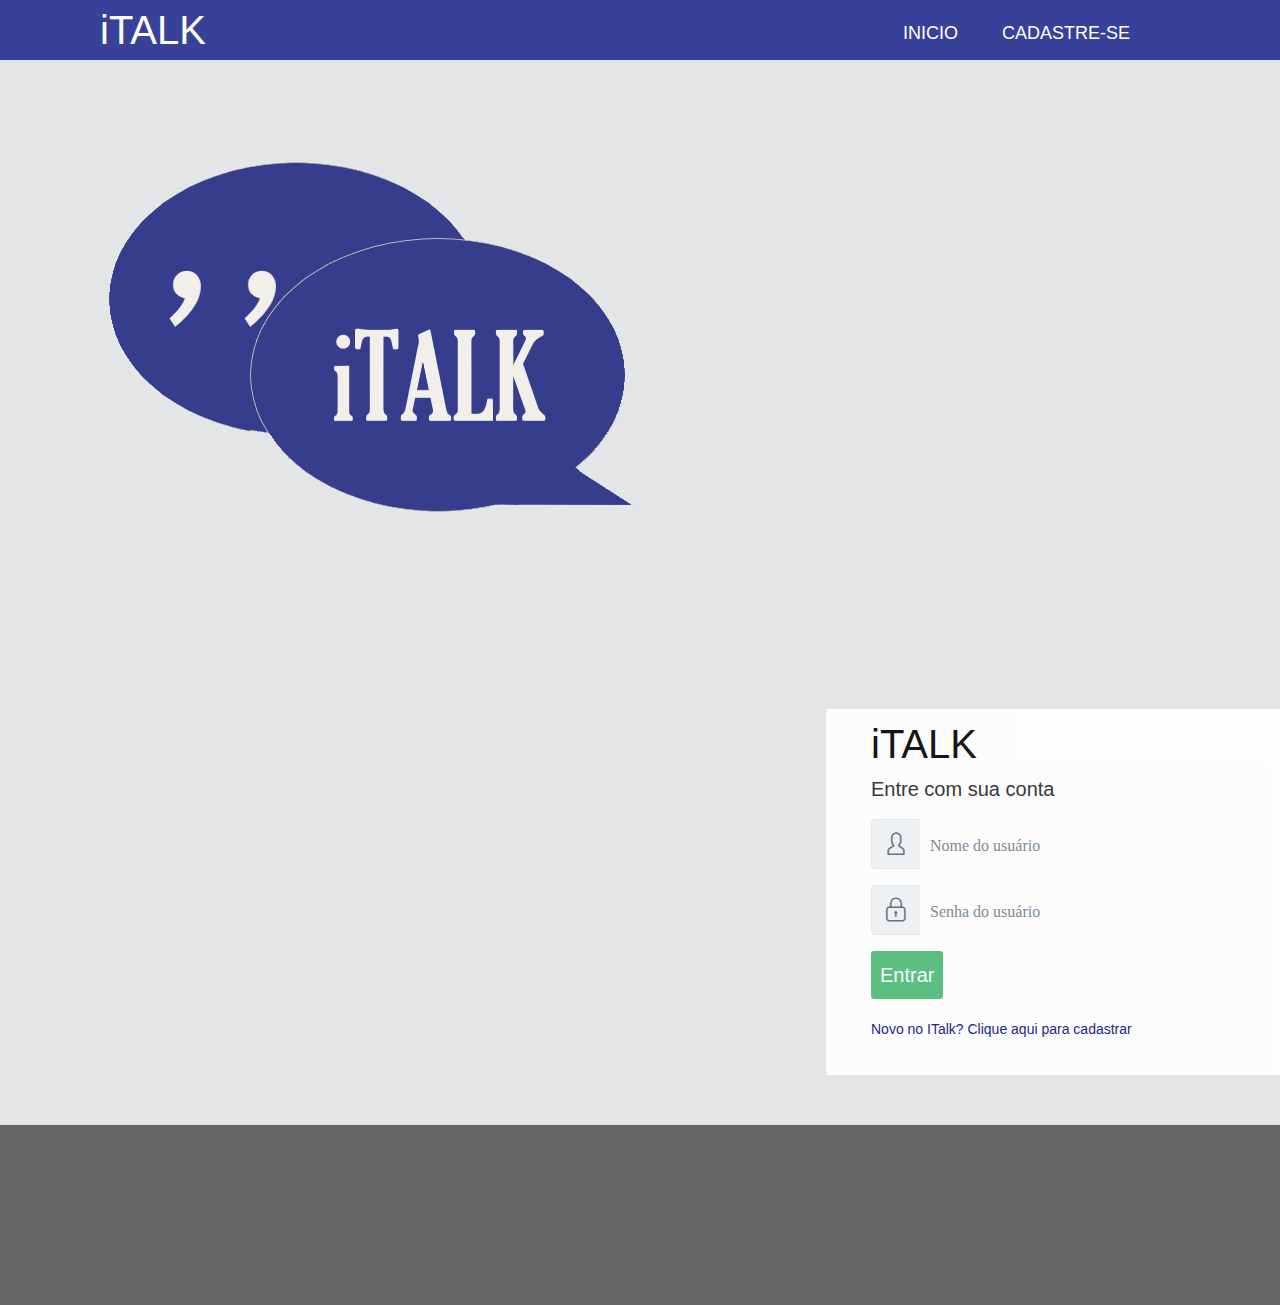
<file: index.html>
<!DOCTYPE html>
<html>
<head>
    <meta content-type="application/json">
    <meta charset="utf-8">
    <title>Italk - Home</title>
    <link rel="stylesheet" href="assets/css/estilo.css" type="text/css">
    <link rel="stylesheet" href="assets/coreui-free-bootstrap-admin-template-master/css/style.min.css">
    <link rel="stylesheet"
        href="assets/coreui-free-bootstrap-admin-template-master/vendors/simple-line-icons/css/simple-line-icons.css">
    <link rel="stylesheet"
        href="assets/coreui-free-bootstrap-admin-template-master/vendors/font-awesome/css/font-awesome.min.css">
    <link rel="stylesheet"
        href="assets/coreui-free-bootstrap-admin-template-master/vendors/@coreui/icons/css/coreui-icons.min.css">
    <link href="https://fonts.googleapis.com/css?family=Open+Sans+Condensed:300&display=swap" rel="stylesheet">
    <link href="https://fonts.googleapis.com/css?family=Livvic&display=swap" rel="stylesheet">
</head>
<body>
    <!-- barra de navegação -->
    <header id="cabecalho">
        <a  href="index.html"> <span id="logo">iTALK</span></a>
        <nav id="barra-navegacao">
            <a class="link" href="index.html">INICIO</a>
            <a class="link" href="cadastro.html">CADASTRE-SE</a>
        </nav>
    </header>
    <main>
        <div id="conteudo-boas-vindas">
            <img src="img/logo.png">
        </div>
        <div id="tela-login">
            <div id="head-login">
                <p id="logo-login">iTALK</p>
                <span id="subtitulo-login">Entre com sua conta</span>
            </div>
            <div>
                <div class="input-group mb-3">
                    <div class="input-group-prepend">
                        <span class="input-group-text">
                            <i class="icons font-2xl cui-user"></i>
                        </span>
                    </div>
                    <input id="nome" class="form-control" type="text" placeholder="Nome do usuário">
                </div>
                <div>
                    <div class="input-group mb-3">
                        <div class="input-group-prepend">
                            <span class="input-group-text">
                                <i class="icon-lock icons font-2xl"></i>
                            </span>
                        </div>
                        <input id="senha" class="form-control" type="password" placeholder="Senha do usuário" required>
                    </div>
                </div>
            </div>
            <div id="footer-login">
                <div class="div-footer">
                    <button class="btn-success" id="btn-entrar">Entrar</button>
                </div>
                <div class="div-footer">
                    <span id="link-cadastro"><a href="cadastro.html">Novo no ITalk? Clique aqui para cadastrar</a></span>
                </div>
            </div>
        </div>
        
    </main>
    <footer>
        <div id="res">


        </div>
    </footer>
    <script src="assets/js/jquery.min.js" type="text/javascript"></script>
    <script src="assets/js/conexao_api.js" type="text/javascript"></script>
    <script src="assets/js/login.js" type="text/javascript"></script>
</body>


</html>
</file>
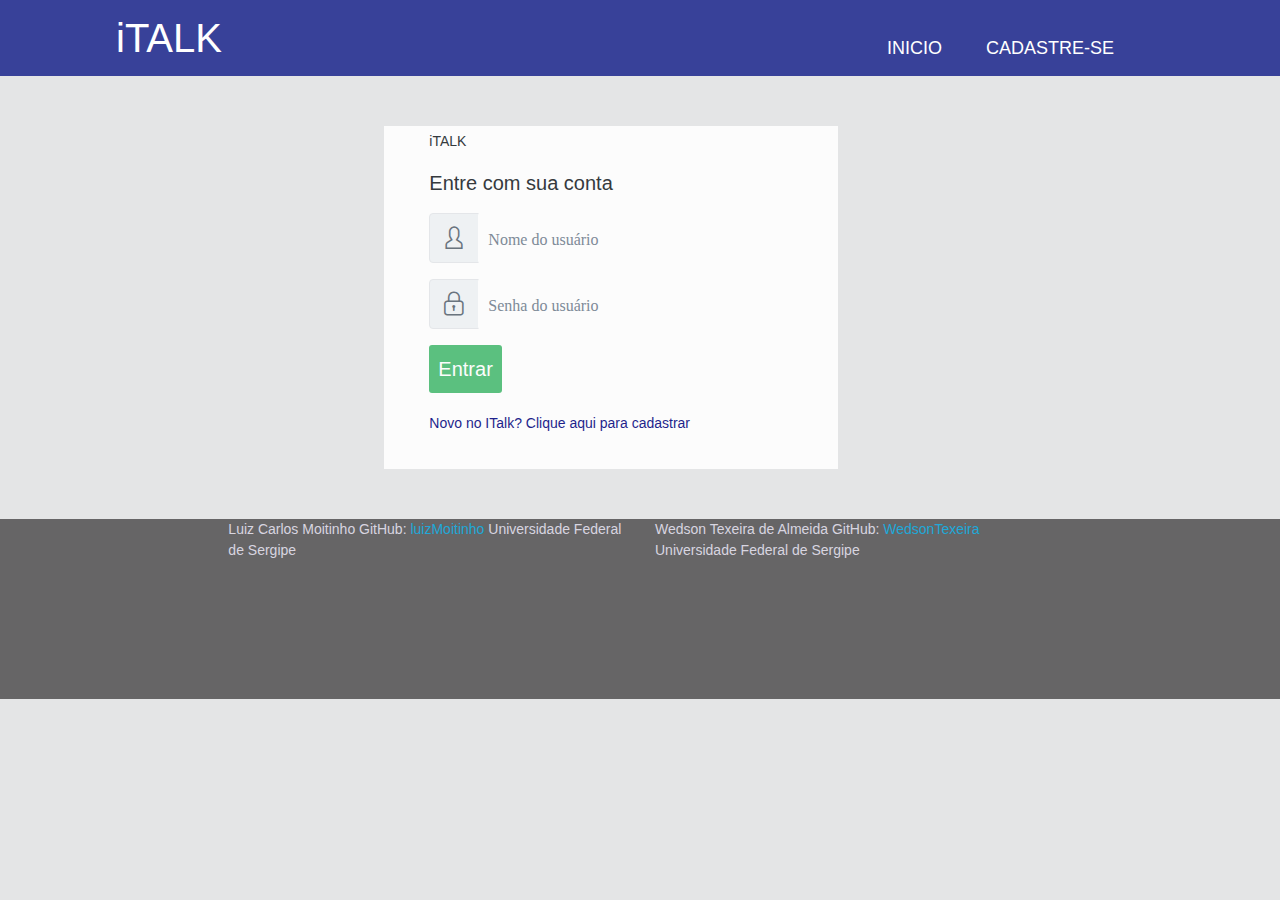
<file: views/index.html>
<!DOCTYPE html>
<html>

<head>
    <meta content-type="application/json">
    <meta charset="utf-8">
    <title>Italk - Home</title>
    <link rel="stylesheet" href="../assets/css/estilo.css" type="text/css">
    <link rel="stylesheet" href="../assets/coreui-free-bootstrap-admin-template-master/css/style.min.css">
    <link rel="stylesheet"
        href="../assets/coreui-free-bootstrap-admin-template-master/vendors/simple-line-icons/css/simple-line-icons.css">
    <link rel="stylesheet"
        href="../assets/coreui-free-bootstrap-admin-template-master/vendors/font-awesome/css/font-awesome.min.css">
    <link rel="stylesheet"
        href="../assets/coreui-free-bootstrap-admin-template-master/vendors/@coreui/icons/css/coreui-icons.min.css">
    <link href="https://fonts.googleapis.com/css?family=Open+Sans+Condensed:300&display=swap" rel="stylesheet">
    <link href="https://fonts.googleapis.com/css?family=Livvic&display=swap" rel="stylesheet">
</head>

<body id="corpo">
    <!-- barra de navegação -->
    <header class="navbar" id="cabecalho">
        <a href="index.html"> <span id="logo">iTALK</span></a>
        <nav id="barra-navegacao">
            <a class="link" href="index.html">INICIO</a>
            <a class="link" href="cadastro.html">CADASTRE-SE</a>
        </nav>
    </header>
    <main class="container-fluid">
        <div class="row">
            <div class="col-sm-8 ">
                <div id="tela-login" class="">
                    <div id="head-login">
                        <p id="titulo-tela-login">iTALK</p>
                        <span id="subtitulo-login">Entre com sua conta</span>
                    </div>
                    <form>
                        <div>
                            <div class="input-group mb-3">
                                <div class="input-group-prepend">
                                    <span class="input-group-text">
                                        <i class="icons font-2xl cui-user"></i>
                                    </span>
                                </div>
                                <input id="nome" class="form-control" type="text" placeholder="Nome do usuário" req>
                            </div>
                            <div>
                                <div class="input-group mb-3">
                                    <div class="input-group-prepend">
                                        <span class="input-group-text">
                                            <i class="icon-lock icons font-2xl"></i>
                                        </span>
                                    </div>
                                    <input id="senha" class="form-control" type="password"
                                        placeholder="Senha do usuário" required>
                                </div>
                            </div>
                        </div>
                    </form>
                    <div id="footer-login">
                        <div class="div-footer">
                            <button class="btn-success" id="btn-entrar">Entrar</button>
                        </div>
                        <div class="div-footer">
                            <span id="link-cadastro">
                                <a href="cadastro.html">Novo no ITalk? Clique aqui para
                                    cadastrar</a></span>
                        </div>
                    </div>
                </div>
            </div>
        </div>
    </main>

    <footer class="container-fluid">
        <div class="row centro" >
            <div class="apresentacao-footer col-md-4">
                <span>Luiz Carlos Moitinho</span>
                <span>GitHub: <a href="https://github.com/luizmoitinho" target="_blank" >luizMoitinho</a></span>
                <span class="ufs">Universidade Federal de Sergipe</span>
            </div>
            <div class="apresentacao-footer col-md-4">
                    <span>Wedson Texeira de Almeida</span>
                    <span>GitHub: <a href="https://github.com/WedsonTeixeira" target="_blank">WedsonTexeira</a></span>
                    <span class="ufs">Universidade Federal de Sergipe</span>
                </div>
    </footer>
    <script src="../assets/js/jquery.min.js" type="text/javascript"></script>
    <script src="../assets/js/Library.js" type="text/javascript"></script>
    <script src="../assets/js/baseChat.js" type="text/javascript"></script>
    <script src="../assets/js/login.js" type="text/javascript"></script>
</body>

</html>
</file>
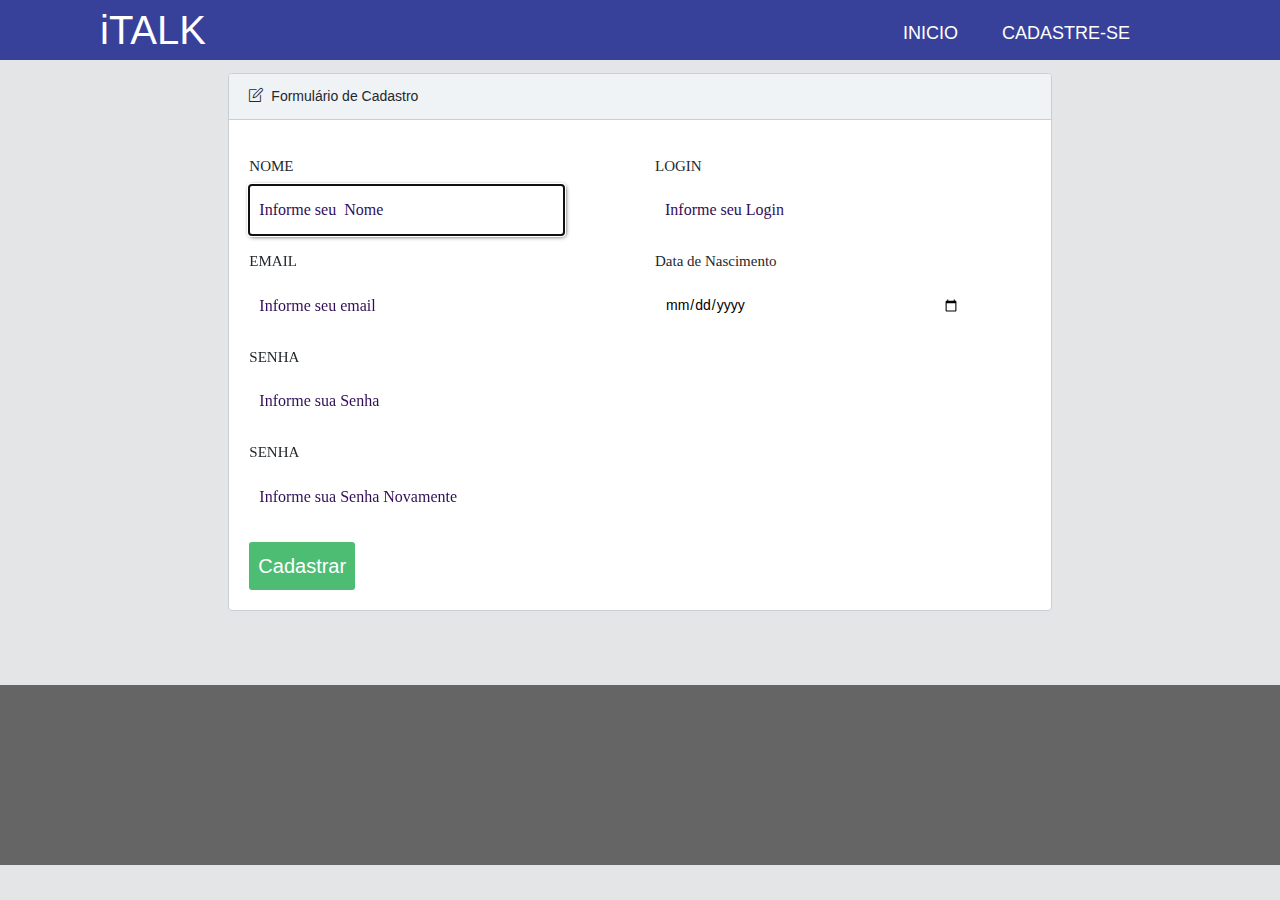
<file: cadastro.html>
<html lang="pt-br">

<head>
    <meta charset="utf-8">
    <title>Italk - Cadastro</title>
    <link rel="stylesheet" href="assets/css/estilo.css" type="text/css">
    <link rel="stylesheet" href="assets/coreui-free-bootstrap-admin-template-master/css/style.min.css">


    <link rel="stylesheet"
        href="assets/coreui-free-bootstrap-admin-template-master/vendors/simple-line-icons/css/simple-line-icons.css">
    <link rel="stylesheet"
        href="assets/coreui-free-bootstrap-admin-template-master/vendors/font-awesome/css/font-awesome.min.css">
    <link rel="stylesheet"
        href="assets/coreui-free-bootstrap-admin-template-master/vendors/@coreui/icons/css/coreui-icons.min.css">



    <link href="https://fonts.googleapis.com/css?family=Open+Sans+Condensed:300&display=swap" rel="stylesheet">
    <link href="https://fonts.googleapis.com/css?family=Livvic&display=swap" rel="stylesheet">
</head>

<body>
    <!-- barra de navegação -->
    <header id="cabecalho">
            <a  href="index.html"> <span id="logo">iTALK</span></a>
        <nav id="barra-navegacao">
            <a class="link" href="index.html">INICIO</a></li>
            <a class="link" href="cadastro.html">CADASTRE-SE</a>
        </nav>
    </header>
    <main class="col-md-12">
        <div class="row tela-cadastro centro">
            <div class="col-md-8">
                <div class="card" id="ui-view">
                    <div>
                        <div class="card-header">
                            <i class="icon-note"></i>Formulário de Cadastro
                        </div>
                    </div>
                    <div class="card-body">
                        <form class="center">
                            <div class="row">
                                <div class="col-md-6">
                                    <div>
                                        <label fo="nome">NOME</label>
                                        <input type="text" id="nome" placeholder="Informe seu  Nome" autofocus required>
                                    </div>
                                    <div>
                                        <label for="email">EMAIL</label>
                                        <input type="email" id="email" placeholder="Informe seu email" required>
                                    </div>
                                    <div>
                                        <label for="senha">SENHA</label>
                                        <input type="password" id="senha" placeholder="Informe sua Senha" required>
                                    </div>
                                    <div>
                                        <label for="consenha">SENHA</label>
                                        <input type="password" id="consenha" placeholder="Informe sua Senha Novamente" required>
                                    </div>

                                </div>
                                <div class="col-md-6">
                                    <div>
                                        <label fo="nome">LOGIN</label>
                                        <input type="text" id="login" placeholder="Informe seu Login" required>
                                    </div>
                                    <div>
                                        <label for="email">Data de Nascimento</label>
                                        <input type="date" id="data-nasc" required>
                                    </div>
                                </div>
                            </div>
                            <button id="btn-cadastrar" class="btn-success">Cadastrar</button>
                        </form>
                    </div>
                </div>
            </div>
        </div>
    </main>

    <footer>

    </footer>
    <script src="assets/js/jquery.min.js></script>
</body>

</html>
</file>
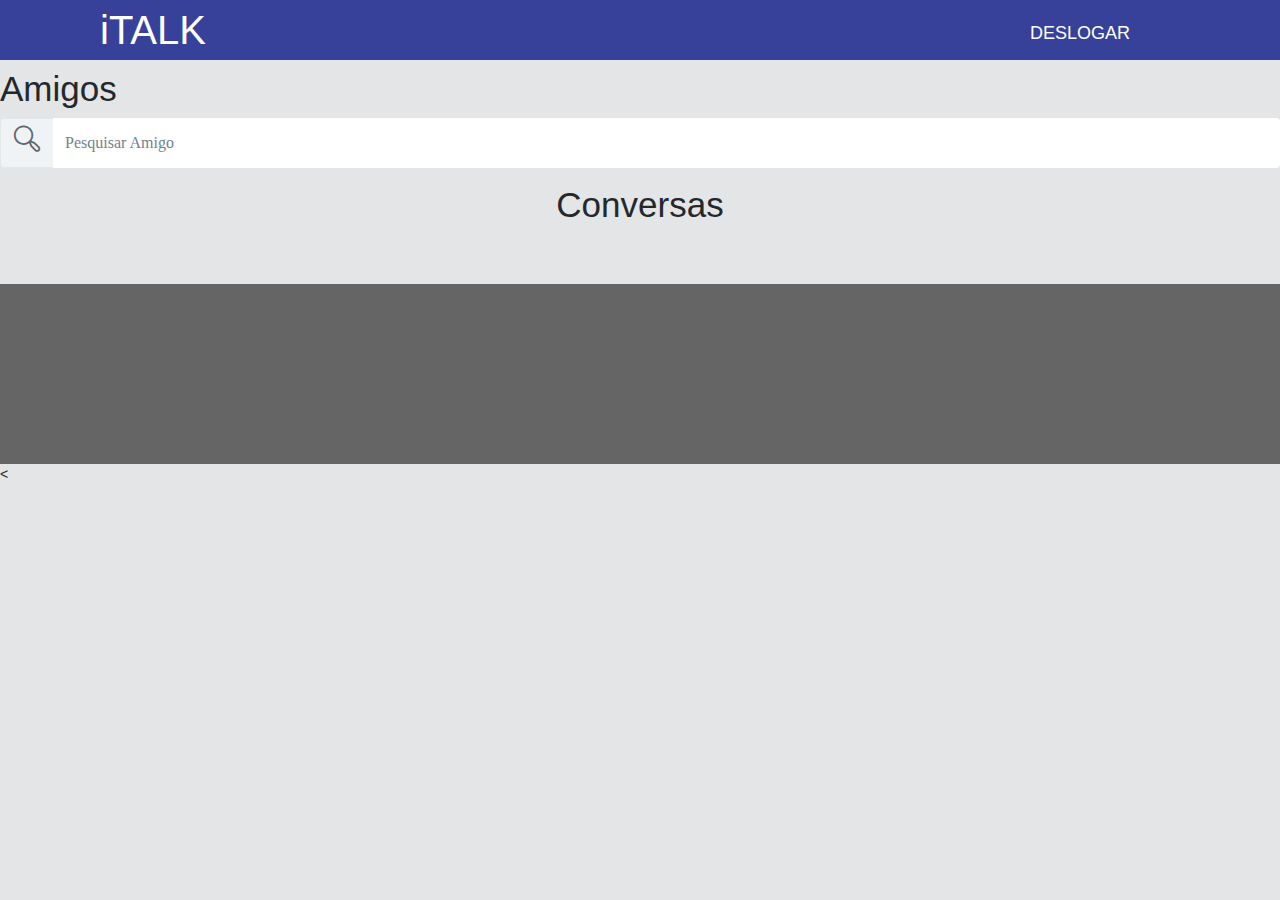
<file: home.html>
<html lang="pt-br">

<head>
    <meta charset="utf-8">
    <title>Italk - Cadastro</title>
    <script src="assets/js/home.js"></script>
    <link rel="stylesheet" href="assets/css/estilo.css" type="text/css">
    <link rel="stylesheet" href="assets/coreui-free-bootstrap-admin-template-master/css/style.min.css">
    <link rel="stylesheet"
        href="assets/coreui-free-bootstrap-admin-template-master/vendors/simple-line-icons/css/simple-line-icons.css">
    <link rel="stylesheet"
        href="assets/coreui-free-bootstrap-admin-template-master/vendors/font-awesome/css/font-awesome.min.css">
    <link rel="stylesheet"
        href="assets/coreui-free-bootstrap-admin-template-master/vendors/@coreui/icons/css/coreui-icons.min.css">
    <link href="https://fonts.googleapis.com/css?family=Open+Sans+Condensed:300&display=swap" rel="stylesheet">
    <link href="https://fonts.googleapis.com/css?family=Livvic&display=swap" rel="stylesheet">
</head>

<body>
    <!-- barra de navegação -->
    <header id="cabecalho">
        <a href="index.html"> <span id="logo">iTALK</span></a>
        <nav id="barra-navegacao">
            <a class="link" onclick="Deslogar();" href="index.html">DESLOGAR</a></li>
        </nav>
    </header>
    <div id="FundoTelaLogin">
        <h1></h1>
        <div id="LadoEsquerdo">
            <h1 id="CorA">Amigos</h1>
            <div id="BotaoPes">
                <div class="input-group mb-3">

                    <div class="input-group-prepend">
                        <span class="input-group-text">
                            <i class="cui-magnifying-glass h2"></i>
                        </span>
                    </div>
                    <input id="nome" class="form-control" type="text" placeholder="Pesquisar Amigo"">
                </div>
            </div>

        </div>
        <div id="LadoDireito">
            <h1 style="text-align: center">Conversas</h1>

        </div>
    </div>

    <footer>

    </footer>
    <
    <script src="assets/js/jquery.min.js"></script>
</body>

</html>
</file>
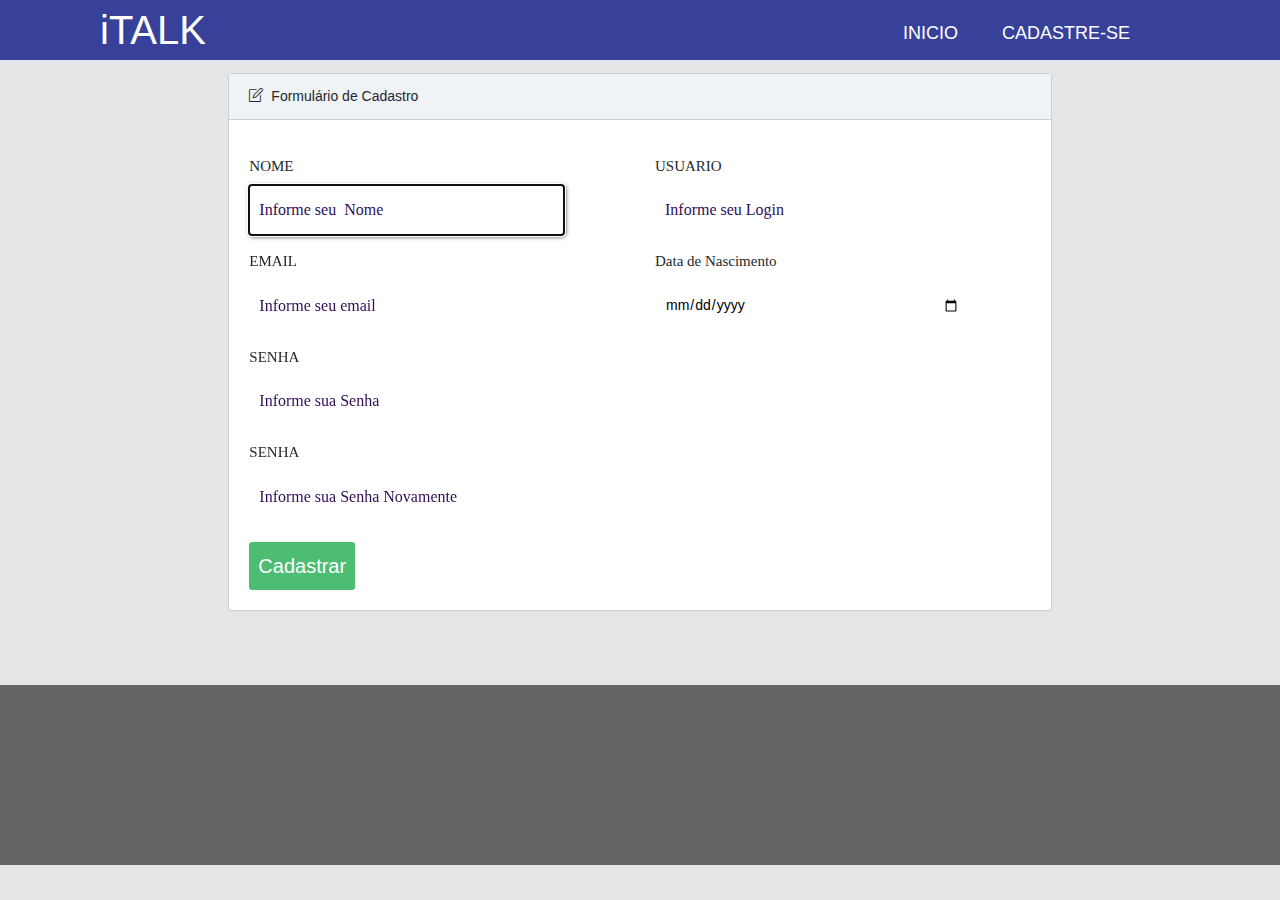
<file: views/cadastro.html>
<html lang="pt-br">

<head>
    <meta charset="utf-8">
    <title>Italk - Cadastro</title>
    <link rel="stylesheet" href="../assets/css/estilo.css" type="text/css">
    <link rel="stylesheet" href="../assets/coreui-free-bootstrap-admin-template-master/css/style.min.css">
    <link rel="stylesheet"
        href="../assets/coreui-free-bootstrap-admin-template-master/vendors/simple-line-icons/css/simple-line-icons.css">
    <link rel="../stylesheet"
        href="../assets/coreui-free-bootstrap-admin-template-master/vendors/font-awesome/css/font-awesome.min.css">
    <link rel="stylesheet"
        href="../assets/coreui-free-bootstrap-admin-template-master/vendors/@coreui/icons/css/coreui-icons.min.css">
    <link href="https://fonts.googleapis.com/css?family=Open+Sans+Condensed:300&display=swap" rel="stylesheet">
    <link href="https://fonts.googleapis.com/css?family=Livvic&display=swap" rel="stylesheet">
</head>

<body>
    <!-- barra de navegação -->
    <header id="cabecalho">
        <a href="index.html"> <span id="logo">iTALK</span></a>
        <nav id="barra-navegacao">
            <a class="link" href="index.html">INICIO</a></li>
            <a class="link" href="cadastro.html">CADASTRE-SE</a>
        </nav>
    </header>
    <main class="col-md-12">
        <div class="row centro">  
            <div class="" id= "avisos">

            </div>  
        </div>
        <div class="row tela-cadastro centro">
            <div class="col-md-8">
                <div class="card" id="ui-view">
                    <div>
                        <div class="card-header">
                            <i class="icon-note"></i>Formulário de Cadastro
                        </div>
                    </div>
                    <div class="card-body">
                        <form class="center" name="CadastroUsuario">
                            <div class="row">
                                <div class="col-md-6">
                                    <div>
                                        <label for="nome">NOME</label>
                                        <input type="text" id="nome" placeholder="Informe seu  Nome" autofocus>
                                    </div>
                                    <div>
                                        <label for="email">EMAIL</label>
                                        <input type="email" id="email" placeholder="Informe seu email">
                                    </div>
                                    <div>
                                        <label for="senha">SENHA</label>
                                        <input type="password" id="senha" placeholder="Informe sua Senha">
                                    </div>
                                    <div>
                                        <label for="confirmasenha">SENHA</label>
                                        <input type="password" id="confirmasenha"
                                            placeholder="Informe sua Senha Novamente">
                                    </div>

                                </div>
                                <div class="col-md-6">
                                    <div>
                                        <label for="usuario">USUARIO</label>
                                        <input type="text" id="usuario" placeholder="Informe seu Login">
                                    </div>
                                    <div>
                                        <label for="data-nasc">Data de Nascimento</label>
                                        <input type="date" id="data-nasc">
                                    </div>
                                </div>
                            </div>
                            <div id="btn-cadastrar" class="btn-success">Cadastrar</div>
                        </form>
                    </div>
                </div>
            </div>
        </div>

    </main>

    <footer>

    </footer>
    <script src="../assets/js/jquery.min.js"></script>
    <script src="../assets/js/Library.js"></script>
    <script src="../assets/js/cadastro.js"></script>
</body>

</html>
</file>
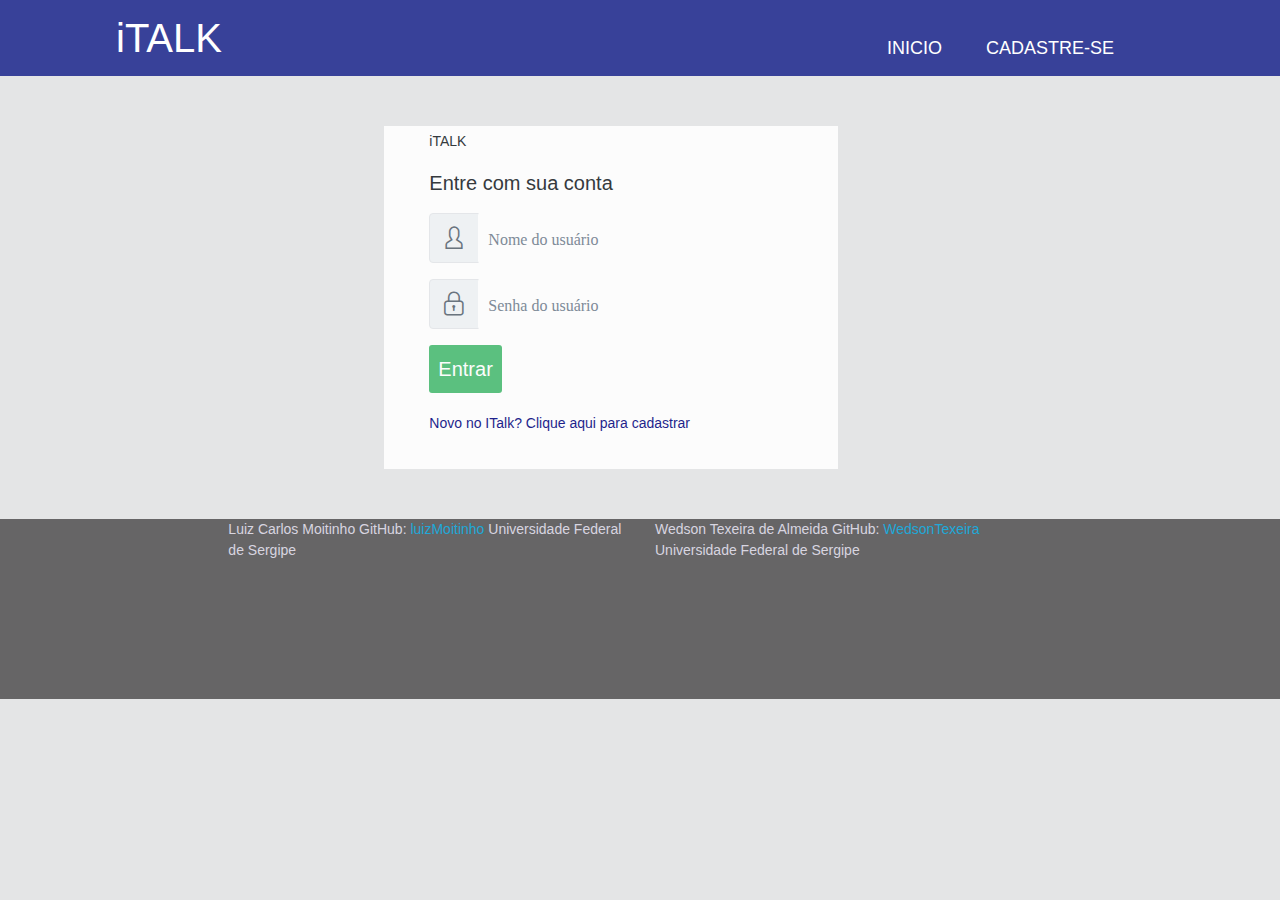
<file: views/home.html>
<html lang="pt-br">

<head>
    <script src="../assets/js/sessionUser.js"></script>
    <meta charset="utf-8">
    <title>Italk - Home</title>
    <link rel="stylesheet" href="../assets/css/estilo.css" type="text/css">
    <link rel="stylesheet" href="../assets/coreui-free-bootstrap-admin-template-master/css/style.min.css">
    <link rel="stylesheet"
        href="../assets/coreui-free-bootstrap-admin-template-master/vendors/simple-line-icons/css/simple-line-icons.css">
    <link rel="stylesheet"
        href="../assets/coreui-free-bootstrap-admin-template-master/vendors/font-awesome/css/font-awesome.min.css">
    <link rel="stylesheet"
        href="../assets/coreui-free-bootstrap-admin-template-master/vendors/@coreui/icons/css/coreui-icons.min.css">
    <link href="https://fonts.googleapis.com/css?family=Open+Sans+Condensed:300&display=swap" rel="stylesheet">
    <link href="https://fonts.googleapis.com/css?family=Livvic&display=swap" rel="stylesheet">

</head>

<body id="corpo">
    <!-- barra de navegação -->
    <header class="navbar" id="cabecalho">
        <a href="index.html" class="navbar-brand"> <span id="logo">iTALK</span></a>
        <nav id="barra-navegacao">
            <div id="btn-sair">
                <span id="nome-usuario"> </span>
                <i class=" icon-logout icons font-2xl"></i>
                <span>Sair</span>
            </div>
        </nav>
    </header>
    <main>
        <div class="container-fluid">
            <div class="row " id="painel-contatos">
                <div class="col-sm-4 list-group" id="lista-contatos">
                    <nav class="navbar  border-bottom ">
                        <span class="navbar-brand btn" id="painel-meus-contatos">Contatos</span>
                        <i class="icons font-2xl cui-user-follow btn" id="painel-adicionar"> </i>
                    </nav>
                    <ol class="nav flex-column" id="ListaAmigos"></ol>
                    <ol class="nav flex-column" id="ListaNovosContatos"></ol>
                </div>
                <div class="col-sm-8" id="conversa">
                    <nav class="navbar border-bottom ">
                        <span class="navbar-brand ">Conversa</span>
                    </nav>
                    <div id="conteudo-conversa">

                    </div>

                    <input class="form-control" placeholder="Digite uma mensagem" id="inputMensagem" type="text">
                    <button id="BotaoEnviar" onclick="EnviarMensagem();">Enviar Mensagem</button>

                </div>
            </div>
        </div>
    </main>
    <script src="../assets/js/jquery.min.js"></script>
    <script src="../assets/js/baseChat.js"></script>
    <script src="../assets/js/Library.js"></script>
    <script src="../assets/js/home.js"></script>
    <script src="../assets/js/requisicoes.js"></script>
    
</body>

</html>
</file>
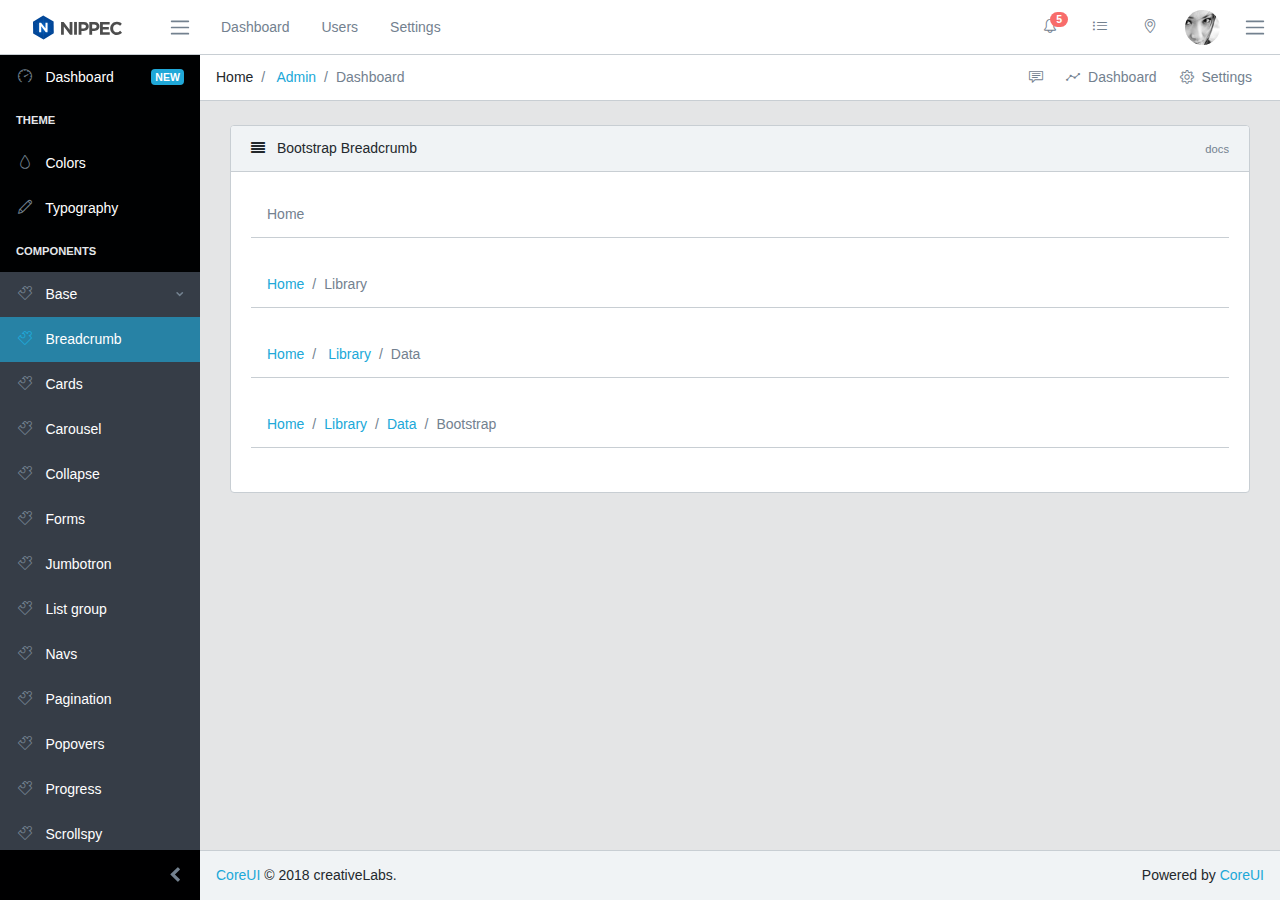
<file: assets/coreui-free-bootstrap-admin-template-master/base/breadcrumb.html>
<!DOCTYPE html>
<!--
* CoreUI - Free Bootstrap Admin Template
* @version v2.0.0
* @link https://coreui.io
* Copyright (c) 2018 creativeLabs Łukasz Holeczek
* Licensed under MIT (https://coreui.io/license)
-->

<html lang="en">
  <head>
    <base href="./../">
    <meta charset="utf-8">
    <meta http-equiv="X-UA-Compatible" content="IE=edge">
    <meta name="viewport" content="width=device-width, initial-scale=1.0, shrink-to-fit=no">
    <meta name="description" content="CoreUI - Open Source Bootstrap Admin Template">
    <meta name="author" content="Łukasz Holeczek">
    <meta name="keyword" content="Bootstrap,Admin,Template,Open,Source,jQuery,CSS,HTML,RWD,Dashboard">
    <title>CoreUI Free Bootstrap Admin Template</title>
    <!-- Icons-->
    <link href="vendors/@coreui/icons/css/coreui-icons.min.css" rel="stylesheet">
    <link href="vendors/flag-icon-css/css/flag-icon.min.css" rel="stylesheet">
    <link href="vendors/font-awesome/css/font-awesome.min.css" rel="stylesheet">
    <link href="vendors/simple-line-icons/css/simple-line-icons.css" rel="stylesheet">
    <!-- Main styles for this application-->
    <link href="css/style.css" rel="stylesheet">
    <link href="vendors/pace-progress/css/pace.min.css" rel="stylesheet">
  </head>
  <body class="app header-fixed sidebar-fixed aside-menu-fixed sidebar-lg-show">
    <header class="app-header navbar">
      <button class="navbar-toggler sidebar-toggler d-lg-none mr-auto" type="button" data-toggle="sidebar-show">
        <span class="navbar-toggler-icon"></span>
      </button>
      <a class="navbar-brand" href="#">
        <img class="navbar-brand-full" src="img/brand/logo.svg" width="89" height="25" alt="CoreUI Logo">
        <img class="navbar-brand-minimized" src="img/brand/sygnet.svg" width="30" height="30" alt="CoreUI Logo">
      </a>
      <button class="navbar-toggler sidebar-toggler d-md-down-none" type="button" data-toggle="sidebar-lg-show">
        <span class="navbar-toggler-icon"></span>
      </button>
      <ul class="nav navbar-nav d-md-down-none">
        <li class="nav-item px-3">
          <a class="nav-link" href="#">Dashboard</a>
        </li>
        <li class="nav-item px-3">
          <a class="nav-link" href="#">Users</a>
        </li>
        <li class="nav-item px-3">
          <a class="nav-link" href="#">Settings</a>
        </li>
      </ul>
      <ul class="nav navbar-nav ml-auto">
        <li class="nav-item d-md-down-none">
          <a class="nav-link" href="#">
            <i class="icon-bell"></i>
            <span class="badge badge-pill badge-danger">5</span>
          </a>
        </li>
        <li class="nav-item d-md-down-none">
          <a class="nav-link" href="#">
            <i class="icon-list"></i>
          </a>
        </li>
        <li class="nav-item d-md-down-none">
          <a class="nav-link" href="#">
            <i class="icon-location-pin"></i>
          </a>
        </li>
        <li class="nav-item dropdown">
          <a class="nav-link" data-toggle="dropdown" href="#" role="button" aria-haspopup="true" aria-expanded="false">
            <img class="img-avatar" src="img/avatars/6.jpg" alt="admin@bootstrapmaster.com">
          </a>
          <div class="dropdown-menu dropdown-menu-right">
            <div class="dropdown-header text-center">
              <strong>Account</strong>
            </div>
            <a class="dropdown-item" href="#">
              <i class="fa fa-bell-o"></i> Updates
              <span class="badge badge-info">42</span>
            </a>
            <a class="dropdown-item" href="#">
              <i class="fa fa-envelope-o"></i> Messages
              <span class="badge badge-success">42</span>
            </a>
            <a class="dropdown-item" href="#">
              <i class="fa fa-tasks"></i> Tasks
              <span class="badge badge-danger">42</span>
            </a>
            <a class="dropdown-item" href="#">
              <i class="fa fa-comments"></i> Comments
              <span class="badge badge-warning">42</span>
            </a>
            <div class="dropdown-header text-center">
              <strong>Settings</strong>
            </div>
            <a class="dropdown-item" href="#">
              <i class="fa fa-user"></i> Profile</a>
            <a class="dropdown-item" href="#">
              <i class="fa fa-wrench"></i> Settings</a>
            <a class="dropdown-item" href="#">
              <i class="fa fa-usd"></i> Payments
              <span class="badge badge-secondary">42</span>
            </a>
            <a class="dropdown-item" href="#">
              <i class="fa fa-file"></i> Projects
              <span class="badge badge-primary">42</span>
            </a>
            <div class="divider"></div>
            <a class="dropdown-item" href="#">
              <i class="fa fa-shield"></i> Lock Account</a>
            <a class="dropdown-item" href="#">
              <i class="fa fa-lock"></i> Logout</a>
          </div>
        </li>
      </ul>
      <button class="navbar-toggler aside-menu-toggler d-md-down-none" type="button" data-toggle="aside-menu-lg-show">
        <span class="navbar-toggler-icon"></span>
      </button>
      <button class="navbar-toggler aside-menu-toggler d-lg-none" type="button" data-toggle="aside-menu-show">
        <span class="navbar-toggler-icon"></span>
      </button>
    </header>
    <div class="app-body">
      <div class="sidebar">
        <nav class="sidebar-nav">
          <ul class="nav">
            <li class="nav-item">
              <a class="nav-link" href="index.html">
                <i class="nav-icon icon-speedometer"></i> Dashboard
                <span class="badge badge-primary">NEW</span>
              </a>
            </li>
            <li class="nav-title">Theme</li>
            <li class="nav-item">
              <a class="nav-link" href="colors.html">
                <i class="nav-icon icon-drop"></i> Colors</a>
            </li>
            <li class="nav-item">
              <a class="nav-link" href="typography.html">
                <i class="nav-icon icon-pencil"></i> Typography</a>
            </li>
            <li class="nav-title">Components</li>
            <li class="nav-item nav-dropdown">
              <a class="nav-link nav-dropdown-toggle" href="#">
                <i class="nav-icon icon-puzzle"></i> Base</a>
              <ul class="nav-dropdown-items">
                <li class="nav-item">
                  <a class="nav-link" href="base/breadcrumb.html">
                    <i class="nav-icon icon-puzzle"></i> Breadcrumb</a>
                </li>
                <li class="nav-item">
                  <a class="nav-link" href="base/cards.html">
                    <i class="nav-icon icon-puzzle"></i> Cards</a>
                </li>
                <li class="nav-item">
                  <a class="nav-link" href="base/carousel.html">
                    <i class="nav-icon icon-puzzle"></i> Carousel</a>
                </li>
                <li class="nav-item">
                  <a class="nav-link" href="base/collapse.html">
                    <i class="nav-icon icon-puzzle"></i> Collapse</a>
                </li>
                <li class="nav-item">
                  <a class="nav-link" href="base/forms.html">
                    <i class="nav-icon icon-puzzle"></i> Forms</a>
                </li>
                <li class="nav-item">
                  <a class="nav-link" href="base/jumbotron.html">
                    <i class="nav-icon icon-puzzle"></i> Jumbotron</a>
                </li>
                <li class="nav-item">
                  <a class="nav-link" href="base/list-group.html">
                    <i class="nav-icon icon-puzzle"></i> List group</a>
                </li>
                <li class="nav-item">
                  <a class="nav-link" href="base/navs.html">
                    <i class="nav-icon icon-puzzle"></i> Navs</a>
                </li>
                <li class="nav-item">
                  <a class="nav-link" href="base/pagination.html">
                    <i class="nav-icon icon-puzzle"></i> Pagination</a>
                </li>
                <li class="nav-item">
                  <a class="nav-link" href="base/popovers.html">
                    <i class="nav-icon icon-puzzle"></i> Popovers</a>
                </li>
                <li class="nav-item">
                  <a class="nav-link" href="base/progress.html">
                    <i class="nav-icon icon-puzzle"></i> Progress</a>
                </li>
                <li class="nav-item">
                  <a class="nav-link" href="base/scrollspy.html">
                    <i class="nav-icon icon-puzzle"></i> Scrollspy</a>
                </li>
                <li class="nav-item">
                  <a class="nav-link" href="base/switches.html">
                    <i class="nav-icon icon-puzzle"></i> Switches</a>
                </li>
                <li class="nav-item">
                  <a class="nav-link" href="base/tables.html">
                    <i class="nav-icon icon-puzzle"></i> Tables</a>
                </li>
                <li class="nav-item">
                  <a class="nav-link" href="base/tabs.html">
                    <i class="nav-icon icon-puzzle"></i> Tabs</a>
                </li>
                <li class="nav-item">
                  <a class="nav-link" href="base/tooltips.html">
                    <i class="nav-icon icon-puzzle"></i> Tooltips</a>
                </li>
              </ul>
            </li>
            <li class="nav-item nav-dropdown">
              <a class="nav-link nav-dropdown-toggle" href="#">
                <i class="nav-icon icon-cursor"></i> Buttons</a>
              <ul class="nav-dropdown-items">
                <li class="nav-item">
                  <a class="nav-link" href="buttons/buttons.html">
                    <i class="nav-icon icon-cursor"></i> Buttons</a>
                </li>
                <li class="nav-item">
                  <a class="nav-link" href="buttons/button-group.html">
                    <i class="nav-icon icon-cursor"></i> Buttons Group</a>
                </li>
                <li class="nav-item">
                  <a class="nav-link" href="buttons/dropdowns.html">
                    <i class="nav-icon icon-cursor"></i> Dropdowns</a>
                </li>
                <li class="nav-item">
                  <a class="nav-link" href="buttons/brand-buttons.html">
                    <i class="nav-icon icon-cursor"></i> Brand Buttons</a>
                </li>
              </ul>
            </li>
            <li class="nav-item">
              <a class="nav-link" href="charts.html">
                <i class="nav-icon icon-pie-chart"></i> Charts</a>
            </li>
            <li class="nav-item nav-dropdown">
              <a class="nav-link nav-dropdown-toggle" href="#">
                <i class="nav-icon icon-star"></i> Icons</a>
              <ul class="nav-dropdown-items">
                <li class="nav-item">
                  <a class="nav-link" href="icons/coreui-icons.html">
                    <i class="nav-icon icon-star"></i> CoreUI Icons
                    <span class="badge badge-success">NEW</span>
                  </a>
                  <a class="nav-link" href="icons/flags.html">
                    <i class="nav-icon icon-star"></i> Flags</a>
                </li>
                <li class="nav-item">
                  <a class="nav-link" href="icons/font-awesome.html">
                    <i class="nav-icon icon-star"></i> Font Awesome
                    <span class="badge badge-secondary">4.7</span>
                  </a>
                </li>
                <li class="nav-item">
                  <a class="nav-link" href="icons/simple-line-icons.html">
                    <i class="nav-icon icon-star"></i> Simple Line Icons</a>
                </li>
              </ul>
            </li>
            <li class="nav-item nav-dropdown">
              <a class="nav-link nav-dropdown-toggle" href="#">
                <i class="nav-icon icon-bell"></i> Notifications</a>
              <ul class="nav-dropdown-items">
                <li class="nav-item">
                  <a class="nav-link" href="notifications/alerts.html">
                    <i class="nav-icon icon-bell"></i> Alerts</a>
                </li>
                <li class="nav-item">
                  <a class="nav-link" href="notifications/badge.html">
                    <i class="nav-icon icon-bell"></i> Badge</a>
                </li>
                <li class="nav-item">
                  <a class="nav-link" href="notifications/modals.html">
                    <i class="nav-icon icon-bell"></i> Modals</a>
                </li>
              </ul>
            </li>
            <li class="nav-item">
              <a class="nav-link" href="widgets.html">
                <i class="nav-icon icon-calculator"></i> Widgets
                <span class="badge badge-primary">NEW</span>
              </a>
            </li>
            <li class="divider"></li>
            <li class="nav-title">Extras</li>
            <li class="nav-item nav-dropdown">
              <a class="nav-link nav-dropdown-toggle" href="#">
                <i class="nav-icon icon-star"></i> Pages</a>
              <ul class="nav-dropdown-items">
                <li class="nav-item">
                  <a class="nav-link" href="login.html" target="_top">
                    <i class="nav-icon icon-star"></i> Login</a>
                </li>
                <li class="nav-item">
                  <a class="nav-link" href="register.html" target="_top">
                    <i class="nav-icon icon-star"></i> Register</a>
                </li>
                <li class="nav-item">
                  <a class="nav-link" href="404.html" target="_top">
                    <i class="nav-icon icon-star"></i> Error 404</a>
                </li>
                <li class="nav-item">
                  <a class="nav-link" href="500.html" target="_top">
                    <i class="nav-icon icon-star"></i> Error 500</a>
                </li>
              </ul>
            </li>
            <li class="nav-item mt-auto">
              <a class="nav-link nav-link-success" href="https://coreui.io" target="_top">
                <i class="nav-icon icon-cloud-download"></i> Download CoreUI</a>
            </li>
            <li class="nav-item">
              <a class="nav-link nav-link-danger" href="https://coreui.io/pro/" target="_top">
                <i class="nav-icon icon-layers"></i> Try CoreUI
                <strong>PRO</strong>
              </a>
            </li>
          </ul>
        </nav>
        <button class="sidebar-minimizer brand-minimizer" type="button"></button>
      </div>
      <main class="main">
        <!-- Breadcrumb-->
        <ol class="breadcrumb">
          <li class="breadcrumb-item">Home</li>
          <li class="breadcrumb-item">
            <a href="#">Admin</a>
          </li>
          <li class="breadcrumb-item active">Dashboard</li>
          <!-- Breadcrumb Menu-->
          <li class="breadcrumb-menu d-md-down-none">
            <div class="btn-group" role="group" aria-label="Button group">
              <a class="btn" href="#">
                <i class="icon-speech"></i>
              </a>
              <a class="btn" href="./">
                <i class="icon-graph"></i>  Dashboard</a>
              <a class="btn" href="#">
                <i class="icon-settings"></i>  Settings</a>
            </div>
          </li>
        </ol>
        <div class="container-fluid">
          <div class="animated fadeIn">
            <div class="row">
              <div class="col-lg-12">
                <div class="card">
                  <div class="card-header">
                    <i class="fa fa-align-justify"></i> Bootstrap Breadcrumb
                    <div class="card-header-actions">
                      <a class="card-header-action" href="http://coreui.io/docs/components/bootstrap-breadcrumb/" target="_blank">
                        <small class="text-muted">docs</small>
                      </a>
                    </div>
                  </div>
                  <div class="card-body">
                    <nav aria-label="breadcrumb" role="navigation">
                      <ol class="breadcrumb">
                        <li class="breadcrumb-item active" aria-current="page">Home</li>
                      </ol>
                    </nav>
                    <nav aria-label="breadcrumb" role="navigation">
                      <ol class="breadcrumb">
                        <li class="breadcrumb-item">
                          <a href="#">Home</a>
                        </li>
                        <li class="breadcrumb-item active" aria-current="page">Library</li>
                      </ol>
                    </nav>
                    <nav aria-label="breadcrumb" role="navigation">
                      <ol class="breadcrumb">
                        <li class="breadcrumb-item">
                          <a href="#">Home</a>
                        </li>
                        <li class="breadcrumb-item">
                          <a href="#">Library</a>
                        </li>
                        <li class="breadcrumb-item active" aria-current="page">Data</li>
                      </ol>
                    </nav>
                    <nav class="breadcrumb">
                      <a class="breadcrumb-item" href="#">Home</a>
                      <a class="breadcrumb-item" href="#">Library</a>
                      <a class="breadcrumb-item" href="#">Data</a>
                      <span class="breadcrumb-item active">Bootstrap</span>
                    </nav>
                  </div>
                </div>
              </div>
            </div>
            <!-- /.row-->
          </div>
        </div>
      </main>
      <aside class="aside-menu">
        <ul class="nav nav-tabs" role="tablist">
          <li class="nav-item">
            <a class="nav-link active" data-toggle="tab" href="#timeline" role="tab">
              <i class="icon-list"></i>
            </a>
          </li>
          <li class="nav-item">
            <a class="nav-link" data-toggle="tab" href="#messages" role="tab">
              <i class="icon-speech"></i>
            </a>
          </li>
          <li class="nav-item">
            <a class="nav-link" data-toggle="tab" href="#settings" role="tab">
              <i class="icon-settings"></i>
            </a>
          </li>
        </ul>
        <!-- Tab panes-->
        <div class="tab-content">
          <div class="tab-pane active" id="timeline" role="tabpanel">
            <div class="list-group list-group-accent">
              <div class="list-group-item list-group-item-accent-secondary bg-light text-center font-weight-bold text-muted text-uppercase small">Today</div>
              <div class="list-group-item list-group-item-accent-warning list-group-item-divider">
                <div class="avatar float-right">
                  <img class="img-avatar" src="img/avatars/7.jpg" alt="admin@bootstrapmaster.com">
                </div>
                <div>Meeting with
                  <strong>Lucas</strong>
                </div>
                <small class="text-muted mr-3">
                  <i class="icon-calendar"></i>  1 - 3pm</small>
                <small class="text-muted">
                  <i class="icon-location-pin"></i>  Palo Alto, CA</small>
              </div>
              <div class="list-group-item list-group-item-accent-info">
                <div class="avatar float-right">
                  <img class="img-avatar" src="img/avatars/4.jpg" alt="admin@bootstrapmaster.com">
                </div>
                <div>Skype with
                  <strong>Megan</strong>
                </div>
                <small class="text-muted mr-3">
                  <i class="icon-calendar"></i>  4 - 5pm</small>
                <small class="text-muted">
                  <i class="icon-social-skype"></i>  On-line</small>
              </div>
              <div class="list-group-item list-group-item-accent-secondary bg-light text-center font-weight-bold text-muted text-uppercase small">Tomorrow</div>
              <div class="list-group-item list-group-item-accent-danger list-group-item-divider">
                <div>New UI Project -
                  <strong>deadline</strong>
                </div>
                <small class="text-muted mr-3">
                  <i class="icon-calendar"></i>  10 - 11pm</small>
                <small class="text-muted">
                  <i class="icon-home"></i>  creativeLabs HQ</small>
                <div class="avatars-stack mt-2">
                  <div class="avatar avatar-xs">
                    <img class="img-avatar" src="img/avatars/2.jpg" alt="admin@bootstrapmaster.com">
                  </div>
                  <div class="avatar avatar-xs">
                    <img class="img-avatar" src="img/avatars/3.jpg" alt="admin@bootstrapmaster.com">
                  </div>
                  <div class="avatar avatar-xs">
                    <img class="img-avatar" src="img/avatars/4.jpg" alt="admin@bootstrapmaster.com">
                  </div>
                  <div class="avatar avatar-xs">
                    <img class="img-avatar" src="img/avatars/5.jpg" alt="admin@bootstrapmaster.com">
                  </div>
                  <div class="avatar avatar-xs">
                    <img class="img-avatar" src="img/avatars/6.jpg" alt="admin@bootstrapmaster.com">
                  </div>
                </div>
              </div>
              <div class="list-group-item list-group-item-accent-success list-group-item-divider">
                <div>
                  <strong>#10 Startups.Garden</strong> Meetup</div>
                <small class="text-muted mr-3">
                  <i class="icon-calendar"></i>  1 - 3pm</small>
                <small class="text-muted">
                  <i class="icon-location-pin"></i>  Palo Alto, CA</small>
              </div>
              <div class="list-group-item list-group-item-accent-primary list-group-item-divider">
                <div>
                  <strong>Team meeting</strong>
                </div>
                <small class="text-muted mr-3">
                  <i class="icon-calendar"></i>  4 - 6pm</small>
                <small class="text-muted">
                  <i class="icon-home"></i>  creativeLabs HQ</small>
                <div class="avatars-stack mt-2">
                  <div class="avatar avatar-xs">
                    <img class="img-avatar" src="img/avatars/2.jpg" alt="admin@bootstrapmaster.com">
                  </div>
                  <div class="avatar avatar-xs">
                    <img class="img-avatar" src="img/avatars/3.jpg" alt="admin@bootstrapmaster.com">
                  </div>
                  <div class="avatar avatar-xs">
                    <img class="img-avatar" src="img/avatars/4.jpg" alt="admin@bootstrapmaster.com">
                  </div>
                  <div class="avatar avatar-xs">
                    <img class="img-avatar" src="img/avatars/5.jpg" alt="admin@bootstrapmaster.com">
                  </div>
                  <div class="avatar avatar-xs">
                    <img class="img-avatar" src="img/avatars/6.jpg" alt="admin@bootstrapmaster.com">
                  </div>
                  <div class="avatar avatar-xs">
                    <img class="img-avatar" src="img/avatars/7.jpg" alt="admin@bootstrapmaster.com">
                  </div>
                  <div class="avatar avatar-xs">
                    <img class="img-avatar" src="img/avatars/8.jpg" alt="admin@bootstrapmaster.com">
                  </div>
                </div>
              </div>
            </div>
          </div>
          <div class="tab-pane p-3" id="messages" role="tabpanel">
            <div class="message">
              <div class="py-3 pb-5 mr-3 float-left">
                <div class="avatar">
                  <img class="img-avatar" src="img/avatars/7.jpg" alt="admin@bootstrapmaster.com">
                  <span class="avatar-status badge-success"></span>
                </div>
              </div>
              <div>
                <small class="text-muted">Lukasz Holeczek</small>
                <small class="text-muted float-right mt-1">1:52 PM</small>
              </div>
              <div class="text-truncate font-weight-bold">Lorem ipsum dolor sit amet</div>
              <small class="text-muted">Lorem ipsum dolor sit amet, consectetur adipisicing elit, sed do eiusmod tempor incididunt...</small>
            </div>
            <hr>
            <div class="message">
              <div class="py-3 pb-5 mr-3 float-left">
                <div class="avatar">
                  <img class="img-avatar" src="img/avatars/7.jpg" alt="admin@bootstrapmaster.com">
                  <span class="avatar-status badge-success"></span>
                </div>
              </div>
              <div>
                <small class="text-muted">Lukasz Holeczek</small>
                <small class="text-muted float-right mt-1">1:52 PM</small>
              </div>
              <div class="text-truncate font-weight-bold">Lorem ipsum dolor sit amet</div>
              <small class="text-muted">Lorem ipsum dolor sit amet, consectetur adipisicing elit, sed do eiusmod tempor incididunt...</small>
            </div>
            <hr>
            <div class="message">
              <div class="py-3 pb-5 mr-3 float-left">
                <div class="avatar">
                  <img class="img-avatar" src="img/avatars/7.jpg" alt="admin@bootstrapmaster.com">
                  <span class="avatar-status badge-success"></span>
                </div>
              </div>
              <div>
                <small class="text-muted">Lukasz Holeczek</small>
                <small class="text-muted float-right mt-1">1:52 PM</small>
              </div>
              <div class="text-truncate font-weight-bold">Lorem ipsum dolor sit amet</div>
              <small class="text-muted">Lorem ipsum dolor sit amet, consectetur adipisicing elit, sed do eiusmod tempor incididunt...</small>
            </div>
            <hr>
            <div class="message">
              <div class="py-3 pb-5 mr-3 float-left">
                <div class="avatar">
                  <img class="img-avatar" src="img/avatars/7.jpg" alt="admin@bootstrapmaster.com">
                  <span class="avatar-status badge-success"></span>
                </div>
              </div>
              <div>
                <small class="text-muted">Lukasz Holeczek</small>
                <small class="text-muted float-right mt-1">1:52 PM</small>
              </div>
              <div class="text-truncate font-weight-bold">Lorem ipsum dolor sit amet</div>
              <small class="text-muted">Lorem ipsum dolor sit amet, consectetur adipisicing elit, sed do eiusmod tempor incididunt...</small>
            </div>
            <hr>
            <div class="message">
              <div class="py-3 pb-5 mr-3 float-left">
                <div class="avatar">
                  <img class="img-avatar" src="img/avatars/7.jpg" alt="admin@bootstrapmaster.com">
                  <span class="avatar-status badge-success"></span>
                </div>
              </div>
              <div>
                <small class="text-muted">Lukasz Holeczek</small>
                <small class="text-muted float-right mt-1">1:52 PM</small>
              </div>
              <div class="text-truncate font-weight-bold">Lorem ipsum dolor sit amet</div>
              <small class="text-muted">Lorem ipsum dolor sit amet, consectetur adipisicing elit, sed do eiusmod tempor incididunt...</small>
            </div>
          </div>
          <div class="tab-pane p-3" id="settings" role="tabpanel">
            <h6>Settings</h6>
            <div class="aside-options">
              <div class="clearfix mt-4">
                <small>
                  <b>Option 1</b>
                </small>
                <label class="switch switch-label switch-pill switch-success switch-sm float-right">
                  <input class="switch-input" type="checkbox" checked="">
                  <span class="switch-slider" data-checked="On" data-unchecked="Off"></span>
                </label>
              </div>
              <div>
                <small class="text-muted">Lorem ipsum dolor sit amet, consectetur adipisicing elit, sed do eiusmod tempor incididunt ut labore et dolore magna aliqua.</small>
              </div>
            </div>
            <div class="aside-options">
              <div class="clearfix mt-3">
                <small>
                  <b>Option 2</b>
                </small>
                <label class="switch switch-label switch-pill switch-success switch-sm float-right">
                  <input class="switch-input" type="checkbox">
                  <span class="switch-slider" data-checked="On" data-unchecked="Off"></span>
                </label>
              </div>
              <div>
                <small class="text-muted">Lorem ipsum dolor sit amet, consectetur adipisicing elit, sed do eiusmod tempor incididunt ut labore et dolore magna aliqua.</small>
              </div>
            </div>
            <div class="aside-options">
              <div class="clearfix mt-3">
                <small>
                  <b>Option 3</b>
                </small>
                <label class="switch switch-label switch-pill switch-success switch-sm float-right">
                  <input class="switch-input" type="checkbox">
                  <span class="switch-slider" data-checked="On" data-unchecked="Off"></span>
                </label>
              </div>
            </div>
            <div class="aside-options">
              <div class="clearfix mt-3">
                <small>
                  <b>Option 4</b>
                </small>
                <label class="switch switch-label switch-pill switch-success switch-sm float-right">
                  <input class="switch-input" type="checkbox" checked="">
                  <span class="switch-slider" data-checked="On" data-unchecked="Off"></span>
                </label>
              </div>
            </div>
            <hr>
            <h6>System Utilization</h6>
            <div class="text-uppercase mb-1 mt-4">
              <small>
                <b>CPU Usage</b>
              </small>
            </div>
            <div class="progress progress-xs">
              <div class="progress-bar bg-info" role="progressbar" style="width: 25%" aria-valuenow="25" aria-valuemin="0" aria-valuemax="100"></div>
            </div>
            <small class="text-muted">348 Processes. 1/4 Cores.</small>
            <div class="text-uppercase mb-1 mt-2">
              <small>
                <b>Memory Usage</b>
              </small>
            </div>
            <div class="progress progress-xs">
              <div class="progress-bar bg-warning" role="progressbar" style="width: 70%" aria-valuenow="70" aria-valuemin="0" aria-valuemax="100"></div>
            </div>
            <small class="text-muted">11444GB/16384MB</small>
            <div class="text-uppercase mb-1 mt-2">
              <small>
                <b>SSD 1 Usage</b>
              </small>
            </div>
            <div class="progress progress-xs">
              <div class="progress-bar bg-danger" role="progressbar" style="width: 95%" aria-valuenow="95" aria-valuemin="0" aria-valuemax="100"></div>
            </div>
            <small class="text-muted">243GB/256GB</small>
            <div class="text-uppercase mb-1 mt-2">
              <small>
                <b>SSD 2 Usage</b>
              </small>
            </div>
            <div class="progress progress-xs">
              <div class="progress-bar bg-success" role="progressbar" style="width: 10%" aria-valuenow="10" aria-valuemin="0" aria-valuemax="100"></div>
            </div>
            <small class="text-muted">25GB/256GB</small>
          </div>
        </div>
      </aside>
    </div>
    <footer class="app-footer">
      <div>
        <a href="https://coreui.io">CoreUI</a>
        <span>&copy; 2018 creativeLabs.</span>
      </div>
      <div class="ml-auto">
        <span>Powered by</span>
        <a href="https://coreui.io">CoreUI</a>
      </div>
    </footer>
    <!-- CoreUI and necessary plugins-->
    <script src="vendors/jquery/js/jquery.min.js"></script>
    <script src="vendors/popper.js/js/popper.min.js"></script>
    <script src="vendors/bootstrap/js/bootstrap.min.js"></script>
    <script src="vendors/pace-progress/js/pace.min.js"></script>
    <script src="vendors/perfect-scrollbar/js/perfect-scrollbar.min.js"></script>
    <script src="vendors/@coreui/coreui/js/coreui.min.js"></script>
  </body>
</html>
</file>
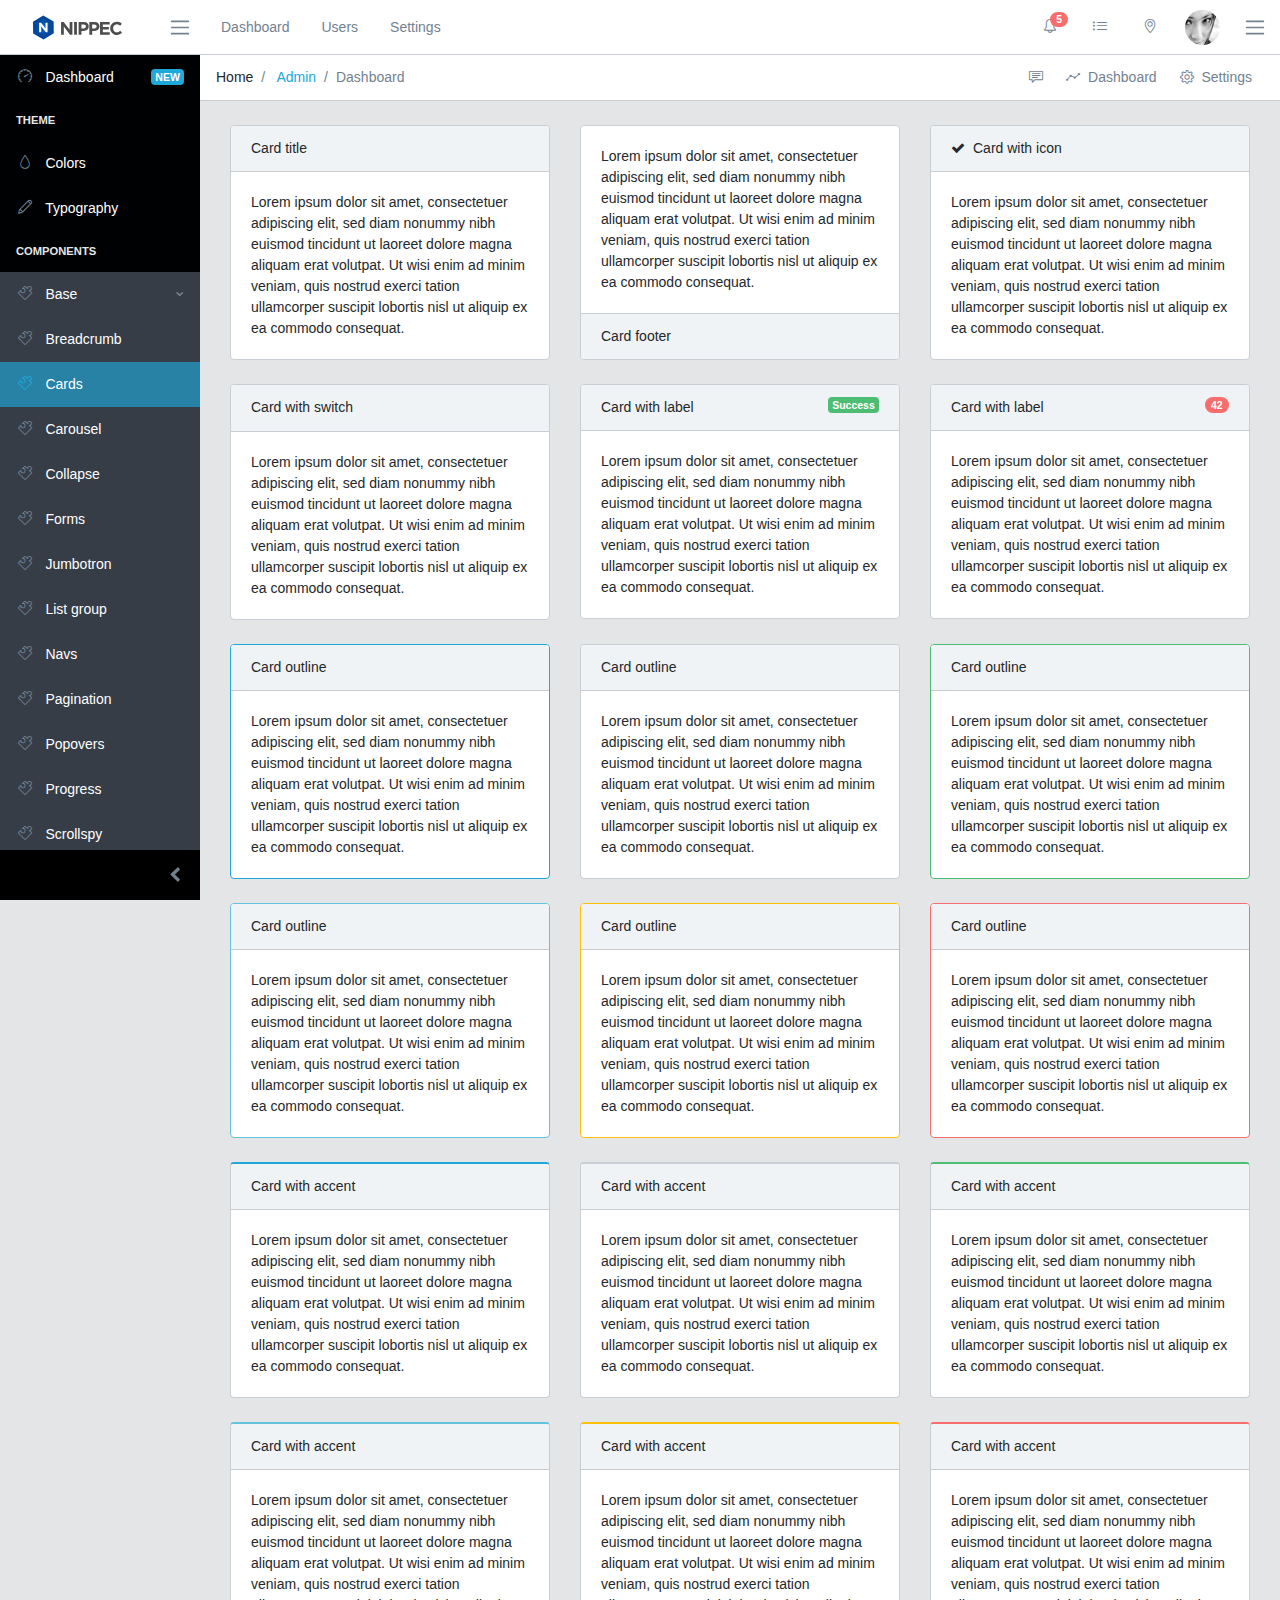
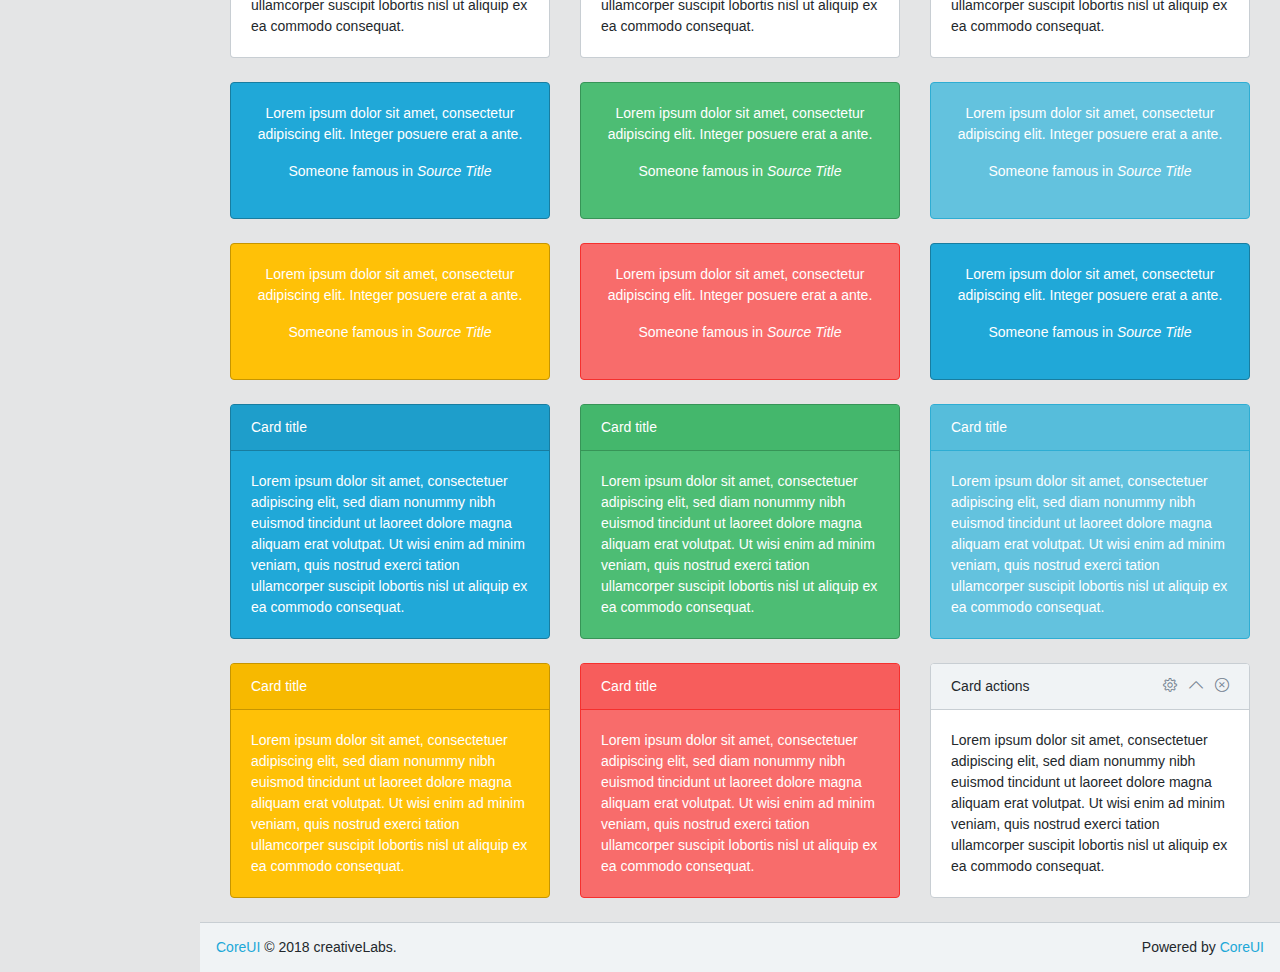
<file: assets/coreui-free-bootstrap-admin-template-master/base/cards.html>
<!DOCTYPE html>
<!--
* CoreUI - Free Bootstrap Admin Template
* @version v2.0.0
* @link https://coreui.io
* Copyright (c) 2018 creativeLabs Łukasz Holeczek
* Licensed under MIT (https://coreui.io/license)
-->

<html lang="en">
  <head>
    <base href="./../">
    <meta charset="utf-8">
    <meta http-equiv="X-UA-Compatible" content="IE=edge">
    <meta name="viewport" content="width=device-width, initial-scale=1.0, shrink-to-fit=no">
    <meta name="description" content="CoreUI - Open Source Bootstrap Admin Template">
    <meta name="author" content="Łukasz Holeczek">
    <meta name="keyword" content="Bootstrap,Admin,Template,Open,Source,jQuery,CSS,HTML,RWD,Dashboard">
    <title>CoreUI Free Bootstrap Admin Template</title>
    <!-- Icons-->
    <link href="vendors/@coreui/icons/css/coreui-icons.min.css" rel="stylesheet">
    <link href="vendors/flag-icon-css/css/flag-icon.min.css" rel="stylesheet">
    <link href="vendors/font-awesome/css/font-awesome.min.css" rel="stylesheet">
    <link href="vendors/simple-line-icons/css/simple-line-icons.css" rel="stylesheet">
    <!-- Main styles for this application-->
    <link href="css/style.css" rel="stylesheet">
    <link href="vendors/pace-progress/css/pace.min.css" rel="stylesheet">
  </head>
  <body class="app header-fixed sidebar-fixed aside-menu-fixed sidebar-lg-show">
    <header class="app-header navbar">
      <button class="navbar-toggler sidebar-toggler d-lg-none mr-auto" type="button" data-toggle="sidebar-show">
        <span class="navbar-toggler-icon"></span>
      </button>
      <a class="navbar-brand" href="#">
        <img class="navbar-brand-full" src="img/brand/logo.svg" width="89" height="25" alt="CoreUI Logo">
        <img class="navbar-brand-minimized" src="img/brand/sygnet.svg" width="30" height="30" alt="CoreUI Logo">
      </a>
      <button class="navbar-toggler sidebar-toggler d-md-down-none" type="button" data-toggle="sidebar-lg-show">
        <span class="navbar-toggler-icon"></span>
      </button>
      <ul class="nav navbar-nav d-md-down-none">
        <li class="nav-item px-3">
          <a class="nav-link" href="#">Dashboard</a>
        </li>
        <li class="nav-item px-3">
          <a class="nav-link" href="#">Users</a>
        </li>
        <li class="nav-item px-3">
          <a class="nav-link" href="#">Settings</a>
        </li>
      </ul>
      <ul class="nav navbar-nav ml-auto">
        <li class="nav-item d-md-down-none">
          <a class="nav-link" href="#">
            <i class="icon-bell"></i>
            <span class="badge badge-pill badge-danger">5</span>
          </a>
        </li>
        <li class="nav-item d-md-down-none">
          <a class="nav-link" href="#">
            <i class="icon-list"></i>
          </a>
        </li>
        <li class="nav-item d-md-down-none">
          <a class="nav-link" href="#">
            <i class="icon-location-pin"></i>
          </a>
        </li>
        <li class="nav-item dropdown">
          <a class="nav-link" data-toggle="dropdown" href="#" role="button" aria-haspopup="true" aria-expanded="false">
            <img class="img-avatar" src="img/avatars/6.jpg" alt="admin@bootstrapmaster.com">
          </a>
          <div class="dropdown-menu dropdown-menu-right">
            <div class="dropdown-header text-center">
              <strong>Account</strong>
            </div>
            <a class="dropdown-item" href="#">
              <i class="fa fa-bell-o"></i> Updates
              <span class="badge badge-info">42</span>
            </a>
            <a class="dropdown-item" href="#">
              <i class="fa fa-envelope-o"></i> Messages
              <span class="badge badge-success">42</span>
            </a>
            <a class="dropdown-item" href="#">
              <i class="fa fa-tasks"></i> Tasks
              <span class="badge badge-danger">42</span>
            </a>
            <a class="dropdown-item" href="#">
              <i class="fa fa-comments"></i> Comments
              <span class="badge badge-warning">42</span>
            </a>
            <div class="dropdown-header text-center">
              <strong>Settings</strong>
            </div>
            <a class="dropdown-item" href="#">
              <i class="fa fa-user"></i> Profile</a>
            <a class="dropdown-item" href="#">
              <i class="fa fa-wrench"></i> Settings</a>
            <a class="dropdown-item" href="#">
              <i class="fa fa-usd"></i> Payments
              <span class="badge badge-secondary">42</span>
            </a>
            <a class="dropdown-item" href="#">
              <i class="fa fa-file"></i> Projects
              <span class="badge badge-primary">42</span>
            </a>
            <div class="divider"></div>
            <a class="dropdown-item" href="#">
              <i class="fa fa-shield"></i> Lock Account</a>
            <a class="dropdown-item" href="#">
              <i class="fa fa-lock"></i> Logout</a>
          </div>
        </li>
      </ul>
      <button class="navbar-toggler aside-menu-toggler d-md-down-none" type="button" data-toggle="aside-menu-lg-show">
        <span class="navbar-toggler-icon"></span>
      </button>
      <button class="navbar-toggler aside-menu-toggler d-lg-none" type="button" data-toggle="aside-menu-show">
        <span class="navbar-toggler-icon"></span>
      </button>
    </header>
    <div class="app-body">
      <div class="sidebar">
        <nav class="sidebar-nav">
          <ul class="nav">
            <li class="nav-item">
              <a class="nav-link" href="index.html">
                <i class="nav-icon icon-speedometer"></i> Dashboard
                <span class="badge badge-primary">NEW</span>
              </a>
            </li>
            <li class="nav-title">Theme</li>
            <li class="nav-item">
              <a class="nav-link" href="colors.html">
                <i class="nav-icon icon-drop"></i> Colors</a>
            </li>
            <li class="nav-item">
              <a class="nav-link" href="typography.html">
                <i class="nav-icon icon-pencil"></i> Typography</a>
            </li>
            <li class="nav-title">Components</li>
            <li class="nav-item nav-dropdown">
              <a class="nav-link nav-dropdown-toggle" href="#">
                <i class="nav-icon icon-puzzle"></i> Base</a>
              <ul class="nav-dropdown-items">
                <li class="nav-item">
                  <a class="nav-link" href="base/breadcrumb.html">
                    <i class="nav-icon icon-puzzle"></i> Breadcrumb</a>
                </li>
                <li class="nav-item">
                  <a class="nav-link" href="base/cards.html">
                    <i class="nav-icon icon-puzzle"></i> Cards</a>
                </li>
                <li class="nav-item">
                  <a class="nav-link" href="base/carousel.html">
                    <i class="nav-icon icon-puzzle"></i> Carousel</a>
                </li>
                <li class="nav-item">
                  <a class="nav-link" href="base/collapse.html">
                    <i class="nav-icon icon-puzzle"></i> Collapse</a>
                </li>
                <li class="nav-item">
                  <a class="nav-link" href="base/forms.html">
                    <i class="nav-icon icon-puzzle"></i> Forms</a>
                </li>
                <li class="nav-item">
                  <a class="nav-link" href="base/jumbotron.html">
                    <i class="nav-icon icon-puzzle"></i> Jumbotron</a>
                </li>
                <li class="nav-item">
                  <a class="nav-link" href="base/list-group.html">
                    <i class="nav-icon icon-puzzle"></i> List group</a>
                </li>
                <li class="nav-item">
                  <a class="nav-link" href="base/navs.html">
                    <i class="nav-icon icon-puzzle"></i> Navs</a>
                </li>
                <li class="nav-item">
                  <a class="nav-link" href="base/pagination.html">
                    <i class="nav-icon icon-puzzle"></i> Pagination</a>
                </li>
                <li class="nav-item">
                  <a class="nav-link" href="base/popovers.html">
                    <i class="nav-icon icon-puzzle"></i> Popovers</a>
                </li>
                <li class="nav-item">
                  <a class="nav-link" href="base/progress.html">
                    <i class="nav-icon icon-puzzle"></i> Progress</a>
                </li>
                <li class="nav-item">
                  <a class="nav-link" href="base/scrollspy.html">
                    <i class="nav-icon icon-puzzle"></i> Scrollspy</a>
                </li>
                <li class="nav-item">
                  <a class="nav-link" href="base/switches.html">
                    <i class="nav-icon icon-puzzle"></i> Switches</a>
                </li>
                <li class="nav-item">
                  <a class="nav-link" href="base/tables.html">
                    <i class="nav-icon icon-puzzle"></i> Tables</a>
                </li>
                <li class="nav-item">
                  <a class="nav-link" href="base/tabs.html">
                    <i class="nav-icon icon-puzzle"></i> Tabs</a>
                </li>
                <li class="nav-item">
                  <a class="nav-link" href="base/tooltips.html">
                    <i class="nav-icon icon-puzzle"></i> Tooltips</a>
                </li>
              </ul>
            </li>
            <li class="nav-item nav-dropdown">
              <a class="nav-link nav-dropdown-toggle" href="#">
                <i class="nav-icon icon-cursor"></i> Buttons</a>
              <ul class="nav-dropdown-items">
                <li class="nav-item">
                  <a class="nav-link" href="buttons/buttons.html">
                    <i class="nav-icon icon-cursor"></i> Buttons</a>
                </li>
                <li class="nav-item">
                  <a class="nav-link" href="buttons/button-group.html">
                    <i class="nav-icon icon-cursor"></i> Buttons Group</a>
                </li>
                <li class="nav-item">
                  <a class="nav-link" href="buttons/dropdowns.html">
                    <i class="nav-icon icon-cursor"></i> Dropdowns</a>
                </li>
                <li class="nav-item">
                  <a class="nav-link" href="buttons/brand-buttons.html">
                    <i class="nav-icon icon-cursor"></i> Brand Buttons</a>
                </li>
              </ul>
            </li>
            <li class="nav-item">
              <a class="nav-link" href="charts.html">
                <i class="nav-icon icon-pie-chart"></i> Charts</a>
            </li>
            <li class="nav-item nav-dropdown">
              <a class="nav-link nav-dropdown-toggle" href="#">
                <i class="nav-icon icon-star"></i> Icons</a>
              <ul class="nav-dropdown-items">
                <li class="nav-item">
                  <a class="nav-link" href="icons/coreui-icons.html">
                    <i class="nav-icon icon-star"></i> CoreUI Icons
                    <span class="badge badge-success">NEW</span>
                  </a>
                  <a class="nav-link" href="icons/flags.html">
                    <i class="nav-icon icon-star"></i> Flags</a>
                </li>
                <li class="nav-item">
                  <a class="nav-link" href="icons/font-awesome.html">
                    <i class="nav-icon icon-star"></i> Font Awesome
                    <span class="badge badge-secondary">4.7</span>
                  </a>
                </li>
                <li class="nav-item">
                  <a class="nav-link" href="icons/simple-line-icons.html">
                    <i class="nav-icon icon-star"></i> Simple Line Icons</a>
                </li>
              </ul>
            </li>
            <li class="nav-item nav-dropdown">
              <a class="nav-link nav-dropdown-toggle" href="#">
                <i class="nav-icon icon-bell"></i> Notifications</a>
              <ul class="nav-dropdown-items">
                <li class="nav-item">
                  <a class="nav-link" href="notifications/alerts.html">
                    <i class="nav-icon icon-bell"></i> Alerts</a>
                </li>
                <li class="nav-item">
                  <a class="nav-link" href="notifications/badge.html">
                    <i class="nav-icon icon-bell"></i> Badge</a>
                </li>
                <li class="nav-item">
                  <a class="nav-link" href="notifications/modals.html">
                    <i class="nav-icon icon-bell"></i> Modals</a>
                </li>
              </ul>
            </li>
            <li class="nav-item">
              <a class="nav-link" href="widgets.html">
                <i class="nav-icon icon-calculator"></i> Widgets
                <span class="badge badge-primary">NEW</span>
              </a>
            </li>
            <li class="divider"></li>
            <li class="nav-title">Extras</li>
            <li class="nav-item nav-dropdown">
              <a class="nav-link nav-dropdown-toggle" href="#">
                <i class="nav-icon icon-star"></i> Pages</a>
              <ul class="nav-dropdown-items">
                <li class="nav-item">
                  <a class="nav-link" href="login.html" target="_top">
                    <i class="nav-icon icon-star"></i> Login</a>
                </li>
                <li class="nav-item">
                  <a class="nav-link" href="register.html" target="_top">
                    <i class="nav-icon icon-star"></i> Register</a>
                </li>
                <li class="nav-item">
                  <a class="nav-link" href="404.html" target="_top">
                    <i class="nav-icon icon-star"></i> Error 404</a>
                </li>
                <li class="nav-item">
                  <a class="nav-link" href="500.html" target="_top">
                    <i class="nav-icon icon-star"></i> Error 500</a>
                </li>
              </ul>
            </li>
            <li class="nav-item mt-auto">
              <a class="nav-link nav-link-success" href="https://coreui.io" target="_top">
                <i class="nav-icon icon-cloud-download"></i> Download CoreUI</a>
            </li>
            <li class="nav-item">
              <a class="nav-link nav-link-danger" href="https://coreui.io/pro/" target="_top">
                <i class="nav-icon icon-layers"></i> Try CoreUI
                <strong>PRO</strong>
              </a>
            </li>
          </ul>
        </nav>
        <button class="sidebar-minimizer brand-minimizer" type="button"></button>
      </div>
      <main class="main">
        <!-- Breadcrumb-->
        <ol class="breadcrumb">
          <li class="breadcrumb-item">Home</li>
          <li class="breadcrumb-item">
            <a href="#">Admin</a>
          </li>
          <li class="breadcrumb-item active">Dashboard</li>
          <!-- Breadcrumb Menu-->
          <li class="breadcrumb-menu d-md-down-none">
            <div class="btn-group" role="group" aria-label="Button group">
              <a class="btn" href="#">
                <i class="icon-speech"></i>
              </a>
              <a class="btn" href="./">
                <i class="icon-graph"></i>  Dashboard</a>
              <a class="btn" href="#">
                <i class="icon-settings"></i>  Settings</a>
            </div>
          </li>
        </ol>
        <div class="container-fluid">
          <div class="animated fadeIn">
            <div class="row">
              <div class="col-sm-6 col-md-4">
                <div class="card">
                  <div class="card-header">Card title</div>
                  <div class="card-body">Lorem ipsum dolor sit amet, consectetuer adipiscing elit, sed diam nonummy nibh euismod tincidunt ut laoreet dolore magna aliquam erat volutpat. Ut wisi enim ad minim veniam, quis nostrud exerci tation ullamcorper suscipit lobortis nisl
                    ut aliquip ex ea commodo consequat.</div>
                </div>
              </div>
              <!-- /.col-->
              <div class="col-sm-6 col-md-4">
                <div class="card">
                  <div class="card-body">Lorem ipsum dolor sit amet, consectetuer adipiscing elit, sed diam nonummy nibh euismod tincidunt ut laoreet dolore magna aliquam erat volutpat. Ut wisi enim ad minim veniam, quis nostrud exerci tation ullamcorper suscipit lobortis nisl
                    ut aliquip ex ea commodo consequat.</div>
                  <div class="card-footer">Card footer</div>
                </div>
              </div>
              <!-- /.col-->
              <div class="col-sm-6 col-md-4">
                <div class="card">
                  <div class="card-header">
                    <i class="fa fa-check"></i>Card with icon</div>
                  <div class="card-body">Lorem ipsum dolor sit amet, consectetuer adipiscing elit, sed diam nonummy nibh euismod tincidunt ut laoreet dolore magna aliquam erat volutpat. Ut wisi enim ad minim veniam, quis nostrud exerci tation ullamcorper suscipit lobortis nisl
                    ut aliquip ex ea commodo consequat.</div>
                </div>
              </div>
              <!-- /.col-->
              <div class="col-sm-6 col-md-4">
                <div class="card">
                  <div class="card-header">Card with switch
                    <label class="switch switch-sm switch-text switch-info float-right mb-0">
                      <input class="switch-input" type="checkbox">
                      <span class="switch-label" data-on="On" data-off="Off"></span>
                      <span class="switch-handle"></span>
                    </label>
                  </div>
                  <div class="card-body">Lorem ipsum dolor sit amet, consectetuer adipiscing elit, sed diam nonummy nibh euismod tincidunt ut laoreet dolore magna aliquam erat volutpat. Ut wisi enim ad minim veniam, quis nostrud exerci tation ullamcorper suscipit lobortis nisl
                    ut aliquip ex ea commodo consequat.</div>
                </div>
              </div>
              <!-- /.col-->
              <div class="col-sm-6 col-md-4">
                <div class="card">
                  <div class="card-header">Card with label
                    <span class="badge badge-success float-right">Success</span>
                  </div>
                  <div class="card-body">Lorem ipsum dolor sit amet, consectetuer adipiscing elit, sed diam nonummy nibh euismod tincidunt ut laoreet dolore magna aliquam erat volutpat. Ut wisi enim ad minim veniam, quis nostrud exerci tation ullamcorper suscipit lobortis nisl
                    ut aliquip ex ea commodo consequat.</div>
                </div>
              </div>
              <!-- /.col-->
              <div class="col-sm-6 col-md-4">
                <div class="card">
                  <div class="card-header">Card with label
                    <span class="badge badge-pill badge-danger float-right">42</span>
                  </div>
                  <div class="card-body">Lorem ipsum dolor sit amet, consectetuer adipiscing elit, sed diam nonummy nibh euismod tincidunt ut laoreet dolore magna aliquam erat volutpat. Ut wisi enim ad minim veniam, quis nostrud exerci tation ullamcorper suscipit lobortis nisl
                    ut aliquip ex ea commodo consequat.</div>
                </div>
              </div>
              <!-- /.col-->
            </div>
            <!-- /.row-->
            <div class="row">
              <div class="col-sm-6 col-md-4">
                <div class="card border-primary">
                  <div class="card-header">Card outline</div>
                  <div class="card-body">Lorem ipsum dolor sit amet, consectetuer adipiscing elit, sed diam nonummy nibh euismod tincidunt ut laoreet dolore magna aliquam erat volutpat. Ut wisi enim ad minim veniam, quis nostrud exerci tation ullamcorper suscipit lobortis nisl
                    ut aliquip ex ea commodo consequat.</div>
                </div>
              </div>
              <!-- /.col-->
              <div class="col-sm-6 col-md-4">
                <div class="card border-secondary">
                  <div class="card-header">Card outline</div>
                  <div class="card-body">Lorem ipsum dolor sit amet, consectetuer adipiscing elit, sed diam nonummy nibh euismod tincidunt ut laoreet dolore magna aliquam erat volutpat. Ut wisi enim ad minim veniam, quis nostrud exerci tation ullamcorper suscipit lobortis nisl
                    ut aliquip ex ea commodo consequat.</div>
                </div>
              </div>
              <!-- /.col-->
              <div class="col-sm-6 col-md-4">
                <div class="card border-success">
                  <div class="card-header">Card outline</div>
                  <div class="card-body">Lorem ipsum dolor sit amet, consectetuer adipiscing elit, sed diam nonummy nibh euismod tincidunt ut laoreet dolore magna aliquam erat volutpat. Ut wisi enim ad minim veniam, quis nostrud exerci tation ullamcorper suscipit lobortis nisl
                    ut aliquip ex ea commodo consequat.</div>
                </div>
              </div>
              <!-- /.col-->
              <div class="col-sm-6 col-md-4">
                <div class="card border-info">
                  <div class="card-header">Card outline</div>
                  <div class="card-body">Lorem ipsum dolor sit amet, consectetuer adipiscing elit, sed diam nonummy nibh euismod tincidunt ut laoreet dolore magna aliquam erat volutpat. Ut wisi enim ad minim veniam, quis nostrud exerci tation ullamcorper suscipit lobortis nisl
                    ut aliquip ex ea commodo consequat.</div>
                </div>
              </div>
              <!-- /.col-->
              <div class="col-sm-6 col-md-4">
                <div class="card border-warning">
                  <div class="card-header">Card outline</div>
                  <div class="card-body">Lorem ipsum dolor sit amet, consectetuer adipiscing elit, sed diam nonummy nibh euismod tincidunt ut laoreet dolore magna aliquam erat volutpat. Ut wisi enim ad minim veniam, quis nostrud exerci tation ullamcorper suscipit lobortis nisl
                    ut aliquip ex ea commodo consequat.</div>
                </div>
              </div>
              <!-- /.col-->
              <div class="col-sm-6 col-md-4">
                <div class="card border-danger">
                  <div class="card-header">Card outline</div>
                  <div class="card-body">Lorem ipsum dolor sit amet, consectetuer adipiscing elit, sed diam nonummy nibh euismod tincidunt ut laoreet dolore magna aliquam erat volutpat. Ut wisi enim ad minim veniam, quis nostrud exerci tation ullamcorper suscipit lobortis nisl
                    ut aliquip ex ea commodo consequat.</div>
                </div>
              </div>
              <!-- /.col-->
            </div>
            <!-- /.row-->
            <div class="row">
              <div class="col-sm-6 col-md-4">
                <div class="card card-accent-primary">
                  <div class="card-header">Card with accent</div>
                  <div class="card-body">Lorem ipsum dolor sit amet, consectetuer adipiscing elit, sed diam nonummy nibh euismod tincidunt ut laoreet dolore magna aliquam erat volutpat. Ut wisi enim ad minim veniam, quis nostrud exerci tation ullamcorper suscipit lobortis nisl
                    ut aliquip ex ea commodo consequat.</div>
                </div>
              </div>
              <!-- /.col-->
              <div class="col-sm-6 col-md-4">
                <div class="card card-accent-secondary">
                  <div class="card-header">Card with accent</div>
                  <div class="card-body">Lorem ipsum dolor sit amet, consectetuer adipiscing elit, sed diam nonummy nibh euismod tincidunt ut laoreet dolore magna aliquam erat volutpat. Ut wisi enim ad minim veniam, quis nostrud exerci tation ullamcorper suscipit lobortis nisl
                    ut aliquip ex ea commodo consequat.</div>
                </div>
              </div>
              <!-- /.col-->
              <div class="col-sm-6 col-md-4">
                <div class="card card-accent-success">
                  <div class="card-header">Card with accent</div>
                  <div class="card-body">Lorem ipsum dolor sit amet, consectetuer adipiscing elit, sed diam nonummy nibh euismod tincidunt ut laoreet dolore magna aliquam erat volutpat. Ut wisi enim ad minim veniam, quis nostrud exerci tation ullamcorper suscipit lobortis nisl
                    ut aliquip ex ea commodo consequat.</div>
                </div>
              </div>
              <!-- /.col-->
              <div class="col-sm-6 col-md-4">
                <div class="card card-accent-info">
                  <div class="card-header">Card with accent</div>
                  <div class="card-body">Lorem ipsum dolor sit amet, consectetuer adipiscing elit, sed diam nonummy nibh euismod tincidunt ut laoreet dolore magna aliquam erat volutpat. Ut wisi enim ad minim veniam, quis nostrud exerci tation ullamcorper suscipit lobortis nisl
                    ut aliquip ex ea commodo consequat.</div>
                </div>
              </div>
              <!-- /.col-->
              <div class="col-sm-6 col-md-4">
                <div class="card card-accent-warning">
                  <div class="card-header">Card with accent</div>
                  <div class="card-body">Lorem ipsum dolor sit amet, consectetuer adipiscing elit, sed diam nonummy nibh euismod tincidunt ut laoreet dolore magna aliquam erat volutpat. Ut wisi enim ad minim veniam, quis nostrud exerci tation ullamcorper suscipit lobortis nisl
                    ut aliquip ex ea commodo consequat.</div>
                </div>
              </div>
              <!-- /.col-->
              <div class="col-sm-6 col-md-4">
                <div class="card card-accent-danger">
                  <div class="card-header">Card with accent</div>
                  <div class="card-body">Lorem ipsum dolor sit amet, consectetuer adipiscing elit, sed diam nonummy nibh euismod tincidunt ut laoreet dolore magna aliquam erat volutpat. Ut wisi enim ad minim veniam, quis nostrud exerci tation ullamcorper suscipit lobortis nisl
                    ut aliquip ex ea commodo consequat.</div>
                </div>
              </div>
              <!-- /.col-->
            </div>
            <!-- /.row-->
            <div class="row">
              <div class="col-sm-6 col-md-4">
                <div class="card text-white bg-primary text-center">
                  <div class="card-body">
                    <blockquote class="card-bodyquote">
                      <p>Lorem ipsum dolor sit amet, consectetur adipiscing elit. Integer posuere erat a ante.</p>
                      <footer>Someone famous in
                        <cite title="Source Title">Source Title</cite>
                      </footer>
                    </blockquote>
                  </div>
                </div>
              </div>
              <!-- /.col-->
              <div class="col-sm-6 col-md-4">
                <div class="card text-white bg-success text-center">
                  <div class="card-body">
                    <blockquote class="card-bodyquote">
                      <p>Lorem ipsum dolor sit amet, consectetur adipiscing elit. Integer posuere erat a ante.</p>
                      <footer>Someone famous in
                        <cite title="Source Title">Source Title</cite>
                      </footer>
                    </blockquote>
                  </div>
                </div>
              </div>
              <!-- /.col-->
              <div class="col-sm-6 col-md-4">
                <div class="card text-white bg-info text-center">
                  <div class="card-body">
                    <blockquote class="card-bodyquote">
                      <p>Lorem ipsum dolor sit amet, consectetur adipiscing elit. Integer posuere erat a ante.</p>
                      <footer>Someone famous in
                        <cite title="Source Title">Source Title</cite>
                      </footer>
                    </blockquote>
                  </div>
                </div>
              </div>
              <!-- /.col-->
              <div class="col-sm-6 col-md-4">
                <div class="card text-white bg-warning text-center">
                  <div class="card-body">
                    <blockquote class="card-bodyquote">
                      <p>Lorem ipsum dolor sit amet, consectetur adipiscing elit. Integer posuere erat a ante.</p>
                      <footer>Someone famous in
                        <cite title="Source Title">Source Title</cite>
                      </footer>
                    </blockquote>
                  </div>
                </div>
              </div>
              <!-- /.col-->
              <div class="col-sm-6 col-md-4">
                <div class="card text-white bg-danger text-center">
                  <div class="card-body">
                    <blockquote class="card-bodyquote">
                      <p>Lorem ipsum dolor sit amet, consectetur adipiscing elit. Integer posuere erat a ante.</p>
                      <footer>Someone famous in
                        <cite title="Source Title">Source Title</cite>
                      </footer>
                    </blockquote>
                  </div>
                </div>
              </div>
              <!-- /.col-->
              <div class="col-sm-6 col-md-4">
                <div class="card text-white bg-primary text-center">
                  <div class="card-body">
                    <blockquote class="card-bodyquote">
                      <p>Lorem ipsum dolor sit amet, consectetur adipiscing elit. Integer posuere erat a ante.</p>
                      <footer>Someone famous in
                        <cite title="Source Title">Source Title</cite>
                      </footer>
                    </blockquote>
                  </div>
                </div>
              </div>
              <!-- /.col-->
            </div>
            <!-- /.row-->
            <div class="row">
              <div class="col-sm-6 col-md-4">
                <div class="card text-white bg-primary">
                  <div class="card-header">Card title</div>
                  <div class="card-body">Lorem ipsum dolor sit amet, consectetuer adipiscing elit, sed diam nonummy nibh euismod tincidunt ut laoreet dolore magna aliquam erat volutpat. Ut wisi enim ad minim veniam, quis nostrud exerci tation ullamcorper suscipit lobortis nisl
                    ut aliquip ex ea commodo consequat.</div>
                </div>
              </div>
              <!-- /.col-->
              <div class="col-sm-6 col-md-4">
                <div class="card text-white bg-success">
                  <div class="card-header">Card title</div>
                  <div class="card-body">Lorem ipsum dolor sit amet, consectetuer adipiscing elit, sed diam nonummy nibh euismod tincidunt ut laoreet dolore magna aliquam erat volutpat. Ut wisi enim ad minim veniam, quis nostrud exerci tation ullamcorper suscipit lobortis nisl
                    ut aliquip ex ea commodo consequat.</div>
                </div>
              </div>
              <!-- /.col-->
              <div class="col-sm-6 col-md-4">
                <div class="card text-white bg-info">
                  <div class="card-header">Card title</div>
                  <div class="card-body">Lorem ipsum dolor sit amet, consectetuer adipiscing elit, sed diam nonummy nibh euismod tincidunt ut laoreet dolore magna aliquam erat volutpat. Ut wisi enim ad minim veniam, quis nostrud exerci tation ullamcorper suscipit lobortis nisl
                    ut aliquip ex ea commodo consequat.</div>
                </div>
              </div>
              <!-- /.col-->
              <div class="col-sm-6 col-md-4">
                <div class="card text-white bg-warning">
                  <div class="card-header">Card title</div>
                  <div class="card-body">Lorem ipsum dolor sit amet, consectetuer adipiscing elit, sed diam nonummy nibh euismod tincidunt ut laoreet dolore magna aliquam erat volutpat. Ut wisi enim ad minim veniam, quis nostrud exerci tation ullamcorper suscipit lobortis nisl
                    ut aliquip ex ea commodo consequat.</div>
                </div>
              </div>
              <!-- /.col-->
              <div class="col-sm-6 col-md-4">
                <div class="card text-white bg-danger">
                  <div class="card-header">Card title</div>
                  <div class="card-body">Lorem ipsum dolor sit amet, consectetuer adipiscing elit, sed diam nonummy nibh euismod tincidunt ut laoreet dolore magna aliquam erat volutpat. Ut wisi enim ad minim veniam, quis nostrud exerci tation ullamcorper suscipit lobortis nisl
                    ut aliquip ex ea commodo consequat.</div>
                </div>
              </div>
              <!-- /.col-->
              <div class="col-sm-6 col-md-4">
                <div class="card">
                  <div class="card-header">Card actions
                    <div class="card-header-actions">
                      <a class="card-header-action btn-setting" href="#">
                        <i class="icon-settings"></i>
                      </a>
                      <a class="card-header-action btn-minimize" href="#" data-toggle="collapse" data-target="#collapseExample" aria-expanded="true">
                        <i class="icon-arrow-up"></i>
                      </a>
                      <a class="card-header-action btn-close" href="#">
                        <i class="icon-close"></i>
                      </a>
                    </div>
                  </div>
                  <div class="card-body collapse show" id="collapseExample">Lorem ipsum dolor sit amet, consectetuer adipiscing elit, sed diam nonummy nibh euismod tincidunt ut laoreet dolore magna aliquam erat volutpat. Ut wisi enim ad minim veniam, quis nostrud exerci tation ullamcorper suscipit lobortis nisl
                    ut aliquip ex ea commodo consequat.</div>
                </div>
              </div>
              <!-- /.col-->
            </div>
            <!-- /.row-->
            <div class="modal fade" id="myModal" tabindex="-1" role="dialog" aria-labelledby="myModalLabel" aria-hidden="true">
              <div class="modal-dialog" role="document">
                <div class="modal-content">
                  <div class="modal-header">
                    <h4 class="modal-title">Modal title</h4>
                    <button class="close" type="button" data-dismiss="modal" aria-label="Close">
                      <span aria-hidden="true">×</span>
                    </button>
                  </div>
                  <div class="modal-body">
                    <p>One fine body…</p>
                  </div>
                  <div class="modal-footer">
                    <button class="btn btn-secondary" type="button" data-dismiss="modal">Close</button>
                    <button class="btn btn-primary" type="button">Save changes</button>
                  </div>
                </div>
                <!-- /.modal-content-->
              </div>
              <!-- /.modal-dialog-->
            </div>
          </div>
        </div>
      </main>
      <aside class="aside-menu">
        <ul class="nav nav-tabs" role="tablist">
          <li class="nav-item">
            <a class="nav-link active" data-toggle="tab" href="#timeline" role="tab">
              <i class="icon-list"></i>
            </a>
          </li>
          <li class="nav-item">
            <a class="nav-link" data-toggle="tab" href="#messages" role="tab">
              <i class="icon-speech"></i>
            </a>
          </li>
          <li class="nav-item">
            <a class="nav-link" data-toggle="tab" href="#settings" role="tab">
              <i class="icon-settings"></i>
            </a>
          </li>
        </ul>
        <!-- Tab panes-->
        <div class="tab-content">
          <div class="tab-pane active" id="timeline" role="tabpanel">
            <div class="list-group list-group-accent">
              <div class="list-group-item list-group-item-accent-secondary bg-light text-center font-weight-bold text-muted text-uppercase small">Today</div>
              <div class="list-group-item list-group-item-accent-warning list-group-item-divider">
                <div class="avatar float-right">
                  <img class="img-avatar" src="img/avatars/7.jpg" alt="admin@bootstrapmaster.com">
                </div>
                <div>Meeting with
                  <strong>Lucas</strong>
                </div>
                <small class="text-muted mr-3">
                  <i class="icon-calendar"></i>  1 - 3pm</small>
                <small class="text-muted">
                  <i class="icon-location-pin"></i>  Palo Alto, CA</small>
              </div>
              <div class="list-group-item list-group-item-accent-info">
                <div class="avatar float-right">
                  <img class="img-avatar" src="img/avatars/4.jpg" alt="admin@bootstrapmaster.com">
                </div>
                <div>Skype with
                  <strong>Megan</strong>
                </div>
                <small class="text-muted mr-3">
                  <i class="icon-calendar"></i>  4 - 5pm</small>
                <small class="text-muted">
                  <i class="icon-social-skype"></i>  On-line</small>
              </div>
              <div class="list-group-item list-group-item-accent-secondary bg-light text-center font-weight-bold text-muted text-uppercase small">Tomorrow</div>
              <div class="list-group-item list-group-item-accent-danger list-group-item-divider">
                <div>New UI Project -
                  <strong>deadline</strong>
                </div>
                <small class="text-muted mr-3">
                  <i class="icon-calendar"></i>  10 - 11pm</small>
                <small class="text-muted">
                  <i class="icon-home"></i>  creativeLabs HQ</small>
                <div class="avatars-stack mt-2">
                  <div class="avatar avatar-xs">
                    <img class="img-avatar" src="img/avatars/2.jpg" alt="admin@bootstrapmaster.com">
                  </div>
                  <div class="avatar avatar-xs">
                    <img class="img-avatar" src="img/avatars/3.jpg" alt="admin@bootstrapmaster.com">
                  </div>
                  <div class="avatar avatar-xs">
                    <img class="img-avatar" src="img/avatars/4.jpg" alt="admin@bootstrapmaster.com">
                  </div>
                  <div class="avatar avatar-xs">
                    <img class="img-avatar" src="img/avatars/5.jpg" alt="admin@bootstrapmaster.com">
                  </div>
                  <div class="avatar avatar-xs">
                    <img class="img-avatar" src="img/avatars/6.jpg" alt="admin@bootstrapmaster.com">
                  </div>
                </div>
              </div>
              <div class="list-group-item list-group-item-accent-success list-group-item-divider">
                <div>
                  <strong>#10 Startups.Garden</strong> Meetup</div>
                <small class="text-muted mr-3">
                  <i class="icon-calendar"></i>  1 - 3pm</small>
                <small class="text-muted">
                  <i class="icon-location-pin"></i>  Palo Alto, CA</small>
              </div>
              <div class="list-group-item list-group-item-accent-primary list-group-item-divider">
                <div>
                  <strong>Team meeting</strong>
                </div>
                <small class="text-muted mr-3">
                  <i class="icon-calendar"></i>  4 - 6pm</small>
                <small class="text-muted">
                  <i class="icon-home"></i>  creativeLabs HQ</small>
                <div class="avatars-stack mt-2">
                  <div class="avatar avatar-xs">
                    <img class="img-avatar" src="img/avatars/2.jpg" alt="admin@bootstrapmaster.com">
                  </div>
                  <div class="avatar avatar-xs">
                    <img class="img-avatar" src="img/avatars/3.jpg" alt="admin@bootstrapmaster.com">
                  </div>
                  <div class="avatar avatar-xs">
                    <img class="img-avatar" src="img/avatars/4.jpg" alt="admin@bootstrapmaster.com">
                  </div>
                  <div class="avatar avatar-xs">
                    <img class="img-avatar" src="img/avatars/5.jpg" alt="admin@bootstrapmaster.com">
                  </div>
                  <div class="avatar avatar-xs">
                    <img class="img-avatar" src="img/avatars/6.jpg" alt="admin@bootstrapmaster.com">
                  </div>
                  <div class="avatar avatar-xs">
                    <img class="img-avatar" src="img/avatars/7.jpg" alt="admin@bootstrapmaster.com">
                  </div>
                  <div class="avatar avatar-xs">
                    <img class="img-avatar" src="img/avatars/8.jpg" alt="admin@bootstrapmaster.com">
                  </div>
                </div>
              </div>
            </div>
          </div>
          <div class="tab-pane p-3" id="messages" role="tabpanel">
            <div class="message">
              <div class="py-3 pb-5 mr-3 float-left">
                <div class="avatar">
                  <img class="img-avatar" src="img/avatars/7.jpg" alt="admin@bootstrapmaster.com">
                  <span class="avatar-status badge-success"></span>
                </div>
              </div>
              <div>
                <small class="text-muted">Lukasz Holeczek</small>
                <small class="text-muted float-right mt-1">1:52 PM</small>
              </div>
              <div class="text-truncate font-weight-bold">Lorem ipsum dolor sit amet</div>
              <small class="text-muted">Lorem ipsum dolor sit amet, consectetur adipisicing elit, sed do eiusmod tempor incididunt...</small>
            </div>
            <hr>
            <div class="message">
              <div class="py-3 pb-5 mr-3 float-left">
                <div class="avatar">
                  <img class="img-avatar" src="img/avatars/7.jpg" alt="admin@bootstrapmaster.com">
                  <span class="avatar-status badge-success"></span>
                </div>
              </div>
              <div>
                <small class="text-muted">Lukasz Holeczek</small>
                <small class="text-muted float-right mt-1">1:52 PM</small>
              </div>
              <div class="text-truncate font-weight-bold">Lorem ipsum dolor sit amet</div>
              <small class="text-muted">Lorem ipsum dolor sit amet, consectetur adipisicing elit, sed do eiusmod tempor incididunt...</small>
            </div>
            <hr>
            <div class="message">
              <div class="py-3 pb-5 mr-3 float-left">
                <div class="avatar">
                  <img class="img-avatar" src="img/avatars/7.jpg" alt="admin@bootstrapmaster.com">
                  <span class="avatar-status badge-success"></span>
                </div>
              </div>
              <div>
                <small class="text-muted">Lukasz Holeczek</small>
                <small class="text-muted float-right mt-1">1:52 PM</small>
              </div>
              <div class="text-truncate font-weight-bold">Lorem ipsum dolor sit amet</div>
              <small class="text-muted">Lorem ipsum dolor sit amet, consectetur adipisicing elit, sed do eiusmod tempor incididunt...</small>
            </div>
            <hr>
            <div class="message">
              <div class="py-3 pb-5 mr-3 float-left">
                <div class="avatar">
                  <img class="img-avatar" src="img/avatars/7.jpg" alt="admin@bootstrapmaster.com">
                  <span class="avatar-status badge-success"></span>
                </div>
              </div>
              <div>
                <small class="text-muted">Lukasz Holeczek</small>
                <small class="text-muted float-right mt-1">1:52 PM</small>
              </div>
              <div class="text-truncate font-weight-bold">Lorem ipsum dolor sit amet</div>
              <small class="text-muted">Lorem ipsum dolor sit amet, consectetur adipisicing elit, sed do eiusmod tempor incididunt...</small>
            </div>
            <hr>
            <div class="message">
              <div class="py-3 pb-5 mr-3 float-left">
                <div class="avatar">
                  <img class="img-avatar" src="img/avatars/7.jpg" alt="admin@bootstrapmaster.com">
                  <span class="avatar-status badge-success"></span>
                </div>
              </div>
              <div>
                <small class="text-muted">Lukasz Holeczek</small>
                <small class="text-muted float-right mt-1">1:52 PM</small>
              </div>
              <div class="text-truncate font-weight-bold">Lorem ipsum dolor sit amet</div>
              <small class="text-muted">Lorem ipsum dolor sit amet, consectetur adipisicing elit, sed do eiusmod tempor incididunt...</small>
            </div>
          </div>
          <div class="tab-pane p-3" id="settings" role="tabpanel">
            <h6>Settings</h6>
            <div class="aside-options">
              <div class="clearfix mt-4">
                <small>
                  <b>Option 1</b>
                </small>
                <label class="switch switch-label switch-pill switch-success switch-sm float-right">
                  <input class="switch-input" type="checkbox" checked="">
                  <span class="switch-slider" data-checked="On" data-unchecked="Off"></span>
                </label>
              </div>
              <div>
                <small class="text-muted">Lorem ipsum dolor sit amet, consectetur adipisicing elit, sed do eiusmod tempor incididunt ut labore et dolore magna aliqua.</small>
              </div>
            </div>
            <div class="aside-options">
              <div class="clearfix mt-3">
                <small>
                  <b>Option 2</b>
                </small>
                <label class="switch switch-label switch-pill switch-success switch-sm float-right">
                  <input class="switch-input" type="checkbox">
                  <span class="switch-slider" data-checked="On" data-unchecked="Off"></span>
                </label>
              </div>
              <div>
                <small class="text-muted">Lorem ipsum dolor sit amet, consectetur adipisicing elit, sed do eiusmod tempor incididunt ut labore et dolore magna aliqua.</small>
              </div>
            </div>
            <div class="aside-options">
              <div class="clearfix mt-3">
                <small>
                  <b>Option 3</b>
                </small>
                <label class="switch switch-label switch-pill switch-success switch-sm float-right">
                  <input class="switch-input" type="checkbox">
                  <span class="switch-slider" data-checked="On" data-unchecked="Off"></span>
                </label>
              </div>
            </div>
            <div class="aside-options">
              <div class="clearfix mt-3">
                <small>
                  <b>Option 4</b>
                </small>
                <label class="switch switch-label switch-pill switch-success switch-sm float-right">
                  <input class="switch-input" type="checkbox" checked="">
                  <span class="switch-slider" data-checked="On" data-unchecked="Off"></span>
                </label>
              </div>
            </div>
            <hr>
            <h6>System Utilization</h6>
            <div class="text-uppercase mb-1 mt-4">
              <small>
                <b>CPU Usage</b>
              </small>
            </div>
            <div class="progress progress-xs">
              <div class="progress-bar bg-info" role="progressbar" style="width: 25%" aria-valuenow="25" aria-valuemin="0" aria-valuemax="100"></div>
            </div>
            <small class="text-muted">348 Processes. 1/4 Cores.</small>
            <div class="text-uppercase mb-1 mt-2">
              <small>
                <b>Memory Usage</b>
              </small>
            </div>
            <div class="progress progress-xs">
              <div class="progress-bar bg-warning" role="progressbar" style="width: 70%" aria-valuenow="70" aria-valuemin="0" aria-valuemax="100"></div>
            </div>
            <small class="text-muted">11444GB/16384MB</small>
            <div class="text-uppercase mb-1 mt-2">
              <small>
                <b>SSD 1 Usage</b>
              </small>
            </div>
            <div class="progress progress-xs">
              <div class="progress-bar bg-danger" role="progressbar" style="width: 95%" aria-valuenow="95" aria-valuemin="0" aria-valuemax="100"></div>
            </div>
            <small class="text-muted">243GB/256GB</small>
            <div class="text-uppercase mb-1 mt-2">
              <small>
                <b>SSD 2 Usage</b>
              </small>
            </div>
            <div class="progress progress-xs">
              <div class="progress-bar bg-success" role="progressbar" style="width: 10%" aria-valuenow="10" aria-valuemin="0" aria-valuemax="100"></div>
            </div>
            <small class="text-muted">25GB/256GB</small>
          </div>
        </div>
      </aside>
    </div>
    <footer class="app-footer">
      <div>
        <a href="https://coreui.io">CoreUI</a>
        <span>&copy; 2018 creativeLabs.</span>
      </div>
      <div class="ml-auto">
        <span>Powered by</span>
        <a href="https://coreui.io">CoreUI</a>
      </div>
    </footer>
    <!-- CoreUI and necessary plugins-->
    <script src="vendors/jquery/js/jquery.min.js"></script>
    <script src="vendors/popper.js/js/popper.min.js"></script>
    <script src="vendors/bootstrap/js/bootstrap.min.js"></script>
    <script src="vendors/pace-progress/js/pace.min.js"></script>
    <script src="vendors/perfect-scrollbar/js/perfect-scrollbar.min.js"></script>
    <script src="vendors/@coreui/coreui/js/coreui.min.js"></script>
  </body>
</html>
</file>
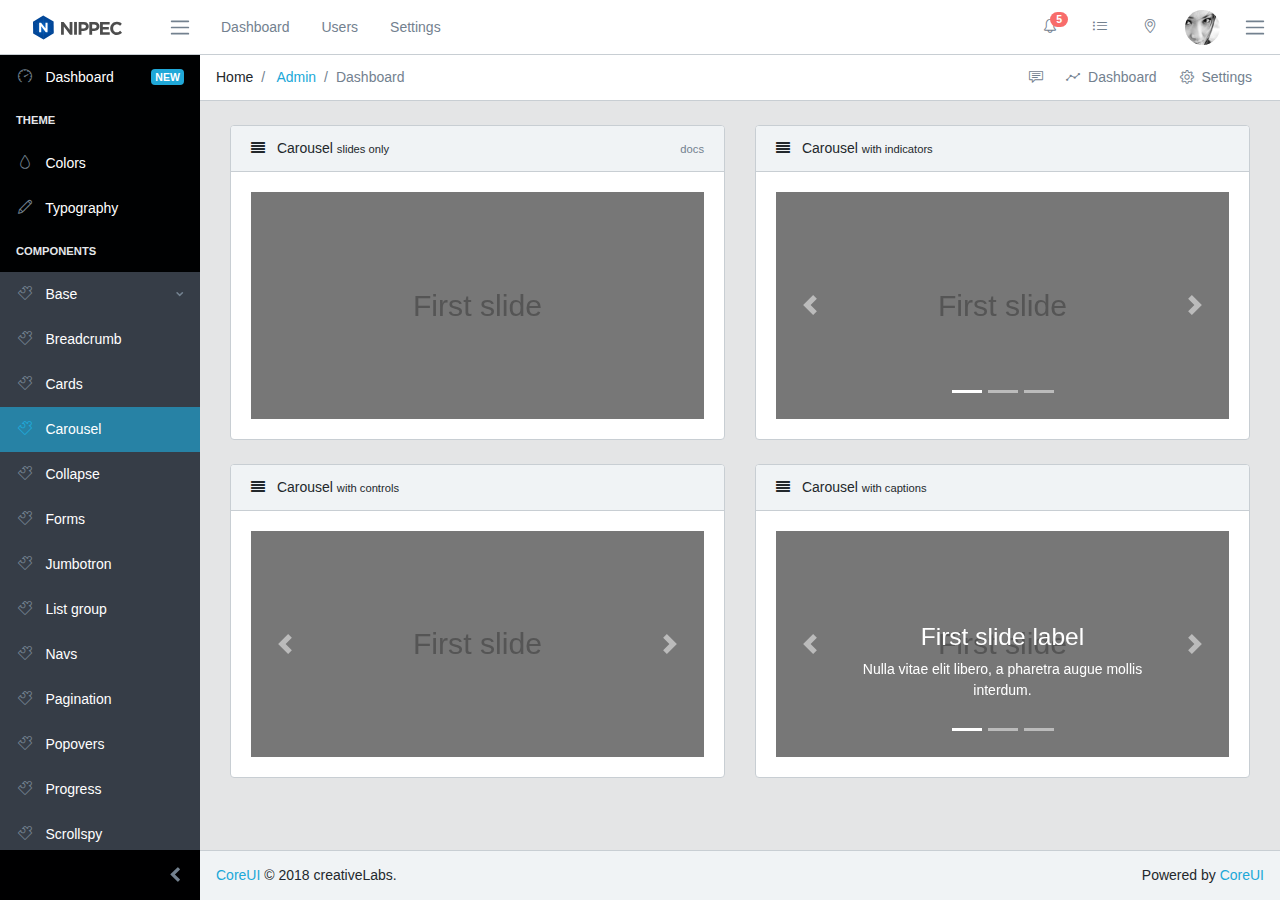
<file: assets/coreui-free-bootstrap-admin-template-master/base/carousel.html>
<!DOCTYPE html>
<!--
* CoreUI - Free Bootstrap Admin Template
* @version v2.0.0
* @link https://coreui.io
* Copyright (c) 2018 creativeLabs Łukasz Holeczek
* Licensed under MIT (https://coreui.io/license)
-->

<html lang="en">
  <head>
    <base href="./../">
    <meta charset="utf-8">
    <meta http-equiv="X-UA-Compatible" content="IE=edge">
    <meta name="viewport" content="width=device-width, initial-scale=1.0, shrink-to-fit=no">
    <meta name="description" content="CoreUI - Open Source Bootstrap Admin Template">
    <meta name="author" content="Łukasz Holeczek">
    <meta name="keyword" content="Bootstrap,Admin,Template,Open,Source,jQuery,CSS,HTML,RWD,Dashboard">
    <title>CoreUI Free Bootstrap Admin Template</title>
    <!-- Icons-->
    <link href="vendors/@coreui/icons/css/coreui-icons.min.css" rel="stylesheet">
    <link href="vendors/flag-icon-css/css/flag-icon.min.css" rel="stylesheet">
    <link href="vendors/font-awesome/css/font-awesome.min.css" rel="stylesheet">
    <link href="vendors/simple-line-icons/css/simple-line-icons.css" rel="stylesheet">
    <!-- Main styles for this application-->
    <link href="css/style.css" rel="stylesheet">
    <link href="vendors/pace-progress/css/pace.min.css" rel="stylesheet">
  </head>
  <body class="app header-fixed sidebar-fixed aside-menu-fixed sidebar-lg-show">
    <header class="app-header navbar">
      <button class="navbar-toggler sidebar-toggler d-lg-none mr-auto" type="button" data-toggle="sidebar-show">
        <span class="navbar-toggler-icon"></span>
      </button>
      <a class="navbar-brand" href="#">
        <img class="navbar-brand-full" src="img/brand/logo.svg" width="89" height="25" alt="CoreUI Logo">
        <img class="navbar-brand-minimized" src="img/brand/sygnet.svg" width="30" height="30" alt="CoreUI Logo">
      </a>
      <button class="navbar-toggler sidebar-toggler d-md-down-none" type="button" data-toggle="sidebar-lg-show">
        <span class="navbar-toggler-icon"></span>
      </button>
      <ul class="nav navbar-nav d-md-down-none">
        <li class="nav-item px-3">
          <a class="nav-link" href="#">Dashboard</a>
        </li>
        <li class="nav-item px-3">
          <a class="nav-link" href="#">Users</a>
        </li>
        <li class="nav-item px-3">
          <a class="nav-link" href="#">Settings</a>
        </li>
      </ul>
      <ul class="nav navbar-nav ml-auto">
        <li class="nav-item d-md-down-none">
          <a class="nav-link" href="#">
            <i class="icon-bell"></i>
            <span class="badge badge-pill badge-danger">5</span>
          </a>
        </li>
        <li class="nav-item d-md-down-none">
          <a class="nav-link" href="#">
            <i class="icon-list"></i>
          </a>
        </li>
        <li class="nav-item d-md-down-none">
          <a class="nav-link" href="#">
            <i class="icon-location-pin"></i>
          </a>
        </li>
        <li class="nav-item dropdown">
          <a class="nav-link" data-toggle="dropdown" href="#" role="button" aria-haspopup="true" aria-expanded="false">
            <img class="img-avatar" src="img/avatars/6.jpg" alt="admin@bootstrapmaster.com">
          </a>
          <div class="dropdown-menu dropdown-menu-right">
            <div class="dropdown-header text-center">
              <strong>Account</strong>
            </div>
            <a class="dropdown-item" href="#">
              <i class="fa fa-bell-o"></i> Updates
              <span class="badge badge-info">42</span>
            </a>
            <a class="dropdown-item" href="#">
              <i class="fa fa-envelope-o"></i> Messages
              <span class="badge badge-success">42</span>
            </a>
            <a class="dropdown-item" href="#">
              <i class="fa fa-tasks"></i> Tasks
              <span class="badge badge-danger">42</span>
            </a>
            <a class="dropdown-item" href="#">
              <i class="fa fa-comments"></i> Comments
              <span class="badge badge-warning">42</span>
            </a>
            <div class="dropdown-header text-center">
              <strong>Settings</strong>
            </div>
            <a class="dropdown-item" href="#">
              <i class="fa fa-user"></i> Profile</a>
            <a class="dropdown-item" href="#">
              <i class="fa fa-wrench"></i> Settings</a>
            <a class="dropdown-item" href="#">
              <i class="fa fa-usd"></i> Payments
              <span class="badge badge-secondary">42</span>
            </a>
            <a class="dropdown-item" href="#">
              <i class="fa fa-file"></i> Projects
              <span class="badge badge-primary">42</span>
            </a>
            <div class="divider"></div>
            <a class="dropdown-item" href="#">
              <i class="fa fa-shield"></i> Lock Account</a>
            <a class="dropdown-item" href="#">
              <i class="fa fa-lock"></i> Logout</a>
          </div>
        </li>
      </ul>
      <button class="navbar-toggler aside-menu-toggler d-md-down-none" type="button" data-toggle="aside-menu-lg-show">
        <span class="navbar-toggler-icon"></span>
      </button>
      <button class="navbar-toggler aside-menu-toggler d-lg-none" type="button" data-toggle="aside-menu-show">
        <span class="navbar-toggler-icon"></span>
      </button>
    </header>
    <div class="app-body">
      <div class="sidebar">
        <nav class="sidebar-nav">
          <ul class="nav">
            <li class="nav-item">
              <a class="nav-link" href="index.html">
                <i class="nav-icon icon-speedometer"></i> Dashboard
                <span class="badge badge-primary">NEW</span>
              </a>
            </li>
            <li class="nav-title">Theme</li>
            <li class="nav-item">
              <a class="nav-link" href="colors.html">
                <i class="nav-icon icon-drop"></i> Colors</a>
            </li>
            <li class="nav-item">
              <a class="nav-link" href="typography.html">
                <i class="nav-icon icon-pencil"></i> Typography</a>
            </li>
            <li class="nav-title">Components</li>
            <li class="nav-item nav-dropdown">
              <a class="nav-link nav-dropdown-toggle" href="#">
                <i class="nav-icon icon-puzzle"></i> Base</a>
              <ul class="nav-dropdown-items">
                <li class="nav-item">
                  <a class="nav-link" href="base/breadcrumb.html">
                    <i class="nav-icon icon-puzzle"></i> Breadcrumb</a>
                </li>
                <li class="nav-item">
                  <a class="nav-link" href="base/cards.html">
                    <i class="nav-icon icon-puzzle"></i> Cards</a>
                </li>
                <li class="nav-item">
                  <a class="nav-link" href="base/carousel.html">
                    <i class="nav-icon icon-puzzle"></i> Carousel</a>
                </li>
                <li class="nav-item">
                  <a class="nav-link" href="base/collapse.html">
                    <i class="nav-icon icon-puzzle"></i> Collapse</a>
                </li>
                <li class="nav-item">
                  <a class="nav-link" href="base/forms.html">
                    <i class="nav-icon icon-puzzle"></i> Forms</a>
                </li>
                <li class="nav-item">
                  <a class="nav-link" href="base/jumbotron.html">
                    <i class="nav-icon icon-puzzle"></i> Jumbotron</a>
                </li>
                <li class="nav-item">
                  <a class="nav-link" href="base/list-group.html">
                    <i class="nav-icon icon-puzzle"></i> List group</a>
                </li>
                <li class="nav-item">
                  <a class="nav-link" href="base/navs.html">
                    <i class="nav-icon icon-puzzle"></i> Navs</a>
                </li>
                <li class="nav-item">
                  <a class="nav-link" href="base/pagination.html">
                    <i class="nav-icon icon-puzzle"></i> Pagination</a>
                </li>
                <li class="nav-item">
                  <a class="nav-link" href="base/popovers.html">
                    <i class="nav-icon icon-puzzle"></i> Popovers</a>
                </li>
                <li class="nav-item">
                  <a class="nav-link" href="base/progress.html">
                    <i class="nav-icon icon-puzzle"></i> Progress</a>
                </li>
                <li class="nav-item">
                  <a class="nav-link" href="base/scrollspy.html">
                    <i class="nav-icon icon-puzzle"></i> Scrollspy</a>
                </li>
                <li class="nav-item">
                  <a class="nav-link" href="base/switches.html">
                    <i class="nav-icon icon-puzzle"></i> Switches</a>
                </li>
                <li class="nav-item">
                  <a class="nav-link" href="base/tables.html">
                    <i class="nav-icon icon-puzzle"></i> Tables</a>
                </li>
                <li class="nav-item">
                  <a class="nav-link" href="base/tabs.html">
                    <i class="nav-icon icon-puzzle"></i> Tabs</a>
                </li>
                <li class="nav-item">
                  <a class="nav-link" href="base/tooltips.html">
                    <i class="nav-icon icon-puzzle"></i> Tooltips</a>
                </li>
              </ul>
            </li>
            <li class="nav-item nav-dropdown">
              <a class="nav-link nav-dropdown-toggle" href="#">
                <i class="nav-icon icon-cursor"></i> Buttons</a>
              <ul class="nav-dropdown-items">
                <li class="nav-item">
                  <a class="nav-link" href="buttons/buttons.html">
                    <i class="nav-icon icon-cursor"></i> Buttons</a>
                </li>
                <li class="nav-item">
                  <a class="nav-link" href="buttons/button-group.html">
                    <i class="nav-icon icon-cursor"></i> Buttons Group</a>
                </li>
                <li class="nav-item">
                  <a class="nav-link" href="buttons/dropdowns.html">
                    <i class="nav-icon icon-cursor"></i> Dropdowns</a>
                </li>
                <li class="nav-item">
                  <a class="nav-link" href="buttons/brand-buttons.html">
                    <i class="nav-icon icon-cursor"></i> Brand Buttons</a>
                </li>
              </ul>
            </li>
            <li class="nav-item">
              <a class="nav-link" href="charts.html">
                <i class="nav-icon icon-pie-chart"></i> Charts</a>
            </li>
            <li class="nav-item nav-dropdown">
              <a class="nav-link nav-dropdown-toggle" href="#">
                <i class="nav-icon icon-star"></i> Icons</a>
              <ul class="nav-dropdown-items">
                <li class="nav-item">
                  <a class="nav-link" href="icons/coreui-icons.html">
                    <i class="nav-icon icon-star"></i> CoreUI Icons
                    <span class="badge badge-success">NEW</span>
                  </a>
                  <a class="nav-link" href="icons/flags.html">
                    <i class="nav-icon icon-star"></i> Flags</a>
                </li>
                <li class="nav-item">
                  <a class="nav-link" href="icons/font-awesome.html">
                    <i class="nav-icon icon-star"></i> Font Awesome
                    <span class="badge badge-secondary">4.7</span>
                  </a>
                </li>
                <li class="nav-item">
                  <a class="nav-link" href="icons/simple-line-icons.html">
                    <i class="nav-icon icon-star"></i> Simple Line Icons</a>
                </li>
              </ul>
            </li>
            <li class="nav-item nav-dropdown">
              <a class="nav-link nav-dropdown-toggle" href="#">
                <i class="nav-icon icon-bell"></i> Notifications</a>
              <ul class="nav-dropdown-items">
                <li class="nav-item">
                  <a class="nav-link" href="notifications/alerts.html">
                    <i class="nav-icon icon-bell"></i> Alerts</a>
                </li>
                <li class="nav-item">
                  <a class="nav-link" href="notifications/badge.html">
                    <i class="nav-icon icon-bell"></i> Badge</a>
                </li>
                <li class="nav-item">
                  <a class="nav-link" href="notifications/modals.html">
                    <i class="nav-icon icon-bell"></i> Modals</a>
                </li>
              </ul>
            </li>
            <li class="nav-item">
              <a class="nav-link" href="widgets.html">
                <i class="nav-icon icon-calculator"></i> Widgets
                <span class="badge badge-primary">NEW</span>
              </a>
            </li>
            <li class="divider"></li>
            <li class="nav-title">Extras</li>
            <li class="nav-item nav-dropdown">
              <a class="nav-link nav-dropdown-toggle" href="#">
                <i class="nav-icon icon-star"></i> Pages</a>
              <ul class="nav-dropdown-items">
                <li class="nav-item">
                  <a class="nav-link" href="login.html" target="_top">
                    <i class="nav-icon icon-star"></i> Login</a>
                </li>
                <li class="nav-item">
                  <a class="nav-link" href="register.html" target="_top">
                    <i class="nav-icon icon-star"></i> Register</a>
                </li>
                <li class="nav-item">
                  <a class="nav-link" href="404.html" target="_top">
                    <i class="nav-icon icon-star"></i> Error 404</a>
                </li>
                <li class="nav-item">
                  <a class="nav-link" href="500.html" target="_top">
                    <i class="nav-icon icon-star"></i> Error 500</a>
                </li>
              </ul>
            </li>
            <li class="nav-item mt-auto">
              <a class="nav-link nav-link-success" href="https://coreui.io" target="_top">
                <i class="nav-icon icon-cloud-download"></i> Download CoreUI</a>
            </li>
            <li class="nav-item">
              <a class="nav-link nav-link-danger" href="https://coreui.io/pro/" target="_top">
                <i class="nav-icon icon-layers"></i> Try CoreUI
                <strong>PRO</strong>
              </a>
            </li>
          </ul>
        </nav>
        <button class="sidebar-minimizer brand-minimizer" type="button"></button>
      </div>
      <main class="main">
        <!-- Breadcrumb-->
        <ol class="breadcrumb">
          <li class="breadcrumb-item">Home</li>
          <li class="breadcrumb-item">
            <a href="#">Admin</a>
          </li>
          <li class="breadcrumb-item active">Dashboard</li>
          <!-- Breadcrumb Menu-->
          <li class="breadcrumb-menu d-md-down-none">
            <div class="btn-group" role="group" aria-label="Button group">
              <a class="btn" href="#">
                <i class="icon-speech"></i>
              </a>
              <a class="btn" href="./">
                <i class="icon-graph"></i>  Dashboard</a>
              <a class="btn" href="#">
                <i class="icon-settings"></i>  Settings</a>
            </div>
          </li>
        </ol>
        <div class="container-fluid">
          <div class="animated fadeIn">
            <div class="row">
              <div class="col-sm-12 col-xl-6">
                <div class="card">
                  <div class="card-header">
                    <i class="fa fa-align-justify"></i> Carousel
                    <small>slides only</small>
                    <div class="card-header-actions">
                      <a class="card-header-action" href="http://coreui.io/docs/components/bootstrap-carousel/" target="_blank">
                        <small class="text-muted">docs</small>
                      </a>
                    </div>
                  </div>
                  <div class="card-body">
                    <div class="carousel slide" id="carouselExampleSlidesOnly" data-ride="carousel">
                      <div class="carousel-inner">
                        <div class="carousel-item active">
                          <img class="d-block w-100" data-src="holder.js/800x400?auto=yes&amp;bg=777&amp;fg=555&amp;text=First slide" alt="First slide [800x400]" src="data:image/svg+xml;charset=UTF-8,%3Csvg%20width%3D%22800%22%20height%3D%22400%22%20xmlns%3D%22http%3A%2F%2Fwww.w3.org%2F2000%2Fsvg%22%20viewBox%3D%220%200%20800%20400%22%20preserveAspectRatio%3D%22none%22%3E%3Cdefs%3E%3Cstyle%20type%3D%22text%2Fcss%22%3E%23holder_160549c9266%20text%20%7B%20fill%3A%23555%3Bfont-weight%3Anormal%3Bfont-family%3AHelvetica%2C%20monospace%3Bfont-size%3A40pt%20%7D%20%3C%2Fstyle%3E%3C%2Fdefs%3E%3Cg%20id%3D%22holder_160549c9266%22%3E%3Crect%20width%3D%22800%22%20height%3D%22400%22%20fill%3D%22%23777%22%3E%3C%2Frect%3E%3Cg%3E%3Ctext%20x%3D%22285.9296875%22%20y%3D%22217.75625%22%3EFirst%20slide%3C%2Ftext%3E%3C%2Fg%3E%3C%2Fg%3E%3C%2Fsvg%3E"
                            data-holder-rendered="true">
                        </div>
                        <div class="carousel-item">
                          <img class="d-block w-100" data-src="holder.js/800x400?auto=yes&amp;bg=666&amp;fg=444&amp;text=Second slide" alt="Second slide [800x400]" src="data:image/svg+xml;charset=UTF-8,%3Csvg%20width%3D%22800%22%20height%3D%22400%22%20xmlns%3D%22http%3A%2F%2Fwww.w3.org%2F2000%2Fsvg%22%20viewBox%3D%220%200%20800%20400%22%20preserveAspectRatio%3D%22none%22%3E%3Cdefs%3E%3Cstyle%20type%3D%22text%2Fcss%22%3E%23holder_160549c9269%20text%20%7B%20fill%3A%23444%3Bfont-weight%3Anormal%3Bfont-family%3AHelvetica%2C%20monospace%3Bfont-size%3A40pt%20%7D%20%3C%2Fstyle%3E%3C%2Fdefs%3E%3Cg%20id%3D%22holder_160549c9269%22%3E%3Crect%20width%3D%22800%22%20height%3D%22400%22%20fill%3D%22%23666%22%3E%3C%2Frect%3E%3Cg%3E%3Ctext%20x%3D%22247.3203125%22%20y%3D%22217.75625%22%3ESecond%20slide%3C%2Ftext%3E%3C%2Fg%3E%3C%2Fg%3E%3C%2Fsvg%3E"
                            data-holder-rendered="true">
                        </div>
                        <div class="carousel-item">
                          <img class="d-block w-100" data-src="holder.js/800x400?auto=yes&amp;bg=555&amp;fg=333&amp;text=Third slide" alt="Third slide [800x400]" src="data:image/svg+xml;charset=UTF-8,%3Csvg%20width%3D%22800%22%20height%3D%22400%22%20xmlns%3D%22http%3A%2F%2Fwww.w3.org%2F2000%2Fsvg%22%20viewBox%3D%220%200%20800%20400%22%20preserveAspectRatio%3D%22none%22%3E%3Cdefs%3E%3Cstyle%20type%3D%22text%2Fcss%22%3E%23holder_160549c926a%20text%20%7B%20fill%3A%23333%3Bfont-weight%3Anormal%3Bfont-family%3AHelvetica%2C%20monospace%3Bfont-size%3A40pt%20%7D%20%3C%2Fstyle%3E%3C%2Fdefs%3E%3Cg%20id%3D%22holder_160549c926a%22%3E%3Crect%20width%3D%22800%22%20height%3D%22400%22%20fill%3D%22%23555%22%3E%3C%2Frect%3E%3Cg%3E%3Ctext%20x%3D%22277.0078125%22%20y%3D%22217.75625%22%3EThird%20slide%3C%2Ftext%3E%3C%2Fg%3E%3C%2Fg%3E%3C%2Fsvg%3E"
                            data-holder-rendered="true">
                        </div>
                      </div>
                    </div>
                  </div>
                </div>
                <div class="card">
                  <div class="card-header">
                    <i class="fa fa-align-justify"></i> Carousel
                    <small>with controls</small>
                  </div>
                  <div class="card-body">
                    <div class="carousel slide" id="carouselExampleControls" data-ride="carousel">
                      <div class="carousel-inner">
                        <div class="carousel-item active">
                          <img class="d-block w-100" data-src="holder.js/800x400?auto=yes&amp;bg=777&amp;fg=555&amp;text=First slide" alt="First slide [800x400]" src="data:image/svg+xml;charset=UTF-8,%3Csvg%20width%3D%22800%22%20height%3D%22400%22%20xmlns%3D%22http%3A%2F%2Fwww.w3.org%2F2000%2Fsvg%22%20viewBox%3D%220%200%20800%20400%22%20preserveAspectRatio%3D%22none%22%3E%3Cdefs%3E%3Cstyle%20type%3D%22text%2Fcss%22%3E%23holder_160549c926c%20text%20%7B%20fill%3A%23555%3Bfont-weight%3Anormal%3Bfont-family%3AHelvetica%2C%20monospace%3Bfont-size%3A40pt%20%7D%20%3C%2Fstyle%3E%3C%2Fdefs%3E%3Cg%20id%3D%22holder_160549c926c%22%3E%3Crect%20width%3D%22800%22%20height%3D%22400%22%20fill%3D%22%23777%22%3E%3C%2Frect%3E%3Cg%3E%3Ctext%20x%3D%22285.9296875%22%20y%3D%22217.75625%22%3EFirst%20slide%3C%2Ftext%3E%3C%2Fg%3E%3C%2Fg%3E%3C%2Fsvg%3E"
                            data-holder-rendered="true">
                        </div>
                        <div class="carousel-item">
                          <img class="d-block w-100" data-src="holder.js/800x400?auto=yes&amp;bg=666&amp;fg=444&amp;text=Second slide" alt="Second slide [800x400]" src="data:image/svg+xml;charset=UTF-8,%3Csvg%20width%3D%22800%22%20height%3D%22400%22%20xmlns%3D%22http%3A%2F%2Fwww.w3.org%2F2000%2Fsvg%22%20viewBox%3D%220%200%20800%20400%22%20preserveAspectRatio%3D%22none%22%3E%3Cdefs%3E%3Cstyle%20type%3D%22text%2Fcss%22%3E%23holder_160549c926e%20text%20%7B%20fill%3A%23444%3Bfont-weight%3Anormal%3Bfont-family%3AHelvetica%2C%20monospace%3Bfont-size%3A40pt%20%7D%20%3C%2Fstyle%3E%3C%2Fdefs%3E%3Cg%20id%3D%22holder_160549c926e%22%3E%3Crect%20width%3D%22800%22%20height%3D%22400%22%20fill%3D%22%23666%22%3E%3C%2Frect%3E%3Cg%3E%3Ctext%20x%3D%22247.3203125%22%20y%3D%22217.75625%22%3ESecond%20slide%3C%2Ftext%3E%3C%2Fg%3E%3C%2Fg%3E%3C%2Fsvg%3E"
                            data-holder-rendered="true">
                        </div>
                        <div class="carousel-item">
                          <img class="d-block w-100" data-src="holder.js/800x400?auto=yes&amp;bg=555&amp;fg=333&amp;text=Third slide" alt="Third slide [800x400]" src="data:image/svg+xml;charset=UTF-8,%3Csvg%20width%3D%22800%22%20height%3D%22400%22%20xmlns%3D%22http%3A%2F%2Fwww.w3.org%2F2000%2Fsvg%22%20viewBox%3D%220%200%20800%20400%22%20preserveAspectRatio%3D%22none%22%3E%3Cdefs%3E%3Cstyle%20type%3D%22text%2Fcss%22%3E%23holder_160549c926f%20text%20%7B%20fill%3A%23333%3Bfont-weight%3Anormal%3Bfont-family%3AHelvetica%2C%20monospace%3Bfont-size%3A40pt%20%7D%20%3C%2Fstyle%3E%3C%2Fdefs%3E%3Cg%20id%3D%22holder_160549c926f%22%3E%3Crect%20width%3D%22800%22%20height%3D%22400%22%20fill%3D%22%23555%22%3E%3C%2Frect%3E%3Cg%3E%3Ctext%20x%3D%22277.0078125%22%20y%3D%22217.75625%22%3EThird%20slide%3C%2Ftext%3E%3C%2Fg%3E%3C%2Fg%3E%3C%2Fsvg%3E"
                            data-holder-rendered="true">
                        </div>
                      </div>
                      <a class="carousel-control-prev" href="#carouselExampleControls" role="button" data-slide="prev">
                        <span class="carousel-control-prev-icon" aria-hidden="true"></span>
                        <span class="sr-only">Previous</span>
                      </a>
                      <a class="carousel-control-next" href="#carouselExampleControls" role="button" data-slide="next">
                        <span class="carousel-control-next-icon" aria-hidden="true"></span>
                        <span class="sr-only">Next</span>
                      </a>
                    </div>
                  </div>
                </div>
              </div>
              <div class="col-sm-12 col-xl-6">
                <div class="card">
                  <div class="card-header">
                    <i class="fa fa-align-justify"></i> Carousel
                    <small>with indicators</small>
                  </div>
                  <div class="card-body">
                    <div class="carousel slide" id="carouselExampleIndicators" data-ride="carousel">
                      <ol class="carousel-indicators">
                        <li class="active" data-target="#carouselExampleIndicators" data-slide-to="0"></li>
                        <li data-target="#carouselExampleIndicators" data-slide-to="1"></li>
                        <li data-target="#carouselExampleIndicators" data-slide-to="2"></li>
                      </ol>
                      <div class="carousel-inner">
                        <div class="carousel-item active">
                          <img class="d-block w-100" data-src="holder.js/800x400?auto=yes&amp;bg=777&amp;fg=555&amp;text=First slide" alt="First slide [800x400]" src="data:image/svg+xml;charset=UTF-8,%3Csvg%20width%3D%22800%22%20height%3D%22400%22%20xmlns%3D%22http%3A%2F%2Fwww.w3.org%2F2000%2Fsvg%22%20viewBox%3D%220%200%20800%20400%22%20preserveAspectRatio%3D%22none%22%3E%3Cdefs%3E%3Cstyle%20type%3D%22text%2Fcss%22%3E%23holder_160549c9270%20text%20%7B%20fill%3A%23555%3Bfont-weight%3Anormal%3Bfont-family%3AHelvetica%2C%20monospace%3Bfont-size%3A40pt%20%7D%20%3C%2Fstyle%3E%3C%2Fdefs%3E%3Cg%20id%3D%22holder_160549c9270%22%3E%3Crect%20width%3D%22800%22%20height%3D%22400%22%20fill%3D%22%23777%22%3E%3C%2Frect%3E%3Cg%3E%3Ctext%20x%3D%22285.9296875%22%20y%3D%22217.75625%22%3EFirst%20slide%3C%2Ftext%3E%3C%2Fg%3E%3C%2Fg%3E%3C%2Fsvg%3E"
                            data-holder-rendered="true">
                        </div>
                        <div class="carousel-item">
                          <img class="d-block w-100" data-src="holder.js/800x400?auto=yes&amp;bg=666&amp;fg=444&amp;text=Second slide" alt="Second slide [800x400]" src="data:image/svg+xml;charset=UTF-8,%3Csvg%20width%3D%22800%22%20height%3D%22400%22%20xmlns%3D%22http%3A%2F%2Fwww.w3.org%2F2000%2Fsvg%22%20viewBox%3D%220%200%20800%20400%22%20preserveAspectRatio%3D%22none%22%3E%3Cdefs%3E%3Cstyle%20type%3D%22text%2Fcss%22%3E%23holder_160549c9272%20text%20%7B%20fill%3A%23444%3Bfont-weight%3Anormal%3Bfont-family%3AHelvetica%2C%20monospace%3Bfont-size%3A40pt%20%7D%20%3C%2Fstyle%3E%3C%2Fdefs%3E%3Cg%20id%3D%22holder_160549c9272%22%3E%3Crect%20width%3D%22800%22%20height%3D%22400%22%20fill%3D%22%23666%22%3E%3C%2Frect%3E%3Cg%3E%3Ctext%20x%3D%22247.3203125%22%20y%3D%22217.75625%22%3ESecond%20slide%3C%2Ftext%3E%3C%2Fg%3E%3C%2Fg%3E%3C%2Fsvg%3E"
                            data-holder-rendered="true">
                        </div>
                        <div class="carousel-item">
                          <img class="d-block w-100" data-src="holder.js/800x400?auto=yes&amp;bg=555&amp;fg=333&amp;text=Third slide" alt="Third slide [800x400]" src="data:image/svg+xml;charset=UTF-8,%3Csvg%20width%3D%22800%22%20height%3D%22400%22%20xmlns%3D%22http%3A%2F%2Fwww.w3.org%2F2000%2Fsvg%22%20viewBox%3D%220%200%20800%20400%22%20preserveAspectRatio%3D%22none%22%3E%3Cdefs%3E%3Cstyle%20type%3D%22text%2Fcss%22%3E%23holder_160549c9273%20text%20%7B%20fill%3A%23333%3Bfont-weight%3Anormal%3Bfont-family%3AHelvetica%2C%20monospace%3Bfont-size%3A40pt%20%7D%20%3C%2Fstyle%3E%3C%2Fdefs%3E%3Cg%20id%3D%22holder_160549c9273%22%3E%3Crect%20width%3D%22800%22%20height%3D%22400%22%20fill%3D%22%23555%22%3E%3C%2Frect%3E%3Cg%3E%3Ctext%20x%3D%22277.0078125%22%20y%3D%22217.75625%22%3EThird%20slide%3C%2Ftext%3E%3C%2Fg%3E%3C%2Fg%3E%3C%2Fsvg%3E"
                            data-holder-rendered="true">
                        </div>
                      </div>
                      <a class="carousel-control-prev" href="#carouselExampleIndicators" role="button" data-slide="prev">
                        <span class="carousel-control-prev-icon" aria-hidden="true"></span>
                        <span class="sr-only">Previous</span>
                      </a>
                      <a class="carousel-control-next" href="#carouselExampleIndicators" role="button" data-slide="next">
                        <span class="carousel-control-next-icon" aria-hidden="true"></span>
                        <span class="sr-only">Next</span>
                      </a>
                    </div>
                  </div>
                </div>
                <div class="card">
                  <div class="card-header">
                    <i class="fa fa-align-justify"></i> Carousel
                    <small>with captions</small>
                  </div>
                  <div class="card-body">
                    <div class="carousel slide" id="carouselExampleCaptions" data-ride="carousel">
                      <ol class="carousel-indicators">
                        <li class="active" data-target="#carouselExampleCaptions" data-slide-to="0"></li>
                        <li data-target="#carouselExampleCaptions" data-slide-to="1"></li>
                        <li data-target="#carouselExampleCaptions" data-slide-to="2"></li>
                      </ol>
                      <div class="carousel-inner">
                        <div class="carousel-item active">
                          <img class="d-block w-100" data-src="holder.js/800x400?auto=yes&amp;bg=777&amp;fg=555&amp;text=First slide" alt="First slide [800x400]" src="data:image/svg+xml;charset=UTF-8,%3Csvg%20width%3D%22800%22%20height%3D%22400%22%20xmlns%3D%22http%3A%2F%2Fwww.w3.org%2F2000%2Fsvg%22%20viewBox%3D%220%200%20800%20400%22%20preserveAspectRatio%3D%22none%22%3E%3Cdefs%3E%3Cstyle%20type%3D%22text%2Fcss%22%3E%23holder_160549c9274%20text%20%7B%20fill%3A%23555%3Bfont-weight%3Anormal%3Bfont-family%3AHelvetica%2C%20monospace%3Bfont-size%3A40pt%20%7D%20%3C%2Fstyle%3E%3C%2Fdefs%3E%3Cg%20id%3D%22holder_160549c9274%22%3E%3Crect%20width%3D%22800%22%20height%3D%22400%22%20fill%3D%22%23777%22%3E%3C%2Frect%3E%3Cg%3E%3Ctext%20x%3D%22285.9296875%22%20y%3D%22217.75625%22%3EFirst%20slide%3C%2Ftext%3E%3C%2Fg%3E%3C%2Fg%3E%3C%2Fsvg%3E"
                            data-holder-rendered="true">
                          <div class="carousel-caption d-none d-md-block">
                            <h3>First slide label</h3>
                            <p>Nulla vitae elit libero, a pharetra augue mollis interdum.</p>
                          </div>
                        </div>
                        <div class="carousel-item">
                          <img class="d-block w-100" data-src="holder.js/800x400?auto=yes&amp;bg=666&amp;fg=444&amp;text=Second slide" alt="Second slide [800x400]" src="data:image/svg+xml;charset=UTF-8,%3Csvg%20width%3D%22800%22%20height%3D%22400%22%20xmlns%3D%22http%3A%2F%2Fwww.w3.org%2F2000%2Fsvg%22%20viewBox%3D%220%200%20800%20400%22%20preserveAspectRatio%3D%22none%22%3E%3Cdefs%3E%3Cstyle%20type%3D%22text%2Fcss%22%3E%23holder_160549c9275%20text%20%7B%20fill%3A%23444%3Bfont-weight%3Anormal%3Bfont-family%3AHelvetica%2C%20monospace%3Bfont-size%3A40pt%20%7D%20%3C%2Fstyle%3E%3C%2Fdefs%3E%3Cg%20id%3D%22holder_160549c9275%22%3E%3Crect%20width%3D%22800%22%20height%3D%22400%22%20fill%3D%22%23666%22%3E%3C%2Frect%3E%3Cg%3E%3Ctext%20x%3D%22247.3203125%22%20y%3D%22217.75625%22%3ESecond%20slide%3C%2Ftext%3E%3C%2Fg%3E%3C%2Fg%3E%3C%2Fsvg%3E"
                            data-holder-rendered="true">
                          <div class="carousel-caption d-none d-md-block">
                            <h3>Second slide label</h3>
                            <p>Lorem ipsum dolor sit amet, consectetur adipiscing elit.</p>
                          </div>
                        </div>
                        <div class="carousel-item">
                          <img class="d-block w-100" data-src="holder.js/800x400?auto=yes&amp;bg=555&amp;fg=333&amp;text=Third slide" alt="Third slide [800x400]" src="data:image/svg+xml;charset=UTF-8,%3Csvg%20width%3D%22800%22%20height%3D%22400%22%20xmlns%3D%22http%3A%2F%2Fwww.w3.org%2F2000%2Fsvg%22%20viewBox%3D%220%200%20800%20400%22%20preserveAspectRatio%3D%22none%22%3E%3Cdefs%3E%3Cstyle%20type%3D%22text%2Fcss%22%3E%23holder_160549c9277%20text%20%7B%20fill%3A%23333%3Bfont-weight%3Anormal%3Bfont-family%3AHelvetica%2C%20monospace%3Bfont-size%3A40pt%20%7D%20%3C%2Fstyle%3E%3C%2Fdefs%3E%3Cg%20id%3D%22holder_160549c9277%22%3E%3Crect%20width%3D%22800%22%20height%3D%22400%22%20fill%3D%22%23555%22%3E%3C%2Frect%3E%3Cg%3E%3Ctext%20x%3D%22277.0078125%22%20y%3D%22217.75625%22%3EThird%20slide%3C%2Ftext%3E%3C%2Fg%3E%3C%2Fg%3E%3C%2Fsvg%3E"
                            data-holder-rendered="true">
                          <div class="carousel-caption d-none d-md-block">
                            <h3>Third slide label</h3>
                            <p>Praesent commodo cursus magna, vel scelerisque nisl consectetur.</p>
                          </div>
                        </div>
                      </div>
                      <a class="carousel-control-prev" href="#carouselExampleCaptions" role="button" data-slide="prev">
                        <span class="carousel-control-prev-icon" aria-hidden="true"></span>
                        <span class="sr-only">Previous</span>
                      </a>
                      <a class="carousel-control-next" href="#carouselExampleCaptions" role="button" data-slide="next">
                        <span class="carousel-control-next-icon" aria-hidden="true"></span>
                        <span class="sr-only">Next</span>
                      </a>
                    </div>
                  </div>
                </div>
              </div>
            </div>
          </div>
        </div>
      </main>
      <aside class="aside-menu">
        <ul class="nav nav-tabs" role="tablist">
          <li class="nav-item">
            <a class="nav-link active" data-toggle="tab" href="#timeline" role="tab">
              <i class="icon-list"></i>
            </a>
          </li>
          <li class="nav-item">
            <a class="nav-link" data-toggle="tab" href="#messages" role="tab">
              <i class="icon-speech"></i>
            </a>
          </li>
          <li class="nav-item">
            <a class="nav-link" data-toggle="tab" href="#settings" role="tab">
              <i class="icon-settings"></i>
            </a>
          </li>
        </ul>
        <!-- Tab panes-->
        <div class="tab-content">
          <div class="tab-pane active" id="timeline" role="tabpanel">
            <div class="list-group list-group-accent">
              <div class="list-group-item list-group-item-accent-secondary bg-light text-center font-weight-bold text-muted text-uppercase small">Today</div>
              <div class="list-group-item list-group-item-accent-warning list-group-item-divider">
                <div class="avatar float-right">
                  <img class="img-avatar" src="img/avatars/7.jpg" alt="admin@bootstrapmaster.com">
                </div>
                <div>Meeting with
                  <strong>Lucas</strong>
                </div>
                <small class="text-muted mr-3">
                  <i class="icon-calendar"></i>  1 - 3pm</small>
                <small class="text-muted">
                  <i class="icon-location-pin"></i>  Palo Alto, CA</small>
              </div>
              <div class="list-group-item list-group-item-accent-info">
                <div class="avatar float-right">
                  <img class="img-avatar" src="img/avatars/4.jpg" alt="admin@bootstrapmaster.com">
                </div>
                <div>Skype with
                  <strong>Megan</strong>
                </div>
                <small class="text-muted mr-3">
                  <i class="icon-calendar"></i>  4 - 5pm</small>
                <small class="text-muted">
                  <i class="icon-social-skype"></i>  On-line</small>
              </div>
              <div class="list-group-item list-group-item-accent-secondary bg-light text-center font-weight-bold text-muted text-uppercase small">Tomorrow</div>
              <div class="list-group-item list-group-item-accent-danger list-group-item-divider">
                <div>New UI Project -
                  <strong>deadline</strong>
                </div>
                <small class="text-muted mr-3">
                  <i class="icon-calendar"></i>  10 - 11pm</small>
                <small class="text-muted">
                  <i class="icon-home"></i>  creativeLabs HQ</small>
                <div class="avatars-stack mt-2">
                  <div class="avatar avatar-xs">
                    <img class="img-avatar" src="img/avatars/2.jpg" alt="admin@bootstrapmaster.com">
                  </div>
                  <div class="avatar avatar-xs">
                    <img class="img-avatar" src="img/avatars/3.jpg" alt="admin@bootstrapmaster.com">
                  </div>
                  <div class="avatar avatar-xs">
                    <img class="img-avatar" src="img/avatars/4.jpg" alt="admin@bootstrapmaster.com">
                  </div>
                  <div class="avatar avatar-xs">
                    <img class="img-avatar" src="img/avatars/5.jpg" alt="admin@bootstrapmaster.com">
                  </div>
                  <div class="avatar avatar-xs">
                    <img class="img-avatar" src="img/avatars/6.jpg" alt="admin@bootstrapmaster.com">
                  </div>
                </div>
              </div>
              <div class="list-group-item list-group-item-accent-success list-group-item-divider">
                <div>
                  <strong>#10 Startups.Garden</strong> Meetup</div>
                <small class="text-muted mr-3">
                  <i class="icon-calendar"></i>  1 - 3pm</small>
                <small class="text-muted">
                  <i class="icon-location-pin"></i>  Palo Alto, CA</small>
              </div>
              <div class="list-group-item list-group-item-accent-primary list-group-item-divider">
                <div>
                  <strong>Team meeting</strong>
                </div>
                <small class="text-muted mr-3">
                  <i class="icon-calendar"></i>  4 - 6pm</small>
                <small class="text-muted">
                  <i class="icon-home"></i>  creativeLabs HQ</small>
                <div class="avatars-stack mt-2">
                  <div class="avatar avatar-xs">
                    <img class="img-avatar" src="img/avatars/2.jpg" alt="admin@bootstrapmaster.com">
                  </div>
                  <div class="avatar avatar-xs">
                    <img class="img-avatar" src="img/avatars/3.jpg" alt="admin@bootstrapmaster.com">
                  </div>
                  <div class="avatar avatar-xs">
                    <img class="img-avatar" src="img/avatars/4.jpg" alt="admin@bootstrapmaster.com">
                  </div>
                  <div class="avatar avatar-xs">
                    <img class="img-avatar" src="img/avatars/5.jpg" alt="admin@bootstrapmaster.com">
                  </div>
                  <div class="avatar avatar-xs">
                    <img class="img-avatar" src="img/avatars/6.jpg" alt="admin@bootstrapmaster.com">
                  </div>
                  <div class="avatar avatar-xs">
                    <img class="img-avatar" src="img/avatars/7.jpg" alt="admin@bootstrapmaster.com">
                  </div>
                  <div class="avatar avatar-xs">
                    <img class="img-avatar" src="img/avatars/8.jpg" alt="admin@bootstrapmaster.com">
                  </div>
                </div>
              </div>
            </div>
          </div>
          <div class="tab-pane p-3" id="messages" role="tabpanel">
            <div class="message">
              <div class="py-3 pb-5 mr-3 float-left">
                <div class="avatar">
                  <img class="img-avatar" src="img/avatars/7.jpg" alt="admin@bootstrapmaster.com">
                  <span class="avatar-status badge-success"></span>
                </div>
              </div>
              <div>
                <small class="text-muted">Lukasz Holeczek</small>
                <small class="text-muted float-right mt-1">1:52 PM</small>
              </div>
              <div class="text-truncate font-weight-bold">Lorem ipsum dolor sit amet</div>
              <small class="text-muted">Lorem ipsum dolor sit amet, consectetur adipisicing elit, sed do eiusmod tempor incididunt...</small>
            </div>
            <hr>
            <div class="message">
              <div class="py-3 pb-5 mr-3 float-left">
                <div class="avatar">
                  <img class="img-avatar" src="img/avatars/7.jpg" alt="admin@bootstrapmaster.com">
                  <span class="avatar-status badge-success"></span>
                </div>
              </div>
              <div>
                <small class="text-muted">Lukasz Holeczek</small>
                <small class="text-muted float-right mt-1">1:52 PM</small>
              </div>
              <div class="text-truncate font-weight-bold">Lorem ipsum dolor sit amet</div>
              <small class="text-muted">Lorem ipsum dolor sit amet, consectetur adipisicing elit, sed do eiusmod tempor incididunt...</small>
            </div>
            <hr>
            <div class="message">
              <div class="py-3 pb-5 mr-3 float-left">
                <div class="avatar">
                  <img class="img-avatar" src="img/avatars/7.jpg" alt="admin@bootstrapmaster.com">
                  <span class="avatar-status badge-success"></span>
                </div>
              </div>
              <div>
                <small class="text-muted">Lukasz Holeczek</small>
                <small class="text-muted float-right mt-1">1:52 PM</small>
              </div>
              <div class="text-truncate font-weight-bold">Lorem ipsum dolor sit amet</div>
              <small class="text-muted">Lorem ipsum dolor sit amet, consectetur adipisicing elit, sed do eiusmod tempor incididunt...</small>
            </div>
            <hr>
            <div class="message">
              <div class="py-3 pb-5 mr-3 float-left">
                <div class="avatar">
                  <img class="img-avatar" src="img/avatars/7.jpg" alt="admin@bootstrapmaster.com">
                  <span class="avatar-status badge-success"></span>
                </div>
              </div>
              <div>
                <small class="text-muted">Lukasz Holeczek</small>
                <small class="text-muted float-right mt-1">1:52 PM</small>
              </div>
              <div class="text-truncate font-weight-bold">Lorem ipsum dolor sit amet</div>
              <small class="text-muted">Lorem ipsum dolor sit amet, consectetur adipisicing elit, sed do eiusmod tempor incididunt...</small>
            </div>
            <hr>
            <div class="message">
              <div class="py-3 pb-5 mr-3 float-left">
                <div class="avatar">
                  <img class="img-avatar" src="img/avatars/7.jpg" alt="admin@bootstrapmaster.com">
                  <span class="avatar-status badge-success"></span>
                </div>
              </div>
              <div>
                <small class="text-muted">Lukasz Holeczek</small>
                <small class="text-muted float-right mt-1">1:52 PM</small>
              </div>
              <div class="text-truncate font-weight-bold">Lorem ipsum dolor sit amet</div>
              <small class="text-muted">Lorem ipsum dolor sit amet, consectetur adipisicing elit, sed do eiusmod tempor incididunt...</small>
            </div>
          </div>
          <div class="tab-pane p-3" id="settings" role="tabpanel">
            <h6>Settings</h6>
            <div class="aside-options">
              <div class="clearfix mt-4">
                <small>
                  <b>Option 1</b>
                </small>
                <label class="switch switch-label switch-pill switch-success switch-sm float-right">
                  <input class="switch-input" type="checkbox" checked="">
                  <span class="switch-slider" data-checked="On" data-unchecked="Off"></span>
                </label>
              </div>
              <div>
                <small class="text-muted">Lorem ipsum dolor sit amet, consectetur adipisicing elit, sed do eiusmod tempor incididunt ut labore et dolore magna aliqua.</small>
              </div>
            </div>
            <div class="aside-options">
              <div class="clearfix mt-3">
                <small>
                  <b>Option 2</b>
                </small>
                <label class="switch switch-label switch-pill switch-success switch-sm float-right">
                  <input class="switch-input" type="checkbox">
                  <span class="switch-slider" data-checked="On" data-unchecked="Off"></span>
                </label>
              </div>
              <div>
                <small class="text-muted">Lorem ipsum dolor sit amet, consectetur adipisicing elit, sed do eiusmod tempor incididunt ut labore et dolore magna aliqua.</small>
              </div>
            </div>
            <div class="aside-options">
              <div class="clearfix mt-3">
                <small>
                  <b>Option 3</b>
                </small>
                <label class="switch switch-label switch-pill switch-success switch-sm float-right">
                  <input class="switch-input" type="checkbox">
                  <span class="switch-slider" data-checked="On" data-unchecked="Off"></span>
                </label>
              </div>
            </div>
            <div class="aside-options">
              <div class="clearfix mt-3">
                <small>
                  <b>Option 4</b>
                </small>
                <label class="switch switch-label switch-pill switch-success switch-sm float-right">
                  <input class="switch-input" type="checkbox" checked="">
                  <span class="switch-slider" data-checked="On" data-unchecked="Off"></span>
                </label>
              </div>
            </div>
            <hr>
            <h6>System Utilization</h6>
            <div class="text-uppercase mb-1 mt-4">
              <small>
                <b>CPU Usage</b>
              </small>
            </div>
            <div class="progress progress-xs">
              <div class="progress-bar bg-info" role="progressbar" style="width: 25%" aria-valuenow="25" aria-valuemin="0" aria-valuemax="100"></div>
            </div>
            <small class="text-muted">348 Processes. 1/4 Cores.</small>
            <div class="text-uppercase mb-1 mt-2">
              <small>
                <b>Memory Usage</b>
              </small>
            </div>
            <div class="progress progress-xs">
              <div class="progress-bar bg-warning" role="progressbar" style="width: 70%" aria-valuenow="70" aria-valuemin="0" aria-valuemax="100"></div>
            </div>
            <small class="text-muted">11444GB/16384MB</small>
            <div class="text-uppercase mb-1 mt-2">
              <small>
                <b>SSD 1 Usage</b>
              </small>
            </div>
            <div class="progress progress-xs">
              <div class="progress-bar bg-danger" role="progressbar" style="width: 95%" aria-valuenow="95" aria-valuemin="0" aria-valuemax="100"></div>
            </div>
            <small class="text-muted">243GB/256GB</small>
            <div class="text-uppercase mb-1 mt-2">
              <small>
                <b>SSD 2 Usage</b>
              </small>
            </div>
            <div class="progress progress-xs">
              <div class="progress-bar bg-success" role="progressbar" style="width: 10%" aria-valuenow="10" aria-valuemin="0" aria-valuemax="100"></div>
            </div>
            <small class="text-muted">25GB/256GB</small>
          </div>
        </div>
      </aside>
    </div>
    <footer class="app-footer">
      <div>
        <a href="https://coreui.io">CoreUI</a>
        <span>&copy; 2018 creativeLabs.</span>
      </div>
      <div class="ml-auto">
        <span>Powered by</span>
        <a href="https://coreui.io">CoreUI</a>
      </div>
    </footer>
    <!-- CoreUI and necessary plugins-->
    <script src="vendors/jquery/js/jquery.min.js"></script>
    <script src="vendors/popper.js/js/popper.min.js"></script>
    <script src="vendors/bootstrap/js/bootstrap.min.js"></script>
    <script src="vendors/pace-progress/js/pace.min.js"></script>
    <script src="vendors/perfect-scrollbar/js/perfect-scrollbar.min.js"></script>
    <script src="vendors/@coreui/coreui/js/coreui.min.js"></script>
  </body>
</html>
</file>
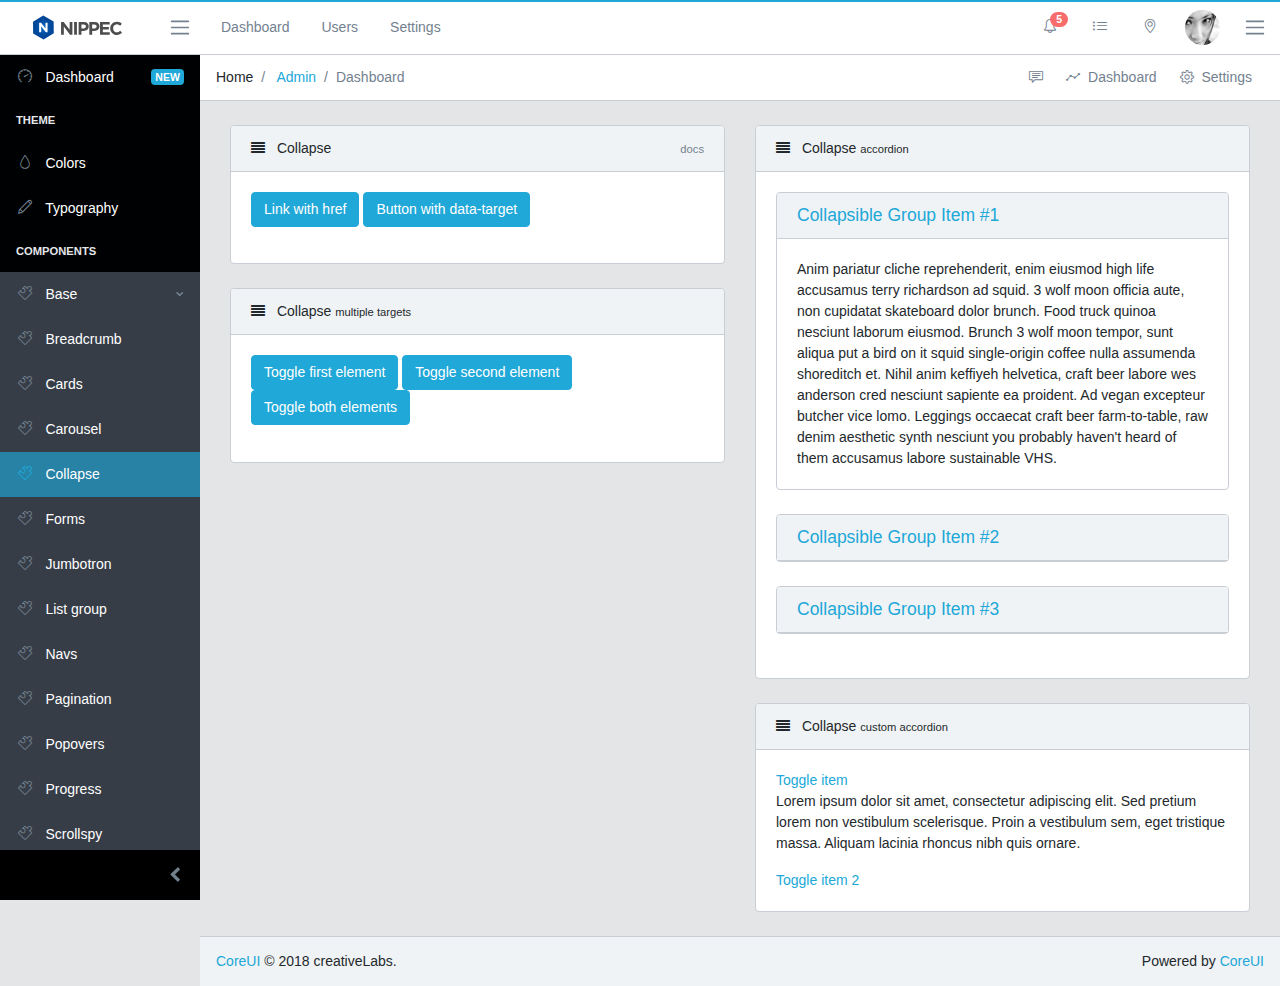
<file: assets/coreui-free-bootstrap-admin-template-master/base/collapse.html>
<!DOCTYPE html>
<!--
* CoreUI - Free Bootstrap Admin Template
* @version v2.0.0
* @link https://coreui.io
* Copyright (c) 2018 creativeLabs Łukasz Holeczek
* Licensed under MIT (https://coreui.io/license)
-->

<html lang="en">
  <head>
    <base href="./../">
    <meta charset="utf-8">
    <meta http-equiv="X-UA-Compatible" content="IE=edge">
    <meta name="viewport" content="width=device-width, initial-scale=1.0, shrink-to-fit=no">
    <meta name="description" content="CoreUI - Open Source Bootstrap Admin Template">
    <meta name="author" content="Łukasz Holeczek">
    <meta name="keyword" content="Bootstrap,Admin,Template,Open,Source,jQuery,CSS,HTML,RWD,Dashboard">
    <title>CoreUI Free Bootstrap Admin Template</title>
    <!-- Icons-->
    <link href="vendors/@coreui/icons/css/coreui-icons.min.css" rel="stylesheet">
    <link href="vendors/flag-icon-css/css/flag-icon.min.css" rel="stylesheet">
    <link href="vendors/font-awesome/css/font-awesome.min.css" rel="stylesheet">
    <link href="vendors/simple-line-icons/css/simple-line-icons.css" rel="stylesheet">
    <!-- Main styles for this application-->
    <link href="css/style.css" rel="stylesheet">
    <link href="vendors/pace-progress/css/pace.min.css" rel="stylesheet">
  </head>
  <body class="app header-fixed sidebar-fixed aside-menu-fixed sidebar-lg-show">
    <header class="app-header navbar">
      <button class="navbar-toggler sidebar-toggler d-lg-none mr-auto" type="button" data-toggle="sidebar-show">
        <span class="navbar-toggler-icon"></span>
      </button>
      <a class="navbar-brand" href="#">
        <img class="navbar-brand-full" src="img/brand/logo.svg" width="89" height="25" alt="CoreUI Logo">
        <img class="navbar-brand-minimized" src="img/brand/sygnet.svg" width="30" height="30" alt="CoreUI Logo">
      </a>
      <button class="navbar-toggler sidebar-toggler d-md-down-none" type="button" data-toggle="sidebar-lg-show">
        <span class="navbar-toggler-icon"></span>
      </button>
      <ul class="nav navbar-nav d-md-down-none">
        <li class="nav-item px-3">
          <a class="nav-link" href="#">Dashboard</a>
        </li>
        <li class="nav-item px-3">
          <a class="nav-link" href="#">Users</a>
        </li>
        <li class="nav-item px-3">
          <a class="nav-link" href="#">Settings</a>
        </li>
      </ul>
      <ul class="nav navbar-nav ml-auto">
        <li class="nav-item d-md-down-none">
          <a class="nav-link" href="#">
            <i class="icon-bell"></i>
            <span class="badge badge-pill badge-danger">5</span>
          </a>
        </li>
        <li class="nav-item d-md-down-none">
          <a class="nav-link" href="#">
            <i class="icon-list"></i>
          </a>
        </li>
        <li class="nav-item d-md-down-none">
          <a class="nav-link" href="#">
            <i class="icon-location-pin"></i>
          </a>
        </li>
        <li class="nav-item dropdown">
          <a class="nav-link" data-toggle="dropdown" href="#" role="button" aria-haspopup="true" aria-expanded="false">
            <img class="img-avatar" src="img/avatars/6.jpg" alt="admin@bootstrapmaster.com">
          </a>
          <div class="dropdown-menu dropdown-menu-right">
            <div class="dropdown-header text-center">
              <strong>Account</strong>
            </div>
            <a class="dropdown-item" href="#">
              <i class="fa fa-bell-o"></i> Updates
              <span class="badge badge-info">42</span>
            </a>
            <a class="dropdown-item" href="#">
              <i class="fa fa-envelope-o"></i> Messages
              <span class="badge badge-success">42</span>
            </a>
            <a class="dropdown-item" href="#">
              <i class="fa fa-tasks"></i> Tasks
              <span class="badge badge-danger">42</span>
            </a>
            <a class="dropdown-item" href="#">
              <i class="fa fa-comments"></i> Comments
              <span class="badge badge-warning">42</span>
            </a>
            <div class="dropdown-header text-center">
              <strong>Settings</strong>
            </div>
            <a class="dropdown-item" href="#">
              <i class="fa fa-user"></i> Profile</a>
            <a class="dropdown-item" href="#">
              <i class="fa fa-wrench"></i> Settings</a>
            <a class="dropdown-item" href="#">
              <i class="fa fa-usd"></i> Payments
              <span class="badge badge-secondary">42</span>
            </a>
            <a class="dropdown-item" href="#">
              <i class="fa fa-file"></i> Projects
              <span class="badge badge-primary">42</span>
            </a>
            <div class="divider"></div>
            <a class="dropdown-item" href="#">
              <i class="fa fa-shield"></i> Lock Account</a>
            <a class="dropdown-item" href="#">
              <i class="fa fa-lock"></i> Logout</a>
          </div>
        </li>
      </ul>
      <button class="navbar-toggler aside-menu-toggler d-md-down-none" type="button" data-toggle="aside-menu-lg-show">
        <span class="navbar-toggler-icon"></span>
      </button>
      <button class="navbar-toggler aside-menu-toggler d-lg-none" type="button" data-toggle="aside-menu-show">
        <span class="navbar-toggler-icon"></span>
      </button>
    </header>
    <div class="app-body">
      <div class="sidebar">
        <nav class="sidebar-nav">
          <ul class="nav">
            <li class="nav-item">
              <a class="nav-link" href="index.html">
                <i class="nav-icon icon-speedometer"></i> Dashboard
                <span class="badge badge-primary">NEW</span>
              </a>
            </li>
            <li class="nav-title">Theme</li>
            <li class="nav-item">
              <a class="nav-link" href="colors.html">
                <i class="nav-icon icon-drop"></i> Colors</a>
            </li>
            <li class="nav-item">
              <a class="nav-link" href="typography.html">
                <i class="nav-icon icon-pencil"></i> Typography</a>
            </li>
            <li class="nav-title">Components</li>
            <li class="nav-item nav-dropdown">
              <a class="nav-link nav-dropdown-toggle" href="#">
                <i class="nav-icon icon-puzzle"></i> Base</a>
              <ul class="nav-dropdown-items">
                <li class="nav-item">
                  <a class="nav-link" href="base/breadcrumb.html">
                    <i class="nav-icon icon-puzzle"></i> Breadcrumb</a>
                </li>
                <li class="nav-item">
                  <a class="nav-link" href="base/cards.html">
                    <i class="nav-icon icon-puzzle"></i> Cards</a>
                </li>
                <li class="nav-item">
                  <a class="nav-link" href="base/carousel.html">
                    <i class="nav-icon icon-puzzle"></i> Carousel</a>
                </li>
                <li class="nav-item">
                  <a class="nav-link" href="base/collapse.html">
                    <i class="nav-icon icon-puzzle"></i> Collapse</a>
                </li>
                <li class="nav-item">
                  <a class="nav-link" href="base/forms.html">
                    <i class="nav-icon icon-puzzle"></i> Forms</a>
                </li>
                <li class="nav-item">
                  <a class="nav-link" href="base/jumbotron.html">
                    <i class="nav-icon icon-puzzle"></i> Jumbotron</a>
                </li>
                <li class="nav-item">
                  <a class="nav-link" href="base/list-group.html">
                    <i class="nav-icon icon-puzzle"></i> List group</a>
                </li>
                <li class="nav-item">
                  <a class="nav-link" href="base/navs.html">
                    <i class="nav-icon icon-puzzle"></i> Navs</a>
                </li>
                <li class="nav-item">
                  <a class="nav-link" href="base/pagination.html">
                    <i class="nav-icon icon-puzzle"></i> Pagination</a>
                </li>
                <li class="nav-item">
                  <a class="nav-link" href="base/popovers.html">
                    <i class="nav-icon icon-puzzle"></i> Popovers</a>
                </li>
                <li class="nav-item">
                  <a class="nav-link" href="base/progress.html">
                    <i class="nav-icon icon-puzzle"></i> Progress</a>
                </li>
                <li class="nav-item">
                  <a class="nav-link" href="base/scrollspy.html">
                    <i class="nav-icon icon-puzzle"></i> Scrollspy</a>
                </li>
                <li class="nav-item">
                  <a class="nav-link" href="base/switches.html">
                    <i class="nav-icon icon-puzzle"></i> Switches</a>
                </li>
                <li class="nav-item">
                  <a class="nav-link" href="base/tables.html">
                    <i class="nav-icon icon-puzzle"></i> Tables</a>
                </li>
                <li class="nav-item">
                  <a class="nav-link" href="base/tabs.html">
                    <i class="nav-icon icon-puzzle"></i> Tabs</a>
                </li>
                <li class="nav-item">
                  <a class="nav-link" href="base/tooltips.html">
                    <i class="nav-icon icon-puzzle"></i> Tooltips</a>
                </li>
              </ul>
            </li>
            <li class="nav-item nav-dropdown">
              <a class="nav-link nav-dropdown-toggle" href="#">
                <i class="nav-icon icon-cursor"></i> Buttons</a>
              <ul class="nav-dropdown-items">
                <li class="nav-item">
                  <a class="nav-link" href="buttons/buttons.html">
                    <i class="nav-icon icon-cursor"></i> Buttons</a>
                </li>
                <li class="nav-item">
                  <a class="nav-link" href="buttons/button-group.html">
                    <i class="nav-icon icon-cursor"></i> Buttons Group</a>
                </li>
                <li class="nav-item">
                  <a class="nav-link" href="buttons/dropdowns.html">
                    <i class="nav-icon icon-cursor"></i> Dropdowns</a>
                </li>
                <li class="nav-item">
                  <a class="nav-link" href="buttons/brand-buttons.html">
                    <i class="nav-icon icon-cursor"></i> Brand Buttons</a>
                </li>
              </ul>
            </li>
            <li class="nav-item">
              <a class="nav-link" href="charts.html">
                <i class="nav-icon icon-pie-chart"></i> Charts</a>
            </li>
            <li class="nav-item nav-dropdown">
              <a class="nav-link nav-dropdown-toggle" href="#">
                <i class="nav-icon icon-star"></i> Icons</a>
              <ul class="nav-dropdown-items">
                <li class="nav-item">
                  <a class="nav-link" href="icons/coreui-icons.html">
                    <i class="nav-icon icon-star"></i> CoreUI Icons
                    <span class="badge badge-success">NEW</span>
                  </a>
                  <a class="nav-link" href="icons/flags.html">
                    <i class="nav-icon icon-star"></i> Flags</a>
                </li>
                <li class="nav-item">
                  <a class="nav-link" href="icons/font-awesome.html">
                    <i class="nav-icon icon-star"></i> Font Awesome
                    <span class="badge badge-secondary">4.7</span>
                  </a>
                </li>
                <li class="nav-item">
                  <a class="nav-link" href="icons/simple-line-icons.html">
                    <i class="nav-icon icon-star"></i> Simple Line Icons</a>
                </li>
              </ul>
            </li>
            <li class="nav-item nav-dropdown">
              <a class="nav-link nav-dropdown-toggle" href="#">
                <i class="nav-icon icon-bell"></i> Notifications</a>
              <ul class="nav-dropdown-items">
                <li class="nav-item">
                  <a class="nav-link" href="notifications/alerts.html">
                    <i class="nav-icon icon-bell"></i> Alerts</a>
                </li>
                <li class="nav-item">
                  <a class="nav-link" href="notifications/badge.html">
                    <i class="nav-icon icon-bell"></i> Badge</a>
                </li>
                <li class="nav-item">
                  <a class="nav-link" href="notifications/modals.html">
                    <i class="nav-icon icon-bell"></i> Modals</a>
                </li>
              </ul>
            </li>
            <li class="nav-item">
              <a class="nav-link" href="widgets.html">
                <i class="nav-icon icon-calculator"></i> Widgets
                <span class="badge badge-primary">NEW</span>
              </a>
            </li>
            <li class="divider"></li>
            <li class="nav-title">Extras</li>
            <li class="nav-item nav-dropdown">
              <a class="nav-link nav-dropdown-toggle" href="#">
                <i class="nav-icon icon-star"></i> Pages</a>
              <ul class="nav-dropdown-items">
                <li class="nav-item">
                  <a class="nav-link" href="login.html" target="_top">
                    <i class="nav-icon icon-star"></i> Login</a>
                </li>
                <li class="nav-item">
                  <a class="nav-link" href="register.html" target="_top">
                    <i class="nav-icon icon-star"></i> Register</a>
                </li>
                <li class="nav-item">
                  <a class="nav-link" href="404.html" target="_top">
                    <i class="nav-icon icon-star"></i> Error 404</a>
                </li>
                <li class="nav-item">
                  <a class="nav-link" href="500.html" target="_top">
                    <i class="nav-icon icon-star"></i> Error 500</a>
                </li>
              </ul>
            </li>
            <li class="nav-item mt-auto">
              <a class="nav-link nav-link-success" href="https://coreui.io" target="_top">
                <i class="nav-icon icon-cloud-download"></i> Download CoreUI</a>
            </li>
            <li class="nav-item">
              <a class="nav-link nav-link-danger" href="https://coreui.io/pro/" target="_top">
                <i class="nav-icon icon-layers"></i> Try CoreUI
                <strong>PRO</strong>
              </a>
            </li>
          </ul>
        </nav>
        <button class="sidebar-minimizer brand-minimizer" type="button"></button>
      </div>
      <main class="main">
        <!-- Breadcrumb-->
        <ol class="breadcrumb">
          <li class="breadcrumb-item">Home</li>
          <li class="breadcrumb-item">
            <a href="#">Admin</a>
          </li>
          <li class="breadcrumb-item active">Dashboard</li>
          <!-- Breadcrumb Menu-->
          <li class="breadcrumb-menu d-md-down-none">
            <div class="btn-group" role="group" aria-label="Button group">
              <a class="btn" href="#">
                <i class="icon-speech"></i>
              </a>
              <a class="btn" href="./">
                <i class="icon-graph"></i>  Dashboard</a>
              <a class="btn" href="#">
                <i class="icon-settings"></i>  Settings</a>
            </div>
          </li>
        </ol>
        <div class="container-fluid">
          <div class="animated fadeIn">
            <div class="row">
              <div class="col-sm-12 col-xl-6">
                <div class="card">
                  <div class="card-header">
                    <i class="fa fa-align-justify"></i> Collapse
                    <div class="card-header-actions">
                      <a class="card-header-action" href="http://coreui.io/docs/components/bootstrap-collapse/" target="_blank">
                        <small class="text-muted">docs</small>
                      </a>
                    </div>
                  </div>
                  <div class="card-body">
                    <p>
                      <a class="btn btn-primary" data-toggle="collapse" href="#collapseExample" aria-expanded="false" aria-controls="collapseExample">Link with href</a>
                      <button class="btn btn-primary" type="button" data-toggle="collapse" data-target="#collapseExample" aria-expanded="false" aria-controls="collapseExample">Button with data-target</button>
                    </p>
                    <div class="collapse" id="collapseExample">
                      <div class="card card-body">Anim pariatur cliche reprehenderit, enim eiusmod high life accusamus terry richardson ad squid. Nihil anim keffiyeh helvetica, craft beer labore wes anderson cred nesciunt sapiente ea proident.</div>
                    </div>
                  </div>
                </div>
                <div class="card">
                  <div class="card-header">
                    <i class="fa fa-align-justify"></i> Collapse
                    <small>multiple targets</small>
                  </div>
                  <div class="card-body">
                    <p>
                      <a class="btn btn-primary" data-toggle="collapse" href="#multiCollapseExample1" aria-expanded="false" aria-controls="multiCollapseExample1">Toggle first element</a>
                      <button class="btn btn-primary" type="button" data-toggle="collapse" data-target="#multiCollapseExample2" aria-expanded="false" aria-controls="multiCollapseExample1">Toggle second element</button>
                      <button class="btn btn-primary" type="button" data-toggle="collapse" data-target=".multi-collapse" aria-expanded="false" aria-controls="multiCollapseExample1 multiCollapseExample2">Toggle both elements</button>
                    </p>
                    <div class="row">
                      <div class="col-sm-12 col-md-6">
                        <div class="collapse multi-collapse" id="multiCollapseExample1">
                          <div class="card card-body">Anim pariatur cliche reprehenderit, enim eiusmod high life accusamus terry richardson ad squid. Nihil anim keffiyeh helvetica, craft beer labore wes anderson cred nesciunt sapiente ea proident.</div>
                        </div>
                      </div>
                      <div class="col-sm-12 col-md-6">
                        <div class="collapse multi-collapse" id="multiCollapseExample2">
                          <div class="card card-body">Anim pariatur cliche reprehenderit, enim eiusmod high life accusamus terry richardson ad squid. Nihil anim keffiyeh helvetica, craft beer labore wes anderson cred nesciunt sapiente ea proident.</div>
                        </div>
                      </div>
                    </div>
                  </div>
                </div>
              </div>
              <div class="col-sm-12 col-xl-6">
                <div class="card">
                  <div class="card-header">
                    <i class="fa fa-align-justify"></i> Collapse
                    <small>accordion</small>
                  </div>
                  <div class="card-body">
                    <div id="accordion" role="tablist">
                      <div class="card">
                        <div class="card-header" id="headingOne" role="tab">
                          <h5 class="mb-0">
                            <a data-toggle="collapse" href="#collapseOne" aria-expanded="true" aria-controls="collapseOne">Collapsible Group Item #1</a>
                          </h5>
                        </div>
                        <div class="collapse show" id="collapseOne" role="tabpanel" aria-labelledby="headingOne" data-parent="#accordion">
                          <div class="card-body">Anim pariatur cliche reprehenderit, enim eiusmod high life accusamus terry richardson ad squid. 3 wolf moon officia aute, non cupidatat skateboard dolor brunch. Food truck quinoa nesciunt laborum eiusmod. Brunch 3 wolf moon tempor,
                            sunt aliqua put a bird on it squid single-origin coffee nulla assumenda shoreditch et. Nihil anim keffiyeh helvetica, craft beer labore wes anderson cred nesciunt sapiente ea proident. Ad vegan excepteur butcher vice lomo.
                            Leggings occaecat craft beer farm-to-table, raw denim aesthetic synth nesciunt you probably haven't heard of them accusamus labore sustainable VHS.</div>
                        </div>
                      </div>
                      <div class="card">
                        <div class="card-header" id="headingTwo" role="tab">
                          <h5 class="mb-0">
                            <a class="collapsed" data-toggle="collapse" href="#collapseTwo" aria-expanded="false" aria-controls="collapseTwo">Collapsible Group Item #2</a>
                          </h5>
                        </div>
                        <div class="collapse" id="collapseTwo" role="tabpanel" aria-labelledby="headingTwo" data-parent="#accordion">
                          <div class="card-body">Anim pariatur cliche reprehenderit, enim eiusmod high life accusamus terry richardson ad squid. 3 wolf moon officia aute, non cupidatat skateboard dolor brunch. Food truck quinoa nesciunt laborum eiusmod. Brunch 3 wolf moon tempor,
                            sunt aliqua put a bird on it squid single-origin coffee nulla assumenda shoreditch et. Nihil anim keffiyeh helvetica, craft beer labore wes anderson cred nesciunt sapiente ea proident. Ad vegan excepteur butcher vice lomo.
                            Leggings occaecat craft beer farm-to-table, raw denim aesthetic synth nesciunt you probably haven't heard of them accusamus labore sustainable VHS.</div>
                        </div>
                      </div>
                      <div class="card">
                        <div class="card-header" id="headingThree" role="tab">
                          <h5 class="mb-0">
                            <a class="collapsed" data-toggle="collapse" href="#collapseThree" aria-expanded="false" aria-controls="collapseThree">Collapsible Group Item #3</a>
                          </h5>
                        </div>
                        <div class="collapse" id="collapseThree" role="tabpanel" aria-labelledby="headingThree" data-parent="#accordion">
                          <div class="card-body">Anim pariatur cliche reprehenderit, enim eiusmod high life accusamus terry richardson ad squid. 3 wolf moon officia aute, non cupidatat skateboard dolor brunch. Food truck quinoa nesciunt laborum eiusmod. Brunch 3 wolf moon tempor,
                            sunt aliqua put a bird on it squid single-origin coffee nulla assumenda shoreditch et. Nihil anim keffiyeh helvetica, craft beer labore wes anderson cred nesciunt sapiente ea proident. Ad vegan excepteur butcher vice lomo.
                            Leggings occaecat craft beer farm-to-table, raw denim aesthetic synth nesciunt you probably haven't heard of them accusamus labore sustainable VHS.</div>
                        </div>
                      </div>
                    </div>
                  </div>
                </div>
                <div class="card">
                  <div class="card-header">
                    <i class="fa fa-align-justify"></i> Collapse
                    <small>custom accordion</small>
                  </div>
                  <div class="card-body">
                    <div id="exampleAccordion" data-children=".item">
                      <div class="item">
                        <a data-toggle="collapse" data-parent="#exampleAccordion" href="#exampleAccordion1" aria-expanded="true" aria-controls="exampleAccordion1">Toggle item</a>
                        <div class="collapse show" id="exampleAccordion1" role="tabpanel">
                          <p class="mb-3">Lorem ipsum dolor sit amet, consectetur adipiscing elit. Sed pretium lorem non vestibulum scelerisque. Proin a vestibulum sem, eget tristique massa. Aliquam lacinia rhoncus nibh quis ornare.</p>
                        </div>
                      </div>
                      <div class="item">
                        <a data-toggle="collapse" data-parent="#exampleAccordion" href="#exampleAccordion2" aria-expanded="false" aria-controls="exampleAccordion2">Toggle item 2</a>
                        <div class="collapse" id="exampleAccordion2" role="tabpanel">
                          <p class="mb-3">Donec at ipsum dignissim, rutrum turpis scelerisque, tristique lectus. Pellentesque habitant morbi tristique senectus et netus et malesuada fames ac turpis egestas. Vivamus nec dui turpis. Orci varius natoque penatibus et magnis
                            dis parturient montes, nascetur ridiculus mus.</p>
                        </div>
                      </div>
                    </div>
                  </div>
                </div>
              </div>
            </div>
          </div>
        </div>
      </main>
      <aside class="aside-menu">
        <ul class="nav nav-tabs" role="tablist">
          <li class="nav-item">
            <a class="nav-link active" data-toggle="tab" href="#timeline" role="tab">
              <i class="icon-list"></i>
            </a>
          </li>
          <li class="nav-item">
            <a class="nav-link" data-toggle="tab" href="#messages" role="tab">
              <i class="icon-speech"></i>
            </a>
          </li>
          <li class="nav-item">
            <a class="nav-link" data-toggle="tab" href="#settings" role="tab">
              <i class="icon-settings"></i>
            </a>
          </li>
        </ul>
        <!-- Tab panes-->
        <div class="tab-content">
          <div class="tab-pane active" id="timeline" role="tabpanel">
            <div class="list-group list-group-accent">
              <div class="list-group-item list-group-item-accent-secondary bg-light text-center font-weight-bold text-muted text-uppercase small">Today</div>
              <div class="list-group-item list-group-item-accent-warning list-group-item-divider">
                <div class="avatar float-right">
                  <img class="img-avatar" src="img/avatars/7.jpg" alt="admin@bootstrapmaster.com">
                </div>
                <div>Meeting with
                  <strong>Lucas</strong>
                </div>
                <small class="text-muted mr-3">
                  <i class="icon-calendar"></i>  1 - 3pm</small>
                <small class="text-muted">
                  <i class="icon-location-pin"></i>  Palo Alto, CA</small>
              </div>
              <div class="list-group-item list-group-item-accent-info">
                <div class="avatar float-right">
                  <img class="img-avatar" src="img/avatars/4.jpg" alt="admin@bootstrapmaster.com">
                </div>
                <div>Skype with
                  <strong>Megan</strong>
                </div>
                <small class="text-muted mr-3">
                  <i class="icon-calendar"></i>  4 - 5pm</small>
                <small class="text-muted">
                  <i class="icon-social-skype"></i>  On-line</small>
              </div>
              <div class="list-group-item list-group-item-accent-secondary bg-light text-center font-weight-bold text-muted text-uppercase small">Tomorrow</div>
              <div class="list-group-item list-group-item-accent-danger list-group-item-divider">
                <div>New UI Project -
                  <strong>deadline</strong>
                </div>
                <small class="text-muted mr-3">
                  <i class="icon-calendar"></i>  10 - 11pm</small>
                <small class="text-muted">
                  <i class="icon-home"></i>  creativeLabs HQ</small>
                <div class="avatars-stack mt-2">
                  <div class="avatar avatar-xs">
                    <img class="img-avatar" src="img/avatars/2.jpg" alt="admin@bootstrapmaster.com">
                  </div>
                  <div class="avatar avatar-xs">
                    <img class="img-avatar" src="img/avatars/3.jpg" alt="admin@bootstrapmaster.com">
                  </div>
                  <div class="avatar avatar-xs">
                    <img class="img-avatar" src="img/avatars/4.jpg" alt="admin@bootstrapmaster.com">
                  </div>
                  <div class="avatar avatar-xs">
                    <img class="img-avatar" src="img/avatars/5.jpg" alt="admin@bootstrapmaster.com">
                  </div>
                  <div class="avatar avatar-xs">
                    <img class="img-avatar" src="img/avatars/6.jpg" alt="admin@bootstrapmaster.com">
                  </div>
                </div>
              </div>
              <div class="list-group-item list-group-item-accent-success list-group-item-divider">
                <div>
                  <strong>#10 Startups.Garden</strong> Meetup</div>
                <small class="text-muted mr-3">
                  <i class="icon-calendar"></i>  1 - 3pm</small>
                <small class="text-muted">
                  <i class="icon-location-pin"></i>  Palo Alto, CA</small>
              </div>
              <div class="list-group-item list-group-item-accent-primary list-group-item-divider">
                <div>
                  <strong>Team meeting</strong>
                </div>
                <small class="text-muted mr-3">
                  <i class="icon-calendar"></i>  4 - 6pm</small>
                <small class="text-muted">
                  <i class="icon-home"></i>  creativeLabs HQ</small>
                <div class="avatars-stack mt-2">
                  <div class="avatar avatar-xs">
                    <img class="img-avatar" src="img/avatars/2.jpg" alt="admin@bootstrapmaster.com">
                  </div>
                  <div class="avatar avatar-xs">
                    <img class="img-avatar" src="img/avatars/3.jpg" alt="admin@bootstrapmaster.com">
                  </div>
                  <div class="avatar avatar-xs">
                    <img class="img-avatar" src="img/avatars/4.jpg" alt="admin@bootstrapmaster.com">
                  </div>
                  <div class="avatar avatar-xs">
                    <img class="img-avatar" src="img/avatars/5.jpg" alt="admin@bootstrapmaster.com">
                  </div>
                  <div class="avatar avatar-xs">
                    <img class="img-avatar" src="img/avatars/6.jpg" alt="admin@bootstrapmaster.com">
                  </div>
                  <div class="avatar avatar-xs">
                    <img class="img-avatar" src="img/avatars/7.jpg" alt="admin@bootstrapmaster.com">
                  </div>
                  <div class="avatar avatar-xs">
                    <img class="img-avatar" src="img/avatars/8.jpg" alt="admin@bootstrapmaster.com">
                  </div>
                </div>
              </div>
            </div>
          </div>
          <div class="tab-pane p-3" id="messages" role="tabpanel">
            <div class="message">
              <div class="py-3 pb-5 mr-3 float-left">
                <div class="avatar">
                  <img class="img-avatar" src="img/avatars/7.jpg" alt="admin@bootstrapmaster.com">
                  <span class="avatar-status badge-success"></span>
                </div>
              </div>
              <div>
                <small class="text-muted">Lukasz Holeczek</small>
                <small class="text-muted float-right mt-1">1:52 PM</small>
              </div>
              <div class="text-truncate font-weight-bold">Lorem ipsum dolor sit amet</div>
              <small class="text-muted">Lorem ipsum dolor sit amet, consectetur adipisicing elit, sed do eiusmod tempor incididunt...</small>
            </div>
            <hr>
            <div class="message">
              <div class="py-3 pb-5 mr-3 float-left">
                <div class="avatar">
                  <img class="img-avatar" src="img/avatars/7.jpg" alt="admin@bootstrapmaster.com">
                  <span class="avatar-status badge-success"></span>
                </div>
              </div>
              <div>
                <small class="text-muted">Lukasz Holeczek</small>
                <small class="text-muted float-right mt-1">1:52 PM</small>
              </div>
              <div class="text-truncate font-weight-bold">Lorem ipsum dolor sit amet</div>
              <small class="text-muted">Lorem ipsum dolor sit amet, consectetur adipisicing elit, sed do eiusmod tempor incididunt...</small>
            </div>
            <hr>
            <div class="message">
              <div class="py-3 pb-5 mr-3 float-left">
                <div class="avatar">
                  <img class="img-avatar" src="img/avatars/7.jpg" alt="admin@bootstrapmaster.com">
                  <span class="avatar-status badge-success"></span>
                </div>
              </div>
              <div>
                <small class="text-muted">Lukasz Holeczek</small>
                <small class="text-muted float-right mt-1">1:52 PM</small>
              </div>
              <div class="text-truncate font-weight-bold">Lorem ipsum dolor sit amet</div>
              <small class="text-muted">Lorem ipsum dolor sit amet, consectetur adipisicing elit, sed do eiusmod tempor incididunt...</small>
            </div>
            <hr>
            <div class="message">
              <div class="py-3 pb-5 mr-3 float-left">
                <div class="avatar">
                  <img class="img-avatar" src="img/avatars/7.jpg" alt="admin@bootstrapmaster.com">
                  <span class="avatar-status badge-success"></span>
                </div>
              </div>
              <div>
                <small class="text-muted">Lukasz Holeczek</small>
                <small class="text-muted float-right mt-1">1:52 PM</small>
              </div>
              <div class="text-truncate font-weight-bold">Lorem ipsum dolor sit amet</div>
              <small class="text-muted">Lorem ipsum dolor sit amet, consectetur adipisicing elit, sed do eiusmod tempor incididunt...</small>
            </div>
            <hr>
            <div class="message">
              <div class="py-3 pb-5 mr-3 float-left">
                <div class="avatar">
                  <img class="img-avatar" src="img/avatars/7.jpg" alt="admin@bootstrapmaster.com">
                  <span class="avatar-status badge-success"></span>
                </div>
              </div>
              <div>
                <small class="text-muted">Lukasz Holeczek</small>
                <small class="text-muted float-right mt-1">1:52 PM</small>
              </div>
              <div class="text-truncate font-weight-bold">Lorem ipsum dolor sit amet</div>
              <small class="text-muted">Lorem ipsum dolor sit amet, consectetur adipisicing elit, sed do eiusmod tempor incididunt...</small>
            </div>
          </div>
          <div class="tab-pane p-3" id="settings" role="tabpanel">
            <h6>Settings</h6>
            <div class="aside-options">
              <div class="clearfix mt-4">
                <small>
                  <b>Option 1</b>
                </small>
                <label class="switch switch-label switch-pill switch-success switch-sm float-right">
                  <input class="switch-input" type="checkbox" checked="">
                  <span class="switch-slider" data-checked="On" data-unchecked="Off"></span>
                </label>
              </div>
              <div>
                <small class="text-muted">Lorem ipsum dolor sit amet, consectetur adipisicing elit, sed do eiusmod tempor incididunt ut labore et dolore magna aliqua.</small>
              </div>
            </div>
            <div class="aside-options">
              <div class="clearfix mt-3">
                <small>
                  <b>Option 2</b>
                </small>
                <label class="switch switch-label switch-pill switch-success switch-sm float-right">
                  <input class="switch-input" type="checkbox">
                  <span class="switch-slider" data-checked="On" data-unchecked="Off"></span>
                </label>
              </div>
              <div>
                <small class="text-muted">Lorem ipsum dolor sit amet, consectetur adipisicing elit, sed do eiusmod tempor incididunt ut labore et dolore magna aliqua.</small>
              </div>
            </div>
            <div class="aside-options">
              <div class="clearfix mt-3">
                <small>
                  <b>Option 3</b>
                </small>
                <label class="switch switch-label switch-pill switch-success switch-sm float-right">
                  <input class="switch-input" type="checkbox">
                  <span class="switch-slider" data-checked="On" data-unchecked="Off"></span>
                </label>
              </div>
            </div>
            <div class="aside-options">
              <div class="clearfix mt-3">
                <small>
                  <b>Option 4</b>
                </small>
                <label class="switch switch-label switch-pill switch-success switch-sm float-right">
                  <input class="switch-input" type="checkbox" checked="">
                  <span class="switch-slider" data-checked="On" data-unchecked="Off"></span>
                </label>
              </div>
            </div>
            <hr>
            <h6>System Utilization</h6>
            <div class="text-uppercase mb-1 mt-4">
              <small>
                <b>CPU Usage</b>
              </small>
            </div>
            <div class="progress progress-xs">
              <div class="progress-bar bg-info" role="progressbar" style="width: 25%" aria-valuenow="25" aria-valuemin="0" aria-valuemax="100"></div>
            </div>
            <small class="text-muted">348 Processes. 1/4 Cores.</small>
            <div class="text-uppercase mb-1 mt-2">
              <small>
                <b>Memory Usage</b>
              </small>
            </div>
            <div class="progress progress-xs">
              <div class="progress-bar bg-warning" role="progressbar" style="width: 70%" aria-valuenow="70" aria-valuemin="0" aria-valuemax="100"></div>
            </div>
            <small class="text-muted">11444GB/16384MB</small>
            <div class="text-uppercase mb-1 mt-2">
              <small>
                <b>SSD 1 Usage</b>
              </small>
            </div>
            <div class="progress progress-xs">
              <div class="progress-bar bg-danger" role="progressbar" style="width: 95%" aria-valuenow="95" aria-valuemin="0" aria-valuemax="100"></div>
            </div>
            <small class="text-muted">243GB/256GB</small>
            <div class="text-uppercase mb-1 mt-2">
              <small>
                <b>SSD 2 Usage</b>
              </small>
            </div>
            <div class="progress progress-xs">
              <div class="progress-bar bg-success" role="progressbar" style="width: 10%" aria-valuenow="10" aria-valuemin="0" aria-valuemax="100"></div>
            </div>
            <small class="text-muted">25GB/256GB</small>
          </div>
        </div>
      </aside>
    </div>
    <footer class="app-footer">
      <div>
        <a href="https://coreui.io">CoreUI</a>
        <span>&copy; 2018 creativeLabs.</span>
      </div>
      <div class="ml-auto">
        <span>Powered by</span>
        <a href="https://coreui.io">CoreUI</a>
      </div>
    </footer>
    <!-- CoreUI and necessary plugins-->
    <script src="vendors/jquery/js/jquery.min.js"></script>
    <script src="vendors/popper.js/js/popper.min.js"></script>
    <script src="vendors/bootstrap/js/bootstrap.min.js"></script>
    <script src="vendors/pace-progress/js/pace.min.js"></script>
    <script src="vendors/perfect-scrollbar/js/perfect-scrollbar.min.js"></script>
    <script src="vendors/@coreui/coreui/js/coreui.min.js"></script>
  </body>
</html>
</file>
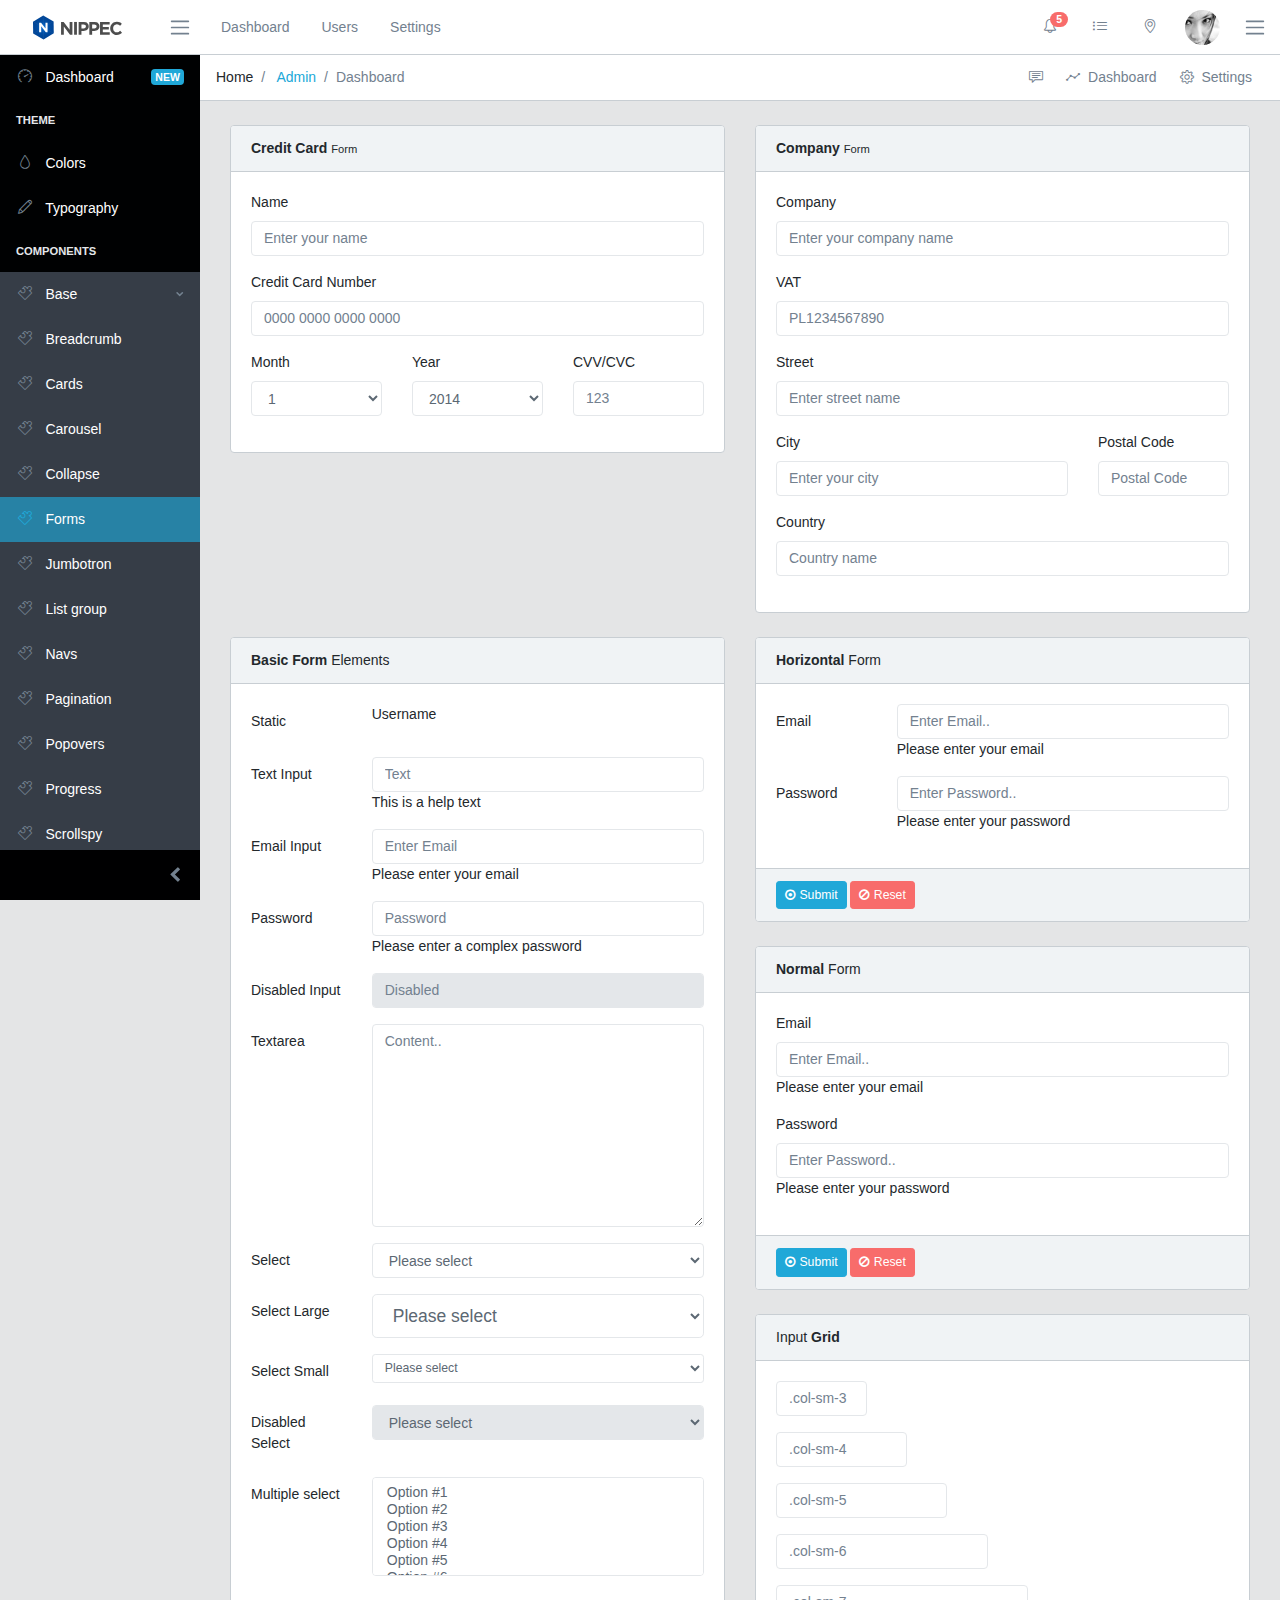
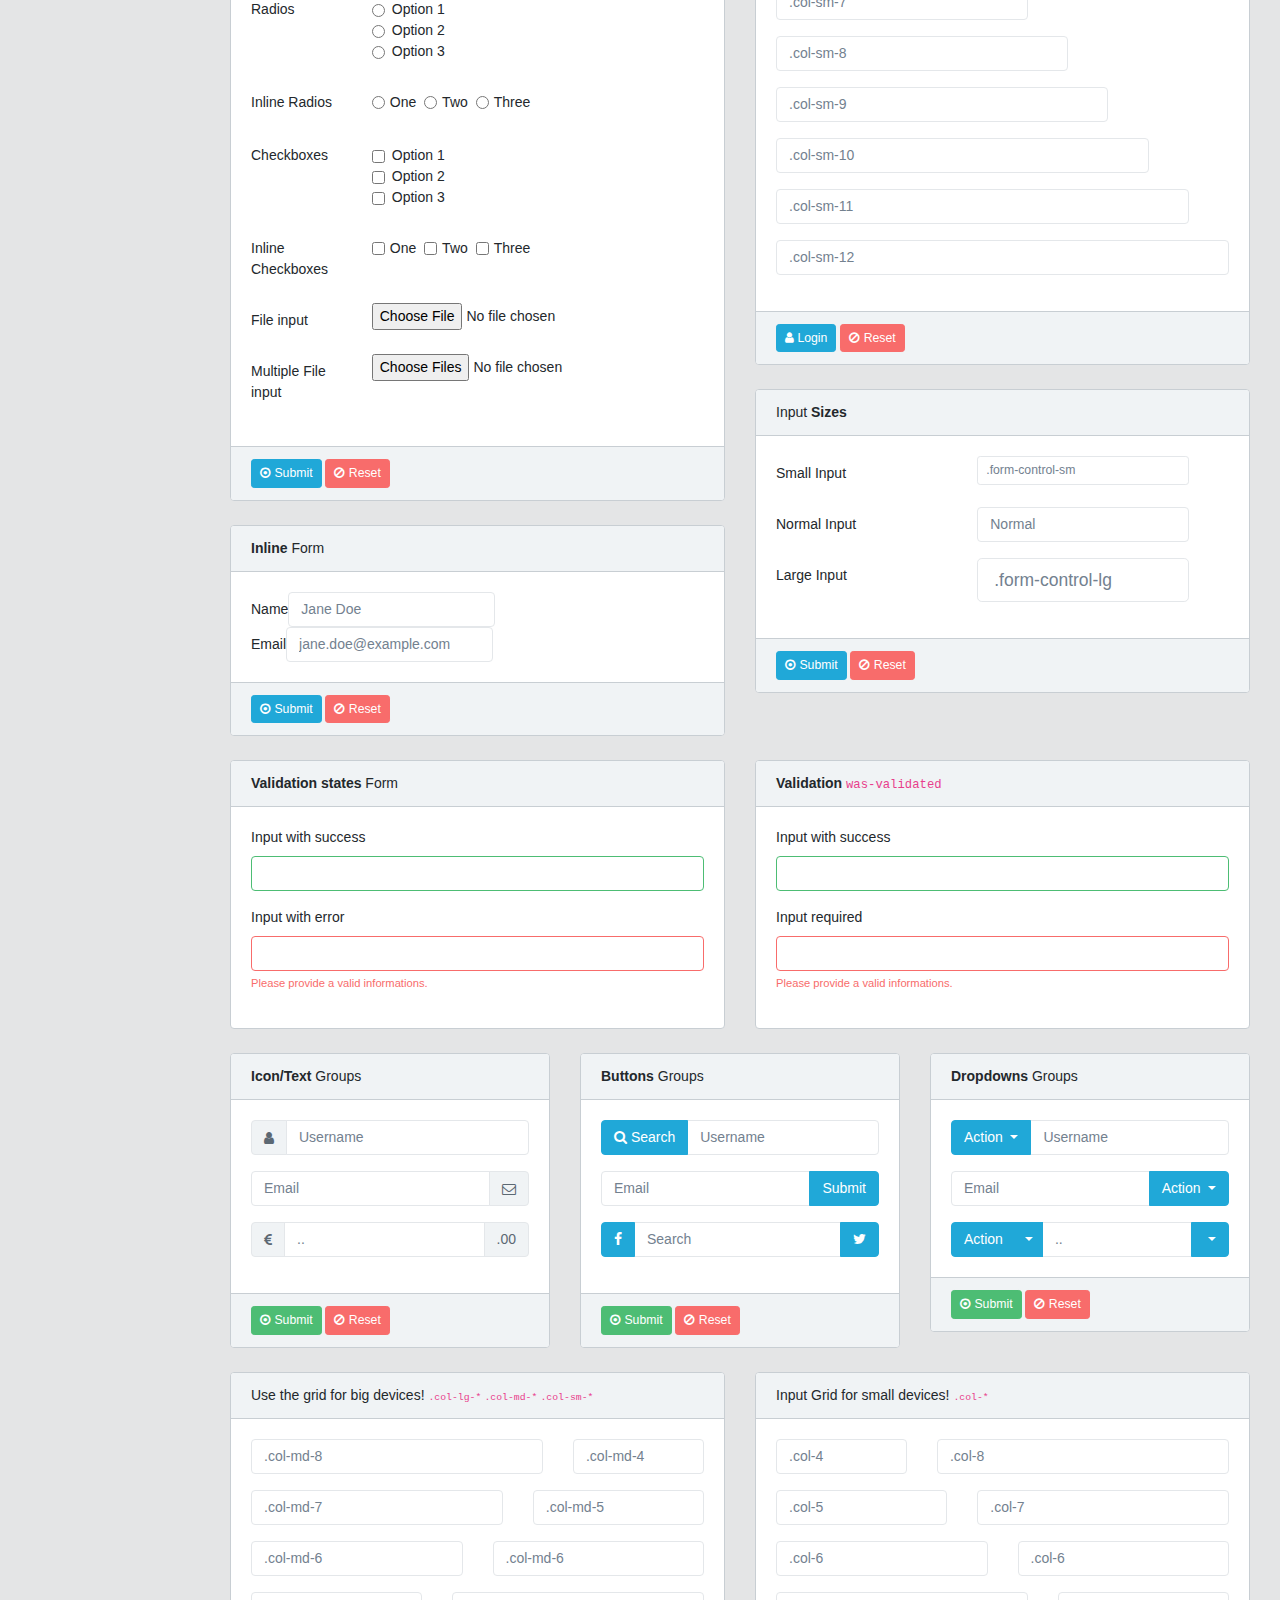
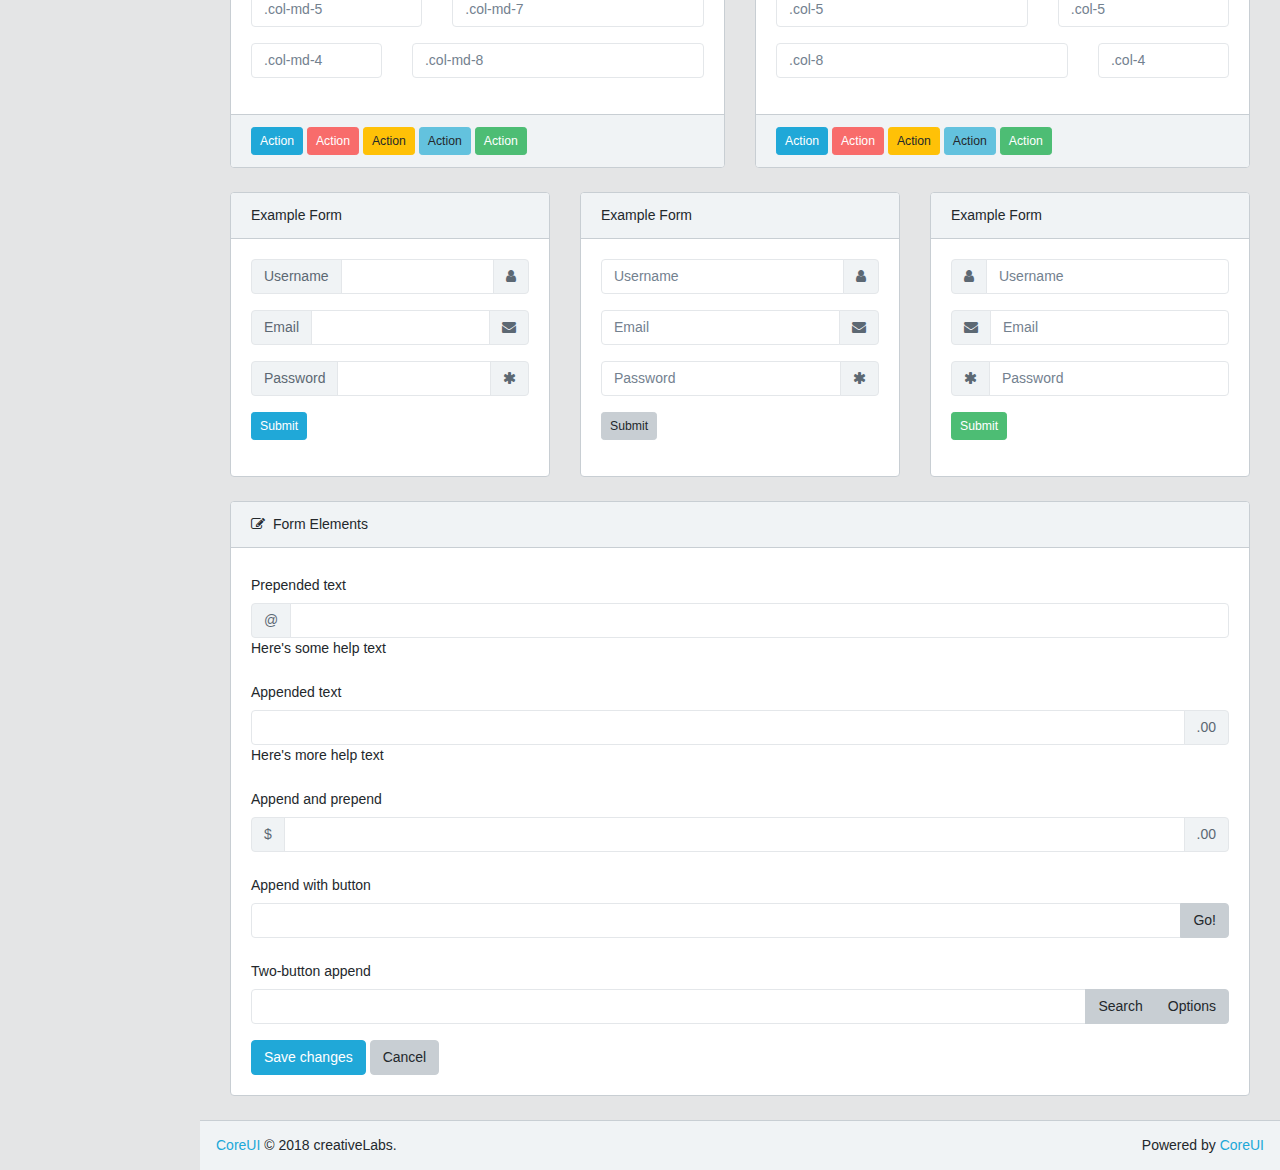
<file: assets/coreui-free-bootstrap-admin-template-master/base/forms.html>
<!DOCTYPE html>
<!--
* CoreUI - Free Bootstrap Admin Template
* @version v2.0.0
* @link https://coreui.io
* Copyright (c) 2018 creativeLabs Łukasz Holeczek
* Licensed under MIT (https://coreui.io/license)
-->

<html lang="en">
  <head>
    <base href="./../">
    <meta charset="utf-8">
    <meta http-equiv="X-UA-Compatible" content="IE=edge">
    <meta name="viewport" content="width=device-width, initial-scale=1.0, shrink-to-fit=no">
    <meta name="description" content="CoreUI - Open Source Bootstrap Admin Template">
    <meta name="author" content="Łukasz Holeczek">
    <meta name="keyword" content="Bootstrap,Admin,Template,Open,Source,jQuery,CSS,HTML,RWD,Dashboard">
    <title>CoreUI Free Bootstrap Admin Template</title>
    <!-- Icons-->
    <link href="vendors/@coreui/icons/css/coreui-icons.min.css" rel="stylesheet">
    <link href="vendors/flag-icon-css/css/flag-icon.min.css" rel="stylesheet">
    <link href="vendors/font-awesome/css/font-awesome.min.css" rel="stylesheet">
    <link href="vendors/simple-line-icons/css/simple-line-icons.css" rel="stylesheet">
    <!-- Main styles for this application-->
    <link href="css/style.css" rel="stylesheet">
    <link href="vendors/pace-progress/css/pace.min.css" rel="stylesheet">
  </head>
  <body class="app header-fixed sidebar-fixed aside-menu-fixed sidebar-lg-show">
    <header class="app-header navbar">
      <button class="navbar-toggler sidebar-toggler d-lg-none mr-auto" type="button" data-toggle="sidebar-show">
        <span class="navbar-toggler-icon"></span>
      </button>
      <a class="navbar-brand" href="#">
        <img class="navbar-brand-full" src="img/brand/logo.svg" width="89" height="25" alt="CoreUI Logo">
        <img class="navbar-brand-minimized" src="img/brand/sygnet.svg" width="30" height="30" alt="CoreUI Logo">
      </a>
      <button class="navbar-toggler sidebar-toggler d-md-down-none" type="button" data-toggle="sidebar-lg-show">
        <span class="navbar-toggler-icon"></span>
      </button>
      <ul class="nav navbar-nav d-md-down-none">
        <li class="nav-item px-3">
          <a class="nav-link" href="#">Dashboard</a>
        </li>
        <li class="nav-item px-3">
          <a class="nav-link" href="#">Users</a>
        </li>
        <li class="nav-item px-3">
          <a class="nav-link" href="#">Settings</a>
        </li>
      </ul>
      <ul class="nav navbar-nav ml-auto">
        <li class="nav-item d-md-down-none">
          <a class="nav-link" href="#">
            <i class="icon-bell"></i>
            <span class="badge badge-pill badge-danger">5</span>
          </a>
        </li>
        <li class="nav-item d-md-down-none">
          <a class="nav-link" href="#">
            <i class="icon-list"></i>
          </a>
        </li>
        <li class="nav-item d-md-down-none">
          <a class="nav-link" href="#">
            <i class="icon-location-pin"></i>
          </a>
        </li>
        <li class="nav-item dropdown">
          <a class="nav-link" data-toggle="dropdown" href="#" role="button" aria-haspopup="true" aria-expanded="false">
            <img class="img-avatar" src="img/avatars/6.jpg" alt="admin@bootstrapmaster.com">
          </a>
          <div class="dropdown-menu dropdown-menu-right">
            <div class="dropdown-header text-center">
              <strong>Account</strong>
            </div>
            <a class="dropdown-item" href="#">
              <i class="fa fa-bell-o"></i> Updates
              <span class="badge badge-info">42</span>
            </a>
            <a class="dropdown-item" href="#">
              <i class="fa fa-envelope-o"></i> Messages
              <span class="badge badge-success">42</span>
            </a>
            <a class="dropdown-item" href="#">
              <i class="fa fa-tasks"></i> Tasks
              <span class="badge badge-danger">42</span>
            </a>
            <a class="dropdown-item" href="#">
              <i class="fa fa-comments"></i> Comments
              <span class="badge badge-warning">42</span>
            </a>
            <div class="dropdown-header text-center">
              <strong>Settings</strong>
            </div>
            <a class="dropdown-item" href="#">
              <i class="fa fa-user"></i> Profile</a>
            <a class="dropdown-item" href="#">
              <i class="fa fa-wrench"></i> Settings</a>
            <a class="dropdown-item" href="#">
              <i class="fa fa-usd"></i> Payments
              <span class="badge badge-secondary">42</span>
            </a>
            <a class="dropdown-item" href="#">
              <i class="fa fa-file"></i> Projects
              <span class="badge badge-primary">42</span>
            </a>
            <div class="divider"></div>
            <a class="dropdown-item" href="#">
              <i class="fa fa-shield"></i> Lock Account</a>
            <a class="dropdown-item" href="#">
              <i class="fa fa-lock"></i> Logout</a>
          </div>
        </li>
      </ul>
      <button class="navbar-toggler aside-menu-toggler d-md-down-none" type="button" data-toggle="aside-menu-lg-show">
        <span class="navbar-toggler-icon"></span>
      </button>
      <button class="navbar-toggler aside-menu-toggler d-lg-none" type="button" data-toggle="aside-menu-show">
        <span class="navbar-toggler-icon"></span>
      </button>
    </header>
    <div class="app-body">
      <div class="sidebar">
        <nav class="sidebar-nav">
          <ul class="nav">
            <li class="nav-item">
              <a class="nav-link" href="index.html">
                <i class="nav-icon icon-speedometer"></i> Dashboard
                <span class="badge badge-primary">NEW</span>
              </a>
            </li>
            <li class="nav-title">Theme</li>
            <li class="nav-item">
              <a class="nav-link" href="colors.html">
                <i class="nav-icon icon-drop"></i> Colors</a>
            </li>
            <li class="nav-item">
              <a class="nav-link" href="typography.html">
                <i class="nav-icon icon-pencil"></i> Typography</a>
            </li>
            <li class="nav-title">Components</li>
            <li class="nav-item nav-dropdown">
              <a class="nav-link nav-dropdown-toggle" href="#">
                <i class="nav-icon icon-puzzle"></i> Base</a>
              <ul class="nav-dropdown-items">
                <li class="nav-item">
                  <a class="nav-link" href="base/breadcrumb.html">
                    <i class="nav-icon icon-puzzle"></i> Breadcrumb</a>
                </li>
                <li class="nav-item">
                  <a class="nav-link" href="base/cards.html">
                    <i class="nav-icon icon-puzzle"></i> Cards</a>
                </li>
                <li class="nav-item">
                  <a class="nav-link" href="base/carousel.html">
                    <i class="nav-icon icon-puzzle"></i> Carousel</a>
                </li>
                <li class="nav-item">
                  <a class="nav-link" href="base/collapse.html">
                    <i class="nav-icon icon-puzzle"></i> Collapse</a>
                </li>
                <li class="nav-item">
                  <a class="nav-link" href="base/forms.html">
                    <i class="nav-icon icon-puzzle"></i> Forms</a>
                </li>
                <li class="nav-item">
                  <a class="nav-link" href="base/jumbotron.html">
                    <i class="nav-icon icon-puzzle"></i> Jumbotron</a>
                </li>
                <li class="nav-item">
                  <a class="nav-link" href="base/list-group.html">
                    <i class="nav-icon icon-puzzle"></i> List group</a>
                </li>
                <li class="nav-item">
                  <a class="nav-link" href="base/navs.html">
                    <i class="nav-icon icon-puzzle"></i> Navs</a>
                </li>
                <li class="nav-item">
                  <a class="nav-link" href="base/pagination.html">
                    <i class="nav-icon icon-puzzle"></i> Pagination</a>
                </li>
                <li class="nav-item">
                  <a class="nav-link" href="base/popovers.html">
                    <i class="nav-icon icon-puzzle"></i> Popovers</a>
                </li>
                <li class="nav-item">
                  <a class="nav-link" href="base/progress.html">
                    <i class="nav-icon icon-puzzle"></i> Progress</a>
                </li>
                <li class="nav-item">
                  <a class="nav-link" href="base/scrollspy.html">
                    <i class="nav-icon icon-puzzle"></i> Scrollspy</a>
                </li>
                <li class="nav-item">
                  <a class="nav-link" href="base/switches.html">
                    <i class="nav-icon icon-puzzle"></i> Switches</a>
                </li>
                <li class="nav-item">
                  <a class="nav-link" href="base/tables.html">
                    <i class="nav-icon icon-puzzle"></i> Tables</a>
                </li>
                <li class="nav-item">
                  <a class="nav-link" href="base/tabs.html">
                    <i class="nav-icon icon-puzzle"></i> Tabs</a>
                </li>
                <li class="nav-item">
                  <a class="nav-link" href="base/tooltips.html">
                    <i class="nav-icon icon-puzzle"></i> Tooltips</a>
                </li>
              </ul>
            </li>
            <li class="nav-item nav-dropdown">
              <a class="nav-link nav-dropdown-toggle" href="#">
                <i class="nav-icon icon-cursor"></i> Buttons</a>
              <ul class="nav-dropdown-items">
                <li class="nav-item">
                  <a class="nav-link" href="buttons/buttons.html">
                    <i class="nav-icon icon-cursor"></i> Buttons</a>
                </li>
                <li class="nav-item">
                  <a class="nav-link" href="buttons/button-group.html">
                    <i class="nav-icon icon-cursor"></i> Buttons Group</a>
                </li>
                <li class="nav-item">
                  <a class="nav-link" href="buttons/dropdowns.html">
                    <i class="nav-icon icon-cursor"></i> Dropdowns</a>
                </li>
                <li class="nav-item">
                  <a class="nav-link" href="buttons/brand-buttons.html">
                    <i class="nav-icon icon-cursor"></i> Brand Buttons</a>
                </li>
              </ul>
            </li>
            <li class="nav-item">
              <a class="nav-link" href="charts.html">
                <i class="nav-icon icon-pie-chart"></i> Charts</a>
            </li>
            <li class="nav-item nav-dropdown">
              <a class="nav-link nav-dropdown-toggle" href="#">
                <i class="nav-icon icon-star"></i> Icons</a>
              <ul class="nav-dropdown-items">
                <li class="nav-item">
                  <a class="nav-link" href="icons/coreui-icons.html">
                    <i class="nav-icon icon-star"></i> CoreUI Icons
                    <span class="badge badge-success">NEW</span>
                  </a>
                  <a class="nav-link" href="icons/flags.html">
                    <i class="nav-icon icon-star"></i> Flags</a>
                </li>
                <li class="nav-item">
                  <a class="nav-link" href="icons/font-awesome.html">
                    <i class="nav-icon icon-star"></i> Font Awesome
                    <span class="badge badge-secondary">4.7</span>
                  </a>
                </li>
                <li class="nav-item">
                  <a class="nav-link" href="icons/simple-line-icons.html">
                    <i class="nav-icon icon-star"></i> Simple Line Icons</a>
                </li>
              </ul>
            </li>
            <li class="nav-item nav-dropdown">
              <a class="nav-link nav-dropdown-toggle" href="#">
                <i class="nav-icon icon-bell"></i> Notifications</a>
              <ul class="nav-dropdown-items">
                <li class="nav-item">
                  <a class="nav-link" href="notifications/alerts.html">
                    <i class="nav-icon icon-bell"></i> Alerts</a>
                </li>
                <li class="nav-item">
                  <a class="nav-link" href="notifications/badge.html">
                    <i class="nav-icon icon-bell"></i> Badge</a>
                </li>
                <li class="nav-item">
                  <a class="nav-link" href="notifications/modals.html">
                    <i class="nav-icon icon-bell"></i> Modals</a>
                </li>
              </ul>
            </li>
            <li class="nav-item">
              <a class="nav-link" href="widgets.html">
                <i class="nav-icon icon-calculator"></i> Widgets
                <span class="badge badge-primary">NEW</span>
              </a>
            </li>
            <li class="divider"></li>
            <li class="nav-title">Extras</li>
            <li class="nav-item nav-dropdown">
              <a class="nav-link nav-dropdown-toggle" href="#">
                <i class="nav-icon icon-star"></i> Pages</a>
              <ul class="nav-dropdown-items">
                <li class="nav-item">
                  <a class="nav-link" href="login.html" target="_top">
                    <i class="nav-icon icon-star"></i> Login</a>
                </li>
                <li class="nav-item">
                  <a class="nav-link" href="register.html" target="_top">
                    <i class="nav-icon icon-star"></i> Register</a>
                </li>
                <li class="nav-item">
                  <a class="nav-link" href="404.html" target="_top">
                    <i class="nav-icon icon-star"></i> Error 404</a>
                </li>
                <li class="nav-item">
                  <a class="nav-link" href="500.html" target="_top">
                    <i class="nav-icon icon-star"></i> Error 500</a>
                </li>
              </ul>
            </li>
            <li class="nav-item mt-auto">
              <a class="nav-link nav-link-success" href="https://coreui.io" target="_top">
                <i class="nav-icon icon-cloud-download"></i> Download CoreUI</a>
            </li>
            <li class="nav-item">
              <a class="nav-link nav-link-danger" href="https://coreui.io/pro/" target="_top">
                <i class="nav-icon icon-layers"></i> Try CoreUI
                <strong>PRO</strong>
              </a>
            </li>
          </ul>
        </nav>
        <button class="sidebar-minimizer brand-minimizer" type="button"></button>
      </div>
      <main class="main">
        <!-- Breadcrumb-->
        <ol class="breadcrumb">
          <li class="breadcrumb-item">Home</li>
          <li class="breadcrumb-item">
            <a href="#">Admin</a>
          </li>
          <li class="breadcrumb-item active">Dashboard</li>
          <!-- Breadcrumb Menu-->
          <li class="breadcrumb-menu d-md-down-none">
            <div class="btn-group" role="group" aria-label="Button group">
              <a class="btn" href="#">
                <i class="icon-speech"></i>
              </a>
              <a class="btn" href="./">
                <i class="icon-graph"></i>  Dashboard</a>
              <a class="btn" href="#">
                <i class="icon-settings"></i>  Settings</a>
            </div>
          </li>
        </ol>
        <div class="container-fluid">
          <div class="animated fadeIn">
            <div class="row">
              <div class="col-sm-6">
                <div class="card">
                  <div class="card-header">
                    <strong>Credit Card</strong>
                    <small>Form</small>
                  </div>
                  <div class="card-body">
                    <div class="row">
                      <div class="col-sm-12">
                        <div class="form-group">
                          <label for="name">Name</label>
                          <input class="form-control" id="name" type="text" placeholder="Enter your name">
                        </div>
                      </div>
                    </div>
                    <!-- /.row-->
                    <div class="row">
                      <div class="col-sm-12">
                        <div class="form-group">
                          <label for="ccnumber">Credit Card Number</label>
                          <input class="form-control" id="ccnumber" type="text" placeholder="0000 0000 0000 0000">
                        </div>
                      </div>
                    </div>
                    <!-- /.row-->
                    <div class="row">
                      <div class="form-group col-sm-4">
                        <label for="ccmonth">Month</label>
                        <select class="form-control" id="ccmonth">
                          <option>1</option>
                          <option>2</option>
                          <option>3</option>
                          <option>4</option>
                          <option>5</option>
                          <option>6</option>
                          <option>7</option>
                          <option>8</option>
                          <option>9</option>
                          <option>10</option>
                          <option>11</option>
                          <option>12</option>
                        </select>
                      </div>
                      <div class="form-group col-sm-4">
                        <label for="ccyear">Year</label>
                        <select class="form-control" id="ccyear">
                          <option>2014</option>
                          <option>2015</option>
                          <option>2016</option>
                          <option>2017</option>
                          <option>2018</option>
                          <option>2019</option>
                          <option>2020</option>
                          <option>2021</option>
                          <option>2022</option>
                          <option>2023</option>
                          <option>2024</option>
                          <option>2025</option>
                        </select>
                      </div>
                      <div class="col-sm-4">
                        <div class="form-group">
                          <label for="cvv">CVV/CVC</label>
                          <input class="form-control" id="cvv" type="text" placeholder="123">
                        </div>
                      </div>
                    </div>
                    <!-- /.row-->
                  </div>
                </div>
              </div>
              <!-- /.col-->
              <div class="col-sm-6">
                <div class="card">
                  <div class="card-header">
                    <strong>Company</strong>
                    <small>Form</small>
                  </div>
                  <div class="card-body">
                    <div class="form-group">
                      <label for="company">Company</label>
                      <input class="form-control" id="company" type="text" placeholder="Enter your company name">
                    </div>
                    <div class="form-group">
                      <label for="vat">VAT</label>
                      <input class="form-control" id="vat" type="text" placeholder="PL1234567890">
                    </div>
                    <div class="form-group">
                      <label for="street">Street</label>
                      <input class="form-control" id="street" type="text" placeholder="Enter street name">
                    </div>
                    <div class="row">
                      <div class="form-group col-sm-8">
                        <label for="city">City</label>
                        <input class="form-control" id="city" type="text" placeholder="Enter your city">
                      </div>
                      <div class="form-group col-sm-4">
                        <label for="postal-code">Postal Code</label>
                        <input class="form-control" id="postal-code" type="text" placeholder="Postal Code">
                      </div>
                    </div>
                    <!-- /.row-->
                    <div class="form-group">
                      <label for="country">Country</label>
                      <input class="form-control" id="country" type="text" placeholder="Country name">
                    </div>
                  </div>
                </div>
              </div>
              <!-- /.col-->
            </div>
            <!-- /.row-->
            <div class="row">
              <div class="col-md-6">
                <div class="card">
                  <div class="card-header">
                    <strong>Basic Form</strong> Elements</div>
                  <div class="card-body">
                    <form class="form-horizontal" action="" method="post" enctype="multipart/form-data">
                      <div class="form-group row">
                        <label class="col-md-3 col-form-label">Static</label>
                        <div class="col-md-9">
                          <p class="form-control-static">Username</p>
                        </div>
                      </div>
                      <div class="form-group row">
                        <label class="col-md-3 col-form-label" for="text-input">Text Input</label>
                        <div class="col-md-9">
                          <input class="form-control" id="text-input" type="text" name="text-input" placeholder="Text">
                          <span class="help-block">This is a help text</span>
                        </div>
                      </div>
                      <div class="form-group row">
                        <label class="col-md-3 col-form-label" for="email-input">Email Input</label>
                        <div class="col-md-9">
                          <input class="form-control" id="email-input" type="email" name="email-input" placeholder="Enter Email">
                          <span class="help-block">Please enter your email</span>
                        </div>
                      </div>
                      <div class="form-group row">
                        <label class="col-md-3 col-form-label" for="password-input">Password</label>
                        <div class="col-md-9">
                          <input class="form-control" id="password-input" type="password" name="password-input" placeholder="Password">
                          <span class="help-block">Please enter a complex password</span>
                        </div>
                      </div>
                      <div class="form-group row">
                        <label class="col-md-3 col-form-label" for="disabled-input">Disabled Input</label>
                        <div class="col-md-9">
                          <input class="form-control" id="disabled-input" type="text" name="disabled-input" placeholder="Disabled" disabled="">
                        </div>
                      </div>
                      <div class="form-group row">
                        <label class="col-md-3 col-form-label" for="textarea-input">Textarea</label>
                        <div class="col-md-9">
                          <textarea class="form-control" id="textarea-input" name="textarea-input" rows="9" placeholder="Content.."></textarea>
                        </div>
                      </div>
                      <div class="form-group row">
                        <label class="col-md-3 col-form-label" for="select1">Select</label>
                        <div class="col-md-9">
                          <select class="form-control" id="select1" name="select1">
                            <option value="0">Please select</option>
                            <option value="1">Option #1</option>
                            <option value="2">Option #2</option>
                            <option value="3">Option #3</option>
                          </select>
                        </div>
                      </div>
                      <div class="form-group row">
                        <label class="col-md-3 col-form-label" for="select2">Select Large</label>
                        <div class="col-md-9">
                          <select class="form-control form-control-lg" id="select2" name="select2">
                            <option value="0">Please select</option>
                            <option value="1">Option #1</option>
                            <option value="2">Option #2</option>
                            <option value="3">Option #3</option>
                          </select>
                        </div>
                      </div>
                      <div class="form-group row">
                        <label class="col-md-3 col-form-label" for="select3">Select Small</label>
                        <div class="col-md-9">
                          <select class="form-control form-control-sm" id="select3" name="select3">
                            <option value="0">Please select</option>
                            <option value="1">Option #1</option>
                            <option value="2">Option #2</option>
                            <option value="3">Option #3</option>
                          </select>
                        </div>
                      </div>
                      <div class="form-group row">
                        <label class="col-md-3 col-form-label" for="disabledSelect">Disabled Select</label>
                        <div class="col-md-9">
                          <select class="form-control" id="disabledSelect" disabled="">
                            <option value="0">Please select</option>
                            <option value="1">Option #1</option>
                            <option value="2">Option #2</option>
                            <option value="3">Option #3</option>
                          </select>
                        </div>
                      </div>
                      <div class="form-group row">
                        <label class="col-md-3 col-form-label" for="multiple-select">Multiple select</label>
                        <div class="col-md-9">
                          <select class="form-control" id="multiple-select" name="multiple-select" size="5" multiple="">
                            <option value="1">Option #1</option>
                            <option value="2">Option #2</option>
                            <option value="3">Option #3</option>
                            <option value="4">Option #4</option>
                            <option value="5">Option #5</option>
                            <option value="6">Option #6</option>
                            <option value="7">Option #7</option>
                            <option value="8">Option #8</option>
                            <option value="9">Option #9</option>
                            <option value="10">Option #10</option>
                          </select>
                        </div>
                      </div>
                      <div class="form-group row">
                        <label class="col-md-3 col-form-label">Radios</label>
                        <div class="col-md-9 col-form-label">
                          <div class="form-check">
                            <input class="form-check-input" id="radio1" type="radio" value="radio1" name="radios">
                            <label class="form-check-label" for="radio1">Option 1</label>
                          </div>
                          <div class="form-check">
                            <input class="form-check-input" id="radio2" type="radio" value="radio2" name="radios">
                            <label class="form-check-label" for="radio2">Option 2</label>
                          </div>
                          <div class="form-check">
                            <input class="form-check-input" id="radio3" type="radio" value="radio2" name="radios">
                            <label class="form-check-label" for="radio3">Option 3</label>
                          </div>
                        </div>
                      </div>
                      <div class="form-group row">
                        <label class="col-md-3 col-form-label">Inline Radios</label>
                        <div class="col-md-9 col-form-label">
                          <div class="form-check form-check-inline mr-1">
                            <input class="form-check-input" id="inline-radio1" type="radio" value="option1" name="inline-radios">
                            <label class="form-check-label" for="inline-radio1">One</label>
                          </div>
                          <div class="form-check form-check-inline mr-1">
                            <input class="form-check-input" id="inline-radio2" type="radio" value="option2" name="inline-radios">
                            <label class="form-check-label" for="inline-radio2">Two</label>
                          </div>
                          <div class="form-check form-check-inline mr-1">
                            <input class="form-check-input" id="inline-radio3" type="radio" value="option3" name="inline-radios">
                            <label class="form-check-label" for="inline-radio3">Three</label>
                          </div>
                        </div>
                      </div>
                      <div class="form-group row">
                        <label class="col-md-3 col-form-label">Checkboxes</label>
                        <div class="col-md-9 col-form-label">
                          <div class="form-check checkbox">
                            <input class="form-check-input" id="check1" type="checkbox" value="">
                            <label class="form-check-label" for="check1">Option 1</label>
                          </div>
                          <div class="form-check checkbox">
                            <input class="form-check-input" id="check2" type="checkbox" value="">
                            <label class="form-check-label" for="check2">Option 2</label>
                          </div>
                          <div class="form-check checkbox">
                            <input class="form-check-input" id="check3" type="checkbox" value="">
                            <label class="form-check-label" for="check3">Option 3</label>
                          </div>
                        </div>
                      </div>
                      <div class="form-group row">
                        <label class="col-md-3 col-form-label">Inline Checkboxes</label>
                        <div class="col-md-9 col-form-label">
                          <div class="form-check form-check-inline mr-1">
                            <input class="form-check-input" id="inline-checkbox1" type="checkbox" value="check1">
                            <label class="form-check-label" for="inline-checkbox1">One</label>
                          </div>
                          <div class="form-check form-check-inline mr-1">
                            <input class="form-check-input" id="inline-checkbox2" type="checkbox" value="check2">
                            <label class="form-check-label" for="inline-checkbox2">Two</label>
                          </div>
                          <div class="form-check form-check-inline mr-1">
                            <input class="form-check-input" id="inline-checkbox3" type="checkbox" value="check3">
                            <label class="form-check-label" for="inline-checkbox3">Three</label>
                          </div>
                        </div>
                      </div>
                      <div class="form-group row">
                        <label class="col-md-3 col-form-label" for="file-input">File input</label>
                        <div class="col-md-9">
                          <input id="file-input" type="file" name="file-input">
                        </div>
                      </div>
                      <div class="form-group row">
                        <label class="col-md-3 col-form-label" for="file-multiple-input">Multiple File input</label>
                        <div class="col-md-9">
                          <input id="file-multiple-input" type="file" name="file-multiple-input" multiple="">
                        </div>
                      </div>
                    </form>
                  </div>
                  <div class="card-footer">
                    <button class="btn btn-sm btn-primary" type="submit">
                      <i class="fa fa-dot-circle-o"></i> Submit</button>
                    <button class="btn btn-sm btn-danger" type="reset">
                      <i class="fa fa-ban"></i> Reset</button>
                  </div>
                </div>
                <div class="card">
                  <div class="card-header">
                    <strong>Inline</strong> Form</div>
                  <div class="card-body">
                    <form class="form-inline" action="" method="post">
                      <div class="form-group">
                        <label for="exampleInputName2">Name</label>
                        <input class="form-control" id="exampleInputName2" type="text" placeholder="Jane Doe">
                      </div>
                      <div class="form-group">
                        <label for="exampleInputEmail2">Email</label>
                        <input class="form-control" id="exampleInputEmail2" type="email" placeholder="jane.doe@example.com">
                      </div>
                    </form>
                  </div>
                  <div class="card-footer">
                    <button class="btn btn-sm btn-primary" type="submit">
                      <i class="fa fa-dot-circle-o"></i> Submit</button>
                    <button class="btn btn-sm btn-danger" type="reset">
                      <i class="fa fa-ban"></i> Reset</button>
                  </div>
                </div>
              </div>
              <div class="col-md-6">
                <div class="card">
                  <div class="card-header">
                    <strong>Horizontal</strong> Form</div>
                  <div class="card-body">
                    <form class="form-horizontal" action="" method="post">
                      <div class="form-group row">
                        <label class="col-md-3 col-form-label" for="hf-email">Email</label>
                        <div class="col-md-9">
                          <input class="form-control" id="hf-email" type="email" name="hf-email" placeholder="Enter Email..">
                          <span class="help-block">Please enter your email</span>
                        </div>
                      </div>
                      <div class="form-group row">
                        <label class="col-md-3 col-form-label" for="hf-password">Password</label>
                        <div class="col-md-9">
                          <input class="form-control" id="hf-password" type="password" name="hf-password" placeholder="Enter Password..">
                          <span class="help-block">Please enter your password</span>
                        </div>
                      </div>
                    </form>
                  </div>
                  <div class="card-footer">
                    <button class="btn btn-sm btn-primary" type="submit">
                      <i class="fa fa-dot-circle-o"></i> Submit</button>
                    <button class="btn btn-sm btn-danger" type="reset">
                      <i class="fa fa-ban"></i> Reset</button>
                  </div>
                </div>
                <div class="card">
                  <div class="card-header">
                    <strong>Normal</strong> Form</div>
                  <div class="card-body">
                    <form action="" method="post">
                      <div class="form-group">
                        <label for="nf-email">Email</label>
                        <input class="form-control" id="nf-email" type="email" name="nf-email" placeholder="Enter Email..">
                        <span class="help-block">Please enter your email</span>
                      </div>
                      <div class="form-group">
                        <label for="nf-password">Password</label>
                        <input class="form-control" id="nf-password" type="password" name="nf-password" placeholder="Enter Password..">
                        <span class="help-block">Please enter your password</span>
                      </div>
                    </form>
                  </div>
                  <div class="card-footer">
                    <button class="btn btn-sm btn-primary" type="submit">
                      <i class="fa fa-dot-circle-o"></i> Submit</button>
                    <button class="btn btn-sm btn-danger" type="reset">
                      <i class="fa fa-ban"></i> Reset</button>
                  </div>
                </div>
                <div class="card">
                  <div class="card-header">Input
                    <strong>Grid</strong>
                  </div>
                  <div class="card-body">
                    <form class="form-horizontal" action="" method="post">
                      <div class="form-group row">
                        <div class="col-sm-3">
                          <input class="form-control" type="text" placeholder=".col-sm-3">
                        </div>
                      </div>
                      <div class="form-group row">
                        <div class="col-sm-4">
                          <input class="form-control" type="text" placeholder=".col-sm-4">
                        </div>
                      </div>
                      <div class="form-group row">
                        <div class="col-sm-5">
                          <input class="form-control" type="text" placeholder=".col-sm-5">
                        </div>
                      </div>
                      <div class="form-group row">
                        <div class="col-sm-6">
                          <input class="form-control" type="text" placeholder=".col-sm-6">
                        </div>
                      </div>
                      <div class="form-group row">
                        <div class="col-sm-7">
                          <input class="form-control" type="text" placeholder=".col-sm-7">
                        </div>
                      </div>
                      <div class="form-group row">
                        <div class="col-sm-8">
                          <input class="form-control" type="text" placeholder=".col-sm-8">
                        </div>
                      </div>
                      <div class="form-group row">
                        <div class="col-sm-9">
                          <input class="form-control" type="text" placeholder=".col-sm-9">
                        </div>
                      </div>
                      <div class="form-group row">
                        <div class="col-sm-10">
                          <input class="form-control" type="text" placeholder=".col-sm-10">
                        </div>
                      </div>
                      <div class="form-group row">
                        <div class="col-sm-11">
                          <input class="form-control" type="text" placeholder=".col-sm-11">
                        </div>
                      </div>
                      <div class="form-group row">
                        <div class="col-sm-12">
                          <input class="form-control" type="text" placeholder=".col-sm-12">
                        </div>
                      </div>
                    </form>
                  </div>
                  <div class="card-footer">
                    <button class="btn btn-sm btn-primary" type="submit">
                      <i class="fa fa-user"></i> Login</button>
                    <button class="btn btn-sm btn-danger" type="reset">
                      <i class="fa fa-ban"></i> Reset</button>
                  </div>
                </div>
                <div class="card">
                  <div class="card-header">Input
                    <strong>Sizes</strong>
                  </div>
                  <div class="card-body">
                    <form class="form-horizontal" action="" method="post">
                      <div class="form-group row">
                        <label class="col-sm-5 col-form-label" for="input-small">Small Input</label>
                        <div class="col-sm-6">
                          <input class="form-control form-control-sm" id="input-small" type="text" name="input-small" placeholder=".form-control-sm">
                        </div>
                      </div>
                      <div class="form-group row">
                        <label class="col-sm-5 col-form-label" for="input-normal">Normal Input</label>
                        <div class="col-sm-6">
                          <input class="form-control" id="input-normal" type="text" name="input-normal" placeholder="Normal">
                        </div>
                      </div>
                      <div class="form-group row">
                        <label class="col-sm-5 col-form-label" for="input-large">Large Input</label>
                        <div class="col-sm-6">
                          <input class="form-control form-control-lg" id="input-large" type="text" name="input-large" placeholder=".form-control-lg">
                        </div>
                      </div>
                    </form>
                  </div>
                  <div class="card-footer">
                    <button class="btn btn-sm btn-primary" type="submit">
                      <i class="fa fa-dot-circle-o"></i> Submit</button>
                    <button class="btn btn-sm btn-danger" type="reset">
                      <i class="fa fa-ban"></i> Reset</button>
                  </div>
                </div>
              </div>
              <!-- /.col-->
            </div>
            <!-- /.row-->
            <div class="row">
              <div class="col-sm-6">
                <div class="card">
                  <div class="card-header">
                    <strong>Validation states</strong> Form</div>
                  <div class="card-body">
                    <div class="form-group">
                      <label class="form-col-form-label" for="inputSuccess1">Input with success</label>
                      <input class="form-control is-valid" id="inputSuccess1" type="text">
                    </div>
                    <div class="form-group">
                      <label class="form-col-form-label" for="inputError1">Input with error</label>
                      <input class="form-control is-invalid" id="inputError1" type="text">
                      <div class="invalid-feedback">Please provide a valid informations.</div>
                    </div>
                  </div>
                </div>
              </div>
              <!-- /.col-->
              <div class="col-sm-6">
                <div class="card">
                  <div class="card-header">
                    <strong>Validation</strong>
                    <code>was-validated</code>
                  </div>
                  <div class="card-body was-validated">
                    <div class="form-group">
                      <label class="form-col-form-label" for="inputSuccess2">Input with success</label>
                      <input class="form-control is-valid" id="inputSuccess2" type="text">
                    </div>
                    <div class="form-group">
                      <label class="form-col-form-label" for="inputError2">Input required</label>
                      <input class="form-control is-invalid" id="inputError2" type="text" required="">
                      <div class="invalid-feedback">Please provide a valid informations.</div>
                    </div>
                  </div>
                </div>
              </div>
              <!-- /.col-->
            </div>
            <!-- /.row-->
            <div class="row">
              <div class="col-sm-4">
                <div class="card">
                  <div class="card-header">
                    <strong>Icon/Text</strong> Groups</div>
                  <div class="card-body">
                    <form class="form-horizontal" action="" method="post">
                      <div class="form-group row">
                        <div class="col-md-12">
                          <div class="input-group">
                            <div class="input-group-prepend">
                              <span class="input-group-text">
                                <i class="fa fa-user"></i>
                              </span>
                            </div>
                            <input class="form-control" id="input1-group1" type="text" name="input1-group1" placeholder="Username">
                          </div>
                        </div>
                      </div>
                      <div class="form-group row">
                        <div class="col-md-12">
                          <div class="input-group">
                            <input class="form-control" id="input2-group1" type="email" name="input2-group1" placeholder="Email">
                            <div class="input-group-append">
                              <span class="input-group-text">
                                <i class="fa fa-envelope-o"></i>
                              </span>
                            </div>
                          </div>
                        </div>
                      </div>
                      <div class="form-group row">
                        <div class="col-md-12">
                          <div class="input-group">
                            <div class="input-group-prepend">
                              <span class="input-group-text">
                                <i class="fa fa-euro"></i>
                              </span>
                            </div>
                            <input class="form-control" id="input3-group1" type="text" name="input3-group1" placeholder="..">
                            <div class="input-group-append">
                              <span class="input-group-text">.00</span>
                            </div>
                          </div>
                        </div>
                      </div>
                    </form>
                  </div>
                  <div class="card-footer">
                    <button class="btn btn-sm btn-success" type="submit">
                      <i class="fa fa-dot-circle-o"></i> Submit</button>
                    <button class="btn btn-sm btn-danger" type="reset">
                      <i class="fa fa-ban"></i> Reset</button>
                  </div>
                </div>
              </div>
              <div class="col-sm-4">
                <div class="card">
                  <div class="card-header">
                    <strong>Buttons</strong> Groups</div>
                  <div class="card-body">
                    <form class="form-horizontal" action="" method="post">
                      <div class="form-group row">
                        <div class="col-md-12">
                          <div class="input-group">
                            <span class="input-group-prepend">
                              <button class="btn btn-primary" type="button">
                                <i class="fa fa-search"></i> Search</button>
                            </span>
                            <input class="form-control" id="input1-group2" type="text" name="input1-group2" placeholder="Username">
                          </div>
                        </div>
                      </div>
                      <div class="form-group row">
                        <div class="col-md-12">
                          <div class="input-group">
                            <input class="form-control" id="input2-group2" type="email" name="input2-group2" placeholder="Email">
                            <span class="input-group-append">
                              <button class="btn btn-primary" type="button">Submit</button>
                            </span>
                          </div>
                        </div>
                      </div>
                      <div class="form-group row">
                        <div class="col-md-12">
                          <div class="input-group">
                            <span class="input-group-prepend">
                              <button class="btn btn-primary" type="button">
                                <i class="fa fa-facebook"></i>
                              </button>
                            </span>
                            <input class="form-control" id="input3-group2" type="text" name="input3-group2" placeholder="Search">
                            <span class="input-group-append">
                              <button class="btn btn-primary" type="button">
                                <i class="fa fa-twitter"></i>
                              </button>
                            </span>
                          </div>
                        </div>
                      </div>
                    </form>
                  </div>
                  <div class="card-footer">
                    <button class="btn btn-sm btn-success" type="submit">
                      <i class="fa fa-dot-circle-o"></i> Submit</button>
                    <button class="btn btn-sm btn-danger" type="reset">
                      <i class="fa fa-ban"></i> Reset</button>
                  </div>
                </div>
              </div>
              <div class="col-sm-4">
                <div class="card">
                  <div class="card-header">
                    <strong>Dropdowns</strong> Groups</div>
                  <div class="card-body">
                    <form class="form-horizontal" action="" method="post">
                      <div class="form-group row">
                        <div class="col-md-12">
                          <div class="input-group">
                            <div class="input-group-prepend">
                              <button class="btn btn-primary dropdown-toggle" type="button" data-toggle="dropdown">Action
                                <span class="caret"></span>
                              </button>
                              <div class="dropdown-menu">
                                <a class="dropdown-item" href="#">Action</a>
                                <a class="dropdown-item" href="#">Another action</a>
                                <a class="dropdown-item" href="#">Something else here</a>
                                <div class="dropdown-divider" role="separator"></div>
                                <a class="dropdown-item" href="#">Separated link</a>
                              </div>
                            </div>
                            <input class="form-control" id="input1-group3" type="text" name="input1-group3" placeholder="Username">
                          </div>
                        </div>
                      </div>
                      <div class="form-group row">
                        <div class="col-md-12">
                          <div class="input-group">
                            <input class="form-control" id="input2-group3" type="email" name="input2-group3" placeholder="Email">
                            <div class="input-group-append">
                              <button class="btn btn-primary dropdown-toggle" type="button" data-toggle="dropdown">Action
                                <span class="caret"></span>
                              </button>
                              <div class="dropdown-menu dropdown-menu-right">
                                <a class="dropdown-item" href="#">Action</a>
                                <a class="dropdown-item" href="#">Another action</a>
                                <a class="dropdown-item" href="#">Something else here</a>
                                <div class="dropdown-divider" role="separator"></div>
                                <a class="dropdown-item" href="#">Separated link</a>
                              </div>
                            </div>
                          </div>
                        </div>
                      </div>
                      <div class="row">
                        <div class="col-md-12">
                          <div class="input-group">
                            <div class="input-group-prepend">
                              <button class="btn btn-primary" type="button">Action</button>
                              <button class="btn btn-primary dropdown-toggle dropdown-toggle-split" type="button" data-toggle="dropdown">
                                <span class="caret"></span>
                              </button>
                              <div class="dropdown-menu">
                                <a class="dropdown-item" href="#">Action</a>
                                <a class="dropdown-item" href="#">Another action</a>
                                <a class="dropdown-item" href="#">Something else here</a>
                                <div class="dropdown-divider" role="separator"></div>
                                <a class="dropdown-item" href="#">Separated link</a>
                              </div>
                            </div>
                            <input class="form-control" id="input3-group3" type="text" name="input3-group3" placeholder="..">
                            <div class="input-group-append">
                              <button class="btn btn-primary dropdown-toggle" type="button" data-toggle="dropdown">
                                <span class="caret"></span>
                              </button>
                              <div class="dropdown-menu dropdown-menu-right">
                                <a class="dropdown-item" href="#">Action</a>
                                <a class="dropdown-item" href="#">Another action</a>
                                <a class="dropdown-item" href="#">Something else here</a>
                                <div class="dropdown-divider" role="separator"></div>
                                <a class="dropdown-item" href="#">Separated link</a>
                              </div>
                            </div>
                          </div>
                        </div>
                      </div>
                    </form>
                  </div>
                  <div class="card-footer">
                    <button class="btn btn-sm btn-success" type="submit">
                      <i class="fa fa-dot-circle-o"></i> Submit</button>
                    <button class="btn btn-sm btn-danger" type="reset">
                      <i class="fa fa-ban"></i> Reset</button>
                  </div>
                </div>
              </div>
            </div>
            <div class="row">
              <div class="col-md-6">
                <div class="card">
                  <div class="card-header">Use the grid for big devices!
                    <small>
                      <code>.col-lg-*</code>
                      <code>.col-md-*</code>
                      <code>.col-sm-*</code>
                    </small>
                  </div>
                  <div class="card-body">
                    <form class="form-horizontal" action="" method="post">
                      <div class="form-group row">
                        <div class="col-md-8">
                          <input class="form-control" type="text" placeholder=".col-md-8">
                        </div>
                        <div class="col-md-4">
                          <input class="form-control" type="text" placeholder=".col-md-4">
                        </div>
                      </div>
                      <div class="form-group row">
                        <div class="col-md-7">
                          <input class="form-control" type="text" placeholder=".col-md-7">
                        </div>
                        <div class="col-md-5">
                          <input class="form-control" type="text" placeholder=".col-md-5">
                        </div>
                      </div>
                      <div class="form-group row">
                        <div class="col-md-6">
                          <input class="form-control" type="text" placeholder=".col-md-6">
                        </div>
                        <div class="col-md-6">
                          <input class="form-control" type="text" placeholder=".col-md-6">
                        </div>
                      </div>
                      <div class="form-group row">
                        <div class="col-md-5">
                          <input class="form-control" type="text" placeholder=".col-md-5">
                        </div>
                        <div class="col-md-7">
                          <input class="form-control" type="text" placeholder=".col-md-7">
                        </div>
                      </div>
                      <div class="form-group row">
                        <div class="col-md-4">
                          <input class="form-control" type="text" placeholder=".col-md-4">
                        </div>
                        <div class="col-md-8">
                          <input class="form-control" type="text" placeholder=".col-md-8">
                        </div>
                      </div>
                    </form>
                  </div>
                  <div class="card-footer">
                    <button class="btn btn-sm btn-primary" type="submit">Action</button>
                    <button class="btn btn-sm btn-danger" type="button">Action</button>
                    <button class="btn btn-sm btn-warning" type="button">Action</button>
                    <button class="btn btn-sm btn-info" type="button">Action</button>
                    <button class="btn btn-sm btn-success" type="button">Action</button>
                  </div>
                </div>
              </div>
              <div class="col-md-6">
                <div class="card">
                  <div class="card-header">Input Grid for small devices!
                    <small>
                      <code>.col-*</code>
                    </small>
                  </div>
                  <div class="card-body">
                    <form class="form-horizontal" action="" method="post">
                      <div class="form-group row">
                        <div class="col-4">
                          <input class="form-control" type="text" placeholder=".col-4">
                        </div>
                        <div class="col-8">
                          <input class="form-control" type="text" placeholder=".col-8">
                        </div>
                      </div>
                      <div class="form-group row">
                        <div class="col-5">
                          <input class="form-control" type="text" placeholder=".col-5">
                        </div>
                        <div class="col-7">
                          <input class="form-control" type="text" placeholder=".col-7">
                        </div>
                      </div>
                      <div class="form-group row">
                        <div class="col-6">
                          <input class="form-control" type="text" placeholder=".col-6">
                        </div>
                        <div class="col-6">
                          <input class="form-control" type="text" placeholder=".col-6">
                        </div>
                      </div>
                      <div class="form-group row">
                        <div class="col-7">
                          <input class="form-control" type="text" placeholder=".col-5">
                        </div>
                        <div class="col-5">
                          <input class="form-control" type="text" placeholder=".col-5">
                        </div>
                      </div>
                      <div class="form-group row">
                        <div class="col-8">
                          <input class="form-control" type="text" placeholder=".col-8">
                        </div>
                        <div class="col-4">
                          <input class="form-control" type="text" placeholder=".col-4">
                        </div>
                      </div>
                    </form>
                  </div>
                  <div class="card-footer">
                    <button class="btn btn-sm btn-primary" type="submit">Action</button>
                    <button class="btn btn-sm btn-danger" type="button">Action</button>
                    <button class="btn btn-sm btn-warning" type="button">Action</button>
                    <button class="btn btn-sm btn-info" type="button">Action</button>
                    <button class="btn btn-sm btn-success" type="button">Action</button>
                  </div>
                </div>
              </div>
            </div>
            <div class="row">
              <div class="col-sm-4">
                <div class="card">
                  <div class="card-header">Example Form</div>
                  <div class="card-body">
                    <form action="" method="post">
                      <div class="form-group">
                        <div class="input-group">
                          <div class="input-group-prepend">
                            <span class="input-group-text">Username</span>
                          </div>
                          <input class="form-control" id="username3" type="text" name="username3">
                          <div class="input-group-append">
                            <span class="input-group-text">
                              <i class="fa fa-user"></i>
                            </span>
                          </div>
                        </div>
                      </div>
                      <div class="form-group">
                        <div class="input-group">
                          <div class="input-group-prepend">
                            <span class="input-group-text">Email</span>
                          </div>
                          <input class="form-control" id="email3" type="email" name="email3">
                          <div class="input-group-append">
                            <span class="input-group-text">
                              <i class="fa fa-envelope"></i>
                            </span>
                          </div>
                        </div>
                      </div>
                      <div class="form-group">
                        <div class="input-group">
                          <div class="input-group-prepend">
                            <span class="input-group-text">Password</span>
                          </div>
                          <input class="form-control" id="password3" type="password" name="password3">
                          <div class="input-group-append">
                            <span class="input-group-text">
                              <i class="fa fa-asterisk"></i>
                            </span>
                          </div>
                        </div>
                      </div>
                      <div class="form-group form-actions">
                        <button class="btn btn-sm btn-primary" type="submit">Submit</button>
                      </div>
                    </form>
                  </div>
                </div>
              </div>
              <div class="col-sm-4">
                <div class="card">
                  <div class="card-header">Example Form</div>
                  <div class="card-body">
                    <form action="" method="post">
                      <div class="form-group">
                        <div class="input-group">
                          <input class="form-control" id="username2" type="text" name="username2" placeholder="Username">
                          <div class="input-group-append">
                            <span class="input-group-text">
                              <i class="fa fa-user"></i>
                            </span>
                          </div>
                        </div>
                      </div>
                      <div class="form-group">
                        <div class="input-group">
                          <input class="form-control" id="email2" type="email" name="email2" placeholder="Email">
                          <div class="input-group-append">
                            <span class="input-group-text">
                              <i class="fa fa-envelope"></i>
                            </span>
                          </div>
                        </div>
                      </div>
                      <div class="form-group">
                        <div class="input-group">
                          <input class="form-control" id="password2" type="password" name="password2" placeholder="Password">
                          <div class="input-group-append">
                            <span class="input-group-text">
                              <i class="fa fa-asterisk"></i>
                            </span>
                          </div>
                        </div>
                      </div>
                      <div class="form-group form-actions">
                        <button class="btn btn-sm btn-secondary" type="submit">Submit</button>
                      </div>
                    </form>
                  </div>
                </div>
              </div>
              <div class="col-sm-4">
                <div class="card">
                  <div class="card-header">Example Form</div>
                  <div class="card-body">
                    <form action="" method="post">
                      <div class="form-group">
                        <div class="input-group">
                          <div class="input-group-prepend">
                            <span class="input-group-text">
                              <i class="fa fa-user"></i>
                            </span>
                          </div>
                          <input class="form-control" id="username" type="text" name="username" placeholder="Username">
                        </div>
                      </div>
                      <div class="form-group">
                        <div class="input-group">
                          <div class="input-group-prepend">
                            <span class="input-group-text">
                              <i class="fa fa-envelope"></i>
                            </span>
                          </div>
                          <input class="form-control" id="email" type="email" name="email" placeholder="Email">
                        </div>
                      </div>
                      <div class="form-group">
                        <div class="input-group">
                          <div class="input-group-prepend">
                            <span class="input-group-text">
                              <i class="fa fa-asterisk"></i>
                            </span>
                          </div>
                          <input class="form-control" id="password" type="password" name="password" placeholder="Password">
                        </div>
                      </div>
                      <div class="form-group form-actions">
                        <button class="btn btn-sm btn-success" type="submit">Submit</button>
                      </div>
                    </form>
                  </div>
                </div>
              </div>
            </div>
            <!-- /.row-->
            <div class="row">
              <div class="col-lg-12">
                <div class="card">
                  <div class="card-header">
                    <i class="fa fa-edit"></i>Form Elements</div>
                  <div class="card-body">
                    <form class="form-horizontal">
                      <div class="form-group">
                        <label class="col-form-label" for="prependedInput">Prepended text</label>
                        <div class="controls">
                          <div class="input-prepend input-group">
                            <div class="input-group-prepend">
                              <span class="input-group-text">@</span>
                            </div>
                            <input class="form-control" id="prependedInput" size="16" type="text">
                          </div>
                          <p class="help-block">Here's some help text</p>
                        </div>
                      </div>
                      <div class="form-group">
                        <label class="col-form-label" for="appendedInput">Appended text</label>
                        <div class="controls">
                          <div class="input-group">
                            <input class="form-control" id="appendedInput" size="16" type="text">
                            <div class="input-group-append">
                              <span class="input-group-text">.00</span>
                            </div>
                          </div>
                          <span class="help-block">Here's more help text</span>
                        </div>
                      </div>
                      <div class="form-group">
                        <label class="col-form-label" for="appendedPrependedInput">Append and prepend</label>
                        <div class="controls">
                          <div class="input-prepend input-group">
                            <div class="input-group-prepend">
                              <span class="input-group-text">$</span>
                            </div>
                            <input class="form-control" id="appendedPrependedInput" size="16" type="text">
                            <div class="input-group-append">
                              <span class="input-group-text">.00</span>
                            </div>
                          </div>
                        </div>
                      </div>
                      <div class="form-group">
                        <label class="col-form-label" for="appendedInputButton">Append with button</label>
                        <div class="controls">
                          <div class="input-group">
                            <input class="form-control" id="appendedInputButton" size="16" type="text">
                            <span class="input-group-append">
                              <button class="btn btn-secondary" type="button">Go!</button>
                            </span>
                          </div>
                        </div>
                      </div>
                      <div class="form-group">
                        <label class="col-form-label" for="appendedInputButtons">Two-button append</label>
                        <div class="controls">
                          <div class="input-group">
                            <input class="form-control" id="appendedInputButtons" size="16" type="text">
                            <span class="input-group-append">
                              <button class="btn btn-secondary" type="button">Search</button>
                              <button class="btn btn-secondary" type="button">Options</button>
                            </span>
                          </div>
                        </div>
                      </div>
                      <div class="form-actions">
                        <button class="btn btn-primary" type="submit">Save changes</button>
                        <button class="btn btn-secondary" type="button">Cancel</button>
                      </div>
                    </form>
                  </div>
                </div>
              </div>
              <!-- /.col-->
            </div>
            <!-- /.row-->
          </div>
        </div>
      </main>
      <aside class="aside-menu">
        <ul class="nav nav-tabs" role="tablist">
          <li class="nav-item">
            <a class="nav-link active" data-toggle="tab" href="#timeline" role="tab">
              <i class="icon-list"></i>
            </a>
          </li>
          <li class="nav-item">
            <a class="nav-link" data-toggle="tab" href="#messages" role="tab">
              <i class="icon-speech"></i>
            </a>
          </li>
          <li class="nav-item">
            <a class="nav-link" data-toggle="tab" href="#settings" role="tab">
              <i class="icon-settings"></i>
            </a>
          </li>
        </ul>
        <!-- Tab panes-->
        <div class="tab-content">
          <div class="tab-pane active" id="timeline" role="tabpanel">
            <div class="list-group list-group-accent">
              <div class="list-group-item list-group-item-accent-secondary bg-light text-center font-weight-bold text-muted text-uppercase small">Today</div>
              <div class="list-group-item list-group-item-accent-warning list-group-item-divider">
                <div class="avatar float-right">
                  <img class="img-avatar" src="img/avatars/7.jpg" alt="admin@bootstrapmaster.com">
                </div>
                <div>Meeting with
                  <strong>Lucas</strong>
                </div>
                <small class="text-muted mr-3">
                  <i class="icon-calendar"></i>  1 - 3pm</small>
                <small class="text-muted">
                  <i class="icon-location-pin"></i>  Palo Alto, CA</small>
              </div>
              <div class="list-group-item list-group-item-accent-info">
                <div class="avatar float-right">
                  <img class="img-avatar" src="img/avatars/4.jpg" alt="admin@bootstrapmaster.com">
                </div>
                <div>Skype with
                  <strong>Megan</strong>
                </div>
                <small class="text-muted mr-3">
                  <i class="icon-calendar"></i>  4 - 5pm</small>
                <small class="text-muted">
                  <i class="icon-social-skype"></i>  On-line</small>
              </div>
              <div class="list-group-item list-group-item-accent-secondary bg-light text-center font-weight-bold text-muted text-uppercase small">Tomorrow</div>
              <div class="list-group-item list-group-item-accent-danger list-group-item-divider">
                <div>New UI Project -
                  <strong>deadline</strong>
                </div>
                <small class="text-muted mr-3">
                  <i class="icon-calendar"></i>  10 - 11pm</small>
                <small class="text-muted">
                  <i class="icon-home"></i>  creativeLabs HQ</small>
                <div class="avatars-stack mt-2">
                  <div class="avatar avatar-xs">
                    <img class="img-avatar" src="img/avatars/2.jpg" alt="admin@bootstrapmaster.com">
                  </div>
                  <div class="avatar avatar-xs">
                    <img class="img-avatar" src="img/avatars/3.jpg" alt="admin@bootstrapmaster.com">
                  </div>
                  <div class="avatar avatar-xs">
                    <img class="img-avatar" src="img/avatars/4.jpg" alt="admin@bootstrapmaster.com">
                  </div>
                  <div class="avatar avatar-xs">
                    <img class="img-avatar" src="img/avatars/5.jpg" alt="admin@bootstrapmaster.com">
                  </div>
                  <div class="avatar avatar-xs">
                    <img class="img-avatar" src="img/avatars/6.jpg" alt="admin@bootstrapmaster.com">
                  </div>
                </div>
              </div>
              <div class="list-group-item list-group-item-accent-success list-group-item-divider">
                <div>
                  <strong>#10 Startups.Garden</strong> Meetup</div>
                <small class="text-muted mr-3">
                  <i class="icon-calendar"></i>  1 - 3pm</small>
                <small class="text-muted">
                  <i class="icon-location-pin"></i>  Palo Alto, CA</small>
              </div>
              <div class="list-group-item list-group-item-accent-primary list-group-item-divider">
                <div>
                  <strong>Team meeting</strong>
                </div>
                <small class="text-muted mr-3">
                  <i class="icon-calendar"></i>  4 - 6pm</small>
                <small class="text-muted">
                  <i class="icon-home"></i>  creativeLabs HQ</small>
                <div class="avatars-stack mt-2">
                  <div class="avatar avatar-xs">
                    <img class="img-avatar" src="img/avatars/2.jpg" alt="admin@bootstrapmaster.com">
                  </div>
                  <div class="avatar avatar-xs">
                    <img class="img-avatar" src="img/avatars/3.jpg" alt="admin@bootstrapmaster.com">
                  </div>
                  <div class="avatar avatar-xs">
                    <img class="img-avatar" src="img/avatars/4.jpg" alt="admin@bootstrapmaster.com">
                  </div>
                  <div class="avatar avatar-xs">
                    <img class="img-avatar" src="img/avatars/5.jpg" alt="admin@bootstrapmaster.com">
                  </div>
                  <div class="avatar avatar-xs">
                    <img class="img-avatar" src="img/avatars/6.jpg" alt="admin@bootstrapmaster.com">
                  </div>
                  <div class="avatar avatar-xs">
                    <img class="img-avatar" src="img/avatars/7.jpg" alt="admin@bootstrapmaster.com">
                  </div>
                  <div class="avatar avatar-xs">
                    <img class="img-avatar" src="img/avatars/8.jpg" alt="admin@bootstrapmaster.com">
                  </div>
                </div>
              </div>
            </div>
          </div>
          <div class="tab-pane p-3" id="messages" role="tabpanel">
            <div class="message">
              <div class="py-3 pb-5 mr-3 float-left">
                <div class="avatar">
                  <img class="img-avatar" src="img/avatars/7.jpg" alt="admin@bootstrapmaster.com">
                  <span class="avatar-status badge-success"></span>
                </div>
              </div>
              <div>
                <small class="text-muted">Lukasz Holeczek</small>
                <small class="text-muted float-right mt-1">1:52 PM</small>
              </div>
              <div class="text-truncate font-weight-bold">Lorem ipsum dolor sit amet</div>
              <small class="text-muted">Lorem ipsum dolor sit amet, consectetur adipisicing elit, sed do eiusmod tempor incididunt...</small>
            </div>
            <hr>
            <div class="message">
              <div class="py-3 pb-5 mr-3 float-left">
                <div class="avatar">
                  <img class="img-avatar" src="img/avatars/7.jpg" alt="admin@bootstrapmaster.com">
                  <span class="avatar-status badge-success"></span>
                </div>
              </div>
              <div>
                <small class="text-muted">Lukasz Holeczek</small>
                <small class="text-muted float-right mt-1">1:52 PM</small>
              </div>
              <div class="text-truncate font-weight-bold">Lorem ipsum dolor sit amet</div>
              <small class="text-muted">Lorem ipsum dolor sit amet, consectetur adipisicing elit, sed do eiusmod tempor incididunt...</small>
            </div>
            <hr>
            <div class="message">
              <div class="py-3 pb-5 mr-3 float-left">
                <div class="avatar">
                  <img class="img-avatar" src="img/avatars/7.jpg" alt="admin@bootstrapmaster.com">
                  <span class="avatar-status badge-success"></span>
                </div>
              </div>
              <div>
                <small class="text-muted">Lukasz Holeczek</small>
                <small class="text-muted float-right mt-1">1:52 PM</small>
              </div>
              <div class="text-truncate font-weight-bold">Lorem ipsum dolor sit amet</div>
              <small class="text-muted">Lorem ipsum dolor sit amet, consectetur adipisicing elit, sed do eiusmod tempor incididunt...</small>
            </div>
            <hr>
            <div class="message">
              <div class="py-3 pb-5 mr-3 float-left">
                <div class="avatar">
                  <img class="img-avatar" src="img/avatars/7.jpg" alt="admin@bootstrapmaster.com">
                  <span class="avatar-status badge-success"></span>
                </div>
              </div>
              <div>
                <small class="text-muted">Lukasz Holeczek</small>
                <small class="text-muted float-right mt-1">1:52 PM</small>
              </div>
              <div class="text-truncate font-weight-bold">Lorem ipsum dolor sit amet</div>
              <small class="text-muted">Lorem ipsum dolor sit amet, consectetur adipisicing elit, sed do eiusmod tempor incididunt...</small>
            </div>
            <hr>
            <div class="message">
              <div class="py-3 pb-5 mr-3 float-left">
                <div class="avatar">
                  <img class="img-avatar" src="img/avatars/7.jpg" alt="admin@bootstrapmaster.com">
                  <span class="avatar-status badge-success"></span>
                </div>
              </div>
              <div>
                <small class="text-muted">Lukasz Holeczek</small>
                <small class="text-muted float-right mt-1">1:52 PM</small>
              </div>
              <div class="text-truncate font-weight-bold">Lorem ipsum dolor sit amet</div>
              <small class="text-muted">Lorem ipsum dolor sit amet, consectetur adipisicing elit, sed do eiusmod tempor incididunt...</small>
            </div>
          </div>
          <div class="tab-pane p-3" id="settings" role="tabpanel">
            <h6>Settings</h6>
            <div class="aside-options">
              <div class="clearfix mt-4">
                <small>
                  <b>Option 1</b>
                </small>
                <label class="switch switch-label switch-pill switch-success switch-sm float-right">
                  <input class="switch-input" type="checkbox" checked="">
                  <span class="switch-slider" data-checked="On" data-unchecked="Off"></span>
                </label>
              </div>
              <div>
                <small class="text-muted">Lorem ipsum dolor sit amet, consectetur adipisicing elit, sed do eiusmod tempor incididunt ut labore et dolore magna aliqua.</small>
              </div>
            </div>
            <div class="aside-options">
              <div class="clearfix mt-3">
                <small>
                  <b>Option 2</b>
                </small>
                <label class="switch switch-label switch-pill switch-success switch-sm float-right">
                  <input class="switch-input" type="checkbox">
                  <span class="switch-slider" data-checked="On" data-unchecked="Off"></span>
                </label>
              </div>
              <div>
                <small class="text-muted">Lorem ipsum dolor sit amet, consectetur adipisicing elit, sed do eiusmod tempor incididunt ut labore et dolore magna aliqua.</small>
              </div>
            </div>
            <div class="aside-options">
              <div class="clearfix mt-3">
                <small>
                  <b>Option 3</b>
                </small>
                <label class="switch switch-label switch-pill switch-success switch-sm float-right">
                  <input class="switch-input" type="checkbox">
                  <span class="switch-slider" data-checked="On" data-unchecked="Off"></span>
                </label>
              </div>
            </div>
            <div class="aside-options">
              <div class="clearfix mt-3">
                <small>
                  <b>Option 4</b>
                </small>
                <label class="switch switch-label switch-pill switch-success switch-sm float-right">
                  <input class="switch-input" type="checkbox" checked="">
                  <span class="switch-slider" data-checked="On" data-unchecked="Off"></span>
                </label>
              </div>
            </div>
            <hr>
            <h6>System Utilization</h6>
            <div class="text-uppercase mb-1 mt-4">
              <small>
                <b>CPU Usage</b>
              </small>
            </div>
            <div class="progress progress-xs">
              <div class="progress-bar bg-info" role="progressbar" style="width: 25%" aria-valuenow="25" aria-valuemin="0" aria-valuemax="100"></div>
            </div>
            <small class="text-muted">348 Processes. 1/4 Cores.</small>
            <div class="text-uppercase mb-1 mt-2">
              <small>
                <b>Memory Usage</b>
              </small>
            </div>
            <div class="progress progress-xs">
              <div class="progress-bar bg-warning" role="progressbar" style="width: 70%" aria-valuenow="70" aria-valuemin="0" aria-valuemax="100"></div>
            </div>
            <small class="text-muted">11444GB/16384MB</small>
            <div class="text-uppercase mb-1 mt-2">
              <small>
                <b>SSD 1 Usage</b>
              </small>
            </div>
            <div class="progress progress-xs">
              <div class="progress-bar bg-danger" role="progressbar" style="width: 95%" aria-valuenow="95" aria-valuemin="0" aria-valuemax="100"></div>
            </div>
            <small class="text-muted">243GB/256GB</small>
            <div class="text-uppercase mb-1 mt-2">
              <small>
                <b>SSD 2 Usage</b>
              </small>
            </div>
            <div class="progress progress-xs">
              <div class="progress-bar bg-success" role="progressbar" style="width: 10%" aria-valuenow="10" aria-valuemin="0" aria-valuemax="100"></div>
            </div>
            <small class="text-muted">25GB/256GB</small>
          </div>
        </div>
      </aside>
    </div>
    <footer class="app-footer">
      <div>
        <a href="https://coreui.io">CoreUI</a>
        <span>&copy; 2018 creativeLabs.</span>
      </div>
      <div class="ml-auto">
        <span>Powered by</span>
        <a href="https://coreui.io">CoreUI</a>
      </div>
    </footer>
    <!-- CoreUI and necessary plugins-->
    <script src="vendors/jquery/js/jquery.min.js"></script>
    <script src="vendors/popper.js/js/popper.min.js"></script>
    <script src="vendors/bootstrap/js/bootstrap.min.js"></script>
    <script src="vendors/pace-progress/js/pace.min.js"></script>
    <script src="vendors/perfect-scrollbar/js/perfect-scrollbar.min.js"></script>
    <script src="vendors/@coreui/coreui/js/coreui.min.js"></script>
  </body>
</html>
</file>
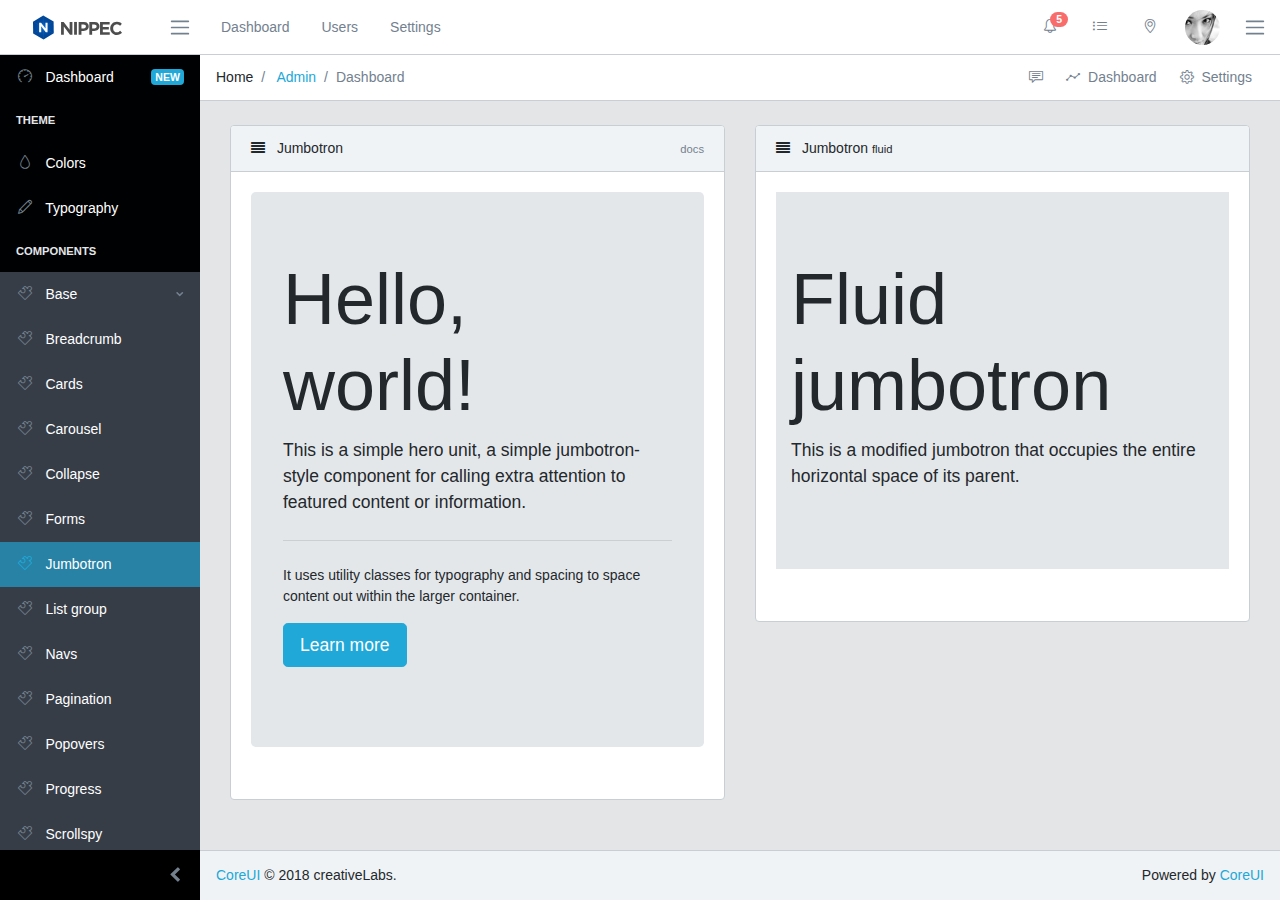
<file: assets/coreui-free-bootstrap-admin-template-master/base/jumbotron.html>
<!DOCTYPE html>
<!--
* CoreUI - Free Bootstrap Admin Template
* @version v2.0.0
* @link https://coreui.io
* Copyright (c) 2018 creativeLabs Łukasz Holeczek
* Licensed under MIT (https://coreui.io/license)
-->

<html lang="en">
  <head>
    <base href="./../">
    <meta charset="utf-8">
    <meta http-equiv="X-UA-Compatible" content="IE=edge">
    <meta name="viewport" content="width=device-width, initial-scale=1.0, shrink-to-fit=no">
    <meta name="description" content="CoreUI - Open Source Bootstrap Admin Template">
    <meta name="author" content="Łukasz Holeczek">
    <meta name="keyword" content="Bootstrap,Admin,Template,Open,Source,jQuery,CSS,HTML,RWD,Dashboard">
    <title>CoreUI Free Bootstrap Admin Template</title>
    <!-- Icons-->
    <link href="vendors/@coreui/icons/css/coreui-icons.min.css" rel="stylesheet">
    <link href="vendors/flag-icon-css/css/flag-icon.min.css" rel="stylesheet">
    <link href="vendors/font-awesome/css/font-awesome.min.css" rel="stylesheet">
    <link href="vendors/simple-line-icons/css/simple-line-icons.css" rel="stylesheet">
    <!-- Main styles for this application-->
    <link href="css/style.css" rel="stylesheet">
    <link href="vendors/pace-progress/css/pace.min.css" rel="stylesheet">
  </head>
  <body class="app header-fixed sidebar-fixed aside-menu-fixed sidebar-lg-show">
    <header class="app-header navbar">
      <button class="navbar-toggler sidebar-toggler d-lg-none mr-auto" type="button" data-toggle="sidebar-show">
        <span class="navbar-toggler-icon"></span>
      </button>
      <a class="navbar-brand" href="#">
        <img class="navbar-brand-full" src="img/brand/logo.svg" width="89" height="25" alt="CoreUI Logo">
        <img class="navbar-brand-minimized" src="img/brand/sygnet.svg" width="30" height="30" alt="CoreUI Logo">
      </a>
      <button class="navbar-toggler sidebar-toggler d-md-down-none" type="button" data-toggle="sidebar-lg-show">
        <span class="navbar-toggler-icon"></span>
      </button>
      <ul class="nav navbar-nav d-md-down-none">
        <li class="nav-item px-3">
          <a class="nav-link" href="#">Dashboard</a>
        </li>
        <li class="nav-item px-3">
          <a class="nav-link" href="#">Users</a>
        </li>
        <li class="nav-item px-3">
          <a class="nav-link" href="#">Settings</a>
        </li>
      </ul>
      <ul class="nav navbar-nav ml-auto">
        <li class="nav-item d-md-down-none">
          <a class="nav-link" href="#">
            <i class="icon-bell"></i>
            <span class="badge badge-pill badge-danger">5</span>
          </a>
        </li>
        <li class="nav-item d-md-down-none">
          <a class="nav-link" href="#">
            <i class="icon-list"></i>
          </a>
        </li>
        <li class="nav-item d-md-down-none">
          <a class="nav-link" href="#">
            <i class="icon-location-pin"></i>
          </a>
        </li>
        <li class="nav-item dropdown">
          <a class="nav-link" data-toggle="dropdown" href="#" role="button" aria-haspopup="true" aria-expanded="false">
            <img class="img-avatar" src="img/avatars/6.jpg" alt="admin@bootstrapmaster.com">
          </a>
          <div class="dropdown-menu dropdown-menu-right">
            <div class="dropdown-header text-center">
              <strong>Account</strong>
            </div>
            <a class="dropdown-item" href="#">
              <i class="fa fa-bell-o"></i> Updates
              <span class="badge badge-info">42</span>
            </a>
            <a class="dropdown-item" href="#">
              <i class="fa fa-envelope-o"></i> Messages
              <span class="badge badge-success">42</span>
            </a>
            <a class="dropdown-item" href="#">
              <i class="fa fa-tasks"></i> Tasks
              <span class="badge badge-danger">42</span>
            </a>
            <a class="dropdown-item" href="#">
              <i class="fa fa-comments"></i> Comments
              <span class="badge badge-warning">42</span>
            </a>
            <div class="dropdown-header text-center">
              <strong>Settings</strong>
            </div>
            <a class="dropdown-item" href="#">
              <i class="fa fa-user"></i> Profile</a>
            <a class="dropdown-item" href="#">
              <i class="fa fa-wrench"></i> Settings</a>
            <a class="dropdown-item" href="#">
              <i class="fa fa-usd"></i> Payments
              <span class="badge badge-secondary">42</span>
            </a>
            <a class="dropdown-item" href="#">
              <i class="fa fa-file"></i> Projects
              <span class="badge badge-primary">42</span>
            </a>
            <div class="divider"></div>
            <a class="dropdown-item" href="#">
              <i class="fa fa-shield"></i> Lock Account</a>
            <a class="dropdown-item" href="#">
              <i class="fa fa-lock"></i> Logout</a>
          </div>
        </li>
      </ul>
      <button class="navbar-toggler aside-menu-toggler d-md-down-none" type="button" data-toggle="aside-menu-lg-show">
        <span class="navbar-toggler-icon"></span>
      </button>
      <button class="navbar-toggler aside-menu-toggler d-lg-none" type="button" data-toggle="aside-menu-show">
        <span class="navbar-toggler-icon"></span>
      </button>
    </header>
    <div class="app-body">
      <div class="sidebar">
        <nav class="sidebar-nav">
          <ul class="nav">
            <li class="nav-item">
              <a class="nav-link" href="index.html">
                <i class="nav-icon icon-speedometer"></i> Dashboard
                <span class="badge badge-primary">NEW</span>
              </a>
            </li>
            <li class="nav-title">Theme</li>
            <li class="nav-item">
              <a class="nav-link" href="colors.html">
                <i class="nav-icon icon-drop"></i> Colors</a>
            </li>
            <li class="nav-item">
              <a class="nav-link" href="typography.html">
                <i class="nav-icon icon-pencil"></i> Typography</a>
            </li>
            <li class="nav-title">Components</li>
            <li class="nav-item nav-dropdown">
              <a class="nav-link nav-dropdown-toggle" href="#">
                <i class="nav-icon icon-puzzle"></i> Base</a>
              <ul class="nav-dropdown-items">
                <li class="nav-item">
                  <a class="nav-link" href="base/breadcrumb.html">
                    <i class="nav-icon icon-puzzle"></i> Breadcrumb</a>
                </li>
                <li class="nav-item">
                  <a class="nav-link" href="base/cards.html">
                    <i class="nav-icon icon-puzzle"></i> Cards</a>
                </li>
                <li class="nav-item">
                  <a class="nav-link" href="base/carousel.html">
                    <i class="nav-icon icon-puzzle"></i> Carousel</a>
                </li>
                <li class="nav-item">
                  <a class="nav-link" href="base/collapse.html">
                    <i class="nav-icon icon-puzzle"></i> Collapse</a>
                </li>
                <li class="nav-item">
                  <a class="nav-link" href="base/forms.html">
                    <i class="nav-icon icon-puzzle"></i> Forms</a>
                </li>
                <li class="nav-item">
                  <a class="nav-link" href="base/jumbotron.html">
                    <i class="nav-icon icon-puzzle"></i> Jumbotron</a>
                </li>
                <li class="nav-item">
                  <a class="nav-link" href="base/list-group.html">
                    <i class="nav-icon icon-puzzle"></i> List group</a>
                </li>
                <li class="nav-item">
                  <a class="nav-link" href="base/navs.html">
                    <i class="nav-icon icon-puzzle"></i> Navs</a>
                </li>
                <li class="nav-item">
                  <a class="nav-link" href="base/pagination.html">
                    <i class="nav-icon icon-puzzle"></i> Pagination</a>
                </li>
                <li class="nav-item">
                  <a class="nav-link" href="base/popovers.html">
                    <i class="nav-icon icon-puzzle"></i> Popovers</a>
                </li>
                <li class="nav-item">
                  <a class="nav-link" href="base/progress.html">
                    <i class="nav-icon icon-puzzle"></i> Progress</a>
                </li>
                <li class="nav-item">
                  <a class="nav-link" href="base/scrollspy.html">
                    <i class="nav-icon icon-puzzle"></i> Scrollspy</a>
                </li>
                <li class="nav-item">
                  <a class="nav-link" href="base/switches.html">
                    <i class="nav-icon icon-puzzle"></i> Switches</a>
                </li>
                <li class="nav-item">
                  <a class="nav-link" href="base/tables.html">
                    <i class="nav-icon icon-puzzle"></i> Tables</a>
                </li>
                <li class="nav-item">
                  <a class="nav-link" href="base/tabs.html">
                    <i class="nav-icon icon-puzzle"></i> Tabs</a>
                </li>
                <li class="nav-item">
                  <a class="nav-link" href="base/tooltips.html">
                    <i class="nav-icon icon-puzzle"></i> Tooltips</a>
                </li>
              </ul>
            </li>
            <li class="nav-item nav-dropdown">
              <a class="nav-link nav-dropdown-toggle" href="#">
                <i class="nav-icon icon-cursor"></i> Buttons</a>
              <ul class="nav-dropdown-items">
                <li class="nav-item">
                  <a class="nav-link" href="buttons/buttons.html">
                    <i class="nav-icon icon-cursor"></i> Buttons</a>
                </li>
                <li class="nav-item">
                  <a class="nav-link" href="buttons/button-group.html">
                    <i class="nav-icon icon-cursor"></i> Buttons Group</a>
                </li>
                <li class="nav-item">
                  <a class="nav-link" href="buttons/dropdowns.html">
                    <i class="nav-icon icon-cursor"></i> Dropdowns</a>
                </li>
                <li class="nav-item">
                  <a class="nav-link" href="buttons/brand-buttons.html">
                    <i class="nav-icon icon-cursor"></i> Brand Buttons</a>
                </li>
              </ul>
            </li>
            <li class="nav-item">
              <a class="nav-link" href="charts.html">
                <i class="nav-icon icon-pie-chart"></i> Charts</a>
            </li>
            <li class="nav-item nav-dropdown">
              <a class="nav-link nav-dropdown-toggle" href="#">
                <i class="nav-icon icon-star"></i> Icons</a>
              <ul class="nav-dropdown-items">
                <li class="nav-item">
                  <a class="nav-link" href="icons/coreui-icons.html">
                    <i class="nav-icon icon-star"></i> CoreUI Icons
                    <span class="badge badge-success">NEW</span>
                  </a>
                  <a class="nav-link" href="icons/flags.html">
                    <i class="nav-icon icon-star"></i> Flags</a>
                </li>
                <li class="nav-item">
                  <a class="nav-link" href="icons/font-awesome.html">
                    <i class="nav-icon icon-star"></i> Font Awesome
                    <span class="badge badge-secondary">4.7</span>
                  </a>
                </li>
                <li class="nav-item">
                  <a class="nav-link" href="icons/simple-line-icons.html">
                    <i class="nav-icon icon-star"></i> Simple Line Icons</a>
                </li>
              </ul>
            </li>
            <li class="nav-item nav-dropdown">
              <a class="nav-link nav-dropdown-toggle" href="#">
                <i class="nav-icon icon-bell"></i> Notifications</a>
              <ul class="nav-dropdown-items">
                <li class="nav-item">
                  <a class="nav-link" href="notifications/alerts.html">
                    <i class="nav-icon icon-bell"></i> Alerts</a>
                </li>
                <li class="nav-item">
                  <a class="nav-link" href="notifications/badge.html">
                    <i class="nav-icon icon-bell"></i> Badge</a>
                </li>
                <li class="nav-item">
                  <a class="nav-link" href="notifications/modals.html">
                    <i class="nav-icon icon-bell"></i> Modals</a>
                </li>
              </ul>
            </li>
            <li class="nav-item">
              <a class="nav-link" href="widgets.html">
                <i class="nav-icon icon-calculator"></i> Widgets
                <span class="badge badge-primary">NEW</span>
              </a>
            </li>
            <li class="divider"></li>
            <li class="nav-title">Extras</li>
            <li class="nav-item nav-dropdown">
              <a class="nav-link nav-dropdown-toggle" href="#">
                <i class="nav-icon icon-star"></i> Pages</a>
              <ul class="nav-dropdown-items">
                <li class="nav-item">
                  <a class="nav-link" href="login.html" target="_top">
                    <i class="nav-icon icon-star"></i> Login</a>
                </li>
                <li class="nav-item">
                  <a class="nav-link" href="register.html" target="_top">
                    <i class="nav-icon icon-star"></i> Register</a>
                </li>
                <li class="nav-item">
                  <a class="nav-link" href="404.html" target="_top">
                    <i class="nav-icon icon-star"></i> Error 404</a>
                </li>
                <li class="nav-item">
                  <a class="nav-link" href="500.html" target="_top">
                    <i class="nav-icon icon-star"></i> Error 500</a>
                </li>
              </ul>
            </li>
            <li class="nav-item mt-auto">
              <a class="nav-link nav-link-success" href="https://coreui.io" target="_top">
                <i class="nav-icon icon-cloud-download"></i> Download CoreUI</a>
            </li>
            <li class="nav-item">
              <a class="nav-link nav-link-danger" href="https://coreui.io/pro/" target="_top">
                <i class="nav-icon icon-layers"></i> Try CoreUI
                <strong>PRO</strong>
              </a>
            </li>
          </ul>
        </nav>
        <button class="sidebar-minimizer brand-minimizer" type="button"></button>
      </div>
      <main class="main">
        <!-- Breadcrumb-->
        <ol class="breadcrumb">
          <li class="breadcrumb-item">Home</li>
          <li class="breadcrumb-item">
            <a href="#">Admin</a>
          </li>
          <li class="breadcrumb-item active">Dashboard</li>
          <!-- Breadcrumb Menu-->
          <li class="breadcrumb-menu d-md-down-none">
            <div class="btn-group" role="group" aria-label="Button group">
              <a class="btn" href="#">
                <i class="icon-speech"></i>
              </a>
              <a class="btn" href="./">
                <i class="icon-graph"></i>  Dashboard</a>
              <a class="btn" href="#">
                <i class="icon-settings"></i>  Settings</a>
            </div>
          </li>
        </ol>
        <div class="container-fluid">
          <div class="animated fadeIn">
            <div class="row">
              <div class="col-sm-12 col-xl-6">
                <div class="card">
                  <div class="card-header">
                    <i class="fa fa-align-justify"></i> Jumbotron
                    <div class="card-header-actions">
                      <a class="card-header-action" href="http://coreui.io/docs/components/bootstrap-jumbotron/" target="_blank">
                        <small class="text-muted">docs</small>
                      </a>
                    </div>
                  </div>
                  <div class="card-body">
                    <div class="jumbotron">
                      <h1 class="display-3">Hello, world!</h1>
                      <p class="lead">This is a simple hero unit, a simple jumbotron-style component for calling extra attention to featured content or information.</p>
                      <hr class="my-4">
                      <p>It uses utility classes for typography and spacing to space content out within the larger container.</p>
                      <p class="lead">
                        <a class="btn btn-primary btn-lg" href="#" role="button">Learn more</a>
                      </p>
                    </div>
                  </div>
                </div>
              </div>
              <div class="col-sm-12 col-xl-6">
                <div class="card">
                  <div class="card-header">
                    <i class="fa fa-align-justify"></i> Jumbotron
                    <small>fluid</small>
                  </div>
                  <div class="card-body">
                    <div class="jumbotron jumbotron-fluid">
                      <div class="container">
                        <h1 class="display-3">Fluid jumbotron</h1>
                        <p class="lead">This is a modified jumbotron that occupies the entire horizontal space of its parent.</p>
                      </div>
                    </div>
                  </div>
                </div>
              </div>
            </div>
          </div>
        </div>
      </main>
      <aside class="aside-menu">
        <ul class="nav nav-tabs" role="tablist">
          <li class="nav-item">
            <a class="nav-link active" data-toggle="tab" href="#timeline" role="tab">
              <i class="icon-list"></i>
            </a>
          </li>
          <li class="nav-item">
            <a class="nav-link" data-toggle="tab" href="#messages" role="tab">
              <i class="icon-speech"></i>
            </a>
          </li>
          <li class="nav-item">
            <a class="nav-link" data-toggle="tab" href="#settings" role="tab">
              <i class="icon-settings"></i>
            </a>
          </li>
        </ul>
        <!-- Tab panes-->
        <div class="tab-content">
          <div class="tab-pane active" id="timeline" role="tabpanel">
            <div class="list-group list-group-accent">
              <div class="list-group-item list-group-item-accent-secondary bg-light text-center font-weight-bold text-muted text-uppercase small">Today</div>
              <div class="list-group-item list-group-item-accent-warning list-group-item-divider">
                <div class="avatar float-right">
                  <img class="img-avatar" src="img/avatars/7.jpg" alt="admin@bootstrapmaster.com">
                </div>
                <div>Meeting with
                  <strong>Lucas</strong>
                </div>
                <small class="text-muted mr-3">
                  <i class="icon-calendar"></i>  1 - 3pm</small>
                <small class="text-muted">
                  <i class="icon-location-pin"></i>  Palo Alto, CA</small>
              </div>
              <div class="list-group-item list-group-item-accent-info">
                <div class="avatar float-right">
                  <img class="img-avatar" src="img/avatars/4.jpg" alt="admin@bootstrapmaster.com">
                </div>
                <div>Skype with
                  <strong>Megan</strong>
                </div>
                <small class="text-muted mr-3">
                  <i class="icon-calendar"></i>  4 - 5pm</small>
                <small class="text-muted">
                  <i class="icon-social-skype"></i>  On-line</small>
              </div>
              <div class="list-group-item list-group-item-accent-secondary bg-light text-center font-weight-bold text-muted text-uppercase small">Tomorrow</div>
              <div class="list-group-item list-group-item-accent-danger list-group-item-divider">
                <div>New UI Project -
                  <strong>deadline</strong>
                </div>
                <small class="text-muted mr-3">
                  <i class="icon-calendar"></i>  10 - 11pm</small>
                <small class="text-muted">
                  <i class="icon-home"></i>  creativeLabs HQ</small>
                <div class="avatars-stack mt-2">
                  <div class="avatar avatar-xs">
                    <img class="img-avatar" src="img/avatars/2.jpg" alt="admin@bootstrapmaster.com">
                  </div>
                  <div class="avatar avatar-xs">
                    <img class="img-avatar" src="img/avatars/3.jpg" alt="admin@bootstrapmaster.com">
                  </div>
                  <div class="avatar avatar-xs">
                    <img class="img-avatar" src="img/avatars/4.jpg" alt="admin@bootstrapmaster.com">
                  </div>
                  <div class="avatar avatar-xs">
                    <img class="img-avatar" src="img/avatars/5.jpg" alt="admin@bootstrapmaster.com">
                  </div>
                  <div class="avatar avatar-xs">
                    <img class="img-avatar" src="img/avatars/6.jpg" alt="admin@bootstrapmaster.com">
                  </div>
                </div>
              </div>
              <div class="list-group-item list-group-item-accent-success list-group-item-divider">
                <div>
                  <strong>#10 Startups.Garden</strong> Meetup</div>
                <small class="text-muted mr-3">
                  <i class="icon-calendar"></i>  1 - 3pm</small>
                <small class="text-muted">
                  <i class="icon-location-pin"></i>  Palo Alto, CA</small>
              </div>
              <div class="list-group-item list-group-item-accent-primary list-group-item-divider">
                <div>
                  <strong>Team meeting</strong>
                </div>
                <small class="text-muted mr-3">
                  <i class="icon-calendar"></i>  4 - 6pm</small>
                <small class="text-muted">
                  <i class="icon-home"></i>  creativeLabs HQ</small>
                <div class="avatars-stack mt-2">
                  <div class="avatar avatar-xs">
                    <img class="img-avatar" src="img/avatars/2.jpg" alt="admin@bootstrapmaster.com">
                  </div>
                  <div class="avatar avatar-xs">
                    <img class="img-avatar" src="img/avatars/3.jpg" alt="admin@bootstrapmaster.com">
                  </div>
                  <div class="avatar avatar-xs">
                    <img class="img-avatar" src="img/avatars/4.jpg" alt="admin@bootstrapmaster.com">
                  </div>
                  <div class="avatar avatar-xs">
                    <img class="img-avatar" src="img/avatars/5.jpg" alt="admin@bootstrapmaster.com">
                  </div>
                  <div class="avatar avatar-xs">
                    <img class="img-avatar" src="img/avatars/6.jpg" alt="admin@bootstrapmaster.com">
                  </div>
                  <div class="avatar avatar-xs">
                    <img class="img-avatar" src="img/avatars/7.jpg" alt="admin@bootstrapmaster.com">
                  </div>
                  <div class="avatar avatar-xs">
                    <img class="img-avatar" src="img/avatars/8.jpg" alt="admin@bootstrapmaster.com">
                  </div>
                </div>
              </div>
            </div>
          </div>
          <div class="tab-pane p-3" id="messages" role="tabpanel">
            <div class="message">
              <div class="py-3 pb-5 mr-3 float-left">
                <div class="avatar">
                  <img class="img-avatar" src="img/avatars/7.jpg" alt="admin@bootstrapmaster.com">
                  <span class="avatar-status badge-success"></span>
                </div>
              </div>
              <div>
                <small class="text-muted">Lukasz Holeczek</small>
                <small class="text-muted float-right mt-1">1:52 PM</small>
              </div>
              <div class="text-truncate font-weight-bold">Lorem ipsum dolor sit amet</div>
              <small class="text-muted">Lorem ipsum dolor sit amet, consectetur adipisicing elit, sed do eiusmod tempor incididunt...</small>
            </div>
            <hr>
            <div class="message">
              <div class="py-3 pb-5 mr-3 float-left">
                <div class="avatar">
                  <img class="img-avatar" src="img/avatars/7.jpg" alt="admin@bootstrapmaster.com">
                  <span class="avatar-status badge-success"></span>
                </div>
              </div>
              <div>
                <small class="text-muted">Lukasz Holeczek</small>
                <small class="text-muted float-right mt-1">1:52 PM</small>
              </div>
              <div class="text-truncate font-weight-bold">Lorem ipsum dolor sit amet</div>
              <small class="text-muted">Lorem ipsum dolor sit amet, consectetur adipisicing elit, sed do eiusmod tempor incididunt...</small>
            </div>
            <hr>
            <div class="message">
              <div class="py-3 pb-5 mr-3 float-left">
                <div class="avatar">
                  <img class="img-avatar" src="img/avatars/7.jpg" alt="admin@bootstrapmaster.com">
                  <span class="avatar-status badge-success"></span>
                </div>
              </div>
              <div>
                <small class="text-muted">Lukasz Holeczek</small>
                <small class="text-muted float-right mt-1">1:52 PM</small>
              </div>
              <div class="text-truncate font-weight-bold">Lorem ipsum dolor sit amet</div>
              <small class="text-muted">Lorem ipsum dolor sit amet, consectetur adipisicing elit, sed do eiusmod tempor incididunt...</small>
            </div>
            <hr>
            <div class="message">
              <div class="py-3 pb-5 mr-3 float-left">
                <div class="avatar">
                  <img class="img-avatar" src="img/avatars/7.jpg" alt="admin@bootstrapmaster.com">
                  <span class="avatar-status badge-success"></span>
                </div>
              </div>
              <div>
                <small class="text-muted">Lukasz Holeczek</small>
                <small class="text-muted float-right mt-1">1:52 PM</small>
              </div>
              <div class="text-truncate font-weight-bold">Lorem ipsum dolor sit amet</div>
              <small class="text-muted">Lorem ipsum dolor sit amet, consectetur adipisicing elit, sed do eiusmod tempor incididunt...</small>
            </div>
            <hr>
            <div class="message">
              <div class="py-3 pb-5 mr-3 float-left">
                <div class="avatar">
                  <img class="img-avatar" src="img/avatars/7.jpg" alt="admin@bootstrapmaster.com">
                  <span class="avatar-status badge-success"></span>
                </div>
              </div>
              <div>
                <small class="text-muted">Lukasz Holeczek</small>
                <small class="text-muted float-right mt-1">1:52 PM</small>
              </div>
              <div class="text-truncate font-weight-bold">Lorem ipsum dolor sit amet</div>
              <small class="text-muted">Lorem ipsum dolor sit amet, consectetur adipisicing elit, sed do eiusmod tempor incididunt...</small>
            </div>
          </div>
          <div class="tab-pane p-3" id="settings" role="tabpanel">
            <h6>Settings</h6>
            <div class="aside-options">
              <div class="clearfix mt-4">
                <small>
                  <b>Option 1</b>
                </small>
                <label class="switch switch-label switch-pill switch-success switch-sm float-right">
                  <input class="switch-input" type="checkbox" checked="">
                  <span class="switch-slider" data-checked="On" data-unchecked="Off"></span>
                </label>
              </div>
              <div>
                <small class="text-muted">Lorem ipsum dolor sit amet, consectetur adipisicing elit, sed do eiusmod tempor incididunt ut labore et dolore magna aliqua.</small>
              </div>
            </div>
            <div class="aside-options">
              <div class="clearfix mt-3">
                <small>
                  <b>Option 2</b>
                </small>
                <label class="switch switch-label switch-pill switch-success switch-sm float-right">
                  <input class="switch-input" type="checkbox">
                  <span class="switch-slider" data-checked="On" data-unchecked="Off"></span>
                </label>
              </div>
              <div>
                <small class="text-muted">Lorem ipsum dolor sit amet, consectetur adipisicing elit, sed do eiusmod tempor incididunt ut labore et dolore magna aliqua.</small>
              </div>
            </div>
            <div class="aside-options">
              <div class="clearfix mt-3">
                <small>
                  <b>Option 3</b>
                </small>
                <label class="switch switch-label switch-pill switch-success switch-sm float-right">
                  <input class="switch-input" type="checkbox">
                  <span class="switch-slider" data-checked="On" data-unchecked="Off"></span>
                </label>
              </div>
            </div>
            <div class="aside-options">
              <div class="clearfix mt-3">
                <small>
                  <b>Option 4</b>
                </small>
                <label class="switch switch-label switch-pill switch-success switch-sm float-right">
                  <input class="switch-input" type="checkbox" checked="">
                  <span class="switch-slider" data-checked="On" data-unchecked="Off"></span>
                </label>
              </div>
            </div>
            <hr>
            <h6>System Utilization</h6>
            <div class="text-uppercase mb-1 mt-4">
              <small>
                <b>CPU Usage</b>
              </small>
            </div>
            <div class="progress progress-xs">
              <div class="progress-bar bg-info" role="progressbar" style="width: 25%" aria-valuenow="25" aria-valuemin="0" aria-valuemax="100"></div>
            </div>
            <small class="text-muted">348 Processes. 1/4 Cores.</small>
            <div class="text-uppercase mb-1 mt-2">
              <small>
                <b>Memory Usage</b>
              </small>
            </div>
            <div class="progress progress-xs">
              <div class="progress-bar bg-warning" role="progressbar" style="width: 70%" aria-valuenow="70" aria-valuemin="0" aria-valuemax="100"></div>
            </div>
            <small class="text-muted">11444GB/16384MB</small>
            <div class="text-uppercase mb-1 mt-2">
              <small>
                <b>SSD 1 Usage</b>
              </small>
            </div>
            <div class="progress progress-xs">
              <div class="progress-bar bg-danger" role="progressbar" style="width: 95%" aria-valuenow="95" aria-valuemin="0" aria-valuemax="100"></div>
            </div>
            <small class="text-muted">243GB/256GB</small>
            <div class="text-uppercase mb-1 mt-2">
              <small>
                <b>SSD 2 Usage</b>
              </small>
            </div>
            <div class="progress progress-xs">
              <div class="progress-bar bg-success" role="progressbar" style="width: 10%" aria-valuenow="10" aria-valuemin="0" aria-valuemax="100"></div>
            </div>
            <small class="text-muted">25GB/256GB</small>
          </div>
        </div>
      </aside>
    </div>
    <footer class="app-footer">
      <div>
        <a href="https://coreui.io">CoreUI</a>
        <span>&copy; 2018 creativeLabs.</span>
      </div>
      <div class="ml-auto">
        <span>Powered by</span>
        <a href="https://coreui.io">CoreUI</a>
      </div>
    </footer>
    <!-- CoreUI and necessary plugins-->
    <script src="vendors/jquery/js/jquery.min.js"></script>
    <script src="vendors/popper.js/js/popper.min.js"></script>
    <script src="vendors/bootstrap/js/bootstrap.min.js"></script>
    <script src="vendors/pace-progress/js/pace.min.js"></script>
    <script src="vendors/perfect-scrollbar/js/perfect-scrollbar.min.js"></script>
    <script src="vendors/@coreui/coreui/js/coreui.min.js"></script>
  </body>
</html>
</file>
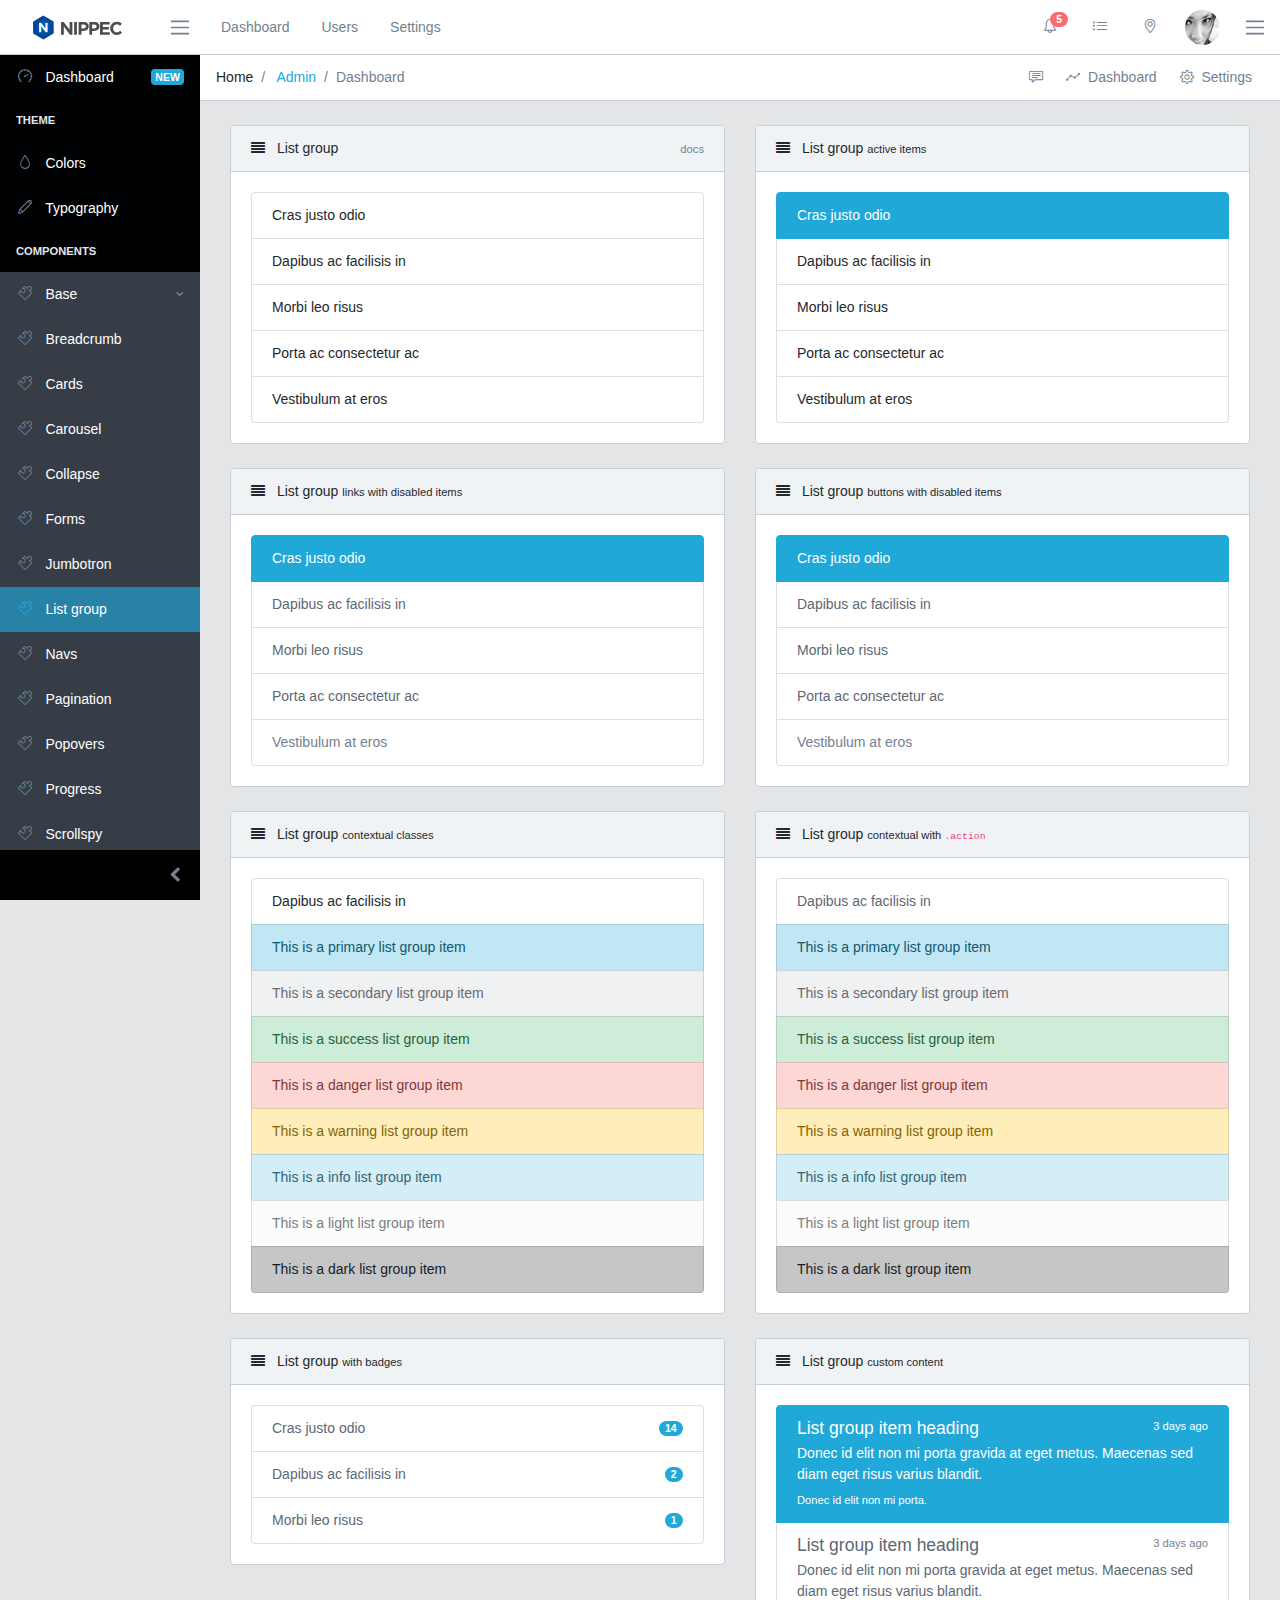
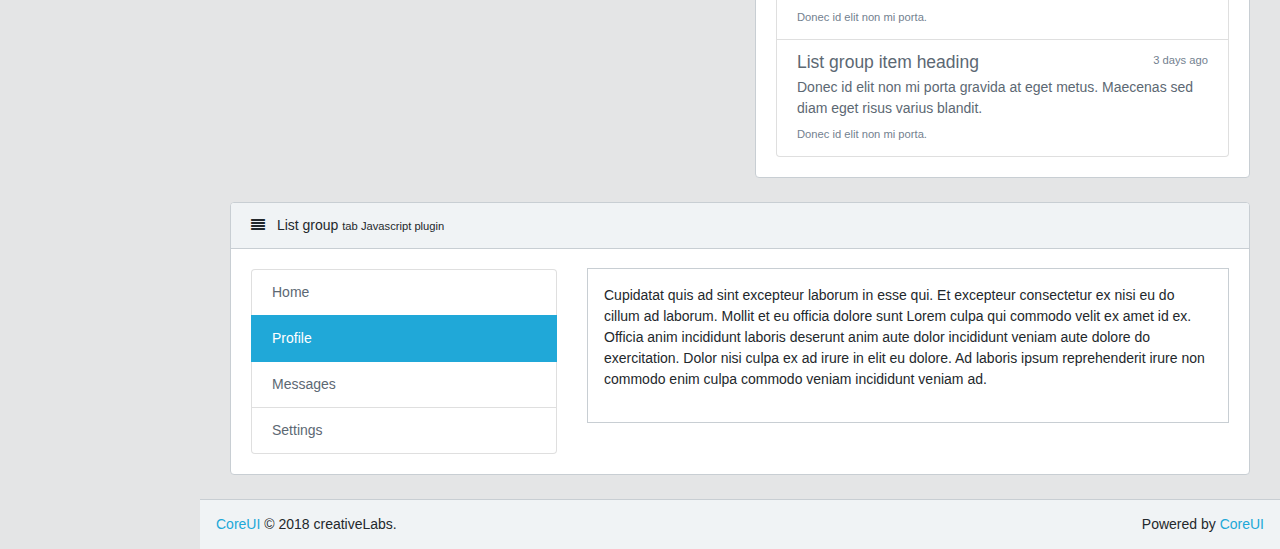
<file: assets/coreui-free-bootstrap-admin-template-master/base/list-group.html>
<!DOCTYPE html>
<!--
* CoreUI - Free Bootstrap Admin Template
* @version v2.0.0
* @link https://coreui.io
* Copyright (c) 2018 creativeLabs Łukasz Holeczek
* Licensed under MIT (https://coreui.io/license)
-->

<html lang="en">
  <head>
    <base href="./../">
    <meta charset="utf-8">
    <meta http-equiv="X-UA-Compatible" content="IE=edge">
    <meta name="viewport" content="width=device-width, initial-scale=1.0, shrink-to-fit=no">
    <meta name="description" content="CoreUI - Open Source Bootstrap Admin Template">
    <meta name="author" content="Łukasz Holeczek">
    <meta name="keyword" content="Bootstrap,Admin,Template,Open,Source,jQuery,CSS,HTML,RWD,Dashboard">
    <title>CoreUI Free Bootstrap Admin Template</title>
    <!-- Icons-->
    <link href="vendors/@coreui/icons/css/coreui-icons.min.css" rel="stylesheet">
    <link href="vendors/flag-icon-css/css/flag-icon.min.css" rel="stylesheet">
    <link href="vendors/font-awesome/css/font-awesome.min.css" rel="stylesheet">
    <link href="vendors/simple-line-icons/css/simple-line-icons.css" rel="stylesheet">
    <!-- Main styles for this application-->
    <link href="css/style.css" rel="stylesheet">
    <link href="vendors/pace-progress/css/pace.min.css" rel="stylesheet">
  </head>
  <body class="app header-fixed sidebar-fixed aside-menu-fixed sidebar-lg-show">
    <header class="app-header navbar">
      <button class="navbar-toggler sidebar-toggler d-lg-none mr-auto" type="button" data-toggle="sidebar-show">
        <span class="navbar-toggler-icon"></span>
      </button>
      <a class="navbar-brand" href="#">
        <img class="navbar-brand-full" src="img/brand/logo.svg" width="89" height="25" alt="CoreUI Logo">
        <img class="navbar-brand-minimized" src="img/brand/sygnet.svg" width="30" height="30" alt="CoreUI Logo">
      </a>
      <button class="navbar-toggler sidebar-toggler d-md-down-none" type="button" data-toggle="sidebar-lg-show">
        <span class="navbar-toggler-icon"></span>
      </button>
      <ul class="nav navbar-nav d-md-down-none">
        <li class="nav-item px-3">
          <a class="nav-link" href="#">Dashboard</a>
        </li>
        <li class="nav-item px-3">
          <a class="nav-link" href="#">Users</a>
        </li>
        <li class="nav-item px-3">
          <a class="nav-link" href="#">Settings</a>
        </li>
      </ul>
      <ul class="nav navbar-nav ml-auto">
        <li class="nav-item d-md-down-none">
          <a class="nav-link" href="#">
            <i class="icon-bell"></i>
            <span class="badge badge-pill badge-danger">5</span>
          </a>
        </li>
        <li class="nav-item d-md-down-none">
          <a class="nav-link" href="#">
            <i class="icon-list"></i>
          </a>
        </li>
        <li class="nav-item d-md-down-none">
          <a class="nav-link" href="#">
            <i class="icon-location-pin"></i>
          </a>
        </li>
        <li class="nav-item dropdown">
          <a class="nav-link" data-toggle="dropdown" href="#" role="button" aria-haspopup="true" aria-expanded="false">
            <img class="img-avatar" src="img/avatars/6.jpg" alt="admin@bootstrapmaster.com">
          </a>
          <div class="dropdown-menu dropdown-menu-right">
            <div class="dropdown-header text-center">
              <strong>Account</strong>
            </div>
            <a class="dropdown-item" href="#">
              <i class="fa fa-bell-o"></i> Updates
              <span class="badge badge-info">42</span>
            </a>
            <a class="dropdown-item" href="#">
              <i class="fa fa-envelope-o"></i> Messages
              <span class="badge badge-success">42</span>
            </a>
            <a class="dropdown-item" href="#">
              <i class="fa fa-tasks"></i> Tasks
              <span class="badge badge-danger">42</span>
            </a>
            <a class="dropdown-item" href="#">
              <i class="fa fa-comments"></i> Comments
              <span class="badge badge-warning">42</span>
            </a>
            <div class="dropdown-header text-center">
              <strong>Settings</strong>
            </div>
            <a class="dropdown-item" href="#">
              <i class="fa fa-user"></i> Profile</a>
            <a class="dropdown-item" href="#">
              <i class="fa fa-wrench"></i> Settings</a>
            <a class="dropdown-item" href="#">
              <i class="fa fa-usd"></i> Payments
              <span class="badge badge-secondary">42</span>
            </a>
            <a class="dropdown-item" href="#">
              <i class="fa fa-file"></i> Projects
              <span class="badge badge-primary">42</span>
            </a>
            <div class="divider"></div>
            <a class="dropdown-item" href="#">
              <i class="fa fa-shield"></i> Lock Account</a>
            <a class="dropdown-item" href="#">
              <i class="fa fa-lock"></i> Logout</a>
          </div>
        </li>
      </ul>
      <button class="navbar-toggler aside-menu-toggler d-md-down-none" type="button" data-toggle="aside-menu-lg-show">
        <span class="navbar-toggler-icon"></span>
      </button>
      <button class="navbar-toggler aside-menu-toggler d-lg-none" type="button" data-toggle="aside-menu-show">
        <span class="navbar-toggler-icon"></span>
      </button>
    </header>
    <div class="app-body">
      <div class="sidebar">
        <nav class="sidebar-nav">
          <ul class="nav">
            <li class="nav-item">
              <a class="nav-link" href="index.html">
                <i class="nav-icon icon-speedometer"></i> Dashboard
                <span class="badge badge-primary">NEW</span>
              </a>
            </li>
            <li class="nav-title">Theme</li>
            <li class="nav-item">
              <a class="nav-link" href="colors.html">
                <i class="nav-icon icon-drop"></i> Colors</a>
            </li>
            <li class="nav-item">
              <a class="nav-link" href="typography.html">
                <i class="nav-icon icon-pencil"></i> Typography</a>
            </li>
            <li class="nav-title">Components</li>
            <li class="nav-item nav-dropdown">
              <a class="nav-link nav-dropdown-toggle" href="#">
                <i class="nav-icon icon-puzzle"></i> Base</a>
              <ul class="nav-dropdown-items">
                <li class="nav-item">
                  <a class="nav-link" href="base/breadcrumb.html">
                    <i class="nav-icon icon-puzzle"></i> Breadcrumb</a>
                </li>
                <li class="nav-item">
                  <a class="nav-link" href="base/cards.html">
                    <i class="nav-icon icon-puzzle"></i> Cards</a>
                </li>
                <li class="nav-item">
                  <a class="nav-link" href="base/carousel.html">
                    <i class="nav-icon icon-puzzle"></i> Carousel</a>
                </li>
                <li class="nav-item">
                  <a class="nav-link" href="base/collapse.html">
                    <i class="nav-icon icon-puzzle"></i> Collapse</a>
                </li>
                <li class="nav-item">
                  <a class="nav-link" href="base/forms.html">
                    <i class="nav-icon icon-puzzle"></i> Forms</a>
                </li>
                <li class="nav-item">
                  <a class="nav-link" href="base/jumbotron.html">
                    <i class="nav-icon icon-puzzle"></i> Jumbotron</a>
                </li>
                <li class="nav-item">
                  <a class="nav-link" href="base/list-group.html">
                    <i class="nav-icon icon-puzzle"></i> List group</a>
                </li>
                <li class="nav-item">
                  <a class="nav-link" href="base/navs.html">
                    <i class="nav-icon icon-puzzle"></i> Navs</a>
                </li>
                <li class="nav-item">
                  <a class="nav-link" href="base/pagination.html">
                    <i class="nav-icon icon-puzzle"></i> Pagination</a>
                </li>
                <li class="nav-item">
                  <a class="nav-link" href="base/popovers.html">
                    <i class="nav-icon icon-puzzle"></i> Popovers</a>
                </li>
                <li class="nav-item">
                  <a class="nav-link" href="base/progress.html">
                    <i class="nav-icon icon-puzzle"></i> Progress</a>
                </li>
                <li class="nav-item">
                  <a class="nav-link" href="base/scrollspy.html">
                    <i class="nav-icon icon-puzzle"></i> Scrollspy</a>
                </li>
                <li class="nav-item">
                  <a class="nav-link" href="base/switches.html">
                    <i class="nav-icon icon-puzzle"></i> Switches</a>
                </li>
                <li class="nav-item">
                  <a class="nav-link" href="base/tables.html">
                    <i class="nav-icon icon-puzzle"></i> Tables</a>
                </li>
                <li class="nav-item">
                  <a class="nav-link" href="base/tabs.html">
                    <i class="nav-icon icon-puzzle"></i> Tabs</a>
                </li>
                <li class="nav-item">
                  <a class="nav-link" href="base/tooltips.html">
                    <i class="nav-icon icon-puzzle"></i> Tooltips</a>
                </li>
              </ul>
            </li>
            <li class="nav-item nav-dropdown">
              <a class="nav-link nav-dropdown-toggle" href="#">
                <i class="nav-icon icon-cursor"></i> Buttons</a>
              <ul class="nav-dropdown-items">
                <li class="nav-item">
                  <a class="nav-link" href="buttons/buttons.html">
                    <i class="nav-icon icon-cursor"></i> Buttons</a>
                </li>
                <li class="nav-item">
                  <a class="nav-link" href="buttons/button-group.html">
                    <i class="nav-icon icon-cursor"></i> Buttons Group</a>
                </li>
                <li class="nav-item">
                  <a class="nav-link" href="buttons/dropdowns.html">
                    <i class="nav-icon icon-cursor"></i> Dropdowns</a>
                </li>
                <li class="nav-item">
                  <a class="nav-link" href="buttons/brand-buttons.html">
                    <i class="nav-icon icon-cursor"></i> Brand Buttons</a>
                </li>
              </ul>
            </li>
            <li class="nav-item">
              <a class="nav-link" href="charts.html">
                <i class="nav-icon icon-pie-chart"></i> Charts</a>
            </li>
            <li class="nav-item nav-dropdown">
              <a class="nav-link nav-dropdown-toggle" href="#">
                <i class="nav-icon icon-star"></i> Icons</a>
              <ul class="nav-dropdown-items">
                <li class="nav-item">
                  <a class="nav-link" href="icons/coreui-icons.html">
                    <i class="nav-icon icon-star"></i> CoreUI Icons
                    <span class="badge badge-success">NEW</span>
                  </a>
                  <a class="nav-link" href="icons/flags.html">
                    <i class="nav-icon icon-star"></i> Flags</a>
                </li>
                <li class="nav-item">
                  <a class="nav-link" href="icons/font-awesome.html">
                    <i class="nav-icon icon-star"></i> Font Awesome
                    <span class="badge badge-secondary">4.7</span>
                  </a>
                </li>
                <li class="nav-item">
                  <a class="nav-link" href="icons/simple-line-icons.html">
                    <i class="nav-icon icon-star"></i> Simple Line Icons</a>
                </li>
              </ul>
            </li>
            <li class="nav-item nav-dropdown">
              <a class="nav-link nav-dropdown-toggle" href="#">
                <i class="nav-icon icon-bell"></i> Notifications</a>
              <ul class="nav-dropdown-items">
                <li class="nav-item">
                  <a class="nav-link" href="notifications/alerts.html">
                    <i class="nav-icon icon-bell"></i> Alerts</a>
                </li>
                <li class="nav-item">
                  <a class="nav-link" href="notifications/badge.html">
                    <i class="nav-icon icon-bell"></i> Badge</a>
                </li>
                <li class="nav-item">
                  <a class="nav-link" href="notifications/modals.html">
                    <i class="nav-icon icon-bell"></i> Modals</a>
                </li>
              </ul>
            </li>
            <li class="nav-item">
              <a class="nav-link" href="widgets.html">
                <i class="nav-icon icon-calculator"></i> Widgets
                <span class="badge badge-primary">NEW</span>
              </a>
            </li>
            <li class="divider"></li>
            <li class="nav-title">Extras</li>
            <li class="nav-item nav-dropdown">
              <a class="nav-link nav-dropdown-toggle" href="#">
                <i class="nav-icon icon-star"></i> Pages</a>
              <ul class="nav-dropdown-items">
                <li class="nav-item">
                  <a class="nav-link" href="login.html" target="_top">
                    <i class="nav-icon icon-star"></i> Login</a>
                </li>
                <li class="nav-item">
                  <a class="nav-link" href="register.html" target="_top">
                    <i class="nav-icon icon-star"></i> Register</a>
                </li>
                <li class="nav-item">
                  <a class="nav-link" href="404.html" target="_top">
                    <i class="nav-icon icon-star"></i> Error 404</a>
                </li>
                <li class="nav-item">
                  <a class="nav-link" href="500.html" target="_top">
                    <i class="nav-icon icon-star"></i> Error 500</a>
                </li>
              </ul>
            </li>
            <li class="nav-item mt-auto">
              <a class="nav-link nav-link-success" href="https://coreui.io" target="_top">
                <i class="nav-icon icon-cloud-download"></i> Download CoreUI</a>
            </li>
            <li class="nav-item">
              <a class="nav-link nav-link-danger" href="https://coreui.io/pro/" target="_top">
                <i class="nav-icon icon-layers"></i> Try CoreUI
                <strong>PRO</strong>
              </a>
            </li>
          </ul>
        </nav>
        <button class="sidebar-minimizer brand-minimizer" type="button"></button>
      </div>
      <main class="main">
        <!-- Breadcrumb-->
        <ol class="breadcrumb">
          <li class="breadcrumb-item">Home</li>
          <li class="breadcrumb-item">
            <a href="#">Admin</a>
          </li>
          <li class="breadcrumb-item active">Dashboard</li>
          <!-- Breadcrumb Menu-->
          <li class="breadcrumb-menu d-md-down-none">
            <div class="btn-group" role="group" aria-label="Button group">
              <a class="btn" href="#">
                <i class="icon-speech"></i>
              </a>
              <a class="btn" href="./">
                <i class="icon-graph"></i>  Dashboard</a>
              <a class="btn" href="#">
                <i class="icon-settings"></i>  Settings</a>
            </div>
          </li>
        </ol>
        <div class="container-fluid">
          <div class="animated fadeIn">
            <div class="row">
              <div class="col-sm-12 col-xl-6">
                <div class="card">
                  <div class="card-header">
                    <i class="fa fa-align-justify"></i> List group
                    <div class="card-header-actions">
                      <a class="card-header-action" href="http://coreui.io/docs/components/bootstrap-list-group/" target="_blank">
                        <small class="text-muted">docs</small>
                      </a>
                    </div>
                  </div>
                  <div class="card-body">
                    <ul class="list-group">
                      <li class="list-group-item">Cras justo odio</li>
                      <li class="list-group-item">Dapibus ac facilisis in</li>
                      <li class="list-group-item">Morbi leo risus</li>
                      <li class="list-group-item">Porta ac consectetur ac</li>
                      <li class="list-group-item">Vestibulum at eros</li>
                    </ul>
                  </div>
                </div>
              </div>
              <div class="col-sm-12 col-xl-6">
                <div class="card">
                  <div class="card-header">
                    <i class="fa fa-align-justify"></i> List group
                    <small>active items</small>
                  </div>
                  <div class="card-body">
                    <ul class="list-group">
                      <li class="list-group-item active">Cras justo odio</li>
                      <li class="list-group-item">Dapibus ac facilisis in</li>
                      <li class="list-group-item">Morbi leo risus</li>
                      <li class="list-group-item">Porta ac consectetur ac</li>
                      <li class="list-group-item">Vestibulum at eros</li>
                    </ul>
                  </div>
                </div>
              </div>
            </div>
            <div class="row">
              <div class="col-sm-12 col-xl-6">
                <div class="card">
                  <div class="card-header">
                    <i class="fa fa-align-justify"></i> List group
                    <small>links with disabled items</small>
                  </div>
                  <div class="card-body">
                    <div class="list-group">
                      <a class="list-group-item active" href="#">Cras justo odio</a>
                      <a class="list-group-item list-group-item-action" href="#">Dapibus ac facilisis in</a>
                      <a class="list-group-item list-group-item-action" href="#">Morbi leo risus</a>
                      <a class="list-group-item list-group-item-action" href="#">Porta ac consectetur ac</a>
                      <a class="list-group-item list-group-item-action disabled" href="#">Vestibulum at eros</a>
                    </div>
                  </div>
                </div>
              </div>
              <div class="col-sm-12 col-xl-6">
                <div class="card">
                  <div class="card-header">
                    <i class="fa fa-align-justify"></i> List group
                    <small>buttons with disabled items</small>
                  </div>
                  <div class="card-body">
                    <div class="list-group">
                      <button class="list-group-item list-group-item-action active" type="button">Cras justo odio</button>
                      <button class="list-group-item list-group-item-action" type="button">Dapibus ac facilisis in</button>
                      <button class="list-group-item list-group-item-action" type="button">Morbi leo risus</button>
                      <button class="list-group-item list-group-item-action" type="button">Porta ac consectetur ac</button>
                      <button class="list-group-item list-group-item-action" type="button" disabled="">Vestibulum at eros</button>
                    </div>
                  </div>
                </div>
              </div>
            </div>
            <div class="row">
              <div class="col-sm-12 col-xl-6">
                <div class="card">
                  <div class="card-header">
                    <i class="fa fa-align-justify"></i> List group
                    <small>contextual classes</small>
                  </div>
                  <div class="card-body">
                    <ul class="list-group">
                      <li class="list-group-item">Dapibus ac facilisis in</li>
                      <li class="list-group-item list-group-item-primary">This is a primary list group item</li>
                      <li class="list-group-item list-group-item-secondary">This is a secondary list group item</li>
                      <li class="list-group-item list-group-item-success">This is a success list group item</li>
                      <li class="list-group-item list-group-item-danger">This is a danger list group item</li>
                      <li class="list-group-item list-group-item-warning">This is a warning list group item</li>
                      <li class="list-group-item list-group-item-info">This is a info list group item</li>
                      <li class="list-group-item list-group-item-light">This is a light list group item</li>
                      <li class="list-group-item list-group-item-dark">This is a dark list group item</li>
                    </ul>
                  </div>
                </div>
              </div>
              <div class="col-sm-12 col-xl-6">
                <div class="card">
                  <div class="card-header">
                    <i class="fa fa-align-justify"></i> List group
                    <small>contextual with
                      <code>.action</code>
                    </small>
                  </div>
                  <div class="card-body">
                    <div class="list-group">
                      <a class="list-group-item list-group-item-action" href="#">Dapibus ac facilisis in</a>
                      <a class="list-group-item list-group-item-action list-group-item-primary" href="#">
                        This is a primary list group item</a>
                      <a class="list-group-item list-group-item-action list-group-item-secondary" href="#">
                        This is a secondary list group item</a>
                      <a class="list-group-item list-group-item-action list-group-item-success" href="#">
                        This is a success list group item</a>
                      <a class="list-group-item list-group-item-action list-group-item-danger" href="#">
                        This is a danger list group item</a>
                      <a class="list-group-item list-group-item-action list-group-item-warning" href="#">
                        This is a warning list group item</a>
                      <a class="list-group-item list-group-item-action list-group-item-info" href="#">
                        This is a info list group item
                      </a>
                      <a class="list-group-item list-group-item-action list-group-item-light" href="#">
                        This is a light list group item
                      </a>
                      <a class="list-group-item list-group-item-action list-group-item-dark" href="#">
                        This is a dark list group item
                      </a>
                    </div>
                  </div>
                </div>
              </div>
            </div>
            <div class="row">
              <div class="col-sm-12 col-xl-6">
                <div class="card">
                  <div class="card-header">
                    <i class="fa fa-align-justify"></i> List group
                    <small>with badges</small>
                  </div>
                  <div class="card-body">
                    <ul class="list-group">
                      <li class="list-group-item d-flex list-group-item-action justify-content-between align-items-center">Cras justo odio
                        <span class="badge badge-primary badge-pill">14</span>
                      </li>
                      <li class="list-group-item d-flex list-group-item-action justify-content-between align-items-center">Dapibus ac facilisis in
                        <span class="badge badge-primary badge-pill">2</span>
                      </li>
                      <li class="list-group-item d-flex list-group-item-action justify-content-between align-items-center">Morbi leo risus
                        <span class="badge badge-primary badge-pill">1</span>
                      </li>
                    </ul>
                  </div>
                </div>
              </div>
              <div class="col-sm-12 col-xl-6">
                <div class="card">
                  <div class="card-header">
                    <i class="fa fa-align-justify"></i> List group
                    <small>custom content</small>
                  </div>
                  <div class="card-body">
                    <div class="list-group">
                      <a class="list-group-item list-group-item-action flex-column align-items-start active" href="#">
                        <div class="d-flex w-100 justify-content-between">
                          <h5 class="mb-1">List group item heading</h5>
                          <small>3 days ago</small>
                        </div>
                        <p class="mb-1">Donec id elit non mi porta gravida at eget metus. Maecenas sed diam eget risus varius blandit.</p>
                        <small>Donec id elit non mi porta.</small>
                      </a>
                      <a class="list-group-item list-group-item-action flex-column align-items-start" href="#">
                        <div class="d-flex w-100 justify-content-between">
                          <h5 class="mb-1">List group item heading</h5>
                          <small class="text-muted">3 days ago</small>
                        </div>
                        <p class="mb-1">Donec id elit non mi porta gravida at eget metus. Maecenas sed diam eget risus varius blandit.</p>
                        <small class="text-muted">Donec id elit non mi porta.</small>
                      </a>
                      <a class="list-group-item list-group-item-action flex-column align-items-start" href="#">
                        <div class="d-flex w-100 justify-content-between">
                          <h5 class="mb-1">List group item heading</h5>
                          <small class="text-muted">3 days ago</small>
                        </div>
                        <p class="mb-1">Donec id elit non mi porta gravida at eget metus. Maecenas sed diam eget risus varius blandit.</p>
                        <small class="text-muted">Donec id elit non mi porta.</small>
                      </a>
                    </div>
                  </div>
                </div>
              </div>
            </div>
            <div class="row">
              <div class="col">
                <div class="card">
                  <div class="card-header">
                    <i class="fa fa-align-justify"></i> List group
                    <small>tab Javascript plugin</small>
                  </div>
                  <div class="card-body">
                    <div class="row">
                      <div class="col-4">
                        <div class="list-group" id="list-tab" role="tablist">
                          <a class="list-group-item list-group-item-action" id="list-home-list" data-toggle="tab" href="#list-home" role="tab" aria-controls="list-home" aria-selected="false">Home</a>
                          <a class="list-group-item list-group-item-action active" id="list-profile-list" data-toggle="tab" href="#list-profile" role="tab" aria-controls="list-profile" aria-selected="true">Profile</a>
                          <a class="list-group-item list-group-item-action" id="list-messages-list" data-toggle="tab" href="#list-messages" role="tab" aria-controls="list-messages">Messages</a>
                          <a class="list-group-item list-group-item-action" id="list-settings-list" data-toggle="tab" href="#list-settings" role="tab" aria-controls="list-settings">Settings</a>
                        </div>
                      </div>
                      <div class="col-8">
                        <div class="tab-content" id="nav-tabContent">
                          <div class="tab-pane fade" id="list-home" role="tabpanel" aria-labelledby="list-home-list">
                            <p>Velit aute mollit ipsum ad dolor consectetur nulla officia culpa adipisicing exercitation fugiat tempor. Voluptate deserunt sit sunt nisi aliqua fugiat proident ea ut. Mollit voluptate reprehenderit occaecat nisi ad non minim
                              tempor sunt voluptate consectetur exercitation id ut nulla. Ea et fugiat aliquip nostrud sunt incididunt consectetur culpa aliquip eiusmod dolor. Anim ad Lorem aliqua in cupidatat nisi enim eu nostrud do aliquip veniam minim.</p>
                          </div>
                          <div class="tab-pane fade active show" id="list-profile" role="tabpanel" aria-labelledby="list-profile-list">
                            <p>Cupidatat quis ad sint excepteur laborum in esse qui. Et excepteur consectetur ex nisi eu do cillum ad laborum. Mollit et eu officia dolore sunt Lorem culpa qui commodo velit ex amet id ex. Officia anim incididunt laboris deserunt
                              anim aute dolor incididunt veniam aute dolore do exercitation. Dolor nisi culpa ex ad irure in elit eu dolore. Ad laboris ipsum reprehenderit irure non commodo enim culpa commodo veniam incididunt veniam ad.</p>
                          </div>
                          <div class="tab-pane fade" id="list-messages" role="tabpanel" aria-labelledby="list-messages-list">
                            <p>Ut ut do pariatur aliquip aliqua aliquip exercitation do nostrud commodo reprehenderit aute ipsum voluptate. Irure Lorem et laboris nostrud amet cupidatat cupidatat anim do ut velit mollit consequat enim tempor. Consectetur
                              est minim nostrud nostrud consectetur irure labore voluptate irure. Ipsum id Lorem sit sint voluptate est pariatur eu ad cupidatat et deserunt culpa sit eiusmod deserunt. Consectetur et fugiat anim do eiusmod aliquip nulla
                              laborum elit adipisicing pariatur cillum.</p>
                          </div>
                          <div class="tab-pane fade" id="list-settings" role="tabpanel" aria-labelledby="list-settings-list">
                            <p>Irure enim occaecat labore sit qui aliquip reprehenderit amet velit. Deserunt ullamco ex elit nostrud ut dolore nisi officia magna sit occaecat laboris sunt dolor. Nisi eu minim cillum occaecat aute est cupidatat aliqua labore
                              aute occaecat ea aliquip sunt amet. Aute mollit dolor ut exercitation irure commodo non amet consectetur quis amet culpa. Quis ullamco nisi amet qui aute irure eu. Magna labore dolor quis ex labore id nostrud deserunt dolor
                              eiusmod eu pariatur culpa mollit in irure.</p>
                          </div>
                        </div>
                      </div>
                    </div>
                  </div>
                </div>
              </div>
            </div>
          </div>
        </div>
      </main>
      <aside class="aside-menu">
        <ul class="nav nav-tabs" role="tablist">
          <li class="nav-item">
            <a class="nav-link active" data-toggle="tab" href="#timeline" role="tab">
              <i class="icon-list"></i>
            </a>
          </li>
          <li class="nav-item">
            <a class="nav-link" data-toggle="tab" href="#messages" role="tab">
              <i class="icon-speech"></i>
            </a>
          </li>
          <li class="nav-item">
            <a class="nav-link" data-toggle="tab" href="#settings" role="tab">
              <i class="icon-settings"></i>
            </a>
          </li>
        </ul>
        <!-- Tab panes-->
        <div class="tab-content">
          <div class="tab-pane active" id="timeline" role="tabpanel">
            <div class="list-group list-group-accent">
              <div class="list-group-item list-group-item-accent-secondary bg-light text-center font-weight-bold text-muted text-uppercase small">Today</div>
              <div class="list-group-item list-group-item-accent-warning list-group-item-divider">
                <div class="avatar float-right">
                  <img class="img-avatar" src="img/avatars/7.jpg" alt="admin@bootstrapmaster.com">
                </div>
                <div>Meeting with
                  <strong>Lucas</strong>
                </div>
                <small class="text-muted mr-3">
                  <i class="icon-calendar"></i>  1 - 3pm</small>
                <small class="text-muted">
                  <i class="icon-location-pin"></i>  Palo Alto, CA</small>
              </div>
              <div class="list-group-item list-group-item-accent-info">
                <div class="avatar float-right">
                  <img class="img-avatar" src="img/avatars/4.jpg" alt="admin@bootstrapmaster.com">
                </div>
                <div>Skype with
                  <strong>Megan</strong>
                </div>
                <small class="text-muted mr-3">
                  <i class="icon-calendar"></i>  4 - 5pm</small>
                <small class="text-muted">
                  <i class="icon-social-skype"></i>  On-line</small>
              </div>
              <div class="list-group-item list-group-item-accent-secondary bg-light text-center font-weight-bold text-muted text-uppercase small">Tomorrow</div>
              <div class="list-group-item list-group-item-accent-danger list-group-item-divider">
                <div>New UI Project -
                  <strong>deadline</strong>
                </div>
                <small class="text-muted mr-3">
                  <i class="icon-calendar"></i>  10 - 11pm</small>
                <small class="text-muted">
                  <i class="icon-home"></i>  creativeLabs HQ</small>
                <div class="avatars-stack mt-2">
                  <div class="avatar avatar-xs">
                    <img class="img-avatar" src="img/avatars/2.jpg" alt="admin@bootstrapmaster.com">
                  </div>
                  <div class="avatar avatar-xs">
                    <img class="img-avatar" src="img/avatars/3.jpg" alt="admin@bootstrapmaster.com">
                  </div>
                  <div class="avatar avatar-xs">
                    <img class="img-avatar" src="img/avatars/4.jpg" alt="admin@bootstrapmaster.com">
                  </div>
                  <div class="avatar avatar-xs">
                    <img class="img-avatar" src="img/avatars/5.jpg" alt="admin@bootstrapmaster.com">
                  </div>
                  <div class="avatar avatar-xs">
                    <img class="img-avatar" src="img/avatars/6.jpg" alt="admin@bootstrapmaster.com">
                  </div>
                </div>
              </div>
              <div class="list-group-item list-group-item-accent-success list-group-item-divider">
                <div>
                  <strong>#10 Startups.Garden</strong> Meetup</div>
                <small class="text-muted mr-3">
                  <i class="icon-calendar"></i>  1 - 3pm</small>
                <small class="text-muted">
                  <i class="icon-location-pin"></i>  Palo Alto, CA</small>
              </div>
              <div class="list-group-item list-group-item-accent-primary list-group-item-divider">
                <div>
                  <strong>Team meeting</strong>
                </div>
                <small class="text-muted mr-3">
                  <i class="icon-calendar"></i>  4 - 6pm</small>
                <small class="text-muted">
                  <i class="icon-home"></i>  creativeLabs HQ</small>
                <div class="avatars-stack mt-2">
                  <div class="avatar avatar-xs">
                    <img class="img-avatar" src="img/avatars/2.jpg" alt="admin@bootstrapmaster.com">
                  </div>
                  <div class="avatar avatar-xs">
                    <img class="img-avatar" src="img/avatars/3.jpg" alt="admin@bootstrapmaster.com">
                  </div>
                  <div class="avatar avatar-xs">
                    <img class="img-avatar" src="img/avatars/4.jpg" alt="admin@bootstrapmaster.com">
                  </div>
                  <div class="avatar avatar-xs">
                    <img class="img-avatar" src="img/avatars/5.jpg" alt="admin@bootstrapmaster.com">
                  </div>
                  <div class="avatar avatar-xs">
                    <img class="img-avatar" src="img/avatars/6.jpg" alt="admin@bootstrapmaster.com">
                  </div>
                  <div class="avatar avatar-xs">
                    <img class="img-avatar" src="img/avatars/7.jpg" alt="admin@bootstrapmaster.com">
                  </div>
                  <div class="avatar avatar-xs">
                    <img class="img-avatar" src="img/avatars/8.jpg" alt="admin@bootstrapmaster.com">
                  </div>
                </div>
              </div>
            </div>
          </div>
          <div class="tab-pane p-3" id="messages" role="tabpanel">
            <div class="message">
              <div class="py-3 pb-5 mr-3 float-left">
                <div class="avatar">
                  <img class="img-avatar" src="img/avatars/7.jpg" alt="admin@bootstrapmaster.com">
                  <span class="avatar-status badge-success"></span>
                </div>
              </div>
              <div>
                <small class="text-muted">Lukasz Holeczek</small>
                <small class="text-muted float-right mt-1">1:52 PM</small>
              </div>
              <div class="text-truncate font-weight-bold">Lorem ipsum dolor sit amet</div>
              <small class="text-muted">Lorem ipsum dolor sit amet, consectetur adipisicing elit, sed do eiusmod tempor incididunt...</small>
            </div>
            <hr>
            <div class="message">
              <div class="py-3 pb-5 mr-3 float-left">
                <div class="avatar">
                  <img class="img-avatar" src="img/avatars/7.jpg" alt="admin@bootstrapmaster.com">
                  <span class="avatar-status badge-success"></span>
                </div>
              </div>
              <div>
                <small class="text-muted">Lukasz Holeczek</small>
                <small class="text-muted float-right mt-1">1:52 PM</small>
              </div>
              <div class="text-truncate font-weight-bold">Lorem ipsum dolor sit amet</div>
              <small class="text-muted">Lorem ipsum dolor sit amet, consectetur adipisicing elit, sed do eiusmod tempor incididunt...</small>
            </div>
            <hr>
            <div class="message">
              <div class="py-3 pb-5 mr-3 float-left">
                <div class="avatar">
                  <img class="img-avatar" src="img/avatars/7.jpg" alt="admin@bootstrapmaster.com">
                  <span class="avatar-status badge-success"></span>
                </div>
              </div>
              <div>
                <small class="text-muted">Lukasz Holeczek</small>
                <small class="text-muted float-right mt-1">1:52 PM</small>
              </div>
              <div class="text-truncate font-weight-bold">Lorem ipsum dolor sit amet</div>
              <small class="text-muted">Lorem ipsum dolor sit amet, consectetur adipisicing elit, sed do eiusmod tempor incididunt...</small>
            </div>
            <hr>
            <div class="message">
              <div class="py-3 pb-5 mr-3 float-left">
                <div class="avatar">
                  <img class="img-avatar" src="img/avatars/7.jpg" alt="admin@bootstrapmaster.com">
                  <span class="avatar-status badge-success"></span>
                </div>
              </div>
              <div>
                <small class="text-muted">Lukasz Holeczek</small>
                <small class="text-muted float-right mt-1">1:52 PM</small>
              </div>
              <div class="text-truncate font-weight-bold">Lorem ipsum dolor sit amet</div>
              <small class="text-muted">Lorem ipsum dolor sit amet, consectetur adipisicing elit, sed do eiusmod tempor incididunt...</small>
            </div>
            <hr>
            <div class="message">
              <div class="py-3 pb-5 mr-3 float-left">
                <div class="avatar">
                  <img class="img-avatar" src="img/avatars/7.jpg" alt="admin@bootstrapmaster.com">
                  <span class="avatar-status badge-success"></span>
                </div>
              </div>
              <div>
                <small class="text-muted">Lukasz Holeczek</small>
                <small class="text-muted float-right mt-1">1:52 PM</small>
              </div>
              <div class="text-truncate font-weight-bold">Lorem ipsum dolor sit amet</div>
              <small class="text-muted">Lorem ipsum dolor sit amet, consectetur adipisicing elit, sed do eiusmod tempor incididunt...</small>
            </div>
          </div>
          <div class="tab-pane p-3" id="settings" role="tabpanel">
            <h6>Settings</h6>
            <div class="aside-options">
              <div class="clearfix mt-4">
                <small>
                  <b>Option 1</b>
                </small>
                <label class="switch switch-label switch-pill switch-success switch-sm float-right">
                  <input class="switch-input" type="checkbox" checked="">
                  <span class="switch-slider" data-checked="On" data-unchecked="Off"></span>
                </label>
              </div>
              <div>
                <small class="text-muted">Lorem ipsum dolor sit amet, consectetur adipisicing elit, sed do eiusmod tempor incididunt ut labore et dolore magna aliqua.</small>
              </div>
            </div>
            <div class="aside-options">
              <div class="clearfix mt-3">
                <small>
                  <b>Option 2</b>
                </small>
                <label class="switch switch-label switch-pill switch-success switch-sm float-right">
                  <input class="switch-input" type="checkbox">
                  <span class="switch-slider" data-checked="On" data-unchecked="Off"></span>
                </label>
              </div>
              <div>
                <small class="text-muted">Lorem ipsum dolor sit amet, consectetur adipisicing elit, sed do eiusmod tempor incididunt ut labore et dolore magna aliqua.</small>
              </div>
            </div>
            <div class="aside-options">
              <div class="clearfix mt-3">
                <small>
                  <b>Option 3</b>
                </small>
                <label class="switch switch-label switch-pill switch-success switch-sm float-right">
                  <input class="switch-input" type="checkbox">
                  <span class="switch-slider" data-checked="On" data-unchecked="Off"></span>
                </label>
              </div>
            </div>
            <div class="aside-options">
              <div class="clearfix mt-3">
                <small>
                  <b>Option 4</b>
                </small>
                <label class="switch switch-label switch-pill switch-success switch-sm float-right">
                  <input class="switch-input" type="checkbox" checked="">
                  <span class="switch-slider" data-checked="On" data-unchecked="Off"></span>
                </label>
              </div>
            </div>
            <hr>
            <h6>System Utilization</h6>
            <div class="text-uppercase mb-1 mt-4">
              <small>
                <b>CPU Usage</b>
              </small>
            </div>
            <div class="progress progress-xs">
              <div class="progress-bar bg-info" role="progressbar" style="width: 25%" aria-valuenow="25" aria-valuemin="0" aria-valuemax="100"></div>
            </div>
            <small class="text-muted">348 Processes. 1/4 Cores.</small>
            <div class="text-uppercase mb-1 mt-2">
              <small>
                <b>Memory Usage</b>
              </small>
            </div>
            <div class="progress progress-xs">
              <div class="progress-bar bg-warning" role="progressbar" style="width: 70%" aria-valuenow="70" aria-valuemin="0" aria-valuemax="100"></div>
            </div>
            <small class="text-muted">11444GB/16384MB</small>
            <div class="text-uppercase mb-1 mt-2">
              <small>
                <b>SSD 1 Usage</b>
              </small>
            </div>
            <div class="progress progress-xs">
              <div class="progress-bar bg-danger" role="progressbar" style="width: 95%" aria-valuenow="95" aria-valuemin="0" aria-valuemax="100"></div>
            </div>
            <small class="text-muted">243GB/256GB</small>
            <div class="text-uppercase mb-1 mt-2">
              <small>
                <b>SSD 2 Usage</b>
              </small>
            </div>
            <div class="progress progress-xs">
              <div class="progress-bar bg-success" role="progressbar" style="width: 10%" aria-valuenow="10" aria-valuemin="0" aria-valuemax="100"></div>
            </div>
            <small class="text-muted">25GB/256GB</small>
          </div>
        </div>
      </aside>
    </div>
    <footer class="app-footer">
      <div>
        <a href="https://coreui.io">CoreUI</a>
        <span>&copy; 2018 creativeLabs.</span>
      </div>
      <div class="ml-auto">
        <span>Powered by</span>
        <a href="https://coreui.io">CoreUI</a>
      </div>
    </footer>
    <!-- CoreUI and necessary plugins-->
    <script src="vendors/jquery/js/jquery.min.js"></script>
    <script src="vendors/popper.js/js/popper.min.js"></script>
    <script src="vendors/bootstrap/js/bootstrap.min.js"></script>
    <script src="vendors/pace-progress/js/pace.min.js"></script>
    <script src="vendors/perfect-scrollbar/js/perfect-scrollbar.min.js"></script>
    <script src="vendors/@coreui/coreui/js/coreui.min.js"></script>
  </body>
</html>
</file>
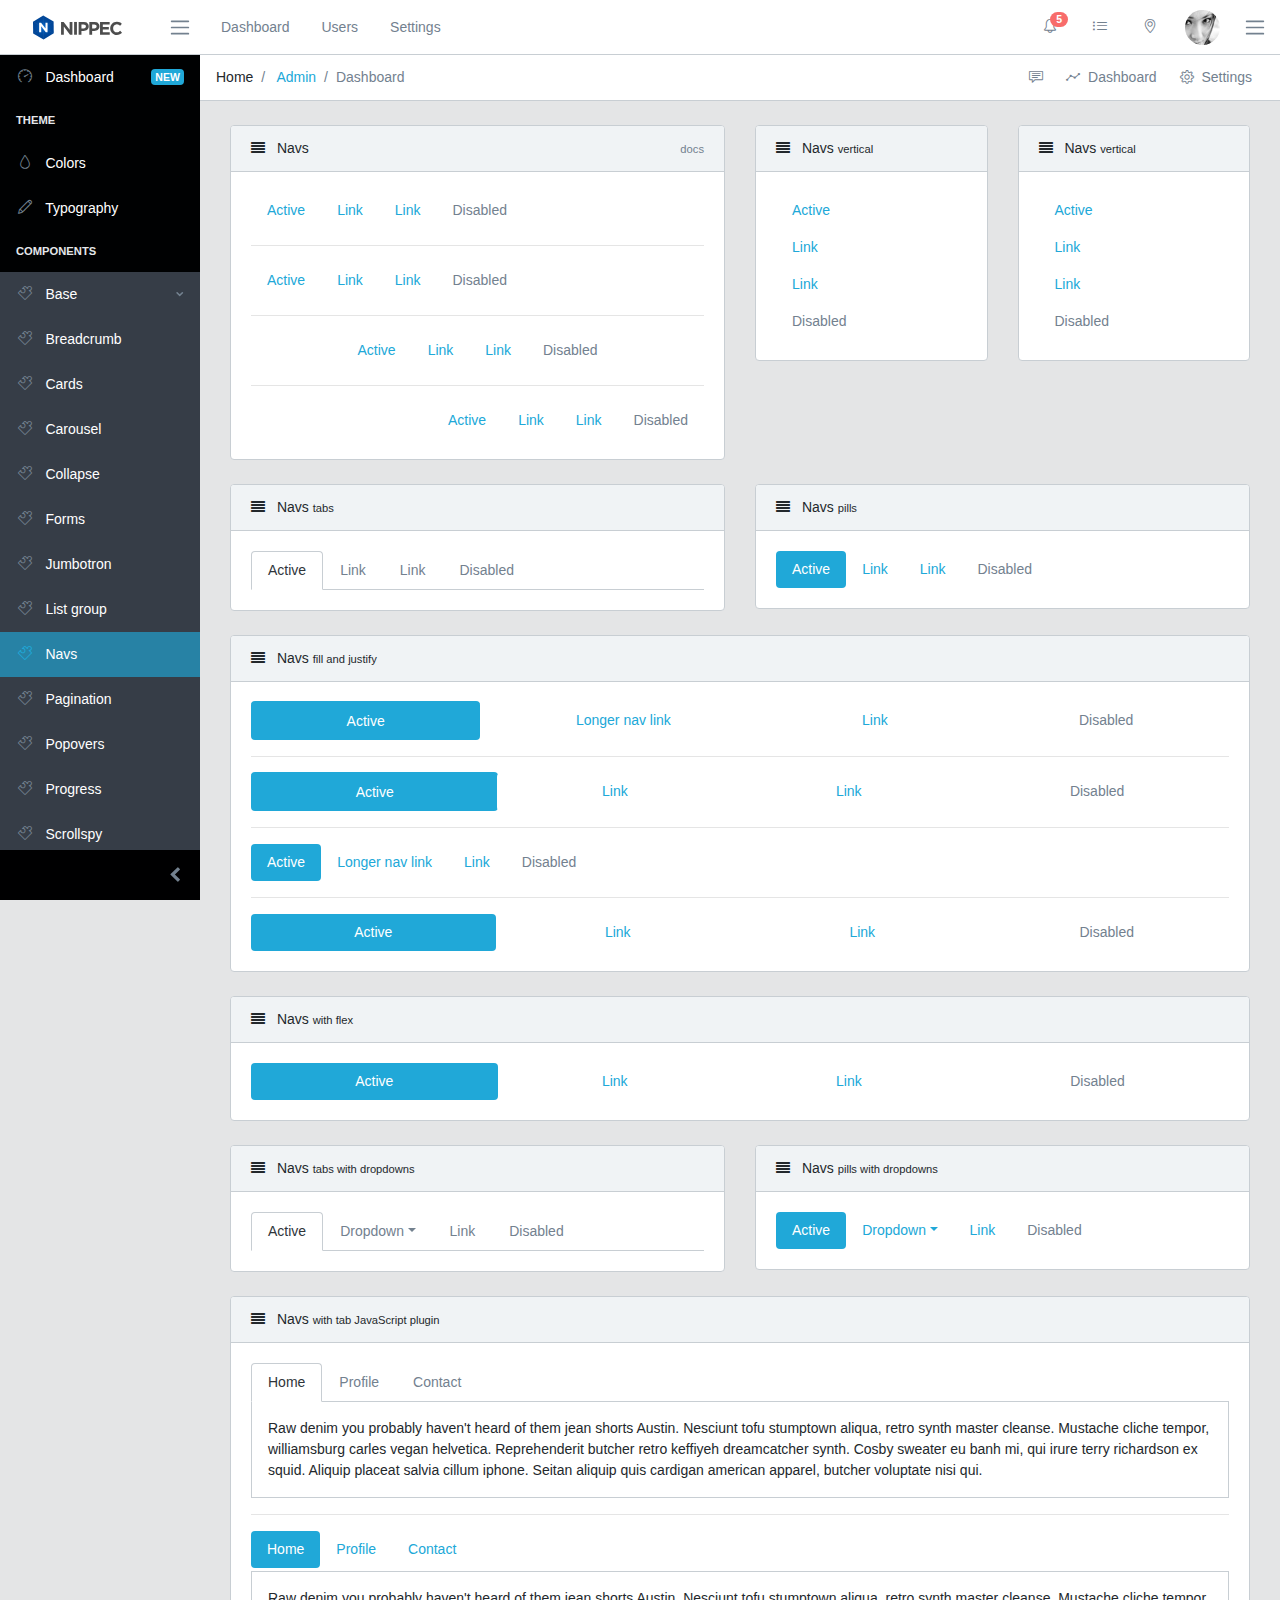
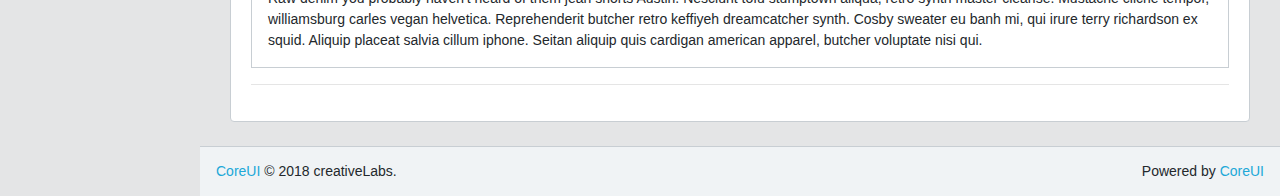
<file: assets/coreui-free-bootstrap-admin-template-master/base/navs.html>
<!DOCTYPE html>
<!--
* CoreUI - Free Bootstrap Admin Template
* @version v2.0.0
* @link https://coreui.io
* Copyright (c) 2018 creativeLabs Łukasz Holeczek
* Licensed under MIT (https://coreui.io/license)
-->

<html lang="en">
  <head>
    <base href="./../">
    <meta charset="utf-8">
    <meta http-equiv="X-UA-Compatible" content="IE=edge">
    <meta name="viewport" content="width=device-width, initial-scale=1.0, shrink-to-fit=no">
    <meta name="description" content="CoreUI - Open Source Bootstrap Admin Template">
    <meta name="author" content="Łukasz Holeczek">
    <meta name="keyword" content="Bootstrap,Admin,Template,Open,Source,jQuery,CSS,HTML,RWD,Dashboard">
    <title>CoreUI Free Bootstrap Admin Template</title>
    <!-- Icons-->
    <link href="vendors/@coreui/icons/css/coreui-icons.min.css" rel="stylesheet">
    <link href="vendors/flag-icon-css/css/flag-icon.min.css" rel="stylesheet">
    <link href="vendors/font-awesome/css/font-awesome.min.css" rel="stylesheet">
    <link href="vendors/simple-line-icons/css/simple-line-icons.css" rel="stylesheet">
    <!-- Main styles for this application-->
    <link href="css/style.css" rel="stylesheet">
    <link href="vendors/pace-progress/css/pace.min.css" rel="stylesheet">
  </head>
  <body class="app header-fixed sidebar-fixed aside-menu-fixed sidebar-lg-show">
    <header class="app-header navbar">
      <button class="navbar-toggler sidebar-toggler d-lg-none mr-auto" type="button" data-toggle="sidebar-show">
        <span class="navbar-toggler-icon"></span>
      </button>
      <a class="navbar-brand" href="#">
        <img class="navbar-brand-full" src="img/brand/logo.svg" width="89" height="25" alt="CoreUI Logo">
        <img class="navbar-brand-minimized" src="img/brand/sygnet.svg" width="30" height="30" alt="CoreUI Logo">
      </a>
      <button class="navbar-toggler sidebar-toggler d-md-down-none" type="button" data-toggle="sidebar-lg-show">
        <span class="navbar-toggler-icon"></span>
      </button>
      <ul class="nav navbar-nav d-md-down-none">
        <li class="nav-item px-3">
          <a class="nav-link" href="#">Dashboard</a>
        </li>
        <li class="nav-item px-3">
          <a class="nav-link" href="#">Users</a>
        </li>
        <li class="nav-item px-3">
          <a class="nav-link" href="#">Settings</a>
        </li>
      </ul>
      <ul class="nav navbar-nav ml-auto">
        <li class="nav-item d-md-down-none">
          <a class="nav-link" href="#">
            <i class="icon-bell"></i>
            <span class="badge badge-pill badge-danger">5</span>
          </a>
        </li>
        <li class="nav-item d-md-down-none">
          <a class="nav-link" href="#">
            <i class="icon-list"></i>
          </a>
        </li>
        <li class="nav-item d-md-down-none">
          <a class="nav-link" href="#">
            <i class="icon-location-pin"></i>
          </a>
        </li>
        <li class="nav-item dropdown">
          <a class="nav-link" data-toggle="dropdown" href="#" role="button" aria-haspopup="true" aria-expanded="false">
            <img class="img-avatar" src="img/avatars/6.jpg" alt="admin@bootstrapmaster.com">
          </a>
          <div class="dropdown-menu dropdown-menu-right">
            <div class="dropdown-header text-center">
              <strong>Account</strong>
            </div>
            <a class="dropdown-item" href="#">
              <i class="fa fa-bell-o"></i> Updates
              <span class="badge badge-info">42</span>
            </a>
            <a class="dropdown-item" href="#">
              <i class="fa fa-envelope-o"></i> Messages
              <span class="badge badge-success">42</span>
            </a>
            <a class="dropdown-item" href="#">
              <i class="fa fa-tasks"></i> Tasks
              <span class="badge badge-danger">42</span>
            </a>
            <a class="dropdown-item" href="#">
              <i class="fa fa-comments"></i> Comments
              <span class="badge badge-warning">42</span>
            </a>
            <div class="dropdown-header text-center">
              <strong>Settings</strong>
            </div>
            <a class="dropdown-item" href="#">
              <i class="fa fa-user"></i> Profile</a>
            <a class="dropdown-item" href="#">
              <i class="fa fa-wrench"></i> Settings</a>
            <a class="dropdown-item" href="#">
              <i class="fa fa-usd"></i> Payments
              <span class="badge badge-secondary">42</span>
            </a>
            <a class="dropdown-item" href="#">
              <i class="fa fa-file"></i> Projects
              <span class="badge badge-primary">42</span>
            </a>
            <div class="divider"></div>
            <a class="dropdown-item" href="#">
              <i class="fa fa-shield"></i> Lock Account</a>
            <a class="dropdown-item" href="#">
              <i class="fa fa-lock"></i> Logout</a>
          </div>
        </li>
      </ul>
      <button class="navbar-toggler aside-menu-toggler d-md-down-none" type="button" data-toggle="aside-menu-lg-show">
        <span class="navbar-toggler-icon"></span>
      </button>
      <button class="navbar-toggler aside-menu-toggler d-lg-none" type="button" data-toggle="aside-menu-show">
        <span class="navbar-toggler-icon"></span>
      </button>
    </header>
    <div class="app-body">
      <div class="sidebar">
        <nav class="sidebar-nav">
          <ul class="nav">
            <li class="nav-item">
              <a class="nav-link" href="index.html">
                <i class="nav-icon icon-speedometer"></i> Dashboard
                <span class="badge badge-primary">NEW</span>
              </a>
            </li>
            <li class="nav-title">Theme</li>
            <li class="nav-item">
              <a class="nav-link" href="colors.html">
                <i class="nav-icon icon-drop"></i> Colors</a>
            </li>
            <li class="nav-item">
              <a class="nav-link" href="typography.html">
                <i class="nav-icon icon-pencil"></i> Typography</a>
            </li>
            <li class="nav-title">Components</li>
            <li class="nav-item nav-dropdown">
              <a class="nav-link nav-dropdown-toggle" href="#">
                <i class="nav-icon icon-puzzle"></i> Base</a>
              <ul class="nav-dropdown-items">
                <li class="nav-item">
                  <a class="nav-link" href="base/breadcrumb.html">
                    <i class="nav-icon icon-puzzle"></i> Breadcrumb</a>
                </li>
                <li class="nav-item">
                  <a class="nav-link" href="base/cards.html">
                    <i class="nav-icon icon-puzzle"></i> Cards</a>
                </li>
                <li class="nav-item">
                  <a class="nav-link" href="base/carousel.html">
                    <i class="nav-icon icon-puzzle"></i> Carousel</a>
                </li>
                <li class="nav-item">
                  <a class="nav-link" href="base/collapse.html">
                    <i class="nav-icon icon-puzzle"></i> Collapse</a>
                </li>
                <li class="nav-item">
                  <a class="nav-link" href="base/forms.html">
                    <i class="nav-icon icon-puzzle"></i> Forms</a>
                </li>
                <li class="nav-item">
                  <a class="nav-link" href="base/jumbotron.html">
                    <i class="nav-icon icon-puzzle"></i> Jumbotron</a>
                </li>
                <li class="nav-item">
                  <a class="nav-link" href="base/list-group.html">
                    <i class="nav-icon icon-puzzle"></i> List group</a>
                </li>
                <li class="nav-item">
                  <a class="nav-link" href="base/navs.html">
                    <i class="nav-icon icon-puzzle"></i> Navs</a>
                </li>
                <li class="nav-item">
                  <a class="nav-link" href="base/pagination.html">
                    <i class="nav-icon icon-puzzle"></i> Pagination</a>
                </li>
                <li class="nav-item">
                  <a class="nav-link" href="base/popovers.html">
                    <i class="nav-icon icon-puzzle"></i> Popovers</a>
                </li>
                <li class="nav-item">
                  <a class="nav-link" href="base/progress.html">
                    <i class="nav-icon icon-puzzle"></i> Progress</a>
                </li>
                <li class="nav-item">
                  <a class="nav-link" href="base/scrollspy.html">
                    <i class="nav-icon icon-puzzle"></i> Scrollspy</a>
                </li>
                <li class="nav-item">
                  <a class="nav-link" href="base/switches.html">
                    <i class="nav-icon icon-puzzle"></i> Switches</a>
                </li>
                <li class="nav-item">
                  <a class="nav-link" href="base/tables.html">
                    <i class="nav-icon icon-puzzle"></i> Tables</a>
                </li>
                <li class="nav-item">
                  <a class="nav-link" href="base/tabs.html">
                    <i class="nav-icon icon-puzzle"></i> Tabs</a>
                </li>
                <li class="nav-item">
                  <a class="nav-link" href="base/tooltips.html">
                    <i class="nav-icon icon-puzzle"></i> Tooltips</a>
                </li>
              </ul>
            </li>
            <li class="nav-item nav-dropdown">
              <a class="nav-link nav-dropdown-toggle" href="#">
                <i class="nav-icon icon-cursor"></i> Buttons</a>
              <ul class="nav-dropdown-items">
                <li class="nav-item">
                  <a class="nav-link" href="buttons/buttons.html">
                    <i class="nav-icon icon-cursor"></i> Buttons</a>
                </li>
                <li class="nav-item">
                  <a class="nav-link" href="buttons/button-group.html">
                    <i class="nav-icon icon-cursor"></i> Buttons Group</a>
                </li>
                <li class="nav-item">
                  <a class="nav-link" href="buttons/dropdowns.html">
                    <i class="nav-icon icon-cursor"></i> Dropdowns</a>
                </li>
                <li class="nav-item">
                  <a class="nav-link" href="buttons/brand-buttons.html">
                    <i class="nav-icon icon-cursor"></i> Brand Buttons</a>
                </li>
              </ul>
            </li>
            <li class="nav-item">
              <a class="nav-link" href="charts.html">
                <i class="nav-icon icon-pie-chart"></i> Charts</a>
            </li>
            <li class="nav-item nav-dropdown">
              <a class="nav-link nav-dropdown-toggle" href="#">
                <i class="nav-icon icon-star"></i> Icons</a>
              <ul class="nav-dropdown-items">
                <li class="nav-item">
                  <a class="nav-link" href="icons/coreui-icons.html">
                    <i class="nav-icon icon-star"></i> CoreUI Icons
                    <span class="badge badge-success">NEW</span>
                  </a>
                  <a class="nav-link" href="icons/flags.html">
                    <i class="nav-icon icon-star"></i> Flags</a>
                </li>
                <li class="nav-item">
                  <a class="nav-link" href="icons/font-awesome.html">
                    <i class="nav-icon icon-star"></i> Font Awesome
                    <span class="badge badge-secondary">4.7</span>
                  </a>
                </li>
                <li class="nav-item">
                  <a class="nav-link" href="icons/simple-line-icons.html">
                    <i class="nav-icon icon-star"></i> Simple Line Icons</a>
                </li>
              </ul>
            </li>
            <li class="nav-item nav-dropdown">
              <a class="nav-link nav-dropdown-toggle" href="#">
                <i class="nav-icon icon-bell"></i> Notifications</a>
              <ul class="nav-dropdown-items">
                <li class="nav-item">
                  <a class="nav-link" href="notifications/alerts.html">
                    <i class="nav-icon icon-bell"></i> Alerts</a>
                </li>
                <li class="nav-item">
                  <a class="nav-link" href="notifications/badge.html">
                    <i class="nav-icon icon-bell"></i> Badge</a>
                </li>
                <li class="nav-item">
                  <a class="nav-link" href="notifications/modals.html">
                    <i class="nav-icon icon-bell"></i> Modals</a>
                </li>
              </ul>
            </li>
            <li class="nav-item">
              <a class="nav-link" href="widgets.html">
                <i class="nav-icon icon-calculator"></i> Widgets
                <span class="badge badge-primary">NEW</span>
              </a>
            </li>
            <li class="divider"></li>
            <li class="nav-title">Extras</li>
            <li class="nav-item nav-dropdown">
              <a class="nav-link nav-dropdown-toggle" href="#">
                <i class="nav-icon icon-star"></i> Pages</a>
              <ul class="nav-dropdown-items">
                <li class="nav-item">
                  <a class="nav-link" href="login.html" target="_top">
                    <i class="nav-icon icon-star"></i> Login</a>
                </li>
                <li class="nav-item">
                  <a class="nav-link" href="register.html" target="_top">
                    <i class="nav-icon icon-star"></i> Register</a>
                </li>
                <li class="nav-item">
                  <a class="nav-link" href="404.html" target="_top">
                    <i class="nav-icon icon-star"></i> Error 404</a>
                </li>
                <li class="nav-item">
                  <a class="nav-link" href="500.html" target="_top">
                    <i class="nav-icon icon-star"></i> Error 500</a>
                </li>
              </ul>
            </li>
            <li class="nav-item mt-auto">
              <a class="nav-link nav-link-success" href="https://coreui.io" target="_top">
                <i class="nav-icon icon-cloud-download"></i> Download CoreUI</a>
            </li>
            <li class="nav-item">
              <a class="nav-link nav-link-danger" href="https://coreui.io/pro/" target="_top">
                <i class="nav-icon icon-layers"></i> Try CoreUI
                <strong>PRO</strong>
              </a>
            </li>
          </ul>
        </nav>
        <button class="sidebar-minimizer brand-minimizer" type="button"></button>
      </div>
      <main class="main">
        <!-- Breadcrumb-->
        <ol class="breadcrumb">
          <li class="breadcrumb-item">Home</li>
          <li class="breadcrumb-item">
            <a href="#">Admin</a>
          </li>
          <li class="breadcrumb-item active">Dashboard</li>
          <!-- Breadcrumb Menu-->
          <li class="breadcrumb-menu d-md-down-none">
            <div class="btn-group" role="group" aria-label="Button group">
              <a class="btn" href="#">
                <i class="icon-speech"></i>
              </a>
              <a class="btn" href="./">
                <i class="icon-graph"></i>  Dashboard</a>
              <a class="btn" href="#">
                <i class="icon-settings"></i>  Settings</a>
            </div>
          </li>
        </ol>
        <div class="container-fluid">
          <div class="animated fadeIn">
            <div class="row">
              <div class="col-sm-12 col-xl-6">
                <div class="card">
                  <div class="card-header">
                    <i class="fa fa-align-justify"></i> Navs
                    <div class="card-header-actions">
                      <a class="card-header-action" href="http://coreui.io/docs/components/bootstrap-navs/" target="_blank">
                        <small class="text-muted">docs</small>
                      </a>
                    </div>
                  </div>
                  <div class="card-body">
                    <ul class="nav">
                      <li class="nav-item">
                        <a class="nav-link active" href="#">Active</a>
                      </li>
                      <li class="nav-item">
                        <a class="nav-link" href="#">Link</a>
                      </li>
                      <li class="nav-item">
                        <a class="nav-link" href="#">Link</a>
                      </li>
                      <li class="nav-item">
                        <a class="nav-link disabled" href="#">Disabled</a>
                      </li>
                    </ul>
                    <hr>
                    <nav class="nav">
                      <a class="nav-link active" href="#">Active</a>
                      <a class="nav-link" href="#">Link</a>
                      <a class="nav-link" href="#">Link</a>
                      <a class="nav-link disabled" href="#">Disabled</a>
                    </nav>
                    <hr>
                    <ul class="nav justify-content-center">
                      <li class="nav-item">
                        <a class="nav-link active" href="#">Active</a>
                      </li>
                      <li class="nav-item">
                        <a class="nav-link" href="#">Link</a>
                      </li>
                      <li class="nav-item">
                        <a class="nav-link" href="#">Link</a>
                      </li>
                      <li class="nav-item">
                        <a class="nav-link disabled" href="#">Disabled</a>
                      </li>
                    </ul>
                    <hr>
                    <ul class="nav justify-content-end">
                      <li class="nav-item">
                        <a class="nav-link active" href="#">Active</a>
                      </li>
                      <li class="nav-item">
                        <a class="nav-link" href="#">Link</a>
                      </li>
                      <li class="nav-item">
                        <a class="nav-link" href="#">Link</a>
                      </li>
                      <li class="nav-item">
                        <a class="nav-link disabled" href="#">Disabled</a>
                      </li>
                    </ul>
                  </div>
                </div>
              </div>
              <div class="col-sm-12 col-xl-3">
                <div class="card">
                  <div class="card-header">
                    <i class="fa fa-align-justify"></i> Navs
                    <small>vertical</small>
                  </div>
                  <div class="card-body">
                    <nav class="nav flex-column">
                      <a class="nav-link active" href="#">Active</a>
                      <a class="nav-link" href="#">Link</a>
                      <a class="nav-link" href="#">Link</a>
                      <a class="nav-link disabled" href="#">Disabled</a>
                    </nav>
                  </div>
                </div>
              </div>
              <div class="col-sm-12 col-xl-3">
                <div class="card">
                  <div class="card-header">
                    <i class="fa fa-align-justify"></i> Navs
                    <small>vertical</small>
                  </div>
                  <div class="card-body">
                    <ul class="nav flex-column">
                      <li class="nav-item">
                        <a class="nav-link active" href="#">Active</a>
                      </li>
                      <li class="nav-item">
                        <a class="nav-link" href="#">Link</a>
                      </li>
                      <li class="nav-item">
                        <a class="nav-link" href="#">Link</a>
                      </li>
                      <li class="nav-item">
                        <a class="nav-link disabled" href="#">Disabled</a>
                      </li>
                    </ul>
                  </div>
                </div>
              </div>
            </div>
            <div class="row">
              <div class="col-sm-12 col-xl-6">
                <div class="card">
                  <div class="card-header">
                    <i class="fa fa-align-justify"></i> Navs
                    <small>tabs</small>
                  </div>
                  <div class="card-body">
                    <ul class="nav nav-tabs">
                      <li class="nav-item">
                        <a class="nav-link active" href="#">Active</a>
                      </li>
                      <li class="nav-item">
                        <a class="nav-link" href="#">Link</a>
                      </li>
                      <li class="nav-item">
                        <a class="nav-link" href="#">Link</a>
                      </li>
                      <li class="nav-item">
                        <a class="nav-link disabled" href="#">Disabled</a>
                      </li>
                    </ul>
                  </div>
                </div>
              </div>
              <div class="col-sm-12 col-xl-6">
                <div class="card">
                  <div class="card-header">
                    <i class="fa fa-align-justify"></i> Navs
                    <small>pills</small>
                  </div>
                  <div class="card-body">
                    <ul class="nav nav-pills">
                      <li class="nav-item">
                        <a class="nav-link active" href="#">Active</a>
                      </li>
                      <li class="nav-item">
                        <a class="nav-link" href="#">Link</a>
                      </li>
                      <li class="nav-item">
                        <a class="nav-link" href="#">Link</a>
                      </li>
                      <li class="nav-item">
                        <a class="nav-link disabled" href="#">Disabled</a>
                      </li>
                    </ul>
                  </div>
                </div>
              </div>
            </div>
            <div class="row">
              <div class="col">
                <div class="card">
                  <div class="card-header">
                    <i class="fa fa-align-justify"></i> Navs
                    <small>fill and justify</small>
                  </div>
                  <div class="card-body">
                    <ul class="nav nav-pills nav-fill">
                      <li class="nav-item">
                        <a class="nav-link active" href="#">Active</a>
                      </li>
                      <li class="nav-item">
                        <a class="nav-link" href="#">Longer nav link</a>
                      </li>
                      <li class="nav-item">
                        <a class="nav-link" href="#">Link</a>
                      </li>
                      <li class="nav-item">
                        <a class="nav-link disabled" href="#">Disabled</a>
                      </li>
                    </ul>
                    <hr>
                    <nav class="nav nav-pills nav-fill">
                      <a class="nav-item nav-link active" href="#">Active</a>
                      <a class="nav-item nav-link" href="#">Link</a>
                      <a class="nav-item nav-link" href="#">Link</a>
                      <a class="nav-item nav-link disabled" href="#">Disabled</a>
                    </nav>
                    <hr>
                    <nav class="nav nav-pills nav-justified">
                      <a class="nav-link active" href="#">Active</a>
                      <a class="nav-link" href="#">Longer nav link</a>
                      <a class="nav-link" href="#">Link</a>
                      <a class="nav-link disabled" href="#">Disabled</a>
                    </nav>
                    <hr>
                    <nav class="nav nav-pills nav-justified">
                      <a class="nav-item nav-link active" href="#">Active</a>
                      <a class="nav-item nav-link" href="#">Link</a>
                      <a class="nav-item nav-link" href="#">Link</a>
                      <a class="nav-item nav-link disabled" href="#">Disabled</a>
                    </nav>
                  </div>
                </div>
              </div>
            </div>
            <div class="row">
              <div class="col">
                <div class="card">
                  <div class="card-header">
                    <i class="fa fa-align-justify"></i> Navs
                    <small>with flex</small>
                  </div>
                  <div class="card-body">
                    <nav class="nav nav-pills flex-column flex-sm-row">
                      <a class="flex-sm-fill text-sm-center nav-link active" href="#">Active</a>
                      <a class="flex-sm-fill text-sm-center nav-link" href="#">Link</a>
                      <a class="flex-sm-fill text-sm-center nav-link" href="#">Link</a>
                      <a class="flex-sm-fill text-sm-center nav-link disabled" href="#">Disabled</a>
                    </nav>
                  </div>
                </div>
              </div>
            </div>
            <div class="row">
              <div class="col">
                <div class="card">
                  <div class="card-header">
                    <i class="fa fa-align-justify"></i> Navs
                    <small>tabs with dropdowns</small>
                  </div>
                  <div class="card-body">
                    <ul class="nav nav-tabs">
                      <li class="nav-item">
                        <a class="nav-link active" href="#">Active</a>
                      </li>
                      <li class="nav-item dropdown">
                        <a class="nav-link dropdown-toggle" data-toggle="dropdown" href="#" role="button" aria-haspopup="true" aria-expanded="false">Dropdown</a>
                        <div class="dropdown-menu">
                          <a class="dropdown-item" href="#">Action</a>
                          <a class="dropdown-item" href="#">Another action</a>
                          <a class="dropdown-item" href="#">Something else here</a>
                          <div class="dropdown-divider"></div>
                          <a class="dropdown-item" href="#">Separated link</a>
                        </div>
                      </li>
                      <li class="nav-item">
                        <a class="nav-link" href="#">Link</a>
                      </li>
                      <li class="nav-item">
                        <a class="nav-link disabled" href="#">Disabled</a>
                      </li>
                    </ul>
                  </div>
                </div>
              </div>
              <div class="col">
                <div class="card">
                  <div class="card-header">
                    <i class="fa fa-align-justify"></i> Navs
                    <small>pills with dropdowns</small>
                  </div>
                  <div class="card-body">
                    <ul class="nav nav-pills">
                      <li class="nav-item">
                        <a class="nav-link active" href="#">Active</a>
                      </li>
                      <li class="nav-item dropdown">
                        <a class="nav-link dropdown-toggle" data-toggle="dropdown" href="#" role="button" aria-haspopup="true" aria-expanded="false">Dropdown</a>
                        <div class="dropdown-menu">
                          <a class="dropdown-item" href="#">Action</a>
                          <a class="dropdown-item" href="#">Another action</a>
                          <a class="dropdown-item" href="#">Something else here</a>
                          <div class="dropdown-divider"></div>
                          <a class="dropdown-item" href="#">Separated link</a>
                        </div>
                      </li>
                      <li class="nav-item">
                        <a class="nav-link" href="#">Link</a>
                      </li>
                      <li class="nav-item">
                        <a class="nav-link disabled" href="#">Disabled</a>
                      </li>
                    </ul>
                  </div>
                </div>
              </div>
            </div>
            <div class="row">
              <div class="col">
                <div class="card">
                  <div class="card-header">
                    <i class="fa fa-align-justify"></i> Navs
                    <small>with tab JavaScript plugin</small>
                  </div>
                  <div class="card-body">
                    <ul class="nav nav-tabs" id="myTab1" role="tablist">
                      <li class="nav-item">
                        <a class="nav-link active" id="home-tab" data-toggle="tab" href="#home" role="tab" aria-controls="home" aria-selected="true">Home</a>
                      </li>
                      <li class="nav-item">
                        <a class="nav-link" id="profile-tab" data-toggle="tab" href="#profile" role="tab" aria-controls="profile" aria-selected="false">Profile</a>
                      </li>
                      <li class="nav-item">
                        <a class="nav-link" id="contact-tab" data-toggle="tab" href="#contact" role="tab" aria-controls="contact" aria-selected="false">Contact</a>
                      </li>
                    </ul>
                    <div class="tab-content" id="myTab1Content">
                      <div class="tab-pane fade show active" id="home" role="tabpanel" aria-labelledby="home-tab">
                        Raw denim you probably haven't heard of them jean shorts Austin. Nesciunt tofu stumptown aliqua, retro synth master cleanse. Mustache cliche tempor, williamsburg carles vegan helvetica. Reprehenderit butcher retro keffiyeh dreamcatcher synth. Cosby sweater
                        eu banh mi, qui irure terry richardson ex squid. Aliquip placeat salvia cillum iphone. Seitan aliquip quis cardigan american apparel, butcher voluptate nisi qui.
                      </div>
                      <div class="tab-pane fade" id="profile" role="tabpanel" aria-labelledby="profile-tab">
                        Food truck fixie locavore, accusamus mcsweeney's marfa nulla single-origin coffee squid. Exercitation +1 labore velit, blog sartorial PBR leggings next level wes anderson artisan four loko farm-to-table craft beer twee. Qui photo booth letterpress, commodo
                        enim craft beer mlkshk aliquip jean shorts ullamco ad vinyl cillum PBR. Homo nostrud organic, assumenda labore aesthetic magna delectus mollit. Keytar helvetica VHS salvia yr, vero magna velit sapiente labore stumptown. Vegan fanny
                        pack odio cillum wes anderson 8-bit, sustainable jean shorts beard ut DIY ethical culpa terry richardson biodiesel. Art party scenester stumptown, tumblr butcher vero sint qui sapiente accusamus tattooed echo park.
                      </div>
                      <div class="tab-pane fade" id="contact" role="tabpanel" aria-labelledby="contact-tab">
                        Etsy mixtape wayfarers, ethical wes anderson tofu before they sold out mcsweeney's organic lomo retro fanny pack lo-fi farm-to-table readymade. Messenger bag gentrify pitchfork tattooed craft beer, iphone skateboard locavore carles etsy salvia banksy
                        hoodie helvetica. DIY synth PBR banksy irony. Leggings gentrify squid 8-bit cred pitchfork. Williamsburg banh mi whatever gluten-free, carles pitchfork biodiesel fixie etsy retro mlkshk vice blog. Scenester cred you probably haven't
                        heard of them, vinyl craft beer blog stumptown. Pitchfork sustainable tofu synth chambray yr.
                      </div>
                    </div>
                    <hr>
                    <div class="row">
                      <div class="col">
                        <ul class="nav nav-pills mb-1" id="pills-tab" role="tablist">
                          <li class="nav-item">
                            <a class="nav-link active" id="pills-home-tab" data-toggle="pill" href="#pills-home" role="tab" aria-controls="pills-home" aria-selected="true">Home</a>
                          </li>
                          <li class="nav-item">
                            <a class="nav-link" id="pills-profile-tab" data-toggle="pill" href="#pills-profile" role="tab" aria-controls="pills-profile" aria-selected="false">Profile</a>
                          </li>
                          <li class="nav-item">
                            <a class="nav-link" id="pills-contact-tab" data-toggle="pill" href="#pills-contact" role="tab" aria-controls="pills-contact" aria-selected="false">Contact</a>
                          </li>
                        </ul>
                        <div class="tab-content" id="pills-tabContent">
                          <div class="tab-pane fade show active" id="pills-home" role="tabpanel" aria-labelledby="pills-home-tab">
                            Raw denim you probably haven't heard of them jean shorts Austin. Nesciunt tofu stumptown aliqua, retro synth master cleanse. Mustache cliche tempor, williamsburg carles vegan helvetica. Reprehenderit butcher retro keffiyeh dreamcatcher synth. Cosby sweater
                            eu banh mi, qui irure terry richardson ex squid. Aliquip placeat salvia cillum iphone. Seitan aliquip quis cardigan american apparel, butcher voluptate nisi qui.
                          </div>
                          <div class="tab-pane fade" id="pills-profile" role="tabpanel" aria-labelledby="pills-profile-tab">
                            Food truck fixie locavore, accusamus mcsweeney's marfa nulla single-origin coffee squid. Exercitation +1 labore velit, blog sartorial PBR leggings next level wes anderson artisan four loko farm-to-table craft beer twee. Qui photo booth letterpress, commodo
                            enim craft beer mlkshk aliquip jean shorts ullamco ad vinyl cillum PBR. Homo nostrud organic, assumenda labore aesthetic magna delectus mollit. Keytar helvetica VHS salvia yr, vero magna velit sapiente labore stumptown. Vegan
                            fanny pack odio cillum wes anderson 8-bit, sustainable jean shorts beard ut DIY ethical culpa terry richardson biodiesel. Art party scenester stumptown, tumblr butcher vero sint qui sapiente accusamus tattooed echo park.
                          </div>
                          <div class="tab-pane fade" id="pills-contact" role="tabpanel" aria-labelledby="pills-contact-tab">
                            Etsy mixtape wayfarers, ethical wes anderson tofu before they sold out mcsweeney's organic lomo retro fanny pack lo-fi farm-to-table readymade. Messenger bag gentrify pitchfork tattooed craft beer, iphone skateboard locavore carles etsy salvia banksy
                            hoodie helvetica. DIY synth PBR banksy irony. Leggings gentrify squid 8-bit cred pitchfork. Williamsburg banh mi whatever gluten-free, carles pitchfork biodiesel fixie etsy retro mlkshk vice blog. Scenester cred you probably
                            haven't heard of them, vinyl craft beer blog stumptown. Pitchfork sustainable tofu synth chambray yr.
                          </div>
                        </div>
                      </div>
                    </div>
                    <hr>
                  </div>
                </div>
              </div>
            </div>
          </div>
        </div>
      </main>
      <aside class="aside-menu">
        <ul class="nav nav-tabs" role="tablist">
          <li class="nav-item">
            <a class="nav-link active" data-toggle="tab" href="#timeline" role="tab">
              <i class="icon-list"></i>
            </a>
          </li>
          <li class="nav-item">
            <a class="nav-link" data-toggle="tab" href="#messages" role="tab">
              <i class="icon-speech"></i>
            </a>
          </li>
          <li class="nav-item">
            <a class="nav-link" data-toggle="tab" href="#settings" role="tab">
              <i class="icon-settings"></i>
            </a>
          </li>
        </ul>
        <!-- Tab panes-->
        <div class="tab-content">
          <div class="tab-pane active" id="timeline" role="tabpanel">
            <div class="list-group list-group-accent">
              <div class="list-group-item list-group-item-accent-secondary bg-light text-center font-weight-bold text-muted text-uppercase small">Today</div>
              <div class="list-group-item list-group-item-accent-warning list-group-item-divider">
                <div class="avatar float-right">
                  <img class="img-avatar" src="img/avatars/7.jpg" alt="admin@bootstrapmaster.com">
                </div>
                <div>Meeting with
                  <strong>Lucas</strong>
                </div>
                <small class="text-muted mr-3">
                  <i class="icon-calendar"></i>  1 - 3pm</small>
                <small class="text-muted">
                  <i class="icon-location-pin"></i>  Palo Alto, CA</small>
              </div>
              <div class="list-group-item list-group-item-accent-info">
                <div class="avatar float-right">
                  <img class="img-avatar" src="img/avatars/4.jpg" alt="admin@bootstrapmaster.com">
                </div>
                <div>Skype with
                  <strong>Megan</strong>
                </div>
                <small class="text-muted mr-3">
                  <i class="icon-calendar"></i>  4 - 5pm</small>
                <small class="text-muted">
                  <i class="icon-social-skype"></i>  On-line</small>
              </div>
              <div class="list-group-item list-group-item-accent-secondary bg-light text-center font-weight-bold text-muted text-uppercase small">Tomorrow</div>
              <div class="list-group-item list-group-item-accent-danger list-group-item-divider">
                <div>New UI Project -
                  <strong>deadline</strong>
                </div>
                <small class="text-muted mr-3">
                  <i class="icon-calendar"></i>  10 - 11pm</small>
                <small class="text-muted">
                  <i class="icon-home"></i>  creativeLabs HQ</small>
                <div class="avatars-stack mt-2">
                  <div class="avatar avatar-xs">
                    <img class="img-avatar" src="img/avatars/2.jpg" alt="admin@bootstrapmaster.com">
                  </div>
                  <div class="avatar avatar-xs">
                    <img class="img-avatar" src="img/avatars/3.jpg" alt="admin@bootstrapmaster.com">
                  </div>
                  <div class="avatar avatar-xs">
                    <img class="img-avatar" src="img/avatars/4.jpg" alt="admin@bootstrapmaster.com">
                  </div>
                  <div class="avatar avatar-xs">
                    <img class="img-avatar" src="img/avatars/5.jpg" alt="admin@bootstrapmaster.com">
                  </div>
                  <div class="avatar avatar-xs">
                    <img class="img-avatar" src="img/avatars/6.jpg" alt="admin@bootstrapmaster.com">
                  </div>
                </div>
              </div>
              <div class="list-group-item list-group-item-accent-success list-group-item-divider">
                <div>
                  <strong>#10 Startups.Garden</strong> Meetup</div>
                <small class="text-muted mr-3">
                  <i class="icon-calendar"></i>  1 - 3pm</small>
                <small class="text-muted">
                  <i class="icon-location-pin"></i>  Palo Alto, CA</small>
              </div>
              <div class="list-group-item list-group-item-accent-primary list-group-item-divider">
                <div>
                  <strong>Team meeting</strong>
                </div>
                <small class="text-muted mr-3">
                  <i class="icon-calendar"></i>  4 - 6pm</small>
                <small class="text-muted">
                  <i class="icon-home"></i>  creativeLabs HQ</small>
                <div class="avatars-stack mt-2">
                  <div class="avatar avatar-xs">
                    <img class="img-avatar" src="img/avatars/2.jpg" alt="admin@bootstrapmaster.com">
                  </div>
                  <div class="avatar avatar-xs">
                    <img class="img-avatar" src="img/avatars/3.jpg" alt="admin@bootstrapmaster.com">
                  </div>
                  <div class="avatar avatar-xs">
                    <img class="img-avatar" src="img/avatars/4.jpg" alt="admin@bootstrapmaster.com">
                  </div>
                  <div class="avatar avatar-xs">
                    <img class="img-avatar" src="img/avatars/5.jpg" alt="admin@bootstrapmaster.com">
                  </div>
                  <div class="avatar avatar-xs">
                    <img class="img-avatar" src="img/avatars/6.jpg" alt="admin@bootstrapmaster.com">
                  </div>
                  <div class="avatar avatar-xs">
                    <img class="img-avatar" src="img/avatars/7.jpg" alt="admin@bootstrapmaster.com">
                  </div>
                  <div class="avatar avatar-xs">
                    <img class="img-avatar" src="img/avatars/8.jpg" alt="admin@bootstrapmaster.com">
                  </div>
                </div>
              </div>
            </div>
          </div>
          <div class="tab-pane p-3" id="messages" role="tabpanel">
            <div class="message">
              <div class="py-3 pb-5 mr-3 float-left">
                <div class="avatar">
                  <img class="img-avatar" src="img/avatars/7.jpg" alt="admin@bootstrapmaster.com">
                  <span class="avatar-status badge-success"></span>
                </div>
              </div>
              <div>
                <small class="text-muted">Lukasz Holeczek</small>
                <small class="text-muted float-right mt-1">1:52 PM</small>
              </div>
              <div class="text-truncate font-weight-bold">Lorem ipsum dolor sit amet</div>
              <small class="text-muted">Lorem ipsum dolor sit amet, consectetur adipisicing elit, sed do eiusmod tempor incididunt...</small>
            </div>
            <hr>
            <div class="message">
              <div class="py-3 pb-5 mr-3 float-left">
                <div class="avatar">
                  <img class="img-avatar" src="img/avatars/7.jpg" alt="admin@bootstrapmaster.com">
                  <span class="avatar-status badge-success"></span>
                </div>
              </div>
              <div>
                <small class="text-muted">Lukasz Holeczek</small>
                <small class="text-muted float-right mt-1">1:52 PM</small>
              </div>
              <div class="text-truncate font-weight-bold">Lorem ipsum dolor sit amet</div>
              <small class="text-muted">Lorem ipsum dolor sit amet, consectetur adipisicing elit, sed do eiusmod tempor incididunt...</small>
            </div>
            <hr>
            <div class="message">
              <div class="py-3 pb-5 mr-3 float-left">
                <div class="avatar">
                  <img class="img-avatar" src="img/avatars/7.jpg" alt="admin@bootstrapmaster.com">
                  <span class="avatar-status badge-success"></span>
                </div>
              </div>
              <div>
                <small class="text-muted">Lukasz Holeczek</small>
                <small class="text-muted float-right mt-1">1:52 PM</small>
              </div>
              <div class="text-truncate font-weight-bold">Lorem ipsum dolor sit amet</div>
              <small class="text-muted">Lorem ipsum dolor sit amet, consectetur adipisicing elit, sed do eiusmod tempor incididunt...</small>
            </div>
            <hr>
            <div class="message">
              <div class="py-3 pb-5 mr-3 float-left">
                <div class="avatar">
                  <img class="img-avatar" src="img/avatars/7.jpg" alt="admin@bootstrapmaster.com">
                  <span class="avatar-status badge-success"></span>
                </div>
              </div>
              <div>
                <small class="text-muted">Lukasz Holeczek</small>
                <small class="text-muted float-right mt-1">1:52 PM</small>
              </div>
              <div class="text-truncate font-weight-bold">Lorem ipsum dolor sit amet</div>
              <small class="text-muted">Lorem ipsum dolor sit amet, consectetur adipisicing elit, sed do eiusmod tempor incididunt...</small>
            </div>
            <hr>
            <div class="message">
              <div class="py-3 pb-5 mr-3 float-left">
                <div class="avatar">
                  <img class="img-avatar" src="img/avatars/7.jpg" alt="admin@bootstrapmaster.com">
                  <span class="avatar-status badge-success"></span>
                </div>
              </div>
              <div>
                <small class="text-muted">Lukasz Holeczek</small>
                <small class="text-muted float-right mt-1">1:52 PM</small>
              </div>
              <div class="text-truncate font-weight-bold">Lorem ipsum dolor sit amet</div>
              <small class="text-muted">Lorem ipsum dolor sit amet, consectetur adipisicing elit, sed do eiusmod tempor incididunt...</small>
            </div>
          </div>
          <div class="tab-pane p-3" id="settings" role="tabpanel">
            <h6>Settings</h6>
            <div class="aside-options">
              <div class="clearfix mt-4">
                <small>
                  <b>Option 1</b>
                </small>
                <label class="switch switch-label switch-pill switch-success switch-sm float-right">
                  <input class="switch-input" type="checkbox" checked="">
                  <span class="switch-slider" data-checked="On" data-unchecked="Off"></span>
                </label>
              </div>
              <div>
                <small class="text-muted">Lorem ipsum dolor sit amet, consectetur adipisicing elit, sed do eiusmod tempor incididunt ut labore et dolore magna aliqua.</small>
              </div>
            </div>
            <div class="aside-options">
              <div class="clearfix mt-3">
                <small>
                  <b>Option 2</b>
                </small>
                <label class="switch switch-label switch-pill switch-success switch-sm float-right">
                  <input class="switch-input" type="checkbox">
                  <span class="switch-slider" data-checked="On" data-unchecked="Off"></span>
                </label>
              </div>
              <div>
                <small class="text-muted">Lorem ipsum dolor sit amet, consectetur adipisicing elit, sed do eiusmod tempor incididunt ut labore et dolore magna aliqua.</small>
              </div>
            </div>
            <div class="aside-options">
              <div class="clearfix mt-3">
                <small>
                  <b>Option 3</b>
                </small>
                <label class="switch switch-label switch-pill switch-success switch-sm float-right">
                  <input class="switch-input" type="checkbox">
                  <span class="switch-slider" data-checked="On" data-unchecked="Off"></span>
                </label>
              </div>
            </div>
            <div class="aside-options">
              <div class="clearfix mt-3">
                <small>
                  <b>Option 4</b>
                </small>
                <label class="switch switch-label switch-pill switch-success switch-sm float-right">
                  <input class="switch-input" type="checkbox" checked="">
                  <span class="switch-slider" data-checked="On" data-unchecked="Off"></span>
                </label>
              </div>
            </div>
            <hr>
            <h6>System Utilization</h6>
            <div class="text-uppercase mb-1 mt-4">
              <small>
                <b>CPU Usage</b>
              </small>
            </div>
            <div class="progress progress-xs">
              <div class="progress-bar bg-info" role="progressbar" style="width: 25%" aria-valuenow="25" aria-valuemin="0" aria-valuemax="100"></div>
            </div>
            <small class="text-muted">348 Processes. 1/4 Cores.</small>
            <div class="text-uppercase mb-1 mt-2">
              <small>
                <b>Memory Usage</b>
              </small>
            </div>
            <div class="progress progress-xs">
              <div class="progress-bar bg-warning" role="progressbar" style="width: 70%" aria-valuenow="70" aria-valuemin="0" aria-valuemax="100"></div>
            </div>
            <small class="text-muted">11444GB/16384MB</small>
            <div class="text-uppercase mb-1 mt-2">
              <small>
                <b>SSD 1 Usage</b>
              </small>
            </div>
            <div class="progress progress-xs">
              <div class="progress-bar bg-danger" role="progressbar" style="width: 95%" aria-valuenow="95" aria-valuemin="0" aria-valuemax="100"></div>
            </div>
            <small class="text-muted">243GB/256GB</small>
            <div class="text-uppercase mb-1 mt-2">
              <small>
                <b>SSD 2 Usage</b>
              </small>
            </div>
            <div class="progress progress-xs">
              <div class="progress-bar bg-success" role="progressbar" style="width: 10%" aria-valuenow="10" aria-valuemin="0" aria-valuemax="100"></div>
            </div>
            <small class="text-muted">25GB/256GB</small>
          </div>
        </div>
      </aside>
    </div>
    <footer class="app-footer">
      <div>
        <a href="https://coreui.io">CoreUI</a>
        <span>&copy; 2018 creativeLabs.</span>
      </div>
      <div class="ml-auto">
        <span>Powered by</span>
        <a href="https://coreui.io">CoreUI</a>
      </div>
    </footer>
    <!-- CoreUI and necessary plugins-->
    <script src="vendors/jquery/js/jquery.min.js"></script>
    <script src="vendors/popper.js/js/popper.min.js"></script>
    <script src="vendors/bootstrap/js/bootstrap.min.js"></script>
    <script src="vendors/pace-progress/js/pace.min.js"></script>
    <script src="vendors/perfect-scrollbar/js/perfect-scrollbar.min.js"></script>
    <script src="vendors/@coreui/coreui/js/coreui.min.js"></script>
  </body>
</html>
</file>
<file: assets/css/estilo.css>
* {
    padding: 0px;
    margin: 0px;
}

#cabecalho {
    background: rgb(56, 65, 153);

}

body {
    height: 100%;
    font-family: 'Livvic', sans-serif;
    background-color: rgba(204, 204, 204, 0.932);
    color: #000
}

#logo {
    margin-left: 100px;
    font-size: 40px;
    color: #fff;
    display: inline-block;
    font-stretch: normal;
    cursor: pointer;
}

#barra-navegacao {
    margin-top: 20px;
    float: right;
    margin-right: 120px;

}

#barra-navegacao .link {
    color: #fff;
    text-decoration: none;
    font-size: 18px;
    margin-right: 20px;
    padding: 10px;
    box-sizing: border-box;
}

#barra-navegacao .link:hover {
    border: 1px solid rgb(204, 198, 186);
    border-radius: 4px 4px 4px 4px;
}

#tela-login {
    background: #fff;
    padding: 5px 45px 35px 45px;
    float: right;
    margin-top: 50px;
    opacity: 0.9;
}

#logo-login {
    margin: 0;
    width: 100%;
    display: flex;
    text-align: left;
    top: 0;
    font-size: 40px;
    color: #000;
    display: inline-block;
    font-stretch: normal;
    cursor: pointer;
}

#subtitulo-login {
    font-size: 20px;

}

#head-login {
    margin-bottom: 15px;
}

#tela-login a {
    display: block;
    margin-top: 10px;
    color: rgb(12, 12, 17);
    text-decoration: none
}



button {
    border: none;

}
.btn-success {
    padding:9px;
    color: #fff;
    font-size: 20px;
    cursor: pointer;
    border-radius: 3px 3px 3px;
    position: relative;
    float: left;
}
#btn-sair{
    color:#fff;
    cursor: pointer;
}
#btn-sair span{
    font-size:17px;
    margin-left: 10px;
}
#btn-cadastrar{
    margin-top:20px;
}
#footer-login {
    display: flex;
    flex-direction: column
}

#link-cadastro a {
    color: rgb(10, 12, 131);
    margin-top: 20px
}

#tela-login input {
    border: none,  !important;
    width: 315px;
    height: 50px;
    padding: 10px;
    border: 1px solid;
    border-radius: 2px 2px 2px;
    font-size: 20px;
    outline: 0,  !important;
}

.div-input {
    border: 1px solid;
    margin-top: 20px;
    margin-bottom: 20px;
}

input:focus {
    border: 1px solid rgb(49, 14, 87);
    box-shadow: 1px 1px 5px #000;
}


input::placeholder {
    color: rgb(49, 14, 87);
    font-family: Cambria, Cochin, Georgia, Times, 'Times New Roman', serif;
    font-size: 16px;
}

.aviso {
    font-size: 14px;
    display: block
}


/*===============  tela cadastro ==================*/
.centro {
    display: flex;
    flex-direction: row;
    justify-content: center
}

.tela-cadastro label {
    display: flex;
    flex-direction: row;
    font-size: 15px;
    margin-top:15px;
    font-family: Cambria, Cochin, Georgia, Times, 'Times New Roman', serif;
}

.tela-cadastro {
    margin-top: 1%;
}

input {
    border: none,  !important;
    width: 315px;
    height: 50px;
    padding: 10px;
    border: 1px solid;
    border-radius: 2px 2px 2px;
    font-size: 20px;
    outline: 0,  !important;
}

footer {
    float: left;
    position: relative;
    background: rgb(102, 101, 102);
    margin-top: 50px;
    width: 100%;
    height: 180px;
    color: rgb(216, 213, 224);
}

footer div h4 {
    font-size: 20px;
    font-stretch: inherit;
    font-weight: 7 00px;
    padding: 15px
}

.avisos-error
{
    width: 970px;
    margin-top: 1%;
    background-color: red;
    text-align: center;
    color: white;
}

#avisos
{
    align-items: right;
}

.avisos-Sucess
{
    width: 970px;
    margin-top: 1%;
    background-color: green;
    text-align: center;
    color: white;
}

/*=====================  home  =================================*/

#painel-contatos{margin:1%;}
#lista-contatos{
    background-color:rgb(243, 243, 243);
    border-right:2px solid #cccccc;
    overflow:auto;
    height: 500px;
}
#conversa{
    background-color:rgb(243, 243, 243);
    display: inline;
}

#conteudo-conversa{
    background-color:rgb(182, 182, 206);
    display: flex;
    flex-direction:column;
    overflow:auto;
    height: 390px;
}

::-webkit-scrollbar-track {
    background-color: #F4F4F4;
}
::-webkit-scrollbar {
    width: 6px;
    background: #F4F4F4;
}
::-webkit-scrollbar-thumb {
    background: #dad7d7;
}

.mensagem-dir   {
    padding:2% 5% 2% 2%;
    font-size: 17px;
    background-color: rgb(210, 209, 230);
    border-radius: 4px 4px 4px;
    margin:2%;
    float:right; 
}  
.mensagem-esq{
    padding:2% 10% 2% 2%;
    font-size: 17px;
    background-color: rgb(140, 182, 230);
    border-radius: 4px 4px 4px;
    margin:2%;
    float:left; 
}    


.item-contato {
   color:#000;
    cursor:pointer;
    font-size: 20px;
}

.item-contato a:hover{
    background-color:rgb(101, 106, 149);
}
.item-contato:hover{
    color:#fff;
}


.btn{
    cursor: pointer;
}

#ListaNovosContatos{
    color:#000;
    margin:0;
    padding: 0;
    visibility:hidden;
}
#listaAmigos{
    visibility: visible;
}
</file>
<file: assets/coreui-free-bootstrap-admin-template-master/vendors/simple-line-icons/css/simple-line-icons.css>
@font-face {
  font-family: 'simple-line-icons';
  src: url('../fonts/Simple-Line-Icons.eot?v=2.4.0');
  src: url('../fonts/Simple-Line-Icons.eot?v=2.4.0#iefix') format('embedded-opentype'), url('../fonts/Simple-Line-Icons.woff2?v=2.4.0') format('woff2'), url('../fonts/Simple-Line-Icons.ttf?v=2.4.0') format('truetype'), url('../fonts/Simple-Line-Icons.woff?v=2.4.0') format('woff'), url('../fonts/Simple-Line-Icons.svg?v=2.4.0#simple-line-icons') format('svg');
  font-weight: normal;
  font-style: normal;
}
/*
 Use the following CSS code if you want to have a class per icon.
 Instead of a list of all class selectors, you can use the generic [class*="icon-"] selector, but it's slower:
*/
.icon-user,
.icon-people,
.icon-user-female,
.icon-user-follow,
.icon-user-following,
.icon-user-unfollow,
.icon-login,
.icon-logout,
.icon-emotsmile,
.icon-phone,
.icon-call-end,
.icon-call-in,
.icon-call-out,
.icon-map,
.icon-location-pin,
.icon-direction,
.icon-directions,
.icon-compass,
.icon-layers,
.icon-menu,
.icon-list,
.icon-options-vertical,
.icon-options,
.icon-arrow-down,
.icon-arrow-left,
.icon-arrow-right,
.icon-arrow-up,
.icon-arrow-up-circle,
.icon-arrow-left-circle,
.icon-arrow-right-circle,
.icon-arrow-down-circle,
.icon-check,
.icon-clock,
.icon-plus,
.icon-minus,
.icon-close,
.icon-event,
.icon-exclamation,
.icon-organization,
.icon-trophy,
.icon-screen-smartphone,
.icon-screen-desktop,
.icon-plane,
.icon-notebook,
.icon-mustache,
.icon-mouse,
.icon-magnet,
.icon-energy,
.icon-disc,
.icon-cursor,
.icon-cursor-move,
.icon-crop,
.icon-chemistry,
.icon-speedometer,
.icon-shield,
.icon-screen-tablet,
.icon-magic-wand,
.icon-hourglass,
.icon-graduation,
.icon-ghost,
.icon-game-controller,
.icon-fire,
.icon-eyeglass,
.icon-envelope-open,
.icon-envelope-letter,
.icon-bell,
.icon-badge,
.icon-anchor,
.icon-wallet,
.icon-vector,
.icon-speech,
.icon-puzzle,
.icon-printer,
.icon-present,
.icon-playlist,
.icon-pin,
.icon-picture,
.icon-handbag,
.icon-globe-alt,
.icon-globe,
.icon-folder-alt,
.icon-folder,
.icon-film,
.icon-feed,
.icon-drop,
.icon-drawer,
.icon-docs,
.icon-doc,
.icon-diamond,
.icon-cup,
.icon-calculator,
.icon-bubbles,
.icon-briefcase,
.icon-book-open,
.icon-basket-loaded,
.icon-basket,
.icon-bag,
.icon-action-undo,
.icon-action-redo,
.icon-wrench,
.icon-umbrella,
.icon-trash,
.icon-tag,
.icon-support,
.icon-frame,
.icon-size-fullscreen,
.icon-size-actual,
.icon-shuffle,
.icon-share-alt,
.icon-share,
.icon-rocket,
.icon-question,
.icon-pie-chart,
.icon-pencil,
.icon-note,
.icon-loop,
.icon-home,
.icon-grid,
.icon-graph,
.icon-microphone,
.icon-music-tone-alt,
.icon-music-tone,
.icon-earphones-alt,
.icon-earphones,
.icon-equalizer,
.icon-like,
.icon-dislike,
.icon-control-start,
.icon-control-rewind,
.icon-control-play,
.icon-control-pause,
.icon-control-forward,
.icon-control-end,
.icon-volume-1,
.icon-volume-2,
.icon-volume-off,
.icon-calendar,
.icon-bulb,
.icon-chart,
.icon-ban,
.icon-bubble,
.icon-camrecorder,
.icon-camera,
.icon-cloud-download,
.icon-cloud-upload,
.icon-envelope,
.icon-eye,
.icon-flag,
.icon-heart,
.icon-info,
.icon-key,
.icon-link,
.icon-lock,
.icon-lock-open,
.icon-magnifier,
.icon-magnifier-add,
.icon-magnifier-remove,
.icon-paper-clip,
.icon-paper-plane,
.icon-power,
.icon-refresh,
.icon-reload,
.icon-settings,
.icon-star,
.icon-symbol-female,
.icon-symbol-male,
.icon-target,
.icon-credit-card,
.icon-paypal,
.icon-social-tumblr,
.icon-social-twitter,
.icon-social-facebook,
.icon-social-instagram,
.icon-social-linkedin,
.icon-social-pinterest,
.icon-social-github,
.icon-social-google,
.icon-social-reddit,
.icon-social-skype,
.icon-social-dribbble,
.icon-social-behance,
.icon-social-foursqare,
.icon-social-soundcloud,
.icon-social-spotify,
.icon-social-stumbleupon,
.icon-social-youtube,
.icon-social-dropbox,
.icon-social-vkontakte,
.icon-social-steam {
  font-family: 'simple-line-icons';
  speak: none;
  font-style: normal;
  font-weight: normal;
  font-variant: normal;
  text-transform: none;
  line-height: 1;
  /* Better Font Rendering =========== */
  -webkit-font-smoothing: antialiased;
  -moz-osx-font-smoothing: grayscale;
}
.icon-user:before {
  content: "\e005";
}
.icon-people:before {
  content: "\e001";
}
.icon-user-female:before {
  content: "\e000";
}
.icon-user-follow:before {
  content: "\e002";
}
.icon-user-following:before {
  content: "\e003";
}
.icon-user-unfollow:before {
  content: "\e004";
}
.icon-login:before {
  content: "\e066";
}
.icon-logout:before {
  content: "\e065";
}
.icon-emotsmile:before {
  content: "\e021";
}
.icon-phone:before {
  content: "\e600";
}
.icon-call-end:before {
  content: "\e048";
}
.icon-call-in:before {
  content: "\e047";
}
.icon-call-out:before {
  content: "\e046";
}
.icon-map:before {
  content: "\e033";
}
.icon-location-pin:before {
  content: "\e096";
}
.icon-direction:before {
  content: "\e042";
}
.icon-directions:before {
  content: "\e041";
}
.icon-compass:before {
  content: "\e045";
}
.icon-layers:before {
  content: "\e034";
}
.icon-menu:before {
  content: "\e601";
}
.icon-list:before {
  content: "\e067";
}
.icon-options-vertical:before {
  content: "\e602";
}
.icon-options:before {
  content: "\e603";
}
.icon-arrow-down:before {
  content: "\e604";
}
.icon-arrow-left:before {
  content: "\e605";
}
.icon-arrow-right:before {
  content: "\e606";
}
.icon-arrow-up:before {
  content: "\e607";
}
.icon-arrow-up-circle:before {
  content: "\e078";
}
.icon-arrow-left-circle:before {
  content: "\e07a";
}
.icon-arrow-right-circle:before {
  content: "\e079";
}
.icon-arrow-down-circle:before {
  content: "\e07b";
}
.icon-check:before {
  content: "\e080";
}
.icon-clock:before {
  content: "\e081";
}
.icon-plus:before {
  content: "\e095";
}
.icon-minus:before {
  content: "\e615";
}
.icon-close:before {
  content: "\e082";
}
.icon-event:before {
  content: "\e619";
}
.icon-exclamation:before {
  content: "\e617";
}
.icon-organization:before {
  content: "\e616";
}
.icon-trophy:before {
  content: "\e006";
}
.icon-screen-smartphone:before {
  content: "\e010";
}
.icon-screen-desktop:before {
  content: "\e011";
}
.icon-plane:before {
  content: "\e012";
}
.icon-notebook:before {
  content: "\e013";
}
.icon-mustache:before {
  content: "\e014";
}
.icon-mouse:before {
  content: "\e015";
}
.icon-magnet:before {
  content: "\e016";
}
.icon-energy:before {
  content: "\e020";
}
.icon-disc:before {
  content: "\e022";
}
.icon-cursor:before {
  content: "\e06e";
}
.icon-cursor-move:before {
  content: "\e023";
}
.icon-crop:before {
  content: "\e024";
}
.icon-chemistry:before {
  content: "\e026";
}
.icon-speedometer:before {
  content: "\e007";
}
.icon-shield:before {
  content: "\e00e";
}
.icon-screen-tablet:before {
  content: "\e00f";
}
.icon-magic-wand:before {
  content: "\e017";
}
.icon-hourglass:before {
  content: "\e018";
}
.icon-graduation:before {
  content: "\e019";
}
.icon-ghost:before {
  content: "\e01a";
}
.icon-game-controller:before {
  content: "\e01b";
}
.icon-fire:before {
  content: "\e01c";
}
.icon-eyeglass:before {
  content: "\e01d";
}
.icon-envelope-open:before {
  content: "\e01e";
}
.icon-envelope-letter:before {
  content: "\e01f";
}
.icon-bell:before {
  content: "\e027";
}
.icon-badge:before {
  content: "\e028";
}
.icon-anchor:before {
  content: "\e029";
}
.icon-wallet:before {
  content: "\e02a";
}
.icon-vector:before {
  content: "\e02b";
}
.icon-speech:before {
  content: "\e02c";
}
.icon-puzzle:before {
  content: "\e02d";
}
.icon-printer:before {
  content: "\e02e";
}
.icon-present:before {
  content: "\e02f";
}
.icon-playlist:before {
  content: "\e030";
}
.icon-pin:before {
  content: "\e031";
}
.icon-picture:before {
  content: "\e032";
}
.icon-handbag:before {
  content: "\e035";
}
.icon-globe-alt:before {
  content: "\e036";
}
.icon-globe:before {
  content: "\e037";
}
.icon-folder-alt:before {
  content: "\e039";
}
.icon-folder:before {
  content: "\e089";
}
.icon-film:before {
  content: "\e03a";
}
.icon-feed:before {
  content: "\e03b";
}
.icon-drop:before {
  content: "\e03e";
}
.icon-drawer:before {
  content: "\e03f";
}
.icon-docs:before {
  content: "\e040";
}
.icon-doc:before {
  content: "\e085";
}
.icon-diamond:before {
  content: "\e043";
}
.icon-cup:before {
  content: "\e044";
}
.icon-calculator:before {
  content: "\e049";
}
.icon-bubbles:before {
  content: "\e04a";
}
.icon-briefcase:before {
  content: "\e04b";
}
.icon-book-open:before {
  content: "\e04c";
}
.icon-basket-loaded:before {
  content: "\e04d";
}
.icon-basket:before {
  content: "\e04e";
}
.icon-bag:before {
  content: "\e04f";
}
.icon-action-undo:before {
  content: "\e050";
}
.icon-action-redo:before {
  content: "\e051";
}
.icon-wrench:before {
  content: "\e052";
}
.icon-umbrella:before {
  content: "\e053";
}
.icon-trash:before {
  content: "\e054";
}
.icon-tag:before {
  content: "\e055";
}
.icon-support:before {
  content: "\e056";
}
.icon-frame:before {
  content: "\e038";
}
.icon-size-fullscreen:before {
  content: "\e057";
}
.icon-size-actual:before {
  content: "\e058";
}
.icon-shuffle:before {
  content: "\e059";
}
.icon-share-alt:before {
  content: "\e05a";
}
.icon-share:before {
  content: "\e05b";
}
.icon-rocket:before {
  content: "\e05c";
}
.icon-question:before {
  content: "\e05d";
}
.icon-pie-chart:before {
  content: "\e05e";
}
.icon-pencil:before {
  content: "\e05f";
}
.icon-note:before {
  content: "\e060";
}
.icon-loop:before {
  content: "\e064";
}
.icon-home:before {
  content: "\e069";
}
.icon-grid:before {
  content: "\e06a";
}
.icon-graph:before {
  content: "\e06b";
}
.icon-microphone:before {
  content: "\e063";
}
.icon-music-tone-alt:before {
  content: "\e061";
}
.icon-music-tone:before {
  content: "\e062";
}
.icon-earphones-alt:before {
  content: "\e03c";
}
.icon-earphones:before {
  content: "\e03d";
}
.icon-equalizer:before {
  content: "\e06c";
}
.icon-like:before {
  content: "\e068";
}
.icon-dislike:before {
  content: "\e06d";
}
.icon-control-start:before {
  content: "\e06f";
}
.icon-control-rewind:before {
  content: "\e070";
}
.icon-control-play:before {
  content: "\e071";
}
.icon-control-pause:before {
  content: "\e072";
}
.icon-control-forward:before {
  content: "\e073";
}
.icon-control-end:before {
  content: "\e074";
}
.icon-volume-1:before {
  content: "\e09f";
}
.icon-volume-2:before {
  content: "\e0a0";
}
.icon-volume-off:before {
  content: "\e0a1";
}
.icon-calendar:before {
  content: "\e075";
}
.icon-bulb:before {
  content: "\e076";
}
.icon-chart:before {
  content: "\e077";
}
.icon-ban:before {
  content: "\e07c";
}
.icon-bubble:before {
  content: "\e07d";
}
.icon-camrecorder:before {
  content: "\e07e";
}
.icon-camera:before {
  content: "\e07f";
}
.icon-cloud-download:before {
  content: "\e083";
}
.icon-cloud-upload:before {
  content: "\e084";
}
.icon-envelope:before {
  content: "\e086";
}
.icon-eye:before {
  content: "\e087";
}
.icon-flag:before {
  content: "\e088";
}
.icon-heart:before {
  content: "\e08a";
}
.icon-info:before {
  content: "\e08b";
}
.icon-key:before {
  content: "\e08c";
}
.icon-link:before {
  content: "\e08d";
}
.icon-lock:before {
  content: "\e08e";
}
.icon-lock-open:before {
  content: "\e08f";
}
.icon-magnifier:before {
  content: "\e090";
}
.icon-magnifier-add:before {
  content: "\e091";
}
.icon-magnifier-remove:before {
  content: "\e092";
}
.icon-paper-clip:before {
  content: "\e093";
}
.icon-paper-plane:before {
  content: "\e094";
}
.icon-power:before {
  content: "\e097";
}
.icon-refresh:before {
  content: "\e098";
}
.icon-reload:before {
  content: "\e099";
}
.icon-settings:before {
  content: "\e09a";
}
.icon-star:before {
  content: "\e09b";
}
.icon-symbol-female:before {
  content: "\e09c";
}
.icon-symbol-male:before {
  content: "\e09d";
}
.icon-target:before {
  content: "\e09e";
}
.icon-credit-card:before {
  content: "\e025";
}
.icon-paypal:before {
  content: "\e608";
}
.icon-social-tumblr:before {
  content: "\e00a";
}
.icon-social-twitter:before {
  content: "\e009";
}
.icon-social-facebook:before {
  content: "\e00b";
}
.icon-social-instagram:before {
  content: "\e609";
}
.icon-social-linkedin:before {
  content: "\e60a";
}
.icon-social-pinterest:before {
  content: "\e60b";
}
.icon-social-github:before {
  content: "\e60c";
}
.icon-social-google:before {
  content: "\e60d";
}
.icon-social-reddit:before {
  content: "\e60e";
}
.icon-social-skype:before {
  content: "\e60f";
}
.icon-social-dribbble:before {
  content: "\e00d";
}
.icon-social-behance:before {
  content: "\e610";
}
.icon-social-foursqare:before {
  content: "\e611";
}
.icon-social-soundcloud:before {
  content: "\e612";
}
.icon-social-spotify:before {
  content: "\e613";
}
.icon-social-stumbleupon:before {
  content: "\e614";
}
.icon-social-youtube:before {
  content: "\e008";
}
.icon-social-dropbox:before {
  content: "\e00c";
}
.icon-social-vkontakte:before {
  content: "\e618";
}
.icon-social-steam:before {
  content: "\e620";
}
</file>
<file: assets/coreui-free-bootstrap-admin-template-master/css/style.min.css>
@charset "UTF-8";/*!
 * CoreUI - Open Source Dashboard UI Kit
 * @version v2.0.4
 * @link https://coreui.io
 * Copyright (c) 2018 creativeLabs Łukasz Holeczek
 * Licensed under MIT (https://coreui.io/license)
 *//*!
 * Bootstrap v4.1.2 (https://getbootstrap.com/)
 * Copyright 2011-2018 The Bootstrap Authors
 * Copyright 2011-2018 Twitter, Inc.
 * Licensed under MIT (https://github.com/twbs/bootstrap/blob/master/LICENSE)
 */:root{--blue:#20a8d8;--indigo:#6610f2;--purple:#6f42c1;--pink:#e83e8c;--red:#f86c6b;--orange:#f8cb00;--yellow:#ffc107;--green:#4dbd74;--teal:#20c997;--cyan:#17a2b8;--white:#fff;--gray:#73818f;--gray-dark:#2f353a;--primary:#20a8d8;--secondary:#c8ced3;--success:#4dbd74;--info:#63c2de;--warning:#ffc107;--danger:#f86c6b;--light:#f0f3f5;--dark:#2f353a;--breakpoint-xs:0;--breakpoint-sm:576px;--breakpoint-md:768px;--breakpoint-lg:992px;--breakpoint-xl:1200px;--font-family-sans-serif:-apple-system,BlinkMacSystemFont,"Segoe UI",Roboto,"Helvetica Neue",Arial,sans-serif,"Apple Color Emoji","Segoe UI Emoji","Segoe UI Symbol";--font-family-monospace:SFMono-Regular,Menlo,Monaco,Consolas,"Liberation Mono","Courier New",monospace}*,::after,::before{box-sizing:border-box}html{font-family:sans-serif;line-height:1.15;-webkit-text-size-adjust:100%;-ms-text-size-adjust:100%;-ms-overflow-style:scrollbar;-webkit-tap-highlight-color:transparent}@-ms-viewport{width:device-width}article,aside,figcaption,figure,footer,header,hgroup,main,nav,section{display:block}body{margin:0;font-family:-apple-system,BlinkMacSystemFont,"Segoe UI",Roboto,"Helvetica Neue",Arial,sans-serif,"Apple Color Emoji","Segoe UI Emoji","Segoe UI Symbol";font-size:.875rem;font-weight:400;line-height:1.5;color:#23282c;text-align:left;background-color:#e4e5e6}[tabindex="-1"]:focus{outline:0!important}hr{box-sizing:content-box;height:0;overflow:visible}h1,h2,h3,h4,h5,h6{margin-top:0;margin-bottom:.5rem}p{margin-top:0;margin-bottom:1rem}abbr[data-original-title],abbr[title]{text-decoration:underline;-webkit-text-decoration:underline dotted;text-decoration:underline dotted;cursor:help;border-bottom:0}address{margin-bottom:1rem;font-style:normal;line-height:inherit}dl,ol,ul{margin-top:0;margin-bottom:1rem}ol ol,ol ul,ul ol,ul ul{margin-bottom:0}dt{font-weight:700}dd{margin-bottom:.5rem;margin-left:0}blockquote{margin:0 0 1rem}dfn{font-style:italic}b,strong{font-weight:bolder}small{font-size:80%}sub,sup{position:relative;font-size:75%;line-height:0;vertical-align:baseline}sub{bottom:-.25em}sup{top:-.5em}a{color:#20a8d8;text-decoration:none;background-color:transparent;-webkit-text-decoration-skip:objects}a:hover{color:#167495;text-decoration:underline}a:not([href]):not([tabindex]){color:inherit;text-decoration:none}a:not([href]):not([tabindex]):focus,a:not([href]):not([tabindex]):hover{color:inherit;text-decoration:none}a:not([href]):not([tabindex]):focus{outline:0}code,kbd,pre,samp{font-family:SFMono-Regular,Menlo,Monaco,Consolas,"Liberation Mono","Courier New",monospace;font-size:1em}pre{margin-top:0;margin-bottom:1rem;overflow:auto;-ms-overflow-style:scrollbar}figure{margin:0 0 1rem}img{vertical-align:middle;border-style:none}svg:not(:root){overflow:hidden;vertical-align:middle}table{border-collapse:collapse}caption{padding-top:.75rem;padding-bottom:.75rem;color:#73818f;text-align:left;caption-side:bottom}th{text-align:inherit}label{display:inline-block;margin-bottom:.5rem}button{border-radius:0}button:focus{outline:1px dotted;outline:5px auto -webkit-focus-ring-color}button,input,optgroup,select,textarea{margin:0;font-family:inherit;font-size:inherit;line-height:inherit}button,input{overflow:visible}button,select{text-transform:none}[type=reset],[type=submit],button,html [type=button]{-webkit-appearance:button}[type=button]::-moz-focus-inner,[type=reset]::-moz-focus-inner,[type=submit]::-moz-focus-inner,button::-moz-focus-inner{padding:0;border-style:none}input[type=checkbox],input[type=radio]{box-sizing:border-box;padding:0}input[type=date],input[type=datetime-local],input[type=month],input[type=time]{-webkit-appearance:listbox}textarea{overflow:auto;resize:vertical}fieldset{min-width:0;padding:0;margin:0;border:0}legend{display:block;width:100%;max-width:100%;padding:0;margin-bottom:.5rem;font-size:1.5rem;line-height:inherit;color:inherit;white-space:normal}progress{vertical-align:baseline}[type=number]::-webkit-inner-spin-button,[type=number]::-webkit-outer-spin-button{height:auto}[type=search]{outline-offset:-2px;-webkit-appearance:none}[type=search]::-webkit-search-cancel-button,[type=search]::-webkit-search-decoration{-webkit-appearance:none}::-webkit-file-upload-button{font:inherit;-webkit-appearance:button}output{display:inline-block}summary{display:list-item;cursor:pointer}template{display:none}[hidden]{display:none!important}.h1,.h2,.h3,.h4,.h5,.h6,h1,h2,h3,h4,h5,h6{margin-bottom:.5rem;font-family:inherit;font-weight:500;line-height:1.2;color:inherit}.h1,h1{font-size:2.1875rem}.h2,h2{font-size:1.75rem}.h3,h3{font-size:1.53125rem}.h4,h4{font-size:1.3125rem}.h5,h5{font-size:1.09375rem}.h6,h6{font-size:.875rem}.lead{font-size:1.09375rem;font-weight:300}.display-1{font-size:6rem;font-weight:300;line-height:1.2}.display-2{font-size:5.5rem;font-weight:300;line-height:1.2}.display-3{font-size:4.5rem;font-weight:300;line-height:1.2}.display-4{font-size:3.5rem;font-weight:300;line-height:1.2}hr{margin-top:1rem;margin-bottom:1rem;border:0;border-top:1px solid rgba(0,0,0,.1)}.small,small{font-size:80%;font-weight:400}.mark,mark{padding:.2em;background-color:#fcf8e3}.list-unstyled{padding-left:0;list-style:none}.list-inline{padding-left:0;list-style:none}.list-inline-item{display:inline-block}.list-inline-item:not(:last-child){margin-right:.5rem}.initialism{font-size:90%;text-transform:uppercase}.blockquote{margin-bottom:1rem;font-size:1.09375rem}.blockquote-footer{display:block;font-size:80%;color:#73818f}.blockquote-footer::before{content:"\2014 \00A0"}.img-fluid{max-width:100%;height:auto}.img-thumbnail{padding:.25rem;background-color:#e4e5e6;border:1px solid #c8ced3;border-radius:.25rem;max-width:100%;height:auto}.figure{display:inline-block}.figure-img{margin-bottom:.5rem;line-height:1}.figure-caption{font-size:90%;color:#73818f}code{font-size:87.5%;color:#e83e8c;word-break:break-word}a>code{color:inherit}kbd{padding:.2rem .4rem;font-size:87.5%;color:#fff;background-color:#23282c;border-radius:.2rem}kbd kbd{padding:0;font-size:100%;font-weight:700}pre{display:block;font-size:87.5%;color:#23282c}pre code{font-size:inherit;color:inherit;word-break:normal}.pre-scrollable{max-height:340px;overflow-y:scroll}.container{width:100%;padding-right:15px;padding-left:15px;margin-right:auto;margin-left:auto}@media (min-width:576px){.container{max-width:540px}}@media (min-width:768px){.container{max-width:720px}}@media (min-width:992px){.container{max-width:960px}}@media (min-width:1200px){.container{max-width:1140px}}.container-fluid{width:100%;padding-right:15px;padding-left:15px;margin-right:auto;margin-left:auto}.row{display:-ms-flexbox;display:flex;-ms-flex-wrap:wrap;flex-wrap:wrap;margin-right:-15px;margin-left:-15px}.no-gutters{margin-right:0;margin-left:0}.no-gutters>.col,.no-gutters>[class*=col-]{padding-right:0;padding-left:0}.col,.col-1,.col-10,.col-11,.col-12,.col-2,.col-3,.col-4,.col-5,.col-6,.col-7,.col-8,.col-9,.col-auto,.col-lg,.col-lg-1,.col-lg-10,.col-lg-11,.col-lg-12,.col-lg-2,.col-lg-3,.col-lg-4,.col-lg-5,.col-lg-6,.col-lg-7,.col-lg-8,.col-lg-9,.col-lg-auto,.col-md,.col-md-1,.col-md-10,.col-md-11,.col-md-12,.col-md-2,.col-md-3,.col-md-4,.col-md-5,.col-md-6,.col-md-7,.col-md-8,.col-md-9,.col-md-auto,.col-sm,.col-sm-1,.col-sm-10,.col-sm-11,.col-sm-12,.col-sm-2,.col-sm-3,.col-sm-4,.col-sm-5,.col-sm-6,.col-sm-7,.col-sm-8,.col-sm-9,.col-sm-auto,.col-xl,.col-xl-1,.col-xl-10,.col-xl-11,.col-xl-12,.col-xl-2,.col-xl-3,.col-xl-4,.col-xl-5,.col-xl-6,.col-xl-7,.col-xl-8,.col-xl-9,.col-xl-auto{position:relative;width:100%;min-height:1px;padding-right:15px;padding-left:15px}.col{-ms-flex-preferred-size:0;flex-basis:0;-ms-flex-positive:1;flex-grow:1;max-width:100%}.col-auto{-ms-flex:0 0 auto;flex:0 0 auto;width:auto;max-width:none}.col-1{-ms-flex:0 0 8.333333%;flex:0 0 8.333333%;max-width:8.333333%}.col-2{-ms-flex:0 0 16.666667%;flex:0 0 16.666667%;max-width:16.666667%}.col-3{-ms-flex:0 0 25%;flex:0 0 25%;max-width:25%}.col-4{-ms-flex:0 0 33.333333%;flex:0 0 33.333333%;max-width:33.333333%}.col-5{-ms-flex:0 0 41.666667%;flex:0 0 41.666667%;max-width:41.666667%}.col-6{-ms-flex:0 0 50%;flex:0 0 50%;max-width:50%}.col-7{-ms-flex:0 0 58.333333%;flex:0 0 58.333333%;max-width:58.333333%}.col-8{-ms-flex:0 0 66.666667%;flex:0 0 66.666667%;max-width:66.666667%}.col-9{-ms-flex:0 0 75%;flex:0 0 75%;max-width:75%}.col-10{-ms-flex:0 0 83.333333%;flex:0 0 83.333333%;max-width:83.333333%}.col-11{-ms-flex:0 0 91.666667%;flex:0 0 91.666667%;max-width:91.666667%}.col-12{-ms-flex:0 0 100%;flex:0 0 100%;max-width:100%}.order-first{-ms-flex-order:-1;order:-1}.order-last{-ms-flex-order:13;order:13}.order-0{-ms-flex-order:0;order:0}.order-1{-ms-flex-order:1;order:1}.order-2{-ms-flex-order:2;order:2}.order-3{-ms-flex-order:3;order:3}.order-4{-ms-flex-order:4;order:4}.order-5{-ms-flex-order:5;order:5}.order-6{-ms-flex-order:6;order:6}.order-7{-ms-flex-order:7;order:7}.order-8{-ms-flex-order:8;order:8}.order-9{-ms-flex-order:9;order:9}.order-10{-ms-flex-order:10;order:10}.order-11{-ms-flex-order:11;order:11}.order-12{-ms-flex-order:12;order:12}.offset-1{margin-left:8.333333%}.offset-2{margin-left:16.666667%}.offset-3{margin-left:25%}.offset-4{margin-left:33.333333%}.offset-5{margin-left:41.666667%}.offset-6{margin-left:50%}.offset-7{margin-left:58.333333%}.offset-8{margin-left:66.666667%}.offset-9{margin-left:75%}.offset-10{margin-left:83.333333%}.offset-11{margin-left:91.666667%}@media (min-width:576px){.col-sm{-ms-flex-preferred-size:0;flex-basis:0;-ms-flex-positive:1;flex-grow:1;max-width:100%}.col-sm-auto{-ms-flex:0 0 auto;flex:0 0 auto;width:auto;max-width:none}.col-sm-1{-ms-flex:0 0 8.333333%;flex:0 0 8.333333%;max-width:8.333333%}.col-sm-2{-ms-flex:0 0 16.666667%;flex:0 0 16.666667%;max-width:16.666667%}.col-sm-3{-ms-flex:0 0 25%;flex:0 0 25%;max-width:25%}.col-sm-4{-ms-flex:0 0 33.333333%;flex:0 0 33.333333%;max-width:33.333333%}.col-sm-5{-ms-flex:0 0 41.666667%;flex:0 0 41.666667%;max-width:41.666667%}.col-sm-6{-ms-flex:0 0 50%;flex:0 0 50%;max-width:50%}.col-sm-7{-ms-flex:0 0 58.333333%;flex:0 0 58.333333%;max-width:58.333333%}.col-sm-8{-ms-flex:0 0 66.666667%;flex:0 0 66.666667%;max-width:66.666667%}.col-sm-9{-ms-flex:0 0 75%;flex:0 0 75%;max-width:75%}.col-sm-10{-ms-flex:0 0 83.333333%;flex:0 0 83.333333%;max-width:83.333333%}.col-sm-11{-ms-flex:0 0 91.666667%;flex:0 0 91.666667%;max-width:91.666667%}.col-sm-12{-ms-flex:0 0 100%;flex:0 0 100%;max-width:100%}.order-sm-first{-ms-flex-order:-1;order:-1}.order-sm-last{-ms-flex-order:13;order:13}.order-sm-0{-ms-flex-order:0;order:0}.order-sm-1{-ms-flex-order:1;order:1}.order-sm-2{-ms-flex-order:2;order:2}.order-sm-3{-ms-flex-order:3;order:3}.order-sm-4{-ms-flex-order:4;order:4}.order-sm-5{-ms-flex-order:5;order:5}.order-sm-6{-ms-flex-order:6;order:6}.order-sm-7{-ms-flex-order:7;order:7}.order-sm-8{-ms-flex-order:8;order:8}.order-sm-9{-ms-flex-order:9;order:9}.order-sm-10{-ms-flex-order:10;order:10}.order-sm-11{-ms-flex-order:11;order:11}.order-sm-12{-ms-flex-order:12;order:12}.offset-sm-0{margin-left:0}.offset-sm-1{margin-left:8.333333%}.offset-sm-2{margin-left:16.666667%}.offset-sm-3{margin-left:25%}.offset-sm-4{margin-left:33.333333%}.offset-sm-5{margin-left:41.666667%}.offset-sm-6{margin-left:50%}.offset-sm-7{margin-left:58.333333%}.offset-sm-8{margin-left:66.666667%}.offset-sm-9{margin-left:75%}.offset-sm-10{margin-left:83.333333%}.offset-sm-11{margin-left:91.666667%}}@media (min-width:768px){.col-md{-ms-flex-preferred-size:0;flex-basis:0;-ms-flex-positive:1;flex-grow:1;max-width:100%}.col-md-auto{-ms-flex:0 0 auto;flex:0 0 auto;width:auto;max-width:none}.col-md-1{-ms-flex:0 0 8.333333%;flex:0 0 8.333333%;max-width:8.333333%}.col-md-2{-ms-flex:0 0 16.666667%;flex:0 0 16.666667%;max-width:16.666667%}.col-md-3{-ms-flex:0 0 25%;flex:0 0 25%;max-width:25%}.col-md-4{-ms-flex:0 0 33.333333%;flex:0 0 33.333333%;max-width:33.333333%}.col-md-5{-ms-flex:0 0 41.666667%;flex:0 0 41.666667%;max-width:41.666667%}.col-md-6{-ms-flex:0 0 50%;flex:0 0 50%;max-width:50%}.col-md-7{-ms-flex:0 0 58.333333%;flex:0 0 58.333333%;max-width:58.333333%}.col-md-8{-ms-flex:0 0 66.666667%;flex:0 0 66.666667%;max-width:66.666667%}.col-md-9{-ms-flex:0 0 75%;flex:0 0 75%;max-width:75%}.col-md-10{-ms-flex:0 0 83.333333%;flex:0 0 83.333333%;max-width:83.333333%}.col-md-11{-ms-flex:0 0 91.666667%;flex:0 0 91.666667%;max-width:91.666667%}.col-md-12{-ms-flex:0 0 100%;flex:0 0 100%;max-width:100%}.order-md-first{-ms-flex-order:-1;order:-1}.order-md-last{-ms-flex-order:13;order:13}.order-md-0{-ms-flex-order:0;order:0}.order-md-1{-ms-flex-order:1;order:1}.order-md-2{-ms-flex-order:2;order:2}.order-md-3{-ms-flex-order:3;order:3}.order-md-4{-ms-flex-order:4;order:4}.order-md-5{-ms-flex-order:5;order:5}.order-md-6{-ms-flex-order:6;order:6}.order-md-7{-ms-flex-order:7;order:7}.order-md-8{-ms-flex-order:8;order:8}.order-md-9{-ms-flex-order:9;order:9}.order-md-10{-ms-flex-order:10;order:10}.order-md-11{-ms-flex-order:11;order:11}.order-md-12{-ms-flex-order:12;order:12}.offset-md-0{margin-left:0}.offset-md-1{margin-left:8.333333%}.offset-md-2{margin-left:16.666667%}.offset-md-3{margin-left:25%}.offset-md-4{margin-left:33.333333%}.offset-md-5{margin-left:41.666667%}.offset-md-6{margin-left:50%}.offset-md-7{margin-left:58.333333%}.offset-md-8{margin-left:66.666667%}.offset-md-9{margin-left:75%}.offset-md-10{margin-left:83.333333%}.offset-md-11{margin-left:91.666667%}}@media (min-width:992px){.col-lg{-ms-flex-preferred-size:0;flex-basis:0;-ms-flex-positive:1;flex-grow:1;max-width:100%}.col-lg-auto{-ms-flex:0 0 auto;flex:0 0 auto;width:auto;max-width:none}.col-lg-1{-ms-flex:0 0 8.333333%;flex:0 0 8.333333%;max-width:8.333333%}.col-lg-2{-ms-flex:0 0 16.666667%;flex:0 0 16.666667%;max-width:16.666667%}.col-lg-3{-ms-flex:0 0 25%;flex:0 0 25%;max-width:25%}.col-lg-4{-ms-flex:0 0 33.333333%;flex:0 0 33.333333%;max-width:33.333333%}.col-lg-5{-ms-flex:0 0 41.666667%;flex:0 0 41.666667%;max-width:41.666667%}.col-lg-6{-ms-flex:0 0 50%;flex:0 0 50%;max-width:50%}.col-lg-7{-ms-flex:0 0 58.333333%;flex:0 0 58.333333%;max-width:58.333333%}.col-lg-8{-ms-flex:0 0 66.666667%;flex:0 0 66.666667%;max-width:66.666667%}.col-lg-9{-ms-flex:0 0 75%;flex:0 0 75%;max-width:75%}.col-lg-10{-ms-flex:0 0 83.333333%;flex:0 0 83.333333%;max-width:83.333333%}.col-lg-11{-ms-flex:0 0 91.666667%;flex:0 0 91.666667%;max-width:91.666667%}.col-lg-12{-ms-flex:0 0 100%;flex:0 0 100%;max-width:100%}.order-lg-first{-ms-flex-order:-1;order:-1}.order-lg-last{-ms-flex-order:13;order:13}.order-lg-0{-ms-flex-order:0;order:0}.order-lg-1{-ms-flex-order:1;order:1}.order-lg-2{-ms-flex-order:2;order:2}.order-lg-3{-ms-flex-order:3;order:3}.order-lg-4{-ms-flex-order:4;order:4}.order-lg-5{-ms-flex-order:5;order:5}.order-lg-6{-ms-flex-order:6;order:6}.order-lg-7{-ms-flex-order:7;order:7}.order-lg-8{-ms-flex-order:8;order:8}.order-lg-9{-ms-flex-order:9;order:9}.order-lg-10{-ms-flex-order:10;order:10}.order-lg-11{-ms-flex-order:11;order:11}.order-lg-12{-ms-flex-order:12;order:12}.offset-lg-0{margin-left:0}.offset-lg-1{margin-left:8.333333%}.offset-lg-2{margin-left:16.666667%}.offset-lg-3{margin-left:25%}.offset-lg-4{margin-left:33.333333%}.offset-lg-5{margin-left:41.666667%}.offset-lg-6{margin-left:50%}.offset-lg-7{margin-left:58.333333%}.offset-lg-8{margin-left:66.666667%}.offset-lg-9{margin-left:75%}.offset-lg-10{margin-left:83.333333%}.offset-lg-11{margin-left:91.666667%}}@media (min-width:1200px){.col-xl{-ms-flex-preferred-size:0;flex-basis:0;-ms-flex-positive:1;flex-grow:1;max-width:100%}.col-xl-auto{-ms-flex:0 0 auto;flex:0 0 auto;width:auto;max-width:none}.col-xl-1{-ms-flex:0 0 8.333333%;flex:0 0 8.333333%;max-width:8.333333%}.col-xl-2{-ms-flex:0 0 16.666667%;flex:0 0 16.666667%;max-width:16.666667%}.col-xl-3{-ms-flex:0 0 25%;flex:0 0 25%;max-width:25%}.col-xl-4{-ms-flex:0 0 33.333333%;flex:0 0 33.333333%;max-width:33.333333%}.col-xl-5{-ms-flex:0 0 41.666667%;flex:0 0 41.666667%;max-width:41.666667%}.col-xl-6{-ms-flex:0 0 50%;flex:0 0 50%;max-width:50%}.col-xl-7{-ms-flex:0 0 58.333333%;flex:0 0 58.333333%;max-width:58.333333%}.col-xl-8{-ms-flex:0 0 66.666667%;flex:0 0 66.666667%;max-width:66.666667%}.col-xl-9{-ms-flex:0 0 75%;flex:0 0 75%;max-width:75%}.col-xl-10{-ms-flex:0 0 83.333333%;flex:0 0 83.333333%;max-width:83.333333%}.col-xl-11{-ms-flex:0 0 91.666667%;flex:0 0 91.666667%;max-width:91.666667%}.col-xl-12{-ms-flex:0 0 100%;flex:0 0 100%;max-width:100%}.order-xl-first{-ms-flex-order:-1;order:-1}.order-xl-last{-ms-flex-order:13;order:13}.order-xl-0{-ms-flex-order:0;order:0}.order-xl-1{-ms-flex-order:1;order:1}.order-xl-2{-ms-flex-order:2;order:2}.order-xl-3{-ms-flex-order:3;order:3}.order-xl-4{-ms-flex-order:4;order:4}.order-xl-5{-ms-flex-order:5;order:5}.order-xl-6{-ms-flex-order:6;order:6}.order-xl-7{-ms-flex-order:7;order:7}.order-xl-8{-ms-flex-order:8;order:8}.order-xl-9{-ms-flex-order:9;order:9}.order-xl-10{-ms-flex-order:10;order:10}.order-xl-11{-ms-flex-order:11;order:11}.order-xl-12{-ms-flex-order:12;order:12}.offset-xl-0{margin-left:0}.offset-xl-1{margin-left:8.333333%}.offset-xl-2{margin-left:16.666667%}.offset-xl-3{margin-left:25%}.offset-xl-4{margin-left:33.333333%}.offset-xl-5{margin-left:41.666667%}.offset-xl-6{margin-left:50%}.offset-xl-7{margin-left:58.333333%}.offset-xl-8{margin-left:66.666667%}.offset-xl-9{margin-left:75%}.offset-xl-10{margin-left:83.333333%}.offset-xl-11{margin-left:91.666667%}}.table{width:100%;max-width:100%;margin-bottom:1rem;background-color:transparent}.table td,.table th{padding:.75rem;vertical-align:top;border-top:1px solid #c8ced3}.table thead th{vertical-align:bottom;border-bottom:2px solid #c8ced3}.table tbody+tbody{border-top:2px solid #c8ced3}.table .table{background-color:#e4e5e6}.table-sm td,.table-sm th{padding:.3rem}.table-bordered{border:1px solid #c8ced3}.table-bordered td,.table-bordered th{border:1px solid #c8ced3}.table-bordered thead td,.table-bordered thead th{border-bottom-width:2px}.table-borderless tbody+tbody,.table-borderless td,.table-borderless th,.table-borderless thead th{border:0}.table-striped tbody tr:nth-of-type(odd){background-color:rgba(0,0,0,.05)}.table-hover tbody tr:hover{background-color:rgba(0,0,0,.075)}.table-primary,.table-primary>td,.table-primary>th{background-color:#c1e7f4}.table-hover .table-primary:hover{background-color:#abdff0}.table-hover .table-primary:hover>td,.table-hover .table-primary:hover>th{background-color:#abdff0}.table-secondary,.table-secondary>td,.table-secondary>th{background-color:#f0f1f3}.table-hover .table-secondary:hover{background-color:#e2e4e8}.table-hover .table-secondary:hover>td,.table-hover .table-secondary:hover>th{background-color:#e2e4e8}.table-success,.table-success>td,.table-success>th{background-color:#cdedd8}.table-hover .table-success:hover{background-color:#bae6c9}.table-hover .table-success:hover>td,.table-hover .table-success:hover>th{background-color:#bae6c9}.table-info,.table-info>td,.table-info>th{background-color:#d3eef6}.table-hover .table-info:hover{background-color:#bee6f2}.table-hover .table-info:hover>td,.table-hover .table-info:hover>th{background-color:#bee6f2}.table-warning,.table-warning>td,.table-warning>th{background-color:#ffeeba}.table-hover .table-warning:hover{background-color:#ffe8a1}.table-hover .table-warning:hover>td,.table-hover .table-warning:hover>th{background-color:#ffe8a1}.table-danger,.table-danger>td,.table-danger>th{background-color:#fdd6d6}.table-hover .table-danger:hover{background-color:#fcbebe}.table-hover .table-danger:hover>td,.table-hover .table-danger:hover>th{background-color:#fcbebe}.table-light,.table-light>td,.table-light>th{background-color:#fbfcfc}.table-hover .table-light:hover{background-color:#ecf1f1}.table-hover .table-light:hover>td,.table-hover .table-light:hover>th{background-color:#ecf1f1}.table-dark,.table-dark>td,.table-dark>th{background-color:#c5c6c8}.table-hover .table-dark:hover{background-color:#b8b9bc}.table-hover .table-dark:hover>td,.table-hover .table-dark:hover>th{background-color:#b8b9bc}.table-active,.table-active>td,.table-active>th{background-color:rgba(0,0,0,.075)}.table-hover .table-active:hover{background-color:rgba(0,0,0,.075)}.table-hover .table-active:hover>td,.table-hover .table-active:hover>th{background-color:rgba(0,0,0,.075)}.table .thead-dark th{color:#e4e5e6;background-color:#23282c;border-color:#343b41}.table .thead-light th{color:#5c6873;background-color:#e4e7ea;border-color:#c8ced3}.table-dark{color:#e4e5e6;background-color:#23282c}.table-dark td,.table-dark th,.table-dark thead th{border-color:#343b41}.table-dark.table-bordered{border:0}.table-dark.table-striped tbody tr:nth-of-type(odd){background-color:rgba(255,255,255,.05)}.table-dark.table-hover tbody tr:hover{background-color:rgba(255,255,255,.075)}@media (max-width:575.98px){.table-responsive-sm{display:block;width:100%;overflow-x:auto;-webkit-overflow-scrolling:touch;-ms-overflow-style:-ms-autohiding-scrollbar}.table-responsive-sm>.table-bordered{border:0}}@media (max-width:767.98px){.table-responsive-md{display:block;width:100%;overflow-x:auto;-webkit-overflow-scrolling:touch;-ms-overflow-style:-ms-autohiding-scrollbar}.table-responsive-md>.table-bordered{border:0}}@media (max-width:991.98px){.table-responsive-lg{display:block;width:100%;overflow-x:auto;-webkit-overflow-scrolling:touch;-ms-overflow-style:-ms-autohiding-scrollbar}.table-responsive-lg>.table-bordered{border:0}}@media (max-width:1199.98px){.table-responsive-xl{display:block;width:100%;overflow-x:auto;-webkit-overflow-scrolling:touch;-ms-overflow-style:-ms-autohiding-scrollbar}.table-responsive-xl>.table-bordered{border:0}}.table-responsive{display:block;width:100%;overflow-x:auto;-webkit-overflow-scrolling:touch;-ms-overflow-style:-ms-autohiding-scrollbar}.table-responsive>.table-bordered{border:0}.form-control{display:block;width:100%;padding:.375rem .75rem;font-size:.875rem;line-height:1.5;color:#5c6873;background-color:#fff;background-clip:padding-box;border:1px solid #e4e7ea;border-radius:.25rem;transition:border-color .15s ease-in-out,box-shadow .15s ease-in-out}@media screen and (prefers-reduced-motion:reduce){.form-control{transition:none}}.form-control::-ms-expand{background-color:transparent;border:0}.form-control:focus{color:#5c6873;background-color:#fff;border-color:#8ad4ee;outline:0;box-shadow:0 0 0 .2rem rgba(32,168,216,.25)}.form-control::-webkit-input-placeholder{color:#73818f;opacity:1}.form-control::-moz-placeholder{color:#73818f;opacity:1}.form-control:-ms-input-placeholder{color:#73818f;opacity:1}.form-control::-ms-input-placeholder{color:#73818f;opacity:1}.form-control::placeholder{color:#73818f;opacity:1}.form-control:disabled,.form-control[readonly]{background-color:#e4e7ea;opacity:1}select.form-control:not([size]):not([multiple]){height:calc(2.0625rem + 2px)}select.form-control:focus::-ms-value{color:#5c6873;background-color:#fff}.form-control-file,.form-control-range{display:block;width:100%}.col-form-label{padding-top:calc(.375rem + 1px);padding-bottom:calc(.375rem + 1px);margin-bottom:0;font-size:inherit;line-height:1.5}.col-form-label-lg{padding-top:calc(.5rem + 1px);padding-bottom:calc(.5rem + 1px);font-size:1.09375rem;line-height:1.5}.col-form-label-sm{padding-top:calc(.25rem + 1px);padding-bottom:calc(.25rem + 1px);font-size:.765625rem;line-height:1.5}.form-control-plaintext{display:block;width:100%;padding-top:.375rem;padding-bottom:.375rem;margin-bottom:0;line-height:1.5;color:#23282c;background-color:transparent;border:solid transparent;border-width:1px 0}.form-control-plaintext.form-control-lg,.form-control-plaintext.form-control-sm,.input-group-lg>.form-control-plaintext.form-control,.input-group-lg>.input-group-append>.form-control-plaintext.btn,.input-group-lg>.input-group-append>.form-control-plaintext.input-group-text,.input-group-lg>.input-group-prepend>.form-control-plaintext.btn,.input-group-lg>.input-group-prepend>.form-control-plaintext.input-group-text,.input-group-sm>.form-control-plaintext.form-control,.input-group-sm>.input-group-append>.form-control-plaintext.btn,.input-group-sm>.input-group-append>.form-control-plaintext.input-group-text,.input-group-sm>.input-group-prepend>.form-control-plaintext.btn,.input-group-sm>.input-group-prepend>.form-control-plaintext.input-group-text{padding-right:0;padding-left:0}.form-control-sm,.input-group-sm>.form-control,.input-group-sm>.input-group-append>.btn,.input-group-sm>.input-group-append>.input-group-text,.input-group-sm>.input-group-prepend>.btn,.input-group-sm>.input-group-prepend>.input-group-text{padding:.25rem .5rem;font-size:.765625rem;line-height:1.5;border-radius:.2rem}.input-group-sm>.input-group-append>select.btn:not([size]):not([multiple]),.input-group-sm>.input-group-append>select.input-group-text:not([size]):not([multiple]),.input-group-sm>.input-group-prepend>select.btn:not([size]):not([multiple]),.input-group-sm>.input-group-prepend>select.input-group-text:not([size]):not([multiple]),.input-group-sm>select.form-control:not([size]):not([multiple]),select.form-control-sm:not([size]):not([multiple]){height:calc(1.648438rem + 2px)}.form-control-lg,.input-group-lg>.form-control,.input-group-lg>.input-group-append>.btn,.input-group-lg>.input-group-append>.input-group-text,.input-group-lg>.input-group-prepend>.btn,.input-group-lg>.input-group-prepend>.input-group-text{padding:.5rem 1rem;font-size:1.09375rem;line-height:1.5;border-radius:.3rem}.input-group-lg>.input-group-append>select.btn:not([size]):not([multiple]),.input-group-lg>.input-group-append>select.input-group-text:not([size]):not([multiple]),.input-group-lg>.input-group-prepend>select.btn:not([size]):not([multiple]),.input-group-lg>.input-group-prepend>select.input-group-text:not([size]):not([multiple]),.input-group-lg>select.form-control:not([size]):not([multiple]),select.form-control-lg:not([size]):not([multiple]){height:calc(2.640625rem + 2px)}.form-group{margin-bottom:1rem}.form-text{display:block;margin-top:.25rem}.form-row{display:-ms-flexbox;display:flex;-ms-flex-wrap:wrap;flex-wrap:wrap;margin-right:-5px;margin-left:-5px}.form-row>.col,.form-row>[class*=col-]{padding-right:5px;padding-left:5px}.form-check{position:relative;display:block;padding-left:1.25rem}.form-check-input{position:absolute;margin-top:.3rem;margin-left:-1.25rem}.form-check-input:disabled~.form-check-label{color:#73818f}.form-check-label{margin-bottom:0}.form-check-inline{display:-ms-inline-flexbox;display:inline-flex;-ms-flex-align:center;align-items:center;padding-left:0;margin-right:.75rem}.form-check-inline .form-check-input{position:static;margin-top:0;margin-right:.3125rem;margin-left:0}.valid-feedback{display:none;width:100%;margin-top:.25rem;font-size:80%;color:#4dbd74}.valid-tooltip{position:absolute;top:100%;z-index:5;display:none;max-width:100%;padding:.5rem;margin-top:.1rem;font-size:.875rem;line-height:1;color:#fff;background-color:rgba(77,189,116,.8);border-radius:.2rem}.custom-select.is-valid,.form-control.is-valid,.was-validated .custom-select:valid,.was-validated .form-control:valid{border-color:#4dbd74}.custom-select.is-valid:focus,.form-control.is-valid:focus,.was-validated .custom-select:valid:focus,.was-validated .form-control:valid:focus{border-color:#4dbd74;box-shadow:0 0 0 .2rem rgba(77,189,116,.25)}.custom-select.is-valid~.valid-feedback,.custom-select.is-valid~.valid-tooltip,.form-control.is-valid~.valid-feedback,.form-control.is-valid~.valid-tooltip,.was-validated .custom-select:valid~.valid-feedback,.was-validated .custom-select:valid~.valid-tooltip,.was-validated .form-control:valid~.valid-feedback,.was-validated .form-control:valid~.valid-tooltip{display:block}.form-control-file.is-valid~.valid-feedback,.form-control-file.is-valid~.valid-tooltip,.was-validated .form-control-file:valid~.valid-feedback,.was-validated .form-control-file:valid~.valid-tooltip{display:block}.form-check-input.is-valid~.form-check-label,.was-validated .form-check-input:valid~.form-check-label{color:#4dbd74}.form-check-input.is-valid~.valid-feedback,.form-check-input.is-valid~.valid-tooltip,.was-validated .form-check-input:valid~.valid-feedback,.was-validated .form-check-input:valid~.valid-tooltip{display:block}.custom-control-input.is-valid~.custom-control-label,.was-validated .custom-control-input:valid~.custom-control-label{color:#4dbd74}.custom-control-input.is-valid~.custom-control-label::before,.was-validated .custom-control-input:valid~.custom-control-label::before{background-color:#aadfbd}.custom-control-input.is-valid~.valid-feedback,.custom-control-input.is-valid~.valid-tooltip,.was-validated .custom-control-input:valid~.valid-feedback,.was-validated .custom-control-input:valid~.valid-tooltip{display:block}.custom-control-input.is-valid:checked~.custom-control-label::before,.was-validated .custom-control-input:valid:checked~.custom-control-label::before{background-color:#72cb91}.custom-control-input.is-valid:focus~.custom-control-label::before,.was-validated .custom-control-input:valid:focus~.custom-control-label::before{box-shadow:0 0 0 1px #e4e5e6,0 0 0 .2rem rgba(77,189,116,.25)}.custom-file-input.is-valid~.custom-file-label,.was-validated .custom-file-input:valid~.custom-file-label{border-color:#4dbd74}.custom-file-input.is-valid~.custom-file-label::before,.was-validated .custom-file-input:valid~.custom-file-label::before{border-color:inherit}.custom-file-input.is-valid~.valid-feedback,.custom-file-input.is-valid~.valid-tooltip,.was-validated .custom-file-input:valid~.valid-feedback,.was-validated .custom-file-input:valid~.valid-tooltip{display:block}.custom-file-input.is-valid:focus~.custom-file-label,.was-validated .custom-file-input:valid:focus~.custom-file-label{box-shadow:0 0 0 .2rem rgba(77,189,116,.25)}.invalid-feedback{display:none;width:100%;margin-top:.25rem;font-size:80%;color:#f86c6b}.invalid-tooltip{position:absolute;top:100%;z-index:5;display:none;max-width:100%;padding:.5rem;margin-top:.1rem;font-size:.875rem;line-height:1;color:#fff;background-color:rgba(248,108,107,.8);border-radius:.2rem}.custom-select.is-invalid,.form-control.is-invalid,.was-validated .custom-select:invalid,.was-validated .form-control:invalid{border-color:#f86c6b}.custom-select.is-invalid:focus,.form-control.is-invalid:focus,.was-validated .custom-select:invalid:focus,.was-validated .form-control:invalid:focus{border-color:#f86c6b;box-shadow:0 0 0 .2rem rgba(248,108,107,.25)}.custom-select.is-invalid~.invalid-feedback,.custom-select.is-invalid~.invalid-tooltip,.form-control.is-invalid~.invalid-feedback,.form-control.is-invalid~.invalid-tooltip,.was-validated .custom-select:invalid~.invalid-feedback,.was-validated .custom-select:invalid~.invalid-tooltip,.was-validated .form-control:invalid~.invalid-feedback,.was-validated .form-control:invalid~.invalid-tooltip{display:block}.form-control-file.is-invalid~.invalid-feedback,.form-control-file.is-invalid~.invalid-tooltip,.was-validated .form-control-file:invalid~.invalid-feedback,.was-validated .form-control-file:invalid~.invalid-tooltip{display:block}.form-check-input.is-invalid~.form-check-label,.was-validated .form-check-input:invalid~.form-check-label{color:#f86c6b}.form-check-input.is-invalid~.invalid-feedback,.form-check-input.is-invalid~.invalid-tooltip,.was-validated .form-check-input:invalid~.invalid-feedback,.was-validated .form-check-input:invalid~.invalid-tooltip{display:block}.custom-control-input.is-invalid~.custom-control-label,.was-validated .custom-control-input:invalid~.custom-control-label{color:#f86c6b}.custom-control-input.is-invalid~.custom-control-label::before,.was-validated .custom-control-input:invalid~.custom-control-label::before{background-color:#fee5e5}.custom-control-input.is-invalid~.invalid-feedback,.custom-control-input.is-invalid~.invalid-tooltip,.was-validated .custom-control-input:invalid~.invalid-feedback,.was-validated .custom-control-input:invalid~.invalid-tooltip{display:block}.custom-control-input.is-invalid:checked~.custom-control-label::before,.was-validated .custom-control-input:invalid:checked~.custom-control-label::before{background-color:#fa9c9c}.custom-control-input.is-invalid:focus~.custom-control-label::before,.was-validated .custom-control-input:invalid:focus~.custom-control-label::before{box-shadow:0 0 0 1px #e4e5e6,0 0 0 .2rem rgba(248,108,107,.25)}.custom-file-input.is-invalid~.custom-file-label,.was-validated .custom-file-input:invalid~.custom-file-label{border-color:#f86c6b}.custom-file-input.is-invalid~.custom-file-label::before,.was-validated .custom-file-input:invalid~.custom-file-label::before{border-color:inherit}.custom-file-input.is-invalid~.invalid-feedback,.custom-file-input.is-invalid~.invalid-tooltip,.was-validated .custom-file-input:invalid~.invalid-feedback,.was-validated .custom-file-input:invalid~.invalid-tooltip{display:block}.custom-file-input.is-invalid:focus~.custom-file-label,.was-validated .custom-file-input:invalid:focus~.custom-file-label{box-shadow:0 0 0 .2rem rgba(248,108,107,.25)}.form-inline{display:-ms-flexbox;display:flex;-ms-flex-flow:row wrap;flex-flow:row wrap;-ms-flex-align:center;align-items:center}.form-inline .form-check{width:100%}@media (min-width:576px){.form-inline label{display:-ms-flexbox;display:flex;-ms-flex-align:center;align-items:center;-ms-flex-pack:center;justify-content:center;margin-bottom:0}.form-inline .form-group{display:-ms-flexbox;display:flex;-ms-flex:0 0 auto;flex:0 0 auto;-ms-flex-flow:row wrap;flex-flow:row wrap;-ms-flex-align:center;align-items:center;margin-bottom:0}.form-inline .form-control{display:inline-block;width:auto;vertical-align:middle}.form-inline .form-control-plaintext{display:inline-block}.form-inline .custom-select,.form-inline .input-group{width:auto}.form-inline .form-check{display:-ms-flexbox;display:flex;-ms-flex-align:center;align-items:center;-ms-flex-pack:center;justify-content:center;width:auto;padding-left:0}.form-inline .form-check-input{position:relative;margin-top:0;margin-right:.25rem;margin-left:0}.form-inline .custom-control{-ms-flex-align:center;align-items:center;-ms-flex-pack:center;justify-content:center}.form-inline .custom-control-label{margin-bottom:0}}.btn{display:inline-block;font-weight:400;text-align:center;white-space:nowrap;vertical-align:middle;-webkit-user-select:none;-moz-user-select:none;-ms-user-select:none;user-select:none;border:1px solid transparent;padding:.375rem .75rem;font-size:.875rem;line-height:1.5;border-radius:.25rem;transition:color .15s ease-in-out,background-color .15s ease-in-out,border-color .15s ease-in-out,box-shadow .15s ease-in-out}@media screen and (prefers-reduced-motion:reduce){.btn{transition:none}}.btn:focus,.btn:hover{text-decoration:none}.btn.focus,.btn:focus{outline:0;box-shadow:0 0 0 .2rem rgba(32,168,216,.25)}.btn.disabled,.btn:disabled{opacity:.65}.btn:not(:disabled):not(.disabled){cursor:pointer}.btn:not(:disabled):not(.disabled).active,.btn:not(:disabled):not(.disabled):active{background-image:none}a.btn.disabled,fieldset:disabled a.btn{pointer-events:none}.btn-primary{color:#fff;background-color:#20a8d8;border-color:#20a8d8}.btn-primary:hover{color:#fff;background-color:#1b8eb7;border-color:#1985ac}.btn-primary.focus,.btn-primary:focus{box-shadow:0 0 0 .2rem rgba(32,168,216,.5)}.btn-primary.disabled,.btn-primary:disabled{color:#fff;background-color:#20a8d8;border-color:#20a8d8}.btn-primary:not(:disabled):not(.disabled).active,.btn-primary:not(:disabled):not(.disabled):active,.show>.btn-primary.dropdown-toggle{color:#fff;background-color:#1985ac;border-color:#187da0}.btn-primary:not(:disabled):not(.disabled).active:focus,.btn-primary:not(:disabled):not(.disabled):active:focus,.show>.btn-primary.dropdown-toggle:focus{box-shadow:0 0 0 .2rem rgba(32,168,216,.5)}.btn-secondary{color:#23282c;background-color:#c8ced3;border-color:#c8ced3}.btn-secondary:hover{color:#23282c;background-color:#b3bbc2;border-color:#acb5bc}.btn-secondary.focus,.btn-secondary:focus{box-shadow:0 0 0 .2rem rgba(200,206,211,.5)}.btn-secondary.disabled,.btn-secondary:disabled{color:#23282c;background-color:#c8ced3;border-color:#c8ced3}.btn-secondary:not(:disabled):not(.disabled).active,.btn-secondary:not(:disabled):not(.disabled):active,.show>.btn-secondary.dropdown-toggle{color:#23282c;background-color:#acb5bc;border-color:#a5aeb7}.btn-secondary:not(:disabled):not(.disabled).active:focus,.btn-secondary:not(:disabled):not(.disabled):active:focus,.show>.btn-secondary.dropdown-toggle:focus{box-shadow:0 0 0 .2rem rgba(200,206,211,.5)}.btn-success{color:#fff;background-color:#4dbd74;border-color:#4dbd74}.btn-success:hover{color:#fff;background-color:#3ea662;border-color:#3a9d5d}.btn-success.focus,.btn-success:focus{box-shadow:0 0 0 .2rem rgba(77,189,116,.5)}.btn-success.disabled,.btn-success:disabled{color:#fff;background-color:#4dbd74;border-color:#4dbd74}.btn-success:not(:disabled):not(.disabled).active,.btn-success:not(:disabled):not(.disabled):active,.show>.btn-success.dropdown-toggle{color:#fff;background-color:#3a9d5d;border-color:#379457}.btn-success:not(:disabled):not(.disabled).active:focus,.btn-success:not(:disabled):not(.disabled):active:focus,.show>.btn-success.dropdown-toggle:focus{box-shadow:0 0 0 .2rem rgba(77,189,116,.5)}.btn-info{color:#23282c;background-color:#63c2de;border-color:#63c2de}.btn-info:hover{color:#23282c;background-color:#43b6d7;border-color:#39b2d5}.btn-info.focus,.btn-info:focus{box-shadow:0 0 0 .2rem rgba(99,194,222,.5)}.btn-info.disabled,.btn-info:disabled{color:#23282c;background-color:#63c2de;border-color:#63c2de}.btn-info:not(:disabled):not(.disabled).active,.btn-info:not(:disabled):not(.disabled):active,.show>.btn-info.dropdown-toggle{color:#fff;background-color:#39b2d5;border-color:#2eadd3}.btn-info:not(:disabled):not(.disabled).active:focus,.btn-info:not(:disabled):not(.disabled):active:focus,.show>.btn-info.dropdown-toggle:focus{box-shadow:0 0 0 .2rem rgba(99,194,222,.5)}.btn-warning{color:#23282c;background-color:#ffc107;border-color:#ffc107}.btn-warning:hover{color:#23282c;background-color:#e0a800;border-color:#d39e00}.btn-warning.focus,.btn-warning:focus{box-shadow:0 0 0 .2rem rgba(255,193,7,.5)}.btn-warning.disabled,.btn-warning:disabled{color:#23282c;background-color:#ffc107;border-color:#ffc107}.btn-warning:not(:disabled):not(.disabled).active,.btn-warning:not(:disabled):not(.disabled):active,.show>.btn-warning.dropdown-toggle{color:#23282c;background-color:#d39e00;border-color:#c69500}.btn-warning:not(:disabled):not(.disabled).active:focus,.btn-warning:not(:disabled):not(.disabled):active:focus,.show>.btn-warning.dropdown-toggle:focus{box-shadow:0 0 0 .2rem rgba(255,193,7,.5)}.btn-danger{color:#fff;background-color:#f86c6b;border-color:#f86c6b}.btn-danger:hover{color:#fff;background-color:#f64846;border-color:#f63c3a}.btn-danger.focus,.btn-danger:focus{box-shadow:0 0 0 .2rem rgba(248,108,107,.5)}.btn-danger.disabled,.btn-danger:disabled{color:#fff;background-color:#f86c6b;border-color:#f86c6b}.btn-danger:not(:disabled):not(.disabled).active,.btn-danger:not(:disabled):not(.disabled):active,.show>.btn-danger.dropdown-toggle{color:#fff;background-color:#f63c3a;border-color:#f5302e}.btn-danger:not(:disabled):not(.disabled).active:focus,.btn-danger:not(:disabled):not(.disabled):active:focus,.show>.btn-danger.dropdown-toggle:focus{box-shadow:0 0 0 .2rem rgba(248,108,107,.5)}.btn-light{color:#23282c;background-color:#f0f3f5;border-color:#f0f3f5}.btn-light:hover{color:#23282c;background-color:#d9e1e6;border-color:#d1dbe1}.btn-light.focus,.btn-light:focus{box-shadow:0 0 0 .2rem rgba(240,243,245,.5)}.btn-light.disabled,.btn-light:disabled{color:#23282c;background-color:#f0f3f5;border-color:#f0f3f5}.btn-light:not(:disabled):not(.disabled).active,.btn-light:not(:disabled):not(.disabled):active,.show>.btn-light.dropdown-toggle{color:#23282c;background-color:#d1dbe1;border-color:#cad4dc}.btn-light:not(:disabled):not(.disabled).active:focus,.btn-light:not(:disabled):not(.disabled):active:focus,.show>.btn-light.dropdown-toggle:focus{box-shadow:0 0 0 .2rem rgba(240,243,245,.5)}.btn-dark{color:#fff;background-color:#2f353a;border-color:#2f353a}.btn-dark:hover{color:#fff;background-color:#1e2225;border-color:#181b1e}.btn-dark.focus,.btn-dark:focus{box-shadow:0 0 0 .2rem rgba(47,53,58,.5)}.btn-dark.disabled,.btn-dark:disabled{color:#fff;background-color:#2f353a;border-color:#2f353a}.btn-dark:not(:disabled):not(.disabled).active,.btn-dark:not(:disabled):not(.disabled):active,.show>.btn-dark.dropdown-toggle{color:#fff;background-color:#181b1e;border-color:#121517}.btn-dark:not(:disabled):not(.disabled).active:focus,.btn-dark:not(:disabled):not(.disabled):active:focus,.show>.btn-dark.dropdown-toggle:focus{box-shadow:0 0 0 .2rem rgba(47,53,58,.5)}.btn-outline-primary{color:#20a8d8;background-color:transparent;background-image:none;border-color:#20a8d8}.btn-outline-primary:hover{color:#fff;background-color:#20a8d8;border-color:#20a8d8}.btn-outline-primary.focus,.btn-outline-primary:focus{box-shadow:0 0 0 .2rem rgba(32,168,216,.5)}.btn-outline-primary.disabled,.btn-outline-primary:disabled{color:#20a8d8;background-color:transparent}.btn-outline-primary:not(:disabled):not(.disabled).active,.btn-outline-primary:not(:disabled):not(.disabled):active,.show>.btn-outline-primary.dropdown-toggle{color:#fff;background-color:#20a8d8;border-color:#20a8d8}.btn-outline-primary:not(:disabled):not(.disabled).active:focus,.btn-outline-primary:not(:disabled):not(.disabled):active:focus,.show>.btn-outline-primary.dropdown-toggle:focus{box-shadow:0 0 0 .2rem rgba(32,168,216,.5)}.btn-outline-secondary{color:#c8ced3;background-color:transparent;background-image:none;border-color:#c8ced3}.btn-outline-secondary:hover{color:#23282c;background-color:#c8ced3;border-color:#c8ced3}.btn-outline-secondary.focus,.btn-outline-secondary:focus{box-shadow:0 0 0 .2rem rgba(200,206,211,.5)}.btn-outline-secondary.disabled,.btn-outline-secondary:disabled{color:#c8ced3;background-color:transparent}.btn-outline-secondary:not(:disabled):not(.disabled).active,.btn-outline-secondary:not(:disabled):not(.disabled):active,.show>.btn-outline-secondary.dropdown-toggle{color:#23282c;background-color:#c8ced3;border-color:#c8ced3}.btn-outline-secondary:not(:disabled):not(.disabled).active:focus,.btn-outline-secondary:not(:disabled):not(.disabled):active:focus,.show>.btn-outline-secondary.dropdown-toggle:focus{box-shadow:0 0 0 .2rem rgba(200,206,211,.5)}.btn-outline-success{color:#4dbd74;background-color:transparent;background-image:none;border-color:#4dbd74}.btn-outline-success:hover{color:#fff;background-color:#4dbd74;border-color:#4dbd74}.btn-outline-success.focus,.btn-outline-success:focus{box-shadow:0 0 0 .2rem rgba(77,189,116,.5)}.btn-outline-success.disabled,.btn-outline-success:disabled{color:#4dbd74;background-color:transparent}.btn-outline-success:not(:disabled):not(.disabled).active,.btn-outline-success:not(:disabled):not(.disabled):active,.show>.btn-outline-success.dropdown-toggle{color:#fff;background-color:#4dbd74;border-color:#4dbd74}.btn-outline-success:not(:disabled):not(.disabled).active:focus,.btn-outline-success:not(:disabled):not(.disabled):active:focus,.show>.btn-outline-success.dropdown-toggle:focus{box-shadow:0 0 0 .2rem rgba(77,189,116,.5)}.btn-outline-info{color:#63c2de;background-color:transparent;background-image:none;border-color:#63c2de}.btn-outline-info:hover{color:#23282c;background-color:#63c2de;border-color:#63c2de}.btn-outline-info.focus,.btn-outline-info:focus{box-shadow:0 0 0 .2rem rgba(99,194,222,.5)}.btn-outline-info.disabled,.btn-outline-info:disabled{color:#63c2de;background-color:transparent}.btn-outline-info:not(:disabled):not(.disabled).active,.btn-outline-info:not(:disabled):not(.disabled):active,.show>.btn-outline-info.dropdown-toggle{color:#23282c;background-color:#63c2de;border-color:#63c2de}.btn-outline-info:not(:disabled):not(.disabled).active:focus,.btn-outline-info:not(:disabled):not(.disabled):active:focus,.show>.btn-outline-info.dropdown-toggle:focus{box-shadow:0 0 0 .2rem rgba(99,194,222,.5)}.btn-outline-warning{color:#ffc107;background-color:transparent;background-image:none;border-color:#ffc107}.btn-outline-warning:hover{color:#23282c;background-color:#ffc107;border-color:#ffc107}.btn-outline-warning.focus,.btn-outline-warning:focus{box-shadow:0 0 0 .2rem rgba(255,193,7,.5)}.btn-outline-warning.disabled,.btn-outline-warning:disabled{color:#ffc107;background-color:transparent}.btn-outline-warning:not(:disabled):not(.disabled).active,.btn-outline-warning:not(:disabled):not(.disabled):active,.show>.btn-outline-warning.dropdown-toggle{color:#23282c;background-color:#ffc107;border-color:#ffc107}.btn-outline-warning:not(:disabled):not(.disabled).active:focus,.btn-outline-warning:not(:disabled):not(.disabled):active:focus,.show>.btn-outline-warning.dropdown-toggle:focus{box-shadow:0 0 0 .2rem rgba(255,193,7,.5)}.btn-outline-danger{color:#f86c6b;background-color:transparent;background-image:none;border-color:#f86c6b}.btn-outline-danger:hover{color:#fff;background-color:#f86c6b;border-color:#f86c6b}.btn-outline-danger.focus,.btn-outline-danger:focus{box-shadow:0 0 0 .2rem rgba(248,108,107,.5)}.btn-outline-danger.disabled,.btn-outline-danger:disabled{color:#f86c6b;background-color:transparent}.btn-outline-danger:not(:disabled):not(.disabled).active,.btn-outline-danger:not(:disabled):not(.disabled):active,.show>.btn-outline-danger.dropdown-toggle{color:#fff;background-color:#f86c6b;border-color:#f86c6b}.btn-outline-danger:not(:disabled):not(.disabled).active:focus,.btn-outline-danger:not(:disabled):not(.disabled):active:focus,.show>.btn-outline-danger.dropdown-toggle:focus{box-shadow:0 0 0 .2rem rgba(248,108,107,.5)}.btn-outline-light{color:#f0f3f5;background-color:transparent;background-image:none;border-color:#f0f3f5}.btn-outline-light:hover{color:#23282c;background-color:#f0f3f5;border-color:#f0f3f5}.btn-outline-light.focus,.btn-outline-light:focus{box-shadow:0 0 0 .2rem rgba(240,243,245,.5)}.btn-outline-light.disabled,.btn-outline-light:disabled{color:#f0f3f5;background-color:transparent}.btn-outline-light:not(:disabled):not(.disabled).active,.btn-outline-light:not(:disabled):not(.disabled):active,.show>.btn-outline-light.dropdown-toggle{color:#23282c;background-color:#f0f3f5;border-color:#f0f3f5}.btn-outline-light:not(:disabled):not(.disabled).active:focus,.btn-outline-light:not(:disabled):not(.disabled):active:focus,.show>.btn-outline-light.dropdown-toggle:focus{box-shadow:0 0 0 .2rem rgba(240,243,245,.5)}.btn-outline-dark{color:#2f353a;background-color:transparent;background-image:none;border-color:#2f353a}.btn-outline-dark:hover{color:#fff;background-color:#2f353a;border-color:#2f353a}.btn-outline-dark.focus,.btn-outline-dark:focus{box-shadow:0 0 0 .2rem rgba(47,53,58,.5)}.btn-outline-dark.disabled,.btn-outline-dark:disabled{color:#2f353a;background-color:transparent}.btn-outline-dark:not(:disabled):not(.disabled).active,.btn-outline-dark:not(:disabled):not(.disabled):active,.show>.btn-outline-dark.dropdown-toggle{color:#fff;background-color:#2f353a;border-color:#2f353a}.btn-outline-dark:not(:disabled):not(.disabled).active:focus,.btn-outline-dark:not(:disabled):not(.disabled):active:focus,.show>.btn-outline-dark.dropdown-toggle:focus{box-shadow:0 0 0 .2rem rgba(47,53,58,.5)}.btn-link{font-weight:400;color:#20a8d8;background-color:transparent}.btn-link:hover{color:#167495;text-decoration:underline;background-color:transparent;border-color:transparent}.btn-link.focus,.btn-link:focus{text-decoration:underline;border-color:transparent;box-shadow:none}.btn-link.disabled,.btn-link:disabled{color:#73818f;pointer-events:none}.btn-group-lg>.btn,.btn-lg{padding:.5rem 1rem;font-size:1.09375rem;line-height:1.5;border-radius:.3rem}.btn-group-sm>.btn,.btn-sm{padding:.25rem .5rem;font-size:.765625rem;line-height:1.5;border-radius:.2rem}.btn-block{display:block;width:100%}.btn-block+.btn-block{margin-top:.5rem}input[type=button].btn-block,input[type=reset].btn-block,input[type=submit].btn-block{width:100%}.fade{transition:opacity .15s linear}@media screen and (prefers-reduced-motion:reduce){.fade{transition:none}}.fade:not(.show){opacity:0}.collapse:not(.show){display:none}.collapsing{position:relative;height:0;overflow:hidden;transition:height .35s ease}@media screen and (prefers-reduced-motion:reduce){.collapsing{transition:none}}.dropdown,.dropleft,.dropright,.dropup{position:relative}.dropdown-toggle::after{display:inline-block;width:0;height:0;margin-left:.255em;vertical-align:.255em;content:"";border-top:.3em solid;border-right:.3em solid transparent;border-bottom:0;border-left:.3em solid transparent}.dropdown-toggle:empty::after{margin-left:0}.dropdown-menu{position:absolute;top:100%;left:0;z-index:1000;display:none;float:left;min-width:10rem;padding:0 0;margin:.125rem 0 0;font-size:.875rem;color:#23282c;text-align:left;list-style:none;background-color:#fff;background-clip:padding-box;border:1px solid #c8ced3;border-radius:.25rem}.dropdown-menu-right{right:0;left:auto}.dropup .dropdown-menu{top:auto;bottom:100%;margin-top:0;margin-bottom:.125rem}.dropup .dropdown-toggle::after{display:inline-block;width:0;height:0;margin-left:.255em;vertical-align:.255em;content:"";border-top:0;border-right:.3em solid transparent;border-bottom:.3em solid;border-left:.3em solid transparent}.dropup .dropdown-toggle:empty::after{margin-left:0}.dropright .dropdown-menu{top:0;right:auto;left:100%;margin-top:0;margin-left:.125rem}.dropright .dropdown-toggle::after{display:inline-block;width:0;height:0;margin-left:.255em;vertical-align:.255em;content:"";border-top:.3em solid transparent;border-right:0;border-bottom:.3em solid transparent;border-left:.3em solid}.dropright .dropdown-toggle:empty::after{margin-left:0}.dropright .dropdown-toggle::after{vertical-align:0}.dropleft .dropdown-menu{top:0;right:100%;left:auto;margin-top:0;margin-right:.125rem}.dropleft .dropdown-toggle::after{display:inline-block;width:0;height:0;margin-left:.255em;vertical-align:.255em;content:""}.dropleft .dropdown-toggle::after{display:none}.dropleft .dropdown-toggle::before{display:inline-block;width:0;height:0;margin-right:.255em;vertical-align:.255em;content:"";border-top:.3em solid transparent;border-right:.3em solid;border-bottom:.3em solid transparent}.dropleft .dropdown-toggle:empty::after{margin-left:0}.dropleft .dropdown-toggle::before{vertical-align:0}.dropdown-menu[x-placement^=bottom],.dropdown-menu[x-placement^=left],.dropdown-menu[x-placement^=right],.dropdown-menu[x-placement^=top]{right:auto;bottom:auto}.dropdown-divider{height:0;margin:.5rem 0;overflow:hidden;border-top:1px solid #e4e7ea}.dropdown-item{display:block;width:100%;padding:.25rem 1.5rem;clear:both;font-weight:400;color:#23282c;text-align:inherit;white-space:nowrap;background-color:transparent;border:0}.dropdown-item:focus,.dropdown-item:hover{color:#181b1e;text-decoration:none;background-color:#f0f3f5}.dropdown-item.active,.dropdown-item:active{color:#fff;text-decoration:none;background-color:#20a8d8}.dropdown-item.disabled,.dropdown-item:disabled{color:#73818f;background-color:transparent}.dropdown-menu.show{display:block}.dropdown-header{display:block;padding:0 1.5rem;margin-bottom:0;font-size:.765625rem;color:#73818f;white-space:nowrap}.dropdown-item-text{display:block;padding:.25rem 1.5rem;color:#23282c}.btn-group,.btn-group-vertical{position:relative;display:-ms-inline-flexbox;display:inline-flex;vertical-align:middle}.btn-group-vertical>.btn,.btn-group>.btn{position:relative;-ms-flex:0 1 auto;flex:0 1 auto}.btn-group-vertical>.btn:hover,.btn-group>.btn:hover{z-index:1}.btn-group-vertical>.btn.active,.btn-group-vertical>.btn:active,.btn-group-vertical>.btn:focus,.btn-group>.btn.active,.btn-group>.btn:active,.btn-group>.btn:focus{z-index:1}.btn-group .btn+.btn,.btn-group .btn+.btn-group,.btn-group .btn-group+.btn,.btn-group .btn-group+.btn-group,.btn-group-vertical .btn+.btn,.btn-group-vertical .btn+.btn-group,.btn-group-vertical .btn-group+.btn,.btn-group-vertical .btn-group+.btn-group{margin-left:-1px}.btn-toolbar{display:-ms-flexbox;display:flex;-ms-flex-wrap:wrap;flex-wrap:wrap;-ms-flex-pack:start;justify-content:flex-start}.btn-toolbar .input-group{width:auto}.btn-group>.btn:first-child{margin-left:0}.btn-group>.btn-group:not(:last-child)>.btn,.btn-group>.btn:not(:last-child):not(.dropdown-toggle){border-top-right-radius:0;border-bottom-right-radius:0}.btn-group>.btn-group:not(:first-child)>.btn,.btn-group>.btn:not(:first-child){border-top-left-radius:0;border-bottom-left-radius:0}.dropdown-toggle-split{padding-right:.5625rem;padding-left:.5625rem}.dropdown-toggle-split::after,.dropright .dropdown-toggle-split::after,.dropup .dropdown-toggle-split::after{margin-left:0}.dropleft .dropdown-toggle-split::before{margin-right:0}.btn-group-sm>.btn+.dropdown-toggle-split,.btn-sm+.dropdown-toggle-split{padding-right:.375rem;padding-left:.375rem}.btn-group-lg>.btn+.dropdown-toggle-split,.btn-lg+.dropdown-toggle-split{padding-right:.75rem;padding-left:.75rem}.btn-group-vertical{-ms-flex-direction:column;flex-direction:column;-ms-flex-align:start;align-items:flex-start;-ms-flex-pack:center;justify-content:center}.btn-group-vertical .btn,.btn-group-vertical .btn-group{width:100%}.btn-group-vertical>.btn+.btn,.btn-group-vertical>.btn+.btn-group,.btn-group-vertical>.btn-group+.btn,.btn-group-vertical>.btn-group+.btn-group{margin-top:-1px;margin-left:0}.btn-group-vertical>.btn-group:not(:last-child)>.btn,.btn-group-vertical>.btn:not(:last-child):not(.dropdown-toggle){border-bottom-right-radius:0;border-bottom-left-radius:0}.btn-group-vertical>.btn-group:not(:first-child)>.btn,.btn-group-vertical>.btn:not(:first-child){border-top-left-radius:0;border-top-right-radius:0}.btn-group-toggle>.btn,.btn-group-toggle>.btn-group>.btn{margin-bottom:0}.btn-group-toggle>.btn input[type=checkbox],.btn-group-toggle>.btn input[type=radio],.btn-group-toggle>.btn-group>.btn input[type=checkbox],.btn-group-toggle>.btn-group>.btn input[type=radio]{position:absolute;clip:rect(0,0,0,0);pointer-events:none}.input-group{position:relative;display:-ms-flexbox;display:flex;-ms-flex-wrap:wrap;flex-wrap:wrap;-ms-flex-align:stretch;align-items:stretch;width:100%}.input-group>.custom-file,.input-group>.custom-select,.input-group>.form-control{position:relative;-ms-flex:1 1 auto;flex:1 1 auto;width:1%;margin-bottom:0}.input-group>.custom-file+.custom-file,.input-group>.custom-file+.custom-select,.input-group>.custom-file+.form-control,.input-group>.custom-select+.custom-file,.input-group>.custom-select+.custom-select,.input-group>.custom-select+.form-control,.input-group>.form-control+.custom-file,.input-group>.form-control+.custom-select,.input-group>.form-control+.form-control{margin-left:-1px}.input-group>.custom-file .custom-file-input:focus~.custom-file-label,.input-group>.custom-select:focus,.input-group>.form-control:focus{z-index:3}.input-group>.custom-select:not(:last-child),.input-group>.form-control:not(:last-child){border-top-right-radius:0;border-bottom-right-radius:0}.input-group>.custom-select:not(:first-child),.input-group>.form-control:not(:first-child){border-top-left-radius:0;border-bottom-left-radius:0}.input-group>.custom-file{display:-ms-flexbox;display:flex;-ms-flex-align:center;align-items:center}.input-group>.custom-file:not(:last-child) .custom-file-label,.input-group>.custom-file:not(:last-child) .custom-file-label::after{border-top-right-radius:0;border-bottom-right-radius:0}.input-group>.custom-file:not(:first-child) .custom-file-label{border-top-left-radius:0;border-bottom-left-radius:0}.input-group-append,.input-group-prepend{display:-ms-flexbox;display:flex}.input-group-append .btn,.input-group-prepend .btn{position:relative;z-index:2}.input-group-append .btn+.btn,.input-group-append .btn+.input-group-text,.input-group-append .input-group-text+.btn,.input-group-append .input-group-text+.input-group-text,.input-group-prepend .btn+.btn,.input-group-prepend .btn+.input-group-text,.input-group-prepend .input-group-text+.btn,.input-group-prepend .input-group-text+.input-group-text{margin-left:-1px}.input-group-prepend{margin-right:-1px}.input-group-append{margin-left:-1px}.input-group-text{display:-ms-flexbox;display:flex;-ms-flex-align:center;align-items:center;padding:.375rem .75rem;margin-bottom:0;font-size:.875rem;font-weight:400;line-height:1.5;color:#5c6873;text-align:center;white-space:nowrap;background-color:#f0f3f5;border:1px solid #e4e7ea;border-radius:.25rem}.input-group-text input[type=checkbox],.input-group-text input[type=radio]{margin-top:0}.input-group>.input-group-append:last-child>.btn:not(:last-child):not(.dropdown-toggle),.input-group>.input-group-append:last-child>.input-group-text:not(:last-child),.input-group>.input-group-append:not(:last-child)>.btn,.input-group>.input-group-append:not(:last-child)>.input-group-text,.input-group>.input-group-prepend>.btn,.input-group>.input-group-prepend>.input-group-text{border-top-right-radius:0;border-bottom-right-radius:0}.input-group>.input-group-append>.btn,.input-group>.input-group-append>.input-group-text,.input-group>.input-group-prepend:first-child>.btn:not(:first-child),.input-group>.input-group-prepend:first-child>.input-group-text:not(:first-child),.input-group>.input-group-prepend:not(:first-child)>.btn,.input-group>.input-group-prepend:not(:first-child)>.input-group-text{border-top-left-radius:0;border-bottom-left-radius:0}.custom-control{position:relative;display:block;min-height:1.5rem;padding-left:1.5rem}.custom-control-inline{display:-ms-inline-flexbox;display:inline-flex;margin-right:1rem}.custom-control-input{position:absolute;z-index:-1;opacity:0}.custom-control-input:checked~.custom-control-label::before{color:#fff;background-color:#20a8d8}.custom-control-input:focus~.custom-control-label::before{box-shadow:0 0 0 1px #e4e5e6,0 0 0 .2rem rgba(32,168,216,.25)}.custom-control-input:active~.custom-control-label::before{color:#fff;background-color:#b6e4f4}.custom-control-input:disabled~.custom-control-label{color:#73818f}.custom-control-input:disabled~.custom-control-label::before{background-color:#e4e7ea}.custom-control-label{position:relative;margin-bottom:0}.custom-control-label::before{position:absolute;top:.25rem;left:-1.5rem;display:block;width:1rem;height:1rem;pointer-events:none;content:"";-webkit-user-select:none;-moz-user-select:none;-ms-user-select:none;user-select:none;background-color:#c8ced3}.custom-control-label::after{position:absolute;top:.25rem;left:-1.5rem;display:block;width:1rem;height:1rem;content:"";background-repeat:no-repeat;background-position:center center;background-size:50% 50%}.custom-checkbox .custom-control-label::before{border-radius:.25rem}.custom-checkbox .custom-control-input:checked~.custom-control-label::before{background-color:#20a8d8}.custom-checkbox .custom-control-input:checked~.custom-control-label::after{background-image:url("data:image/svg+xml;charset=utf8,%3Csvg xmlns='http://www.w3.org/2000/svg' viewBox='0 0 8 8'%3E%3Cpath fill='%23fff' d='M6.564.75l-3.59 3.612-1.538-1.55L0 4.26 2.974 7.25 8 2.193z'/%3E%3C/svg%3E")}.custom-checkbox .custom-control-input:indeterminate~.custom-control-label::before{background-color:#20a8d8}.custom-checkbox .custom-control-input:indeterminate~.custom-control-label::after{background-image:url("data:image/svg+xml;charset=utf8,%3Csvg xmlns='http://www.w3.org/2000/svg' viewBox='0 0 4 4'%3E%3Cpath stroke='%23fff' d='M0 2h4'/%3E%3C/svg%3E")}.custom-checkbox .custom-control-input:disabled:checked~.custom-control-label::before{background-color:rgba(32,168,216,.5)}.custom-checkbox .custom-control-input:disabled:indeterminate~.custom-control-label::before{background-color:rgba(32,168,216,.5)}.custom-radio .custom-control-label::before{border-radius:50%}.custom-radio .custom-control-input:checked~.custom-control-label::before{background-color:#20a8d8}.custom-radio .custom-control-input:checked~.custom-control-label::after{background-image:url("data:image/svg+xml;charset=utf8,%3Csvg xmlns='http://www.w3.org/2000/svg' viewBox='-4 -4 8 8'%3E%3Ccircle r='3' fill='%23fff'/%3E%3C/svg%3E")}.custom-radio .custom-control-input:disabled:checked~.custom-control-label::before{background-color:rgba(32,168,216,.5)}.custom-select{display:inline-block;width:100%;height:calc(2.0625rem + 2px);padding:.375rem 1.75rem .375rem .75rem;line-height:1.5;color:#5c6873;vertical-align:middle;background:#fff url("data:image/svg+xml;charset=utf8,%3Csvg xmlns='http://www.w3.org/2000/svg' viewBox='0 0 4 5'%3E%3Cpath fill='%232f353a' d='M2 0L0 2h4zm0 5L0 3h4z'/%3E%3C/svg%3E") no-repeat right .75rem center;background-size:8px 10px;border:1px solid #e4e7ea;border-radius:.25rem;-webkit-appearance:none;-moz-appearance:none;appearance:none}.custom-select:focus{border-color:#8ad4ee;outline:0;box-shadow:0 0 0 .2rem rgba(138,212,238,.5)}.custom-select:focus::-ms-value{color:#5c6873;background-color:#fff}.custom-select[multiple],.custom-select[size]:not([size="1"]){height:auto;padding-right:.75rem;background-image:none}.custom-select:disabled{color:#73818f;background-color:#e4e7ea}.custom-select::-ms-expand{opacity:0}.custom-select-sm{height:calc(1.648438rem + 2px);padding-top:.375rem;padding-bottom:.375rem;font-size:75%}.custom-select-lg{height:calc(2.640625rem + 2px);padding-top:.375rem;padding-bottom:.375rem;font-size:125%}.custom-file{position:relative;display:inline-block;width:100%;height:calc(2.0625rem + 2px);margin-bottom:0}.custom-file-input{position:relative;z-index:2;width:100%;height:calc(2.0625rem + 2px);margin:0;opacity:0}.custom-file-input:focus~.custom-file-label{border-color:#8ad4ee;box-shadow:0 0 0 .2rem rgba(32,168,216,.25)}.custom-file-input:focus~.custom-file-label::after{border-color:#8ad4ee}.custom-file-input:disabled~.custom-file-label{background-color:#e4e7ea}.custom-file-input:lang(en)~.custom-file-label::after{content:"Browse"}.custom-file-label{position:absolute;top:0;right:0;left:0;z-index:1;height:calc(2.0625rem + 2px);padding:.375rem .75rem;line-height:1.5;color:#5c6873;background-color:#fff;border:1px solid #e4e7ea;border-radius:.25rem}.custom-file-label::after{position:absolute;top:0;right:0;bottom:0;z-index:3;display:block;height:2.0625rem;padding:.375rem .75rem;line-height:1.5;color:#5c6873;content:"Browse";background-color:#f0f3f5;border-left:1px solid #e4e7ea;border-radius:0 .25rem .25rem 0}.custom-range{width:100%;padding-left:0;background-color:transparent;-webkit-appearance:none;-moz-appearance:none;appearance:none}.custom-range:focus{outline:0}.custom-range::-moz-focus-outer{border:0}.custom-range::-webkit-slider-thumb{width:1rem;height:1rem;margin-top:-.25rem;background-color:#20a8d8;border:0;border-radius:1rem;transition:background-color .15s ease-in-out,border-color .15s ease-in-out,box-shadow .15s ease-in-out;-webkit-appearance:none;appearance:none}@media screen and (prefers-reduced-motion:reduce){.custom-range::-webkit-slider-thumb{transition:none}}.custom-range::-webkit-slider-thumb:focus{outline:0;box-shadow:0 0 0 1px #e4e5e6,0 0 0 .2rem rgba(32,168,216,.25)}.custom-range::-webkit-slider-thumb:active{background-color:#b6e4f4}.custom-range::-webkit-slider-runnable-track{width:100%;height:.5rem;color:transparent;cursor:pointer;background-color:#c8ced3;border-color:transparent;border-radius:1rem}.custom-range::-moz-range-thumb{width:1rem;height:1rem;background-color:#20a8d8;border:0;border-radius:1rem;transition:background-color .15s ease-in-out,border-color .15s ease-in-out,box-shadow .15s ease-in-out;-moz-appearance:none;appearance:none}@media screen and (prefers-reduced-motion:reduce){.custom-range::-moz-range-thumb{transition:none}}.custom-range::-moz-range-thumb:focus{outline:0;box-shadow:0 0 0 1px #e4e5e6,0 0 0 .2rem rgba(32,168,216,.25)}.custom-range::-moz-range-thumb:active{background-color:#b6e4f4}.custom-range::-moz-range-track{width:100%;height:.5rem;color:transparent;cursor:pointer;background-color:#c8ced3;border-color:transparent;border-radius:1rem}.custom-range::-ms-thumb{width:1rem;height:1rem;background-color:#20a8d8;border:0;border-radius:1rem;transition:background-color .15s ease-in-out,border-color .15s ease-in-out,box-shadow .15s ease-in-out;appearance:none}@media screen and (prefers-reduced-motion:reduce){.custom-range::-ms-thumb{transition:none}}.custom-range::-ms-thumb:focus{outline:0;box-shadow:0 0 0 1px #e4e5e6,0 0 0 .2rem rgba(32,168,216,.25)}.custom-range::-ms-thumb:active{background-color:#b6e4f4}.custom-range::-ms-track{width:100%;height:.5rem;color:transparent;cursor:pointer;background-color:transparent;border-color:transparent;border-width:.5rem}.custom-range::-ms-fill-lower{background-color:#c8ced3;border-radius:1rem}.custom-range::-ms-fill-upper{margin-right:15px;background-color:#c8ced3;border-radius:1rem}.custom-control-label::before,.custom-file-label,.custom-select{transition:background-color .15s ease-in-out,border-color .15s ease-in-out,box-shadow .15s ease-in-out}@media screen and (prefers-reduced-motion:reduce){.custom-control-label::before,.custom-file-label,.custom-select{transition:none}}.nav{display:-ms-flexbox;display:flex;-ms-flex-wrap:wrap;flex-wrap:wrap;padding-left:0;margin-bottom:0;list-style:none}.nav-link{display:block;padding:.5rem 1rem}.nav-link:focus,.nav-link:hover{text-decoration:none}.nav-link.disabled{color:#73818f}.nav-tabs{border-bottom:1px solid #c8ced3}.nav-tabs .nav-item{margin-bottom:-1px}.nav-tabs .nav-link{border:1px solid transparent;border-top-left-radius:.25rem;border-top-right-radius:.25rem}.nav-tabs .nav-link:focus,.nav-tabs .nav-link:hover{border-color:#e4e7ea #e4e7ea #c8ced3}.nav-tabs .nav-link.disabled{color:#73818f;background-color:transparent;border-color:transparent}.nav-tabs .nav-item.show .nav-link,.nav-tabs .nav-link.active{color:#5c6873;background-color:#e4e5e6;border-color:#c8ced3 #c8ced3 #e4e5e6}.nav-tabs .dropdown-menu{margin-top:-1px;border-top-left-radius:0;border-top-right-radius:0}.nav-pills .nav-link{border-radius:.25rem}.nav-pills .nav-link.active,.nav-pills .show>.nav-link{color:#fff;background-color:#20a8d8}.nav-fill .nav-item{-ms-flex:1 1 auto;flex:1 1 auto;text-align:center}.nav-justified .nav-item{-ms-flex-preferred-size:0;flex-basis:0;-ms-flex-positive:1;flex-grow:1;text-align:center}.tab-content>.tab-pane{display:none}.tab-content>.active{display:block}.navbar{position:relative;display:-ms-flexbox;display:flex;-ms-flex-wrap:wrap;flex-wrap:wrap;-ms-flex-align:center;align-items:center;-ms-flex-pack:justify;justify-content:space-between;padding:.5rem 1rem}.navbar>.container,.navbar>.container-fluid{display:-ms-flexbox;display:flex;-ms-flex-wrap:wrap;flex-wrap:wrap;-ms-flex-align:center;align-items:center;-ms-flex-pack:justify;justify-content:space-between}.navbar-brand{display:inline-block;padding-top:.335938rem;padding-bottom:.335938rem;margin-right:1rem;font-size:1.09375rem;line-height:inherit;white-space:nowrap}.navbar-brand:focus,.navbar-brand:hover{text-decoration:none}.navbar-nav{display:-ms-flexbox;display:flex;-ms-flex-direction:column;flex-direction:column;padding-left:0;margin-bottom:0;list-style:none}.navbar-nav .nav-link{padding-right:0;padding-left:0}.navbar-nav .dropdown-menu{position:static;float:none}.navbar-text{display:inline-block;padding-top:.5rem;padding-bottom:.5rem}.navbar-collapse{-ms-flex-preferred-size:100%;flex-basis:100%;-ms-flex-positive:1;flex-grow:1;-ms-flex-align:center;align-items:center}.navbar-toggler{padding:.25rem .75rem;font-size:1.09375rem;line-height:1;background-color:transparent;border:1px solid transparent;border-radius:.25rem}.navbar-toggler:focus,.navbar-toggler:hover{text-decoration:none}.navbar-toggler:not(:disabled):not(.disabled){cursor:pointer}.navbar-toggler-icon{display:inline-block;width:1.5em;height:1.5em;vertical-align:middle;content:"";background:no-repeat center center;background-size:100% 100%}@media (max-width:575.98px){.navbar-expand-sm>.container,.navbar-expand-sm>.container-fluid{padding-right:0;padding-left:0}}@media (min-width:576px){.navbar-expand-sm{-ms-flex-flow:row nowrap;flex-flow:row nowrap;-ms-flex-pack:start;justify-content:flex-start}.navbar-expand-sm .navbar-nav{-ms-flex-direction:row;flex-direction:row}.navbar-expand-sm .navbar-nav .dropdown-menu{position:absolute}.navbar-expand-sm .navbar-nav .nav-link{padding-right:.5rem;padding-left:.5rem}.navbar-expand-sm>.container,.navbar-expand-sm>.container-fluid{-ms-flex-wrap:nowrap;flex-wrap:nowrap}.navbar-expand-sm .navbar-collapse{display:-ms-flexbox!important;display:flex!important;-ms-flex-preferred-size:auto;flex-basis:auto}.navbar-expand-sm .navbar-toggler{display:none}}@media (max-width:767.98px){.navbar-expand-md>.container,.navbar-expand-md>.container-fluid{padding-right:0;padding-left:0}}@media (min-width:768px){.navbar-expand-md{-ms-flex-flow:row nowrap;flex-flow:row nowrap;-ms-flex-pack:start;justify-content:flex-start}.navbar-expand-md .navbar-nav{-ms-flex-direction:row;flex-direction:row}.navbar-expand-md .navbar-nav .dropdown-menu{position:absolute}.navbar-expand-md .navbar-nav .nav-link{padding-right:.5rem;padding-left:.5rem}.navbar-expand-md>.container,.navbar-expand-md>.container-fluid{-ms-flex-wrap:nowrap;flex-wrap:nowrap}.navbar-expand-md .navbar-collapse{display:-ms-flexbox!important;display:flex!important;-ms-flex-preferred-size:auto;flex-basis:auto}.navbar-expand-md .navbar-toggler{display:none}}@media (max-width:991.98px){.navbar-expand-lg>.container,.navbar-expand-lg>.container-fluid{padding-right:0;padding-left:0}}@media (min-width:992px){.navbar-expand-lg{-ms-flex-flow:row nowrap;flex-flow:row nowrap;-ms-flex-pack:start;justify-content:flex-start}.navbar-expand-lg .navbar-nav{-ms-flex-direction:row;flex-direction:row}.navbar-expand-lg .navbar-nav .dropdown-menu{position:absolute}.navbar-expand-lg .navbar-nav .nav-link{padding-right:.5rem;padding-left:.5rem}.navbar-expand-lg>.container,.navbar-expand-lg>.container-fluid{-ms-flex-wrap:nowrap;flex-wrap:nowrap}.navbar-expand-lg .navbar-collapse{display:-ms-flexbox!important;display:flex!important;-ms-flex-preferred-size:auto;flex-basis:auto}.navbar-expand-lg .navbar-toggler{display:none}}@media (max-width:1199.98px){.navbar-expand-xl>.container,.navbar-expand-xl>.container-fluid{padding-right:0;padding-left:0}}@media (min-width:1200px){.navbar-expand-xl{-ms-flex-flow:row nowrap;flex-flow:row nowrap;-ms-flex-pack:start;justify-content:flex-start}.navbar-expand-xl .navbar-nav{-ms-flex-direction:row;flex-direction:row}.navbar-expand-xl .navbar-nav .dropdown-menu{position:absolute}.navbar-expand-xl .navbar-nav .nav-link{padding-right:.5rem;padding-left:.5rem}.navbar-expand-xl>.container,.navbar-expand-xl>.container-fluid{-ms-flex-wrap:nowrap;flex-wrap:nowrap}.navbar-expand-xl .navbar-collapse{display:-ms-flexbox!important;display:flex!important;-ms-flex-preferred-size:auto;flex-basis:auto}.navbar-expand-xl .navbar-toggler{display:none}}.navbar-expand{-ms-flex-flow:row nowrap;flex-flow:row nowrap;-ms-flex-pack:start;justify-content:flex-start}.navbar-expand>.container,.navbar-expand>.container-fluid{padding-right:0;padding-left:0}.navbar-expand .navbar-nav{-ms-flex-direction:row;flex-direction:row}.navbar-expand .navbar-nav .dropdown-menu{position:absolute}.navbar-expand .navbar-nav .nav-link{padding-right:.5rem;padding-left:.5rem}.navbar-expand>.container,.navbar-expand>.container-fluid{-ms-flex-wrap:nowrap;flex-wrap:nowrap}.navbar-expand .navbar-collapse{display:-ms-flexbox!important;display:flex!important;-ms-flex-preferred-size:auto;flex-basis:auto}.navbar-expand .navbar-toggler{display:none}.navbar-light .navbar-brand{color:rgba(0,0,0,.9)}.navbar-light .navbar-brand:focus,.navbar-light .navbar-brand:hover{color:rgba(0,0,0,.9)}.navbar-light .navbar-nav .nav-link{color:rgba(0,0,0,.5)}.navbar-light .navbar-nav .nav-link:focus,.navbar-light .navbar-nav .nav-link:hover{color:rgba(0,0,0,.7)}.navbar-light .navbar-nav .nav-link.disabled{color:rgba(0,0,0,.3)}.navbar-light .navbar-nav .active>.nav-link,.navbar-light .navbar-nav .nav-link.active,.navbar-light .navbar-nav .nav-link.show,.navbar-light .navbar-nav .show>.nav-link{color:rgba(0,0,0,.9)}.navbar-light .navbar-toggler{color:rgba(0,0,0,.5);border-color:rgba(0,0,0,.1)}.navbar-light .navbar-toggler-icon{background-image:url("data:image/svg+xml;charset=utf8,%3Csvg viewBox='0 0 30 30' xmlns='http://www.w3.org/2000/svg'%3E%3Cpath stroke='rgba(0, 0, 0, 0.5)' stroke-width='2' stroke-linecap='round' stroke-miterlimit='10' d='M4 7h22M4 15h22M4 23h22'/%3E%3C/svg%3E")}.navbar-light .navbar-text{color:rgba(0,0,0,.5)}.navbar-light .navbar-text a{color:rgba(0,0,0,.9)}.navbar-light .navbar-text a:focus,.navbar-light .navbar-text a:hover{color:rgba(0,0,0,.9)}.navbar-dark .navbar-brand{color:#fff}.navbar-dark .navbar-brand:focus,.navbar-dark .navbar-brand:hover{color:#fff}.navbar-dark .navbar-nav .nav-link{color:rgba(255,255,255,.5)}.navbar-dark .navbar-nav .nav-link:focus,.navbar-dark .navbar-nav .nav-link:hover{color:rgba(255,255,255,.75)}.navbar-dark .navbar-nav .nav-link.disabled{color:rgba(255,255,255,.25)}.navbar-dark .navbar-nav .active>.nav-link,.navbar-dark .navbar-nav .nav-link.active,.navbar-dark .navbar-nav .nav-link.show,.navbar-dark .navbar-nav .show>.nav-link{color:#fff}.navbar-dark .navbar-toggler{color:rgba(255,255,255,.5);border-color:rgba(255,255,255,.1)}.navbar-dark .navbar-toggler-icon{background-image:url("data:image/svg+xml;charset=utf8,%3Csvg viewBox='0 0 30 30' xmlns='http://www.w3.org/2000/svg'%3E%3Cpath stroke='rgba(255, 255, 255, 0.5)' stroke-width='2' stroke-linecap='round' stroke-miterlimit='10' d='M4 7h22M4 15h22M4 23h22'/%3E%3C/svg%3E")}.navbar-dark .navbar-text{color:rgba(255,255,255,.5)}.navbar-dark .navbar-text a{color:#fff}.navbar-dark .navbar-text a:focus,.navbar-dark .navbar-text a:hover{color:#fff}.card{position:relative;display:-ms-flexbox;display:flex;-ms-flex-direction:column;flex-direction:column;min-width:0;word-wrap:break-word;background-color:#fff;background-clip:border-box;border:1px solid #c8ced3;border-radius:.25rem}.card>hr{margin-right:0;margin-left:0}.card>.list-group:first-child .list-group-item:first-child{border-top-left-radius:.25rem;border-top-right-radius:.25rem}.card>.list-group:last-child .list-group-item:last-child{border-bottom-right-radius:.25rem;border-bottom-left-radius:.25rem}.card-body{-ms-flex:1 1 auto;flex:1 1 auto;padding:1.25rem}.card-title{margin-bottom:.75rem}.card-subtitle{margin-top:-.375rem;margin-bottom:0}.card-text:last-child{margin-bottom:0}.card-link:hover{text-decoration:none}.card-link+.card-link{margin-left:1.25rem}.card-header{padding:.75rem 1.25rem;margin-bottom:0;background-color:#f0f3f5;border-bottom:1px solid #c8ced3}.card-header:first-child{border-radius:calc(.25rem - 1px) calc(.25rem - 1px) 0 0}.card-header+.list-group .list-group-item:first-child{border-top:0}.card-footer{padding:.75rem 1.25rem;background-color:#f0f3f5;border-top:1px solid #c8ced3}.card-footer:last-child{border-radius:0 0 calc(.25rem - 1px) calc(.25rem - 1px)}.card-header-tabs{margin-right:-.625rem;margin-bottom:-.75rem;margin-left:-.625rem;border-bottom:0}.card-header-pills{margin-right:-.625rem;margin-left:-.625rem}.card-img-overlay{position:absolute;top:0;right:0;bottom:0;left:0;padding:1.25rem}.card-img{width:100%;border-radius:calc(.25rem - 1px)}.card-img-top{width:100%;border-top-left-radius:calc(.25rem - 1px);border-top-right-radius:calc(.25rem - 1px)}.card-img-bottom{width:100%;border-bottom-right-radius:calc(.25rem - 1px);border-bottom-left-radius:calc(.25rem - 1px)}.card-deck{display:-ms-flexbox;display:flex;-ms-flex-direction:column;flex-direction:column}.card-deck .card{margin-bottom:15px}@media (min-width:576px){.card-deck{-ms-flex-flow:row wrap;flex-flow:row wrap;margin-right:-15px;margin-left:-15px}.card-deck .card{display:-ms-flexbox;display:flex;-ms-flex:1 0 0%;flex:1 0 0%;-ms-flex-direction:column;flex-direction:column;margin-right:15px;margin-bottom:0;margin-left:15px}}.card-group{display:-ms-flexbox;display:flex;-ms-flex-direction:column;flex-direction:column}.card-group>.card{margin-bottom:15px}@media (min-width:576px){.card-group{-ms-flex-flow:row wrap;flex-flow:row wrap}.card-group>.card{-ms-flex:1 0 0%;flex:1 0 0%;margin-bottom:0}.card-group>.card+.card{margin-left:0;border-left:0}.card-group>.card:first-child{border-top-right-radius:0;border-bottom-right-radius:0}.card-group>.card:first-child .card-header,.card-group>.card:first-child .card-img-top{border-top-right-radius:0}.card-group>.card:first-child .card-footer,.card-group>.card:first-child .card-img-bottom{border-bottom-right-radius:0}.card-group>.card:last-child{border-top-left-radius:0;border-bottom-left-radius:0}.card-group>.card:last-child .card-header,.card-group>.card:last-child .card-img-top{border-top-left-radius:0}.card-group>.card:last-child .card-footer,.card-group>.card:last-child .card-img-bottom{border-bottom-left-radius:0}.card-group>.card:only-child{border-radius:.25rem}.card-group>.card:only-child .card-header,.card-group>.card:only-child .card-img-top{border-top-left-radius:.25rem;border-top-right-radius:.25rem}.card-group>.card:only-child .card-footer,.card-group>.card:only-child .card-img-bottom{border-bottom-right-radius:.25rem;border-bottom-left-radius:.25rem}.card-group>.card:not(:first-child):not(:last-child):not(:only-child){border-radius:0}.card-group>.card:not(:first-child):not(:last-child):not(:only-child) .card-footer,.card-group>.card:not(:first-child):not(:last-child):not(:only-child) .card-header,.card-group>.card:not(:first-child):not(:last-child):not(:only-child) .card-img-bottom,.card-group>.card:not(:first-child):not(:last-child):not(:only-child) .card-img-top{border-radius:0}}.card-columns .card{margin-bottom:.75rem}@media (min-width:576px){.card-columns{-webkit-column-count:3;-moz-column-count:3;column-count:3;-webkit-column-gap:1.25rem;-moz-column-gap:1.25rem;column-gap:1.25rem;orphans:1;widows:1}.card-columns .card{display:inline-block;width:100%}}.accordion .card:not(:first-of-type):not(:last-of-type){border-bottom:0;border-radius:0}.accordion .card:not(:first-of-type) .card-header:first-child{border-radius:0}.accordion .card:first-of-type{border-bottom:0;border-bottom-right-radius:0;border-bottom-left-radius:0}.accordion .card:last-of-type{border-top-left-radius:0;border-top-right-radius:0}.breadcrumb{display:-ms-flexbox;display:flex;-ms-flex-wrap:wrap;flex-wrap:wrap;padding:.75rem 1rem;margin-bottom:1.5rem;list-style:none;background-color:#fff;border-radius:0}.breadcrumb-item+.breadcrumb-item{padding-left:.5rem}.breadcrumb-item+.breadcrumb-item::before{display:inline-block;padding-right:.5rem;color:#73818f;content:"/"}.breadcrumb-item+.breadcrumb-item:hover::before{text-decoration:underline}.breadcrumb-item+.breadcrumb-item:hover::before{text-decoration:none}.breadcrumb-item.active{color:#73818f}.pagination{display:-ms-flexbox;display:flex;padding-left:0;list-style:none;border-radius:.25rem}.page-link{position:relative;display:block;padding:.5rem .75rem;margin-left:-1px;line-height:1.25;color:#20a8d8;background-color:#fff;border:1px solid #c8ced3}.page-link:hover{z-index:2;color:#167495;text-decoration:none;background-color:#e4e7ea;border-color:#c8ced3}.page-link:focus{z-index:2;outline:0;box-shadow:0 0 0 .2rem rgba(32,168,216,.25)}.page-link:not(:disabled):not(.disabled){cursor:pointer}.page-item:first-child .page-link{margin-left:0;border-top-left-radius:.25rem;border-bottom-left-radius:.25rem}.page-item:last-child .page-link{border-top-right-radius:.25rem;border-bottom-right-radius:.25rem}.page-item.active .page-link{z-index:1;color:#fff;background-color:#20a8d8;border-color:#20a8d8}.page-item.disabled .page-link{color:#73818f;pointer-events:none;cursor:auto;background-color:#fff;border-color:#c8ced3}.pagination-lg .page-link{padding:.75rem 1.5rem;font-size:1.09375rem;line-height:1.5}.pagination-lg .page-item:first-child .page-link{border-top-left-radius:.3rem;border-bottom-left-radius:.3rem}.pagination-lg .page-item:last-child .page-link{border-top-right-radius:.3rem;border-bottom-right-radius:.3rem}.pagination-sm .page-link{padding:.25rem .5rem;font-size:.765625rem;line-height:1.5}.pagination-sm .page-item:first-child .page-link{border-top-left-radius:.2rem;border-bottom-left-radius:.2rem}.pagination-sm .page-item:last-child .page-link{border-top-right-radius:.2rem;border-bottom-right-radius:.2rem}.badge{display:inline-block;padding:.25em .4em;font-size:75%;font-weight:700;line-height:1;text-align:center;white-space:nowrap;vertical-align:baseline;border-radius:.25rem}.badge:empty{display:none}.btn .badge{position:relative;top:-1px}.badge-pill{padding-right:.6em;padding-left:.6em;border-radius:10rem}.badge-primary{color:#fff;background-color:#20a8d8}.badge-primary[href]:focus,.badge-primary[href]:hover{color:#fff;text-decoration:none;background-color:#1985ac}.badge-secondary{color:#23282c;background-color:#c8ced3}.badge-secondary[href]:focus,.badge-secondary[href]:hover{color:#23282c;text-decoration:none;background-color:#acb5bc}.badge-success{color:#fff;background-color:#4dbd74}.badge-success[href]:focus,.badge-success[href]:hover{color:#fff;text-decoration:none;background-color:#3a9d5d}.badge-info{color:#23282c;background-color:#63c2de}.badge-info[href]:focus,.badge-info[href]:hover{color:#23282c;text-decoration:none;background-color:#39b2d5}.badge-warning{color:#23282c;background-color:#ffc107}.badge-warning[href]:focus,.badge-warning[href]:hover{color:#23282c;text-decoration:none;background-color:#d39e00}.badge-danger{color:#fff;background-color:#f86c6b}.badge-danger[href]:focus,.badge-danger[href]:hover{color:#fff;text-decoration:none;background-color:#f63c3a}.badge-light{color:#23282c;background-color:#f0f3f5}.badge-light[href]:focus,.badge-light[href]:hover{color:#23282c;text-decoration:none;background-color:#d1dbe1}.badge-dark{color:#fff;background-color:#2f353a}.badge-dark[href]:focus,.badge-dark[href]:hover{color:#fff;text-decoration:none;background-color:#181b1e}.jumbotron{padding:2rem 1rem;margin-bottom:2rem;background-color:#e4e7ea;border-radius:.3rem}@media (min-width:576px){.jumbotron{padding:4rem 2rem}}.jumbotron-fluid{padding-right:0;padding-left:0;border-radius:0}.alert{position:relative;padding:.75rem 1.25rem;margin-bottom:1rem;border:1px solid transparent;border-radius:.25rem}.alert-heading{color:inherit}.alert-link{font-weight:700}.alert-dismissible{padding-right:3.8125rem}.alert-dismissible .close{position:absolute;top:0;right:0;padding:.75rem 1.25rem;color:inherit}.alert-primary{color:#115770;background-color:#d2eef7;border-color:#c1e7f4}.alert-primary hr{border-top-color:#abdff0}.alert-primary .alert-link{color:#0a3544}.alert-secondary{color:#686b6e;background-color:#f4f5f6;border-color:#f0f1f3}.alert-secondary hr{border-top-color:#e2e4e8}.alert-secondary .alert-link{color:#4f5254}.alert-success{color:#28623c;background-color:#dbf2e3;border-color:#cdedd8}.alert-success hr{border-top-color:#bae6c9}.alert-success .alert-link{color:#193e26}.alert-info{color:#336573;background-color:#e0f3f8;border-color:#d3eef6}.alert-info hr{border-top-color:#bee6f2}.alert-info .alert-link{color:#234650}.alert-warning{color:#856404;background-color:#fff3cd;border-color:#ffeeba}.alert-warning hr{border-top-color:#ffe8a1}.alert-warning .alert-link{color:#533f03}.alert-danger{color:#813838;background-color:#fee2e1;border-color:#fdd6d6}.alert-danger hr{border-top-color:#fcbebe}.alert-danger .alert-link{color:#5d2929}.alert-light{color:#7d7e7f;background-color:#fcfdfd;border-color:#fbfcfc}.alert-light hr{border-top-color:#ecf1f1}.alert-light .alert-link{color:#646565}.alert-dark{color:#181c1e;background-color:#d5d7d8;border-color:#c5c6c8}.alert-dark hr{border-top-color:#b8b9bc}.alert-dark .alert-link{color:#010202}@-webkit-keyframes progress-bar-stripes{from{background-position:1rem 0}to{background-position:0 0}}@keyframes progress-bar-stripes{from{background-position:1rem 0}to{background-position:0 0}}.progress{display:-ms-flexbox;display:flex;height:1rem;overflow:hidden;font-size:.65625rem;background-color:#f0f3f5;border-radius:.25rem}.progress-bar{display:-ms-flexbox;display:flex;-ms-flex-direction:column;flex-direction:column;-ms-flex-pack:center;justify-content:center;color:#fff;text-align:center;white-space:nowrap;background-color:#20a8d8;transition:width .6s ease}@media screen and (prefers-reduced-motion:reduce){.progress-bar{transition:none}}.progress-bar-striped{background-image:linear-gradient(45deg,rgba(255,255,255,.15) 25%,transparent 25%,transparent 50%,rgba(255,255,255,.15) 50%,rgba(255,255,255,.15) 75%,transparent 75%,transparent);background-size:1rem 1rem}.progress-bar-animated{-webkit-animation:progress-bar-stripes 1s linear infinite;animation:progress-bar-stripes 1s linear infinite}.media{display:-ms-flexbox;display:flex;-ms-flex-align:start;align-items:flex-start}.media-body{-ms-flex:1;flex:1}.list-group{display:-ms-flexbox;display:flex;-ms-flex-direction:column;flex-direction:column;padding-left:0;margin-bottom:0}.list-group-item-action{width:100%;color:#5c6873;text-align:inherit}.list-group-item-action:focus,.list-group-item-action:hover{color:#5c6873;text-decoration:none;background-color:#f0f3f5}.list-group-item-action:active{color:#23282c;background-color:#e4e7ea}.list-group-item{position:relative;display:block;padding:.75rem 1.25rem;margin-bottom:-1px;background-color:#fff;border:1px solid rgba(0,0,0,.125)}.list-group-item:first-child{border-top-left-radius:.25rem;border-top-right-radius:.25rem}.list-group-item:last-child{margin-bottom:0;border-bottom-right-radius:.25rem;border-bottom-left-radius:.25rem}.list-group-item:focus,.list-group-item:hover{z-index:1;text-decoration:none}.list-group-item.disabled,.list-group-item:disabled{color:#73818f;background-color:#fff}.list-group-item.active{z-index:2;color:#fff;background-color:#20a8d8;border-color:#20a8d8}.list-group-flush .list-group-item{border-right:0;border-left:0;border-radius:0}.list-group-flush:first-child .list-group-item:first-child{border-top:0}.list-group-flush:last-child .list-group-item:last-child{border-bottom:0}.list-group-item-primary{color:#115770;background-color:#c1e7f4}.list-group-item-primary.list-group-item-action:focus,.list-group-item-primary.list-group-item-action:hover{color:#115770;background-color:#abdff0}.list-group-item-primary.list-group-item-action.active{color:#fff;background-color:#115770;border-color:#115770}.list-group-item-secondary{color:#686b6e;background-color:#f0f1f3}.list-group-item-secondary.list-group-item-action:focus,.list-group-item-secondary.list-group-item-action:hover{color:#686b6e;background-color:#e2e4e8}.list-group-item-secondary.list-group-item-action.active{color:#fff;background-color:#686b6e;border-color:#686b6e}.list-group-item-success{color:#28623c;background-color:#cdedd8}.list-group-item-success.list-group-item-action:focus,.list-group-item-success.list-group-item-action:hover{color:#28623c;background-color:#bae6c9}.list-group-item-success.list-group-item-action.active{color:#fff;background-color:#28623c;border-color:#28623c}.list-group-item-info{color:#336573;background-color:#d3eef6}.list-group-item-info.list-group-item-action:focus,.list-group-item-info.list-group-item-action:hover{color:#336573;background-color:#bee6f2}.list-group-item-info.list-group-item-action.active{color:#fff;background-color:#336573;border-color:#336573}.list-group-item-warning{color:#856404;background-color:#ffeeba}.list-group-item-warning.list-group-item-action:focus,.list-group-item-warning.list-group-item-action:hover{color:#856404;background-color:#ffe8a1}.list-group-item-warning.list-group-item-action.active{color:#fff;background-color:#856404;border-color:#856404}.list-group-item-danger{color:#813838;background-color:#fdd6d6}.list-group-item-danger.list-group-item-action:focus,.list-group-item-danger.list-group-item-action:hover{color:#813838;background-color:#fcbebe}.list-group-item-danger.list-group-item-action.active{color:#fff;background-color:#813838;border-color:#813838}.list-group-item-light{color:#7d7e7f;background-color:#fbfcfc}.list-group-item-light.list-group-item-action:focus,.list-group-item-light.list-group-item-action:hover{color:#7d7e7f;background-color:#ecf1f1}.list-group-item-light.list-group-item-action.active{color:#fff;background-color:#7d7e7f;border-color:#7d7e7f}.list-group-item-dark{color:#181c1e;background-color:#c5c6c8}.list-group-item-dark.list-group-item-action:focus,.list-group-item-dark.list-group-item-action:hover{color:#181c1e;background-color:#b8b9bc}.list-group-item-dark.list-group-item-action.active{color:#fff;background-color:#181c1e;border-color:#181c1e}.close{float:right;font-size:1.3125rem;font-weight:700;line-height:1;color:#000;text-shadow:0 1px 0 #fff;opacity:.5}.close:not(:disabled):not(.disabled){cursor:pointer}.close:not(:disabled):not(.disabled):focus,.close:not(:disabled):not(.disabled):hover{color:#000;text-decoration:none;opacity:.75}button.close{padding:0;background-color:transparent;border:0;-webkit-appearance:none}.modal-open{overflow:hidden}.modal{position:fixed;top:0;right:0;bottom:0;left:0;z-index:1050;display:none;overflow:hidden;outline:0}.modal-open .modal{overflow-x:hidden;overflow-y:auto}.modal-dialog{position:relative;width:auto;margin:.5rem;pointer-events:none}.modal.fade .modal-dialog{transition:-webkit-transform .3s ease-out;transition:transform .3s ease-out;transition:transform .3s ease-out,-webkit-transform .3s ease-out;-webkit-transform:translate(0,-25%);transform:translate(0,-25%)}@media screen and (prefers-reduced-motion:reduce){.modal.fade .modal-dialog{transition:none}}.modal.show .modal-dialog{-webkit-transform:translate(0,0);transform:translate(0,0)}.modal-dialog-centered{display:-ms-flexbox;display:flex;-ms-flex-align:center;align-items:center;min-height:calc(100% - (.5rem * 2))}.modal-content{position:relative;display:-ms-flexbox;display:flex;-ms-flex-direction:column;flex-direction:column;width:100%;pointer-events:auto;background-color:#fff;background-clip:padding-box;border:1px solid rgba(0,0,0,.2);border-radius:.3rem;outline:0}.modal-backdrop{position:fixed;top:0;right:0;bottom:0;left:0;z-index:1040;background-color:#000}.modal-backdrop.fade{opacity:0}.modal-backdrop.show{opacity:.5}.modal-header{display:-ms-flexbox;display:flex;-ms-flex-align:start;align-items:flex-start;-ms-flex-pack:justify;justify-content:space-between;padding:1rem;border-bottom:1px solid #e4e7ea;border-top-left-radius:.3rem;border-top-right-radius:.3rem}.modal-header .close{padding:1rem;margin:-1rem -1rem -1rem auto}.modal-title{margin-bottom:0;line-height:1.5}.modal-body{position:relative;-ms-flex:1 1 auto;flex:1 1 auto;padding:1rem}.modal-footer{display:-ms-flexbox;display:flex;-ms-flex-align:center;align-items:center;-ms-flex-pack:end;justify-content:flex-end;padding:1rem;border-top:1px solid #e4e7ea}.modal-footer>:not(:first-child){margin-left:.25rem}.modal-footer>:not(:last-child){margin-right:.25rem}.modal-scrollbar-measure{position:absolute;top:-9999px;width:50px;height:50px;overflow:scroll}@media (min-width:576px){.modal-dialog{max-width:500px;margin:1.75rem auto}.modal-dialog-centered{min-height:calc(100% - (1.75rem * 2))}.modal-sm{max-width:300px}}@media (min-width:992px){.modal-lg{max-width:800px}}.tooltip{position:absolute;z-index:1070;display:block;margin:0;font-family:-apple-system,BlinkMacSystemFont,"Segoe UI",Roboto,"Helvetica Neue",Arial,sans-serif,"Apple Color Emoji","Segoe UI Emoji","Segoe UI Symbol";font-style:normal;font-weight:400;line-height:1.5;text-align:left;text-align:start;text-decoration:none;text-shadow:none;text-transform:none;letter-spacing:normal;word-break:normal;word-spacing:normal;white-space:normal;line-break:auto;font-size:.765625rem;word-wrap:break-word;opacity:0}.tooltip.show{opacity:.9}.tooltip .arrow{position:absolute;display:block;width:.8rem;height:.4rem}.tooltip .arrow::before{position:absolute;content:"";border-color:transparent;border-style:solid}.bs-tooltip-auto[x-placement^=top],.bs-tooltip-top{padding:.4rem 0}.bs-tooltip-auto[x-placement^=top] .arrow,.bs-tooltip-top .arrow{bottom:0}.bs-tooltip-auto[x-placement^=top] .arrow::before,.bs-tooltip-top .arrow::before{top:0;border-width:.4rem .4rem 0;border-top-color:#000}.bs-tooltip-auto[x-placement^=right],.bs-tooltip-right{padding:0 .4rem}.bs-tooltip-auto[x-placement^=right] .arrow,.bs-tooltip-right .arrow{left:0;width:.4rem;height:.8rem}.bs-tooltip-auto[x-placement^=right] .arrow::before,.bs-tooltip-right .arrow::before{right:0;border-width:.4rem .4rem .4rem 0;border-right-color:#000}.bs-tooltip-auto[x-placement^=bottom],.bs-tooltip-bottom{padding:.4rem 0}.bs-tooltip-auto[x-placement^=bottom] .arrow,.bs-tooltip-bottom .arrow{top:0}.bs-tooltip-auto[x-placement^=bottom] .arrow::before,.bs-tooltip-bottom .arrow::before{bottom:0;border-width:0 .4rem .4rem;border-bottom-color:#000}.bs-tooltip-auto[x-placement^=left],.bs-tooltip-left{padding:0 .4rem}.bs-tooltip-auto[x-placement^=left] .arrow,.bs-tooltip-left .arrow{right:0;width:.4rem;height:.8rem}.bs-tooltip-auto[x-placement^=left] .arrow::before,.bs-tooltip-left .arrow::before{left:0;border-width:.4rem 0 .4rem .4rem;border-left-color:#000}.tooltip-inner{max-width:200px;padding:.25rem .5rem;color:#fff;text-align:center;background-color:#000;border-radius:.25rem}.popover{position:absolute;top:0;left:0;z-index:1060;display:block;max-width:276px;font-family:-apple-system,BlinkMacSystemFont,"Segoe UI",Roboto,"Helvetica Neue",Arial,sans-serif,"Apple Color Emoji","Segoe UI Emoji","Segoe UI Symbol";font-style:normal;font-weight:400;line-height:1.5;text-align:left;text-align:start;text-decoration:none;text-shadow:none;text-transform:none;letter-spacing:normal;word-break:normal;word-spacing:normal;white-space:normal;line-break:auto;font-size:.765625rem;word-wrap:break-word;background-color:#fff;background-clip:padding-box;border:1px solid rgba(0,0,0,.2);border-radius:.3rem}.popover .arrow{position:absolute;display:block;width:1rem;height:.5rem;margin:0 .3rem}.popover .arrow::after,.popover .arrow::before{position:absolute;display:block;content:"";border-color:transparent;border-style:solid}.bs-popover-auto[x-placement^=top],.bs-popover-top{margin-bottom:.5rem}.bs-popover-auto[x-placement^=top] .arrow,.bs-popover-top .arrow{bottom:calc((.5rem + 1px) * -1)}.bs-popover-auto[x-placement^=top] .arrow::after,.bs-popover-auto[x-placement^=top] .arrow::before,.bs-popover-top .arrow::after,.bs-popover-top .arrow::before{border-width:.5rem .5rem 0}.bs-popover-auto[x-placement^=top] .arrow::before,.bs-popover-top .arrow::before{bottom:0;border-top-color:rgba(0,0,0,.25)}.bs-popover-auto[x-placement^=top] .arrow::after,.bs-popover-top .arrow::after{bottom:1px;border-top-color:#fff}.bs-popover-auto[x-placement^=right],.bs-popover-right{margin-left:.5rem}.bs-popover-auto[x-placement^=right] .arrow,.bs-popover-right .arrow{left:calc((.5rem + 1px) * -1);width:.5rem;height:1rem;margin:.3rem 0}.bs-popover-auto[x-placement^=right] .arrow::after,.bs-popover-auto[x-placement^=right] .arrow::before,.bs-popover-right .arrow::after,.bs-popover-right .arrow::before{border-width:.5rem .5rem .5rem 0}.bs-popover-auto[x-placement^=right] .arrow::before,.bs-popover-right .arrow::before{left:0;border-right-color:rgba(0,0,0,.25)}.bs-popover-auto[x-placement^=right] .arrow::after,.bs-popover-right .arrow::after{left:1px;border-right-color:#fff}.bs-popover-auto[x-placement^=bottom],.bs-popover-bottom{margin-top:.5rem}.bs-popover-auto[x-placement^=bottom] .arrow,.bs-popover-bottom .arrow{top:calc((.5rem + 1px) * -1)}.bs-popover-auto[x-placement^=bottom] .arrow::after,.bs-popover-auto[x-placement^=bottom] .arrow::before,.bs-popover-bottom .arrow::after,.bs-popover-bottom .arrow::before{border-width:0 .5rem .5rem .5rem}.bs-popover-auto[x-placement^=bottom] .arrow::before,.bs-popover-bottom .arrow::before{top:0;border-bottom-color:rgba(0,0,0,.25)}.bs-popover-auto[x-placement^=bottom] .arrow::after,.bs-popover-bottom .arrow::after{top:1px;border-bottom-color:#fff}.bs-popover-auto[x-placement^=bottom] .popover-header::before,.bs-popover-bottom .popover-header::before{position:absolute;top:0;left:50%;display:block;width:1rem;margin-left:-.5rem;content:"";border-bottom:1px solid #f7f7f7}.bs-popover-auto[x-placement^=left],.bs-popover-left{margin-right:.5rem}.bs-popover-auto[x-placement^=left] .arrow,.bs-popover-left .arrow{right:calc((.5rem + 1px) * -1);width:.5rem;height:1rem;margin:.3rem 0}.bs-popover-auto[x-placement^=left] .arrow::after,.bs-popover-auto[x-placement^=left] .arrow::before,.bs-popover-left .arrow::after,.bs-popover-left .arrow::before{border-width:.5rem 0 .5rem .5rem}.bs-popover-auto[x-placement^=left] .arrow::before,.bs-popover-left .arrow::before{right:0;border-left-color:rgba(0,0,0,.25)}.bs-popover-auto[x-placement^=left] .arrow::after,.bs-popover-left .arrow::after{right:1px;border-left-color:#fff}.popover-header{padding:.5rem .75rem;margin-bottom:0;font-size:.875rem;color:inherit;background-color:#f7f7f7;border-bottom:1px solid #ebebeb;border-top-left-radius:calc(.3rem - 1px);border-top-right-radius:calc(.3rem - 1px)}.popover-header:empty{display:none}.popover-body{padding:.5rem .75rem;color:#23282c}.carousel{position:relative}.carousel-inner{position:relative;width:100%;overflow:hidden}.carousel-item{position:relative;display:none;-ms-flex-align:center;align-items:center;width:100%;-webkit-backface-visibility:hidden;backface-visibility:hidden;-webkit-perspective:1000px;perspective:1000px}.carousel-item-next,.carousel-item-prev,.carousel-item.active{display:block;transition:-webkit-transform .6s ease;transition:transform .6s ease;transition:transform .6s ease,-webkit-transform .6s ease}@media screen and (prefers-reduced-motion:reduce){.carousel-item-next,.carousel-item-prev,.carousel-item.active{transition:none}}.carousel-item-next,.carousel-item-prev{position:absolute;top:0}.carousel-item-next.carousel-item-left,.carousel-item-prev.carousel-item-right{-webkit-transform:translateX(0);transform:translateX(0)}@supports ((-webkit-transform-style:preserve-3d) or (transform-style:preserve-3d)){.carousel-item-next.carousel-item-left,.carousel-item-prev.carousel-item-right{-webkit-transform:translate3d(0,0,0);transform:translate3d(0,0,0)}}.active.carousel-item-right,.carousel-item-next{-webkit-transform:translateX(100%);transform:translateX(100%)}@supports ((-webkit-transform-style:preserve-3d) or (transform-style:preserve-3d)){.active.carousel-item-right,.carousel-item-next{-webkit-transform:translate3d(100%,0,0);transform:translate3d(100%,0,0)}}.active.carousel-item-left,.carousel-item-prev{-webkit-transform:translateX(-100%);transform:translateX(-100%)}@supports ((-webkit-transform-style:preserve-3d) or (transform-style:preserve-3d)){.active.carousel-item-left,.carousel-item-prev{-webkit-transform:translate3d(-100%,0,0);transform:translate3d(-100%,0,0)}}.carousel-fade .carousel-item{opacity:0;transition-duration:.6s;transition-property:opacity}.carousel-fade .carousel-item-next.carousel-item-left,.carousel-fade .carousel-item-prev.carousel-item-right,.carousel-fade .carousel-item.active{opacity:1}.carousel-fade .active.carousel-item-left,.carousel-fade .active.carousel-item-right{opacity:0}.carousel-fade .active.carousel-item-left,.carousel-fade .active.carousel-item-prev,.carousel-fade .carousel-item-next,.carousel-fade .carousel-item-prev,.carousel-fade .carousel-item.active{-webkit-transform:translateX(0);transform:translateX(0)}@supports ((-webkit-transform-style:preserve-3d) or (transform-style:preserve-3d)){.carousel-fade .active.carousel-item-left,.carousel-fade .active.carousel-item-prev,.carousel-fade .carousel-item-next,.carousel-fade .carousel-item-prev,.carousel-fade .carousel-item.active{-webkit-transform:translate3d(0,0,0);transform:translate3d(0,0,0)}}.carousel-control-next,.carousel-control-prev{position:absolute;top:0;bottom:0;display:-ms-flexbox;display:flex;-ms-flex-align:center;align-items:center;-ms-flex-pack:center;justify-content:center;width:15%;color:#fff;text-align:center;opacity:.5}.carousel-control-next:focus,.carousel-control-next:hover,.carousel-control-prev:focus,.carousel-control-prev:hover{color:#fff;text-decoration:none;outline:0;opacity:.9}.carousel-control-prev{left:0}.carousel-control-next{right:0}.carousel-control-next-icon,.carousel-control-prev-icon{display:inline-block;width:20px;height:20px;background:transparent no-repeat center center;background-size:100% 100%}.carousel-control-prev-icon{background-image:url("data:image/svg+xml;charset=utf8,%3Csvg xmlns='http://www.w3.org/2000/svg' fill='%23fff' viewBox='0 0 8 8'%3E%3Cpath d='M5.25 0l-4 4 4 4 1.5-1.5-2.5-2.5 2.5-2.5-1.5-1.5z'/%3E%3C/svg%3E")}.carousel-control-next-icon{background-image:url("data:image/svg+xml;charset=utf8,%3Csvg xmlns='http://www.w3.org/2000/svg' fill='%23fff' viewBox='0 0 8 8'%3E%3Cpath d='M2.75 0l-1.5 1.5 2.5 2.5-2.5 2.5 1.5 1.5 4-4-4-4z'/%3E%3C/svg%3E")}.carousel-indicators{position:absolute;right:0;bottom:10px;left:0;z-index:15;display:-ms-flexbox;display:flex;-ms-flex-pack:center;justify-content:center;padding-left:0;margin-right:15%;margin-left:15%;list-style:none}.carousel-indicators li{position:relative;-ms-flex:0 1 auto;flex:0 1 auto;width:30px;height:3px;margin-right:3px;margin-left:3px;text-indent:-999px;cursor:pointer;background-color:rgba(255,255,255,.5)}.carousel-indicators li::before{position:absolute;top:-10px;left:0;display:inline-block;width:100%;height:10px;content:""}.carousel-indicators li::after{position:absolute;bottom:-10px;left:0;display:inline-block;width:100%;height:10px;content:""}.carousel-indicators .active{background-color:#fff}.carousel-caption{position:absolute;right:15%;bottom:20px;left:15%;z-index:10;padding-top:20px;padding-bottom:20px;color:#fff;text-align:center}.align-baseline{vertical-align:baseline!important}.align-top{vertical-align:top!important}.align-middle{vertical-align:middle!important}.align-bottom{vertical-align:bottom!important}.align-text-bottom{vertical-align:text-bottom!important}.align-text-top{vertical-align:text-top!important}.bg-primary{background-color:#20a8d8!important}a.bg-primary:focus,a.bg-primary:hover,button.bg-primary:focus,button.bg-primary:hover{background-color:#1985ac!important}.bg-secondary{background-color:#c8ced3!important}a.bg-secondary:focus,a.bg-secondary:hover,button.bg-secondary:focus,button.bg-secondary:hover{background-color:#acb5bc!important}.bg-success{background-color:#4dbd74!important}a.bg-success:focus,a.bg-success:hover,button.bg-success:focus,button.bg-success:hover{background-color:#3a9d5d!important}.bg-info{background-color:#63c2de!important}a.bg-info:focus,a.bg-info:hover,button.bg-info:focus,button.bg-info:hover{background-color:#39b2d5!important}.bg-warning{background-color:#ffc107!important}a.bg-warning:focus,a.bg-warning:hover,button.bg-warning:focus,button.bg-warning:hover{background-color:#d39e00!important}.bg-danger{background-color:#f86c6b!important}a.bg-danger:focus,a.bg-danger:hover,button.bg-danger:focus,button.bg-danger:hover{background-color:#f63c3a!important}.bg-light{background-color:#f0f3f5!important}a.bg-light:focus,a.bg-light:hover,button.bg-light:focus,button.bg-light:hover{background-color:#d1dbe1!important}.bg-dark{background-color:#2f353a!important}a.bg-dark:focus,a.bg-dark:hover,button.bg-dark:focus,button.bg-dark:hover{background-color:#181b1e!important}.bg-white{background-color:#fff!important}.bg-transparent{background-color:transparent!important}.border{border:1px solid #c8ced3!important}.border-top{border-top:1px solid #c8ced3!important}.border-right{border-right:1px solid #c8ced3!important}.border-bottom{border-bottom:1px solid #c8ced3!important}.border-left{border-left:1px solid #c8ced3!important}.border-0{border:0!important}.border-top-0{border-top:0!important}.border-right-0{border-right:0!important}.border-bottom-0{border-bottom:0!important}.border-left-0{border-left:0!important}.border-primary{border-color:#20a8d8!important}.border-secondary{border-color:#c8ced3!important}.border-success{border-color:#4dbd74!important}.border-info{border-color:#63c2de!important}.border-warning{border-color:#ffc107!important}.border-danger{border-color:#f86c6b!important}.border-light{border-color:#f0f3f5!important}.border-dark{border-color:#2f353a!important}.border-white{border-color:#fff!important}.rounded{border-radius:.25rem!important}.rounded-top{border-top-left-radius:.25rem!important;border-top-right-radius:.25rem!important}.rounded-right{border-top-right-radius:.25rem!important;border-bottom-right-radius:.25rem!important}.rounded-bottom{border-bottom-right-radius:.25rem!important;border-bottom-left-radius:.25rem!important}.rounded-left{border-top-left-radius:.25rem!important;border-bottom-left-radius:.25rem!important}.rounded-circle{border-radius:50%!important}.rounded-0{border-radius:0!important}.clearfix::after{display:block;clear:both;content:""}.d-none{display:none!important}.d-inline{display:inline!important}.d-inline-block{display:inline-block!important}.d-block{display:block!important}.d-table{display:table!important}.d-table-row{display:table-row!important}.d-table-cell{display:table-cell!important}.d-flex{display:-ms-flexbox!important;display:flex!important}.d-inline-flex{display:-ms-inline-flexbox!important;display:inline-flex!important}@media (min-width:576px){.d-sm-none{display:none!important}.d-sm-inline{display:inline!important}.d-sm-inline-block{display:inline-block!important}.d-sm-block{display:block!important}.d-sm-table{display:table!important}.d-sm-table-row{display:table-row!important}.d-sm-table-cell{display:table-cell!important}.d-sm-flex{display:-ms-flexbox!important;display:flex!important}.d-sm-inline-flex{display:-ms-inline-flexbox!important;display:inline-flex!important}}@media (min-width:768px){.d-md-none{display:none!important}.d-md-inline{display:inline!important}.d-md-inline-block{display:inline-block!important}.d-md-block{display:block!important}.d-md-table{display:table!important}.d-md-table-row{display:table-row!important}.d-md-table-cell{display:table-cell!important}.d-md-flex{display:-ms-flexbox!important;display:flex!important}.d-md-inline-flex{display:-ms-inline-flexbox!important;display:inline-flex!important}}@media (min-width:992px){.d-lg-none{display:none!important}.d-lg-inline{display:inline!important}.d-lg-inline-block{display:inline-block!important}.d-lg-block{display:block!important}.d-lg-table{display:table!important}.d-lg-table-row{display:table-row!important}.d-lg-table-cell{display:table-cell!important}.d-lg-flex{display:-ms-flexbox!important;display:flex!important}.d-lg-inline-flex{display:-ms-inline-flexbox!important;display:inline-flex!important}}@media (min-width:1200px){.d-xl-none{display:none!important}.d-xl-inline{display:inline!important}.d-xl-inline-block{display:inline-block!important}.d-xl-block{display:block!important}.d-xl-table{display:table!important}.d-xl-table-row{display:table-row!important}.d-xl-table-cell{display:table-cell!important}.d-xl-flex{display:-ms-flexbox!important;display:flex!important}.d-xl-inline-flex{display:-ms-inline-flexbox!important;display:inline-flex!important}}@media print{.d-print-none{display:none!important}.d-print-inline{display:inline!important}.d-print-inline-block{display:inline-block!important}.d-print-block{display:block!important}.d-print-table{display:table!important}.d-print-table-row{display:table-row!important}.d-print-table-cell{display:table-cell!important}.d-print-flex{display:-ms-flexbox!important;display:flex!important}.d-print-inline-flex{display:-ms-inline-flexbox!important;display:inline-flex!important}}.embed-responsive{position:relative;display:block;width:100%;padding:0;overflow:hidden}.embed-responsive::before{display:block;content:""}.embed-responsive .embed-responsive-item,.embed-responsive embed,.embed-responsive iframe,.embed-responsive object,.embed-responsive video{position:absolute;top:0;bottom:0;left:0;width:100%;height:100%;border:0}.embed-responsive-21by9::before{padding-top:42.857143%}.embed-responsive-16by9::before{padding-top:56.25%}.embed-responsive-4by3::before{padding-top:75%}.embed-responsive-1by1::before{padding-top:100%}.flex-row{-ms-flex-direction:row!important;flex-direction:row!important}.flex-column{-ms-flex-direction:column!important;flex-direction:column!important}.flex-row-reverse{-ms-flex-direction:row-reverse!important;flex-direction:row-reverse!important}.flex-column-reverse{-ms-flex-direction:column-reverse!important;flex-direction:column-reverse!important}.flex-wrap{-ms-flex-wrap:wrap!important;flex-wrap:wrap!important}.flex-nowrap{-ms-flex-wrap:nowrap!important;flex-wrap:nowrap!important}.flex-wrap-reverse{-ms-flex-wrap:wrap-reverse!important;flex-wrap:wrap-reverse!important}.flex-fill{-ms-flex:1 1 auto!important;flex:1 1 auto!important}.flex-grow-0{-ms-flex-positive:0!important;flex-grow:0!important}.flex-grow-1{-ms-flex-positive:1!important;flex-grow:1!important}.flex-shrink-0{-ms-flex-negative:0!important;flex-shrink:0!important}.flex-shrink-1{-ms-flex-negative:1!important;flex-shrink:1!important}.justify-content-start{-ms-flex-pack:start!important;justify-content:flex-start!important}.justify-content-end{-ms-flex-pack:end!important;justify-content:flex-end!important}.justify-content-center{-ms-flex-pack:center!important;justify-content:center!important}.justify-content-between{-ms-flex-pack:justify!important;justify-content:space-between!important}.justify-content-around{-ms-flex-pack:distribute!important;justify-content:space-around!important}.align-items-start{-ms-flex-align:start!important;align-items:flex-start!important}.align-items-end{-ms-flex-align:end!important;align-items:flex-end!important}.align-items-center{-ms-flex-align:center!important;align-items:center!important}.align-items-baseline{-ms-flex-align:baseline!important;align-items:baseline!important}.align-items-stretch{-ms-flex-align:stretch!important;align-items:stretch!important}.align-content-start{-ms-flex-line-pack:start!important;align-content:flex-start!important}.align-content-end{-ms-flex-line-pack:end!important;align-content:flex-end!important}.align-content-center{-ms-flex-line-pack:center!important;align-content:center!important}.align-content-between{-ms-flex-line-pack:justify!important;align-content:space-between!important}.align-content-around{-ms-flex-line-pack:distribute!important;align-content:space-around!important}.align-content-stretch{-ms-flex-line-pack:stretch!important;align-content:stretch!important}.align-self-auto{-ms-flex-item-align:auto!important;align-self:auto!important}.align-self-start{-ms-flex-item-align:start!important;align-self:flex-start!important}.align-self-end{-ms-flex-item-align:end!important;align-self:flex-end!important}.align-self-center{-ms-flex-item-align:center!important;align-self:center!important}.align-self-baseline{-ms-flex-item-align:baseline!important;align-self:baseline!important}.align-self-stretch{-ms-flex-item-align:stretch!important;align-self:stretch!important}@media (min-width:576px){.flex-sm-row{-ms-flex-direction:row!important;flex-direction:row!important}.flex-sm-column{-ms-flex-direction:column!important;flex-direction:column!important}.flex-sm-row-reverse{-ms-flex-direction:row-reverse!important;flex-direction:row-reverse!important}.flex-sm-column-reverse{-ms-flex-direction:column-reverse!important;flex-direction:column-reverse!important}.flex-sm-wrap{-ms-flex-wrap:wrap!important;flex-wrap:wrap!important}.flex-sm-nowrap{-ms-flex-wrap:nowrap!important;flex-wrap:nowrap!important}.flex-sm-wrap-reverse{-ms-flex-wrap:wrap-reverse!important;flex-wrap:wrap-reverse!important}.flex-sm-fill{-ms-flex:1 1 auto!important;flex:1 1 auto!important}.flex-sm-grow-0{-ms-flex-positive:0!important;flex-grow:0!important}.flex-sm-grow-1{-ms-flex-positive:1!important;flex-grow:1!important}.flex-sm-shrink-0{-ms-flex-negative:0!important;flex-shrink:0!important}.flex-sm-shrink-1{-ms-flex-negative:1!important;flex-shrink:1!important}.justify-content-sm-start{-ms-flex-pack:start!important;justify-content:flex-start!important}.justify-content-sm-end{-ms-flex-pack:end!important;justify-content:flex-end!important}.justify-content-sm-center{-ms-flex-pack:center!important;justify-content:center!important}.justify-content-sm-between{-ms-flex-pack:justify!important;justify-content:space-between!important}.justify-content-sm-around{-ms-flex-pack:distribute!important;justify-content:space-around!important}.align-items-sm-start{-ms-flex-align:start!important;align-items:flex-start!important}.align-items-sm-end{-ms-flex-align:end!important;align-items:flex-end!important}.align-items-sm-center{-ms-flex-align:center!important;align-items:center!important}.align-items-sm-baseline{-ms-flex-align:baseline!important;align-items:baseline!important}.align-items-sm-stretch{-ms-flex-align:stretch!important;align-items:stretch!important}.align-content-sm-start{-ms-flex-line-pack:start!important;align-content:flex-start!important}.align-content-sm-end{-ms-flex-line-pack:end!important;align-content:flex-end!important}.align-content-sm-center{-ms-flex-line-pack:center!important;align-content:center!important}.align-content-sm-between{-ms-flex-line-pack:justify!important;align-content:space-between!important}.align-content-sm-around{-ms-flex-line-pack:distribute!important;align-content:space-around!important}.align-content-sm-stretch{-ms-flex-line-pack:stretch!important;align-content:stretch!important}.align-self-sm-auto{-ms-flex-item-align:auto!important;align-self:auto!important}.align-self-sm-start{-ms-flex-item-align:start!important;align-self:flex-start!important}.align-self-sm-end{-ms-flex-item-align:end!important;align-self:flex-end!important}.align-self-sm-center{-ms-flex-item-align:center!important;align-self:center!important}.align-self-sm-baseline{-ms-flex-item-align:baseline!important;align-self:baseline!important}.align-self-sm-stretch{-ms-flex-item-align:stretch!important;align-self:stretch!important}}@media (min-width:768px){.flex-md-row{-ms-flex-direction:row!important;flex-direction:row!important}.flex-md-column{-ms-flex-direction:column!important;flex-direction:column!important}.flex-md-row-reverse{-ms-flex-direction:row-reverse!important;flex-direction:row-reverse!important}.flex-md-column-reverse{-ms-flex-direction:column-reverse!important;flex-direction:column-reverse!important}.flex-md-wrap{-ms-flex-wrap:wrap!important;flex-wrap:wrap!important}.flex-md-nowrap{-ms-flex-wrap:nowrap!important;flex-wrap:nowrap!important}.flex-md-wrap-reverse{-ms-flex-wrap:wrap-reverse!important;flex-wrap:wrap-reverse!important}.flex-md-fill{-ms-flex:1 1 auto!important;flex:1 1 auto!important}.flex-md-grow-0{-ms-flex-positive:0!important;flex-grow:0!important}.flex-md-grow-1{-ms-flex-positive:1!important;flex-grow:1!important}.flex-md-shrink-0{-ms-flex-negative:0!important;flex-shrink:0!important}.flex-md-shrink-1{-ms-flex-negative:1!important;flex-shrink:1!important}.justify-content-md-start{-ms-flex-pack:start!important;justify-content:flex-start!important}.justify-content-md-end{-ms-flex-pack:end!important;justify-content:flex-end!important}.justify-content-md-center{-ms-flex-pack:center!important;justify-content:center!important}.justify-content-md-between{-ms-flex-pack:justify!important;justify-content:space-between!important}.justify-content-md-around{-ms-flex-pack:distribute!important;justify-content:space-around!important}.align-items-md-start{-ms-flex-align:start!important;align-items:flex-start!important}.align-items-md-end{-ms-flex-align:end!important;align-items:flex-end!important}.align-items-md-center{-ms-flex-align:center!important;align-items:center!important}.align-items-md-baseline{-ms-flex-align:baseline!important;align-items:baseline!important}.align-items-md-stretch{-ms-flex-align:stretch!important;align-items:stretch!important}.align-content-md-start{-ms-flex-line-pack:start!important;align-content:flex-start!important}.align-content-md-end{-ms-flex-line-pack:end!important;align-content:flex-end!important}.align-content-md-center{-ms-flex-line-pack:center!important;align-content:center!important}.align-content-md-between{-ms-flex-line-pack:justify!important;align-content:space-between!important}.align-content-md-around{-ms-flex-line-pack:distribute!important;align-content:space-around!important}.align-content-md-stretch{-ms-flex-line-pack:stretch!important;align-content:stretch!important}.align-self-md-auto{-ms-flex-item-align:auto!important;align-self:auto!important}.align-self-md-start{-ms-flex-item-align:start!important;align-self:flex-start!important}.align-self-md-end{-ms-flex-item-align:end!important;align-self:flex-end!important}.align-self-md-center{-ms-flex-item-align:center!important;align-self:center!important}.align-self-md-baseline{-ms-flex-item-align:baseline!important;align-self:baseline!important}.align-self-md-stretch{-ms-flex-item-align:stretch!important;align-self:stretch!important}}@media (min-width:992px){.flex-lg-row{-ms-flex-direction:row!important;flex-direction:row!important}.flex-lg-column{-ms-flex-direction:column!important;flex-direction:column!important}.flex-lg-row-reverse{-ms-flex-direction:row-reverse!important;flex-direction:row-reverse!important}.flex-lg-column-reverse{-ms-flex-direction:column-reverse!important;flex-direction:column-reverse!important}.flex-lg-wrap{-ms-flex-wrap:wrap!important;flex-wrap:wrap!important}.flex-lg-nowrap{-ms-flex-wrap:nowrap!important;flex-wrap:nowrap!important}.flex-lg-wrap-reverse{-ms-flex-wrap:wrap-reverse!important;flex-wrap:wrap-reverse!important}.flex-lg-fill{-ms-flex:1 1 auto!important;flex:1 1 auto!important}.flex-lg-grow-0{-ms-flex-positive:0!important;flex-grow:0!important}.flex-lg-grow-1{-ms-flex-positive:1!important;flex-grow:1!important}.flex-lg-shrink-0{-ms-flex-negative:0!important;flex-shrink:0!important}.flex-lg-shrink-1{-ms-flex-negative:1!important;flex-shrink:1!important}.justify-content-lg-start{-ms-flex-pack:start!important;justify-content:flex-start!important}.justify-content-lg-end{-ms-flex-pack:end!important;justify-content:flex-end!important}.justify-content-lg-center{-ms-flex-pack:center!important;justify-content:center!important}.justify-content-lg-between{-ms-flex-pack:justify!important;justify-content:space-between!important}.justify-content-lg-around{-ms-flex-pack:distribute!important;justify-content:space-around!important}.align-items-lg-start{-ms-flex-align:start!important;align-items:flex-start!important}.align-items-lg-end{-ms-flex-align:end!important;align-items:flex-end!important}.align-items-lg-center{-ms-flex-align:center!important;align-items:center!important}.align-items-lg-baseline{-ms-flex-align:baseline!important;align-items:baseline!important}.align-items-lg-stretch{-ms-flex-align:stretch!important;align-items:stretch!important}.align-content-lg-start{-ms-flex-line-pack:start!important;align-content:flex-start!important}.align-content-lg-end{-ms-flex-line-pack:end!important;align-content:flex-end!important}.align-content-lg-center{-ms-flex-line-pack:center!important;align-content:center!important}.align-content-lg-between{-ms-flex-line-pack:justify!important;align-content:space-between!important}.align-content-lg-around{-ms-flex-line-pack:distribute!important;align-content:space-around!important}.align-content-lg-stretch{-ms-flex-line-pack:stretch!important;align-content:stretch!important}.align-self-lg-auto{-ms-flex-item-align:auto!important;align-self:auto!important}.align-self-lg-start{-ms-flex-item-align:start!important;align-self:flex-start!important}.align-self-lg-end{-ms-flex-item-align:end!important;align-self:flex-end!important}.align-self-lg-center{-ms-flex-item-align:center!important;align-self:center!important}.align-self-lg-baseline{-ms-flex-item-align:baseline!important;align-self:baseline!important}.align-self-lg-stretch{-ms-flex-item-align:stretch!important;align-self:stretch!important}}@media (min-width:1200px){.flex-xl-row{-ms-flex-direction:row!important;flex-direction:row!important}.flex-xl-column{-ms-flex-direction:column!important;flex-direction:column!important}.flex-xl-row-reverse{-ms-flex-direction:row-reverse!important;flex-direction:row-reverse!important}.flex-xl-column-reverse{-ms-flex-direction:column-reverse!important;flex-direction:column-reverse!important}.flex-xl-wrap{-ms-flex-wrap:wrap!important;flex-wrap:wrap!important}.flex-xl-nowrap{-ms-flex-wrap:nowrap!important;flex-wrap:nowrap!important}.flex-xl-wrap-reverse{-ms-flex-wrap:wrap-reverse!important;flex-wrap:wrap-reverse!important}.flex-xl-fill{-ms-flex:1 1 auto!important;flex:1 1 auto!important}.flex-xl-grow-0{-ms-flex-positive:0!important;flex-grow:0!important}.flex-xl-grow-1{-ms-flex-positive:1!important;flex-grow:1!important}.flex-xl-shrink-0{-ms-flex-negative:0!important;flex-shrink:0!important}.flex-xl-shrink-1{-ms-flex-negative:1!important;flex-shrink:1!important}.justify-content-xl-start{-ms-flex-pack:start!important;justify-content:flex-start!important}.justify-content-xl-end{-ms-flex-pack:end!important;justify-content:flex-end!important}.justify-content-xl-center{-ms-flex-pack:center!important;justify-content:center!important}.justify-content-xl-between{-ms-flex-pack:justify!important;justify-content:space-between!important}.justify-content-xl-around{-ms-flex-pack:distribute!important;justify-content:space-around!important}.align-items-xl-start{-ms-flex-align:start!important;align-items:flex-start!important}.align-items-xl-end{-ms-flex-align:end!important;align-items:flex-end!important}.align-items-xl-center{-ms-flex-align:center!important;align-items:center!important}.align-items-xl-baseline{-ms-flex-align:baseline!important;align-items:baseline!important}.align-items-xl-stretch{-ms-flex-align:stretch!important;align-items:stretch!important}.align-content-xl-start{-ms-flex-line-pack:start!important;align-content:flex-start!important}.align-content-xl-end{-ms-flex-line-pack:end!important;align-content:flex-end!important}.align-content-xl-center{-ms-flex-line-pack:center!important;align-content:center!important}.align-content-xl-between{-ms-flex-line-pack:justify!important;align-content:space-between!important}.align-content-xl-around{-ms-flex-line-pack:distribute!important;align-content:space-around!important}.align-content-xl-stretch{-ms-flex-line-pack:stretch!important;align-content:stretch!important}.align-self-xl-auto{-ms-flex-item-align:auto!important;align-self:auto!important}.align-self-xl-start{-ms-flex-item-align:start!important;align-self:flex-start!important}.align-self-xl-end{-ms-flex-item-align:end!important;align-self:flex-end!important}.align-self-xl-center{-ms-flex-item-align:center!important;align-self:center!important}.align-self-xl-baseline{-ms-flex-item-align:baseline!important;align-self:baseline!important}.align-self-xl-stretch{-ms-flex-item-align:stretch!important;align-self:stretch!important}}.float-left{float:left!important}.float-right{float:right!important}.float-none{float:none!important}@media (min-width:576px){.float-sm-left{float:left!important}.float-sm-right{float:right!important}.float-sm-none{float:none!important}}@media (min-width:768px){.float-md-left{float:left!important}.float-md-right{float:right!important}.float-md-none{float:none!important}}@media (min-width:992px){.float-lg-left{float:left!important}.float-lg-right{float:right!important}.float-lg-none{float:none!important}}@media (min-width:1200px){.float-xl-left{float:left!important}.float-xl-right{float:right!important}.float-xl-none{float:none!important}}.position-static{position:static!important}.position-relative{position:relative!important}.position-absolute{position:absolute!important}.position-fixed{position:fixed!important}.position-sticky{position:-webkit-sticky!important;position:sticky!important}.fixed-top{position:fixed;top:0;right:0;left:0;z-index:1030}.fixed-bottom{position:fixed;right:0;bottom:0;left:0;z-index:1030}@supports ((position:-webkit-sticky) or (position:sticky)){.sticky-top{position:-webkit-sticky;position:sticky;top:0;z-index:1020}}.sr-only{position:absolute;width:1px;height:1px;padding:0;overflow:hidden;clip:rect(0,0,0,0);white-space:nowrap;border:0}.sr-only-focusable:active,.sr-only-focusable:focus{position:static;width:auto;height:auto;overflow:visible;clip:auto;white-space:normal}.shadow-sm{box-shadow:0 .125rem .25rem rgba(0,0,0,.075)!important}.shadow{box-shadow:0 .5rem 1rem rgba(0,0,0,.15)!important}.shadow-lg{box-shadow:0 1rem 3rem rgba(0,0,0,.175)!important}.shadow-none{box-shadow:none!important}.w-25{width:25%!important}.w-50{width:50%!important}.w-75{width:75%!important}.w-100{width:100%!important}.w-auto{width:auto!important}.h-25{height:25%!important}.h-50{height:50%!important}.h-75{height:75%!important}.h-100{height:100%!important}.h-auto{height:auto!important}.mw-100{max-width:100%!important}.mh-100{max-height:100%!important}.m-0{margin:0!important}.mt-0,.my-0{margin-top:0!important}.mr-0,.mx-0{margin-right:0!important}.mb-0,.my-0{margin-bottom:0!important}.ml-0,.mx-0{margin-left:0!important}.m-1{margin:.25rem!important}.mt-1,.my-1{margin-top:.25rem!important}.mr-1,.mx-1{margin-right:.25rem!important}.mb-1,.my-1{margin-bottom:.25rem!important}.ml-1,.mx-1{margin-left:.25rem!important}.m-2{margin:.5rem!important}.mt-2,.my-2{margin-top:.5rem!important}.mr-2,.mx-2{margin-right:.5rem!important}.mb-2,.my-2{margin-bottom:.5rem!important}.ml-2,.mx-2{margin-left:.5rem!important}.m-3{margin:1rem!important}.mt-3,.my-3{margin-top:1rem!important}.mr-3,.mx-3{margin-right:1rem!important}.mb-3,.my-3{margin-bottom:1rem!important}.ml-3,.mx-3{margin-left:1rem!important}.m-4{margin:1.5rem!important}.mt-4,.my-4{margin-top:1.5rem!important}.mr-4,.mx-4{margin-right:1.5rem!important}.mb-4,.my-4{margin-bottom:1.5rem!important}.ml-4,.mx-4{margin-left:1.5rem!important}.m-5{margin:3rem!important}.mt-5,.my-5{margin-top:3rem!important}.mr-5,.mx-5{margin-right:3rem!important}.mb-5,.my-5{margin-bottom:3rem!important}.ml-5,.mx-5{margin-left:3rem!important}.p-0{padding:0!important}.pt-0,.py-0{padding-top:0!important}.pr-0,.px-0{padding-right:0!important}.pb-0,.py-0{padding-bottom:0!important}.pl-0,.px-0{padding-left:0!important}.p-1{padding:.25rem!important}.pt-1,.py-1{padding-top:.25rem!important}.pr-1,.px-1{padding-right:.25rem!important}.pb-1,.py-1{padding-bottom:.25rem!important}.pl-1,.px-1{padding-left:.25rem!important}.p-2{padding:.5rem!important}.pt-2,.py-2{padding-top:.5rem!important}.pr-2,.px-2{padding-right:.5rem!important}.pb-2,.py-2{padding-bottom:.5rem!important}.pl-2,.px-2{padding-left:.5rem!important}.p-3{padding:1rem!important}.pt-3,.py-3{padding-top:1rem!important}.pr-3,.px-3{padding-right:1rem!important}.pb-3,.py-3{padding-bottom:1rem!important}.pl-3,.px-3{padding-left:1rem!important}.p-4{padding:1.5rem!important}.pt-4,.py-4{padding-top:1.5rem!important}.pr-4,.px-4{padding-right:1.5rem!important}.pb-4,.py-4{padding-bottom:1.5rem!important}.pl-4,.px-4{padding-left:1.5rem!important}.p-5{padding:3rem!important}.pt-5,.py-5{padding-top:3rem!important}.pr-5,.px-5{padding-right:3rem!important}.pb-5,.py-5{padding-bottom:3rem!important}.pl-5,.px-5{padding-left:3rem!important}.m-auto{margin:auto!important}.mt-auto,.my-auto{margin-top:auto!important}.mr-auto,.mx-auto{margin-right:auto!important}.mb-auto,.my-auto{margin-bottom:auto!important}.ml-auto,.mx-auto{margin-left:auto!important}@media (min-width:576px){.m-sm-0{margin:0!important}.mt-sm-0,.my-sm-0{margin-top:0!important}.mr-sm-0,.mx-sm-0{margin-right:0!important}.mb-sm-0,.my-sm-0{margin-bottom:0!important}.ml-sm-0,.mx-sm-0{margin-left:0!important}.m-sm-1{margin:.25rem!important}.mt-sm-1,.my-sm-1{margin-top:.25rem!important}.mr-sm-1,.mx-sm-1{margin-right:.25rem!important}.mb-sm-1,.my-sm-1{margin-bottom:.25rem!important}.ml-sm-1,.mx-sm-1{margin-left:.25rem!important}.m-sm-2{margin:.5rem!important}.mt-sm-2,.my-sm-2{margin-top:.5rem!important}.mr-sm-2,.mx-sm-2{margin-right:.5rem!important}.mb-sm-2,.my-sm-2{margin-bottom:.5rem!important}.ml-sm-2,.mx-sm-2{margin-left:.5rem!important}.m-sm-3{margin:1rem!important}.mt-sm-3,.my-sm-3{margin-top:1rem!important}.mr-sm-3,.mx-sm-3{margin-right:1rem!important}.mb-sm-3,.my-sm-3{margin-bottom:1rem!important}.ml-sm-3,.mx-sm-3{margin-left:1rem!important}.m-sm-4{margin:1.5rem!important}.mt-sm-4,.my-sm-4{margin-top:1.5rem!important}.mr-sm-4,.mx-sm-4{margin-right:1.5rem!important}.mb-sm-4,.my-sm-4{margin-bottom:1.5rem!important}.ml-sm-4,.mx-sm-4{margin-left:1.5rem!important}.m-sm-5{margin:3rem!important}.mt-sm-5,.my-sm-5{margin-top:3rem!important}.mr-sm-5,.mx-sm-5{margin-right:3rem!important}.mb-sm-5,.my-sm-5{margin-bottom:3rem!important}.ml-sm-5,.mx-sm-5{margin-left:3rem!important}.p-sm-0{padding:0!important}.pt-sm-0,.py-sm-0{padding-top:0!important}.pr-sm-0,.px-sm-0{padding-right:0!important}.pb-sm-0,.py-sm-0{padding-bottom:0!important}.pl-sm-0,.px-sm-0{padding-left:0!important}.p-sm-1{padding:.25rem!important}.pt-sm-1,.py-sm-1{padding-top:.25rem!important}.pr-sm-1,.px-sm-1{padding-right:.25rem!important}.pb-sm-1,.py-sm-1{padding-bottom:.25rem!important}.pl-sm-1,.px-sm-1{padding-left:.25rem!important}.p-sm-2{padding:.5rem!important}.pt-sm-2,.py-sm-2{padding-top:.5rem!important}.pr-sm-2,.px-sm-2{padding-right:.5rem!important}.pb-sm-2,.py-sm-2{padding-bottom:.5rem!important}.pl-sm-2,.px-sm-2{padding-left:.5rem!important}.p-sm-3{padding:1rem!important}.pt-sm-3,.py-sm-3{padding-top:1rem!important}.pr-sm-3,.px-sm-3{padding-right:1rem!important}.pb-sm-3,.py-sm-3{padding-bottom:1rem!important}.pl-sm-3,.px-sm-3{padding-left:1rem!important}.p-sm-4{padding:1.5rem!important}.pt-sm-4,.py-sm-4{padding-top:1.5rem!important}.pr-sm-4,.px-sm-4{padding-right:1.5rem!important}.pb-sm-4,.py-sm-4{padding-bottom:1.5rem!important}.pl-sm-4,.px-sm-4{padding-left:1.5rem!important}.p-sm-5{padding:3rem!important}.pt-sm-5,.py-sm-5{padding-top:3rem!important}.pr-sm-5,.px-sm-5{padding-right:3rem!important}.pb-sm-5,.py-sm-5{padding-bottom:3rem!important}.pl-sm-5,.px-sm-5{padding-left:3rem!important}.m-sm-auto{margin:auto!important}.mt-sm-auto,.my-sm-auto{margin-top:auto!important}.mr-sm-auto,.mx-sm-auto{margin-right:auto!important}.mb-sm-auto,.my-sm-auto{margin-bottom:auto!important}.ml-sm-auto,.mx-sm-auto{margin-left:auto!important}}@media (min-width:768px){.m-md-0{margin:0!important}.mt-md-0,.my-md-0{margin-top:0!important}.mr-md-0,.mx-md-0{margin-right:0!important}.mb-md-0,.my-md-0{margin-bottom:0!important}.ml-md-0,.mx-md-0{margin-left:0!important}.m-md-1{margin:.25rem!important}.mt-md-1,.my-md-1{margin-top:.25rem!important}.mr-md-1,.mx-md-1{margin-right:.25rem!important}.mb-md-1,.my-md-1{margin-bottom:.25rem!important}.ml-md-1,.mx-md-1{margin-left:.25rem!important}.m-md-2{margin:.5rem!important}.mt-md-2,.my-md-2{margin-top:.5rem!important}.mr-md-2,.mx-md-2{margin-right:.5rem!important}.mb-md-2,.my-md-2{margin-bottom:.5rem!important}.ml-md-2,.mx-md-2{margin-left:.5rem!important}.m-md-3{margin:1rem!important}.mt-md-3,.my-md-3{margin-top:1rem!important}.mr-md-3,.mx-md-3{margin-right:1rem!important}.mb-md-3,.my-md-3{margin-bottom:1rem!important}.ml-md-3,.mx-md-3{margin-left:1rem!important}.m-md-4{margin:1.5rem!important}.mt-md-4,.my-md-4{margin-top:1.5rem!important}.mr-md-4,.mx-md-4{margin-right:1.5rem!important}.mb-md-4,.my-md-4{margin-bottom:1.5rem!important}.ml-md-4,.mx-md-4{margin-left:1.5rem!important}.m-md-5{margin:3rem!important}.mt-md-5,.my-md-5{margin-top:3rem!important}.mr-md-5,.mx-md-5{margin-right:3rem!important}.mb-md-5,.my-md-5{margin-bottom:3rem!important}.ml-md-5,.mx-md-5{margin-left:3rem!important}.p-md-0{padding:0!important}.pt-md-0,.py-md-0{padding-top:0!important}.pr-md-0,.px-md-0{padding-right:0!important}.pb-md-0,.py-md-0{padding-bottom:0!important}.pl-md-0,.px-md-0{padding-left:0!important}.p-md-1{padding:.25rem!important}.pt-md-1,.py-md-1{padding-top:.25rem!important}.pr-md-1,.px-md-1{padding-right:.25rem!important}.pb-md-1,.py-md-1{padding-bottom:.25rem!important}.pl-md-1,.px-md-1{padding-left:.25rem!important}.p-md-2{padding:.5rem!important}.pt-md-2,.py-md-2{padding-top:.5rem!important}.pr-md-2,.px-md-2{padding-right:.5rem!important}.pb-md-2,.py-md-2{padding-bottom:.5rem!important}.pl-md-2,.px-md-2{padding-left:.5rem!important}.p-md-3{padding:1rem!important}.pt-md-3,.py-md-3{padding-top:1rem!important}.pr-md-3,.px-md-3{padding-right:1rem!important}.pb-md-3,.py-md-3{padding-bottom:1rem!important}.pl-md-3,.px-md-3{padding-left:1rem!important}.p-md-4{padding:1.5rem!important}.pt-md-4,.py-md-4{padding-top:1.5rem!important}.pr-md-4,.px-md-4{padding-right:1.5rem!important}.pb-md-4,.py-md-4{padding-bottom:1.5rem!important}.pl-md-4,.px-md-4{padding-left:1.5rem!important}.p-md-5{padding:3rem!important}.pt-md-5,.py-md-5{padding-top:3rem!important}.pr-md-5,.px-md-5{padding-right:3rem!important}.pb-md-5,.py-md-5{padding-bottom:3rem!important}.pl-md-5,.px-md-5{padding-left:3rem!important}.m-md-auto{margin:auto!important}.mt-md-auto,.my-md-auto{margin-top:auto!important}.mr-md-auto,.mx-md-auto{margin-right:auto!important}.mb-md-auto,.my-md-auto{margin-bottom:auto!important}.ml-md-auto,.mx-md-auto{margin-left:auto!important}}@media (min-width:992px){.m-lg-0{margin:0!important}.mt-lg-0,.my-lg-0{margin-top:0!important}.mr-lg-0,.mx-lg-0{margin-right:0!important}.mb-lg-0,.my-lg-0{margin-bottom:0!important}.ml-lg-0,.mx-lg-0{margin-left:0!important}.m-lg-1{margin:.25rem!important}.mt-lg-1,.my-lg-1{margin-top:.25rem!important}.mr-lg-1,.mx-lg-1{margin-right:.25rem!important}.mb-lg-1,.my-lg-1{margin-bottom:.25rem!important}.ml-lg-1,.mx-lg-1{margin-left:.25rem!important}.m-lg-2{margin:.5rem!important}.mt-lg-2,.my-lg-2{margin-top:.5rem!important}.mr-lg-2,.mx-lg-2{margin-right:.5rem!important}.mb-lg-2,.my-lg-2{margin-bottom:.5rem!important}.ml-lg-2,.mx-lg-2{margin-left:.5rem!important}.m-lg-3{margin:1rem!important}.mt-lg-3,.my-lg-3{margin-top:1rem!important}.mr-lg-3,.mx-lg-3{margin-right:1rem!important}.mb-lg-3,.my-lg-3{margin-bottom:1rem!important}.ml-lg-3,.mx-lg-3{margin-left:1rem!important}.m-lg-4{margin:1.5rem!important}.mt-lg-4,.my-lg-4{margin-top:1.5rem!important}.mr-lg-4,.mx-lg-4{margin-right:1.5rem!important}.mb-lg-4,.my-lg-4{margin-bottom:1.5rem!important}.ml-lg-4,.mx-lg-4{margin-left:1.5rem!important}.m-lg-5{margin:3rem!important}.mt-lg-5,.my-lg-5{margin-top:3rem!important}.mr-lg-5,.mx-lg-5{margin-right:3rem!important}.mb-lg-5,.my-lg-5{margin-bottom:3rem!important}.ml-lg-5,.mx-lg-5{margin-left:3rem!important}.p-lg-0{padding:0!important}.pt-lg-0,.py-lg-0{padding-top:0!important}.pr-lg-0,.px-lg-0{padding-right:0!important}.pb-lg-0,.py-lg-0{padding-bottom:0!important}.pl-lg-0,.px-lg-0{padding-left:0!important}.p-lg-1{padding:.25rem!important}.pt-lg-1,.py-lg-1{padding-top:.25rem!important}.pr-lg-1,.px-lg-1{padding-right:.25rem!important}.pb-lg-1,.py-lg-1{padding-bottom:.25rem!important}.pl-lg-1,.px-lg-1{padding-left:.25rem!important}.p-lg-2{padding:.5rem!important}.pt-lg-2,.py-lg-2{padding-top:.5rem!important}.pr-lg-2,.px-lg-2{padding-right:.5rem!important}.pb-lg-2,.py-lg-2{padding-bottom:.5rem!important}.pl-lg-2,.px-lg-2{padding-left:.5rem!important}.p-lg-3{padding:1rem!important}.pt-lg-3,.py-lg-3{padding-top:1rem!important}.pr-lg-3,.px-lg-3{padding-right:1rem!important}.pb-lg-3,.py-lg-3{padding-bottom:1rem!important}.pl-lg-3,.px-lg-3{padding-left:1rem!important}.p-lg-4{padding:1.5rem!important}.pt-lg-4,.py-lg-4{padding-top:1.5rem!important}.pr-lg-4,.px-lg-4{padding-right:1.5rem!important}.pb-lg-4,.py-lg-4{padding-bottom:1.5rem!important}.pl-lg-4,.px-lg-4{padding-left:1.5rem!important}.p-lg-5{padding:3rem!important}.pt-lg-5,.py-lg-5{padding-top:3rem!important}.pr-lg-5,.px-lg-5{padding-right:3rem!important}.pb-lg-5,.py-lg-5{padding-bottom:3rem!important}.pl-lg-5,.px-lg-5{padding-left:3rem!important}.m-lg-auto{margin:auto!important}.mt-lg-auto,.my-lg-auto{margin-top:auto!important}.mr-lg-auto,.mx-lg-auto{margin-right:auto!important}.mb-lg-auto,.my-lg-auto{margin-bottom:auto!important}.ml-lg-auto,.mx-lg-auto{margin-left:auto!important}}@media (min-width:1200px){.m-xl-0{margin:0!important}.mt-xl-0,.my-xl-0{margin-top:0!important}.mr-xl-0,.mx-xl-0{margin-right:0!important}.mb-xl-0,.my-xl-0{margin-bottom:0!important}.ml-xl-0,.mx-xl-0{margin-left:0!important}.m-xl-1{margin:.25rem!important}.mt-xl-1,.my-xl-1{margin-top:.25rem!important}.mr-xl-1,.mx-xl-1{margin-right:.25rem!important}.mb-xl-1,.my-xl-1{margin-bottom:.25rem!important}.ml-xl-1,.mx-xl-1{margin-left:.25rem!important}.m-xl-2{margin:.5rem!important}.mt-xl-2,.my-xl-2{margin-top:.5rem!important}.mr-xl-2,.mx-xl-2{margin-right:.5rem!important}.mb-xl-2,.my-xl-2{margin-bottom:.5rem!important}.ml-xl-2,.mx-xl-2{margin-left:.5rem!important}.m-xl-3{margin:1rem!important}.mt-xl-3,.my-xl-3{margin-top:1rem!important}.mr-xl-3,.mx-xl-3{margin-right:1rem!important}.mb-xl-3,.my-xl-3{margin-bottom:1rem!important}.ml-xl-3,.mx-xl-3{margin-left:1rem!important}.m-xl-4{margin:1.5rem!important}.mt-xl-4,.my-xl-4{margin-top:1.5rem!important}.mr-xl-4,.mx-xl-4{margin-right:1.5rem!important}.mb-xl-4,.my-xl-4{margin-bottom:1.5rem!important}.ml-xl-4,.mx-xl-4{margin-left:1.5rem!important}.m-xl-5{margin:3rem!important}.mt-xl-5,.my-xl-5{margin-top:3rem!important}.mr-xl-5,.mx-xl-5{margin-right:3rem!important}.mb-xl-5,.my-xl-5{margin-bottom:3rem!important}.ml-xl-5,.mx-xl-5{margin-left:3rem!important}.p-xl-0{padding:0!important}.pt-xl-0,.py-xl-0{padding-top:0!important}.pr-xl-0,.px-xl-0{padding-right:0!important}.pb-xl-0,.py-xl-0{padding-bottom:0!important}.pl-xl-0,.px-xl-0{padding-left:0!important}.p-xl-1{padding:.25rem!important}.pt-xl-1,.py-xl-1{padding-top:.25rem!important}.pr-xl-1,.px-xl-1{padding-right:.25rem!important}.pb-xl-1,.py-xl-1{padding-bottom:.25rem!important}.pl-xl-1,.px-xl-1{padding-left:.25rem!important}.p-xl-2{padding:.5rem!important}.pt-xl-2,.py-xl-2{padding-top:.5rem!important}.pr-xl-2,.px-xl-2{padding-right:.5rem!important}.pb-xl-2,.py-xl-2{padding-bottom:.5rem!important}.pl-xl-2,.px-xl-2{padding-left:.5rem!important}.p-xl-3{padding:1rem!important}.pt-xl-3,.py-xl-3{padding-top:1rem!important}.pr-xl-3,.px-xl-3{padding-right:1rem!important}.pb-xl-3,.py-xl-3{padding-bottom:1rem!important}.pl-xl-3,.px-xl-3{padding-left:1rem!important}.p-xl-4{padding:1.5rem!important}.pt-xl-4,.py-xl-4{padding-top:1.5rem!important}.pr-xl-4,.px-xl-4{padding-right:1.5rem!important}.pb-xl-4,.py-xl-4{padding-bottom:1.5rem!important}.pl-xl-4,.px-xl-4{padding-left:1.5rem!important}.p-xl-5{padding:3rem!important}.pt-xl-5,.py-xl-5{padding-top:3rem!important}.pr-xl-5,.px-xl-5{padding-right:3rem!important}.pb-xl-5,.py-xl-5{padding-bottom:3rem!important}.pl-xl-5,.px-xl-5{padding-left:3rem!important}.m-xl-auto{margin:auto!important}.mt-xl-auto,.my-xl-auto{margin-top:auto!important}.mr-xl-auto,.mx-xl-auto{margin-right:auto!important}.mb-xl-auto,.my-xl-auto{margin-bottom:auto!important}.ml-xl-auto,.mx-xl-auto{margin-left:auto!important}}.text-monospace{font-family:SFMono-Regular,Menlo,Monaco,Consolas,"Liberation Mono","Courier New",monospace}.text-justify{text-align:justify!important}.text-nowrap{white-space:nowrap!important}.text-truncate{overflow:hidden;text-overflow:ellipsis;white-space:nowrap}.text-left{text-align:left!important}.text-right{text-align:right!important}.text-center{text-align:center!important}@media (min-width:576px){.text-sm-left{text-align:left!important}.text-sm-right{text-align:right!important}.text-sm-center{text-align:center!important}}@media (min-width:768px){.text-md-left{text-align:left!important}.text-md-right{text-align:right!important}.text-md-center{text-align:center!important}}@media (min-width:992px){.text-lg-left{text-align:left!important}.text-lg-right{text-align:right!important}.text-lg-center{text-align:center!important}}@media (min-width:1200px){.text-xl-left{text-align:left!important}.text-xl-right{text-align:right!important}.text-xl-center{text-align:center!important}}.text-lowercase{text-transform:lowercase!important}.text-uppercase{text-transform:uppercase!important}.text-capitalize{text-transform:capitalize!important}.font-weight-light{font-weight:300!important}.font-weight-normal{font-weight:400!important}.font-weight-bold{font-weight:700!important}.font-italic{font-style:italic!important}.text-white{color:#fff!important}.text-primary{color:#20a8d8!important}a.text-primary:focus,a.text-primary:hover{color:#1985ac!important}.text-secondary{color:#c8ced3!important}a.text-secondary:focus,a.text-secondary:hover{color:#acb5bc!important}.text-success{color:#4dbd74!important}a.text-success:focus,a.text-success:hover{color:#3a9d5d!important}.text-info{color:#63c2de!important}a.text-info:focus,a.text-info:hover{color:#39b2d5!important}.text-warning{color:#ffc107!important}a.text-warning:focus,a.text-warning:hover{color:#d39e00!important}.text-danger{color:#f86c6b!important}a.text-danger:focus,a.text-danger:hover{color:#f63c3a!important}.text-light{color:#f0f3f5!important}a.text-light:focus,a.text-light:hover{color:#d1dbe1!important}.text-dark{color:#2f353a!important}a.text-dark:focus,a.text-dark:hover{color:#181b1e!important}.text-body{color:#23282c!important}.text-muted{color:#73818f!important}.text-black-50{color:rgba(0,0,0,.5)!important}.text-white-50{color:rgba(255,255,255,.5)!important}.text-hide{font:0/0 a;color:transparent;text-shadow:none;background-color:transparent;border:0}.visible{visibility:visible!important}.invisible{visibility:hidden!important}@media print{*,::after,::before{text-shadow:none!important;box-shadow:none!important}a:not(.btn){text-decoration:underline}abbr[title]::after{content:" (" attr(title) ")"}pre{white-space:pre-wrap!important}blockquote,pre{border:1px solid #8f9ba6;page-break-inside:avoid}thead{display:table-header-group}img,tr{page-break-inside:avoid}h2,h3,p{orphans:3;widows:3}h2,h3{page-break-after:avoid}@page{size:a3}body{min-width:992px!important}.container{min-width:992px!important}.navbar{display:none}.badge{border:1px solid #000}.table{border-collapse:collapse!important}.table td,.table th{background-color:#fff!important}.table-bordered td,.table-bordered th{border:1px solid #c8ced3!important}.table-dark{color:inherit}.table-dark tbody+tbody,.table-dark td,.table-dark th,.table-dark thead th{border-color:#c8ced3}.table .thead-dark th{color:inherit;border-color:#c8ced3}}.animated{-webkit-animation-duration:1s;animation-duration:1s}.animated.infinite{-webkit-animation-iteration-count:infinite;animation-iteration-count:infinite}.animated.hinge{-webkit-animation-duration:2s;animation-duration:2s}@-webkit-keyframes fadeIn{from{opacity:0}to{opacity:1}}@keyframes fadeIn{from{opacity:0}to{opacity:1}}.fadeIn{-webkit-animation-name:fadeIn;animation-name:fadeIn}.ps{overflow:hidden!important;-ms-touch-action:auto;touch-action:auto;-ms-overflow-style:none;overflow-anchor:none}.ps__rail-x{position:absolute;bottom:0;display:none;height:15px;opacity:0;transition:background-color .2s linear,opacity .2s linear}.ps__rail-y{position:absolute;right:0;display:none;width:15px;opacity:0;transition:background-color .2s linear,opacity .2s linear}.ps--active-x>.ps__rail-x,.ps--active-y>.ps__rail-y{display:block;background-color:transparent}.ps--focus>.ps__rail-x,.ps--focus>.ps__rail-y,.ps--scrolling-x>.ps__rail-x,.ps--scrolling-y>.ps__rail-y,.ps:hover>.ps__rail-x,.ps:hover>.ps__rail-y{opacity:.6}.ps__rail-x:focus,.ps__rail-x:hover,.ps__rail-y:focus,.ps__rail-y:hover{background-color:#eee;opacity:.9}.ps__thumb-x{position:absolute;bottom:2px;height:6px;background-color:#aaa;border-radius:6px;transition:background-color .2s linear,height .2s ease-in-out}.ps__thumb-y{position:absolute;right:2px;width:6px;background-color:#aaa;border-radius:6px;transition:background-color .2s linear,width .2s ease-in-out}.ps__rail-x:focus>.ps__thumb-x,.ps__rail-x:hover>.ps__thumb-x{height:11px;background-color:#999}.ps__rail-y:focus>.ps__thumb-y,.ps__rail-y:hover>.ps__thumb-y{width:11px;background-color:#999}@supports (-ms-overflow-style:none){.ps{overflow:auto!important}}@media screen and (-ms-high-contrast:active),(-ms-high-contrast:none){.ps{overflow:auto!important}}.aside-menu{z-index:1019;width:250px;color:#2f353a;background:#fff;border-left:1px solid #c8ced3}.aside-menu .nav-tabs{border-color:#c8ced3}.aside-menu .nav-tabs .nav-link{padding:.75rem 1rem;color:#23282c;border-top:0;border-radius:0}.aside-menu .nav-tabs .nav-link.active{color:#20a8d8;border-right-color:#c8ced3;border-left-color:#c8ced3}.aside-menu .nav-tabs .nav-item:first-child .nav-link{border-left:0}.aside-menu .tab-content{position:relative;overflow-x:hidden;overflow-y:auto;border:0;border-top:1px solid #c8ced3;-ms-overflow-style:-ms-autohiding-scrollbar}.aside-menu .tab-content::-webkit-scrollbar{width:10px;margin-left:-10px;-webkit-appearance:none;appearance:none}.aside-menu .tab-content::-webkit-scrollbar-track{background-color:#fff;border-right:1px solid #f2f2f2;border-left:1px solid #f2f2f2}.aside-menu .tab-content::-webkit-scrollbar-thumb{height:50px;background-color:#e6e6e6;background-clip:content-box;border-color:transparent;border-style:solid;border-width:1px 2px}.aside-menu .tab-content .tab-pane{padding:0}.avatar{position:relative;display:inline-block;width:36px;height:36px}.avatar .avatar-status{position:absolute;right:0;bottom:0;display:block;width:10px;height:10px;border:1px solid #fff;border-radius:50em}.avatar>img{vertical-align:initial}.avatar-lg{position:relative;display:inline-block;width:72px;height:72px}.avatar-lg .avatar-status{position:absolute;right:0;bottom:0;display:block;width:12px;height:12px;border:1px solid #fff;border-radius:50em}.avatar-sm{position:relative;display:inline-block;width:24px;height:24px}.avatar-sm .avatar-status{position:absolute;right:0;bottom:0;display:block;width:8px;height:8px;border:1px solid #fff;border-radius:50em}.avatar-xs{position:relative;display:inline-block;width:20px;height:20px}.avatar-xs .avatar-status{position:absolute;right:0;bottom:0;display:block;width:8px;height:8px;border:1px solid #fff;border-radius:50em}.avatars-stack .avatar{margin-right:-18px;transition:margin-right .25s}.avatars-stack .avatar:hover{margin-right:0}.avatars-stack .avatar-lg{margin-right:-36px}.avatars-stack .avatar-sm{margin-right:-12px}.avatars-stack .avatar-xs{margin-right:-10px}.badge-pill{border-radius:10rem}.breadcrumb-menu{margin-left:auto}.breadcrumb-menu::before{display:none}.breadcrumb-menu .btn-group{vertical-align:top}.breadcrumb-menu .btn{padding:0 .75rem;color:#73818f;vertical-align:top;border:0}.breadcrumb-menu .btn.active,.breadcrumb-menu .btn:hover{color:#23282c;background:0 0}.breadcrumb-menu .open .btn{color:#23282c;background:0 0}.breadcrumb-menu .dropdown-menu{min-width:180px;line-height:1.5}[dir=rtl] .breadcrumb-menu{margin-right:auto;margin-left:initial}.breadcrumb{position:relative;border-radius:0;border-bottom:1px solid #c8ced3}.brand-card{position:relative;display:-ms-flexbox;display:flex;-ms-flex-direction:column;flex-direction:column;min-width:0;margin-bottom:1.5rem;word-wrap:break-word;background-color:#fff;background-clip:border-box;border:1px solid #c8ced3;border-radius:.25rem}.brand-card-header{position:relative;display:-ms-flexbox;display:flex;-ms-flex-align:center;align-items:center;-ms-flex-pack:center;justify-content:center;height:6rem;border-radius:.25rem .25rem 0 0}.brand-card-header i{font-size:2rem;color:#fff}.brand-card-header .chart-wrapper{position:absolute;top:0;left:0;width:100%;height:100%}.brand-card-body{display:-ms-flexbox;display:flex;-ms-flex-direction:row;flex-direction:row;padding:.75rem 0;text-align:center}.brand-card-body>*{-ms-flex:1;flex:1;padding:.1875rem 0}.brand-card-body>:not(:last-child){border-right:1px solid #c8ced3}[dir=rtl] .brand-card-body>:not(:last-child){border-right:0;border-left:1px solid #c8ced3}.btn-brand{border:0}.btn-brand i{display:inline-block;width:2.0625rem;margin:-.375rem -.75rem;line-height:2.0625rem;text-align:center;background-color:rgba(0,0,0,.2);border-radius:.25rem}.btn-brand i+span{margin-left:1.5rem}.btn-brand.btn-lg i,.btn-group-lg>.btn-brand.btn i{width:2.640625rem;margin:-.5rem -1rem;line-height:2.640625rem;border-radius:.3rem}.btn-brand.btn-lg i+span,.btn-group-lg>.btn-brand.btn i+span{margin-left:2rem}.btn-brand.btn-sm i,.btn-group-sm>.btn-brand.btn i{width:1.648438rem;margin:-.25rem -.5rem;line-height:1.648438rem;border-radius:.2rem}.btn-brand.btn-sm i+span,.btn-group-sm>.btn-brand.btn i+span{margin-left:1rem}.btn-brand.btn-square i{border-radius:0}.btn-facebook{color:#fff;background-color:#3b5998;border-color:#3b5998}.btn-facebook:hover{color:#fff;background-color:#30497c;border-color:#2d4373}.btn-facebook.focus,.btn-facebook:focus{box-shadow:0 0 0 .2rem rgba(59,89,152,.5)}.btn-facebook.disabled,.btn-facebook:disabled{color:#fff;background-color:#3b5998;border-color:#3b5998}.btn-facebook:not(:disabled):not(.disabled).active,.btn-facebook:not(:disabled):not(.disabled):active,.show>.btn-facebook.dropdown-toggle{color:#fff;background-color:#2d4373;border-color:#293e6a}.btn-facebook:not(:disabled):not(.disabled).active:focus,.btn-facebook:not(:disabled):not(.disabled):active:focus,.show>.btn-facebook.dropdown-toggle:focus{box-shadow:0 0 0 .2rem rgba(59,89,152,.5)}.btn-twitter{color:#fff;background-color:#00aced;border-color:#00aced}.btn-twitter:hover{color:#fff;background-color:#0090c7;border-color:#0087ba}.btn-twitter.focus,.btn-twitter:focus{box-shadow:0 0 0 .2rem rgba(0,172,237,.5)}.btn-twitter.disabled,.btn-twitter:disabled{color:#fff;background-color:#00aced;border-color:#00aced}.btn-twitter:not(:disabled):not(.disabled).active,.btn-twitter:not(:disabled):not(.disabled):active,.show>.btn-twitter.dropdown-toggle{color:#fff;background-color:#0087ba;border-color:#007ead}.btn-twitter:not(:disabled):not(.disabled).active:focus,.btn-twitter:not(:disabled):not(.disabled):active:focus,.show>.btn-twitter.dropdown-toggle:focus{box-shadow:0 0 0 .2rem rgba(0,172,237,.5)}.btn-linkedin{color:#fff;background-color:#4875b4;border-color:#4875b4}.btn-linkedin:hover{color:#fff;background-color:#3d6399;border-color:#395d90}.btn-linkedin.focus,.btn-linkedin:focus{box-shadow:0 0 0 .2rem rgba(72,117,180,.5)}.btn-linkedin.disabled,.btn-linkedin:disabled{color:#fff;background-color:#4875b4;border-color:#4875b4}.btn-linkedin:not(:disabled):not(.disabled).active,.btn-linkedin:not(:disabled):not(.disabled):active,.show>.btn-linkedin.dropdown-toggle{color:#fff;background-color:#395d90;border-color:#365786}.btn-linkedin:not(:disabled):not(.disabled).active:focus,.btn-linkedin:not(:disabled):not(.disabled):active:focus,.show>.btn-linkedin.dropdown-toggle:focus{box-shadow:0 0 0 .2rem rgba(72,117,180,.5)}.btn-google-plus{color:#fff;background-color:#d34836;border-color:#d34836}.btn-google-plus:hover{color:#fff;background-color:#ba3929;border-color:#b03626}.btn-google-plus.focus,.btn-google-plus:focus{box-shadow:0 0 0 .2rem rgba(211,72,54,.5)}.btn-google-plus.disabled,.btn-google-plus:disabled{color:#fff;background-color:#d34836;border-color:#d34836}.btn-google-plus:not(:disabled):not(.disabled).active,.btn-google-plus:not(:disabled):not(.disabled):active,.show>.btn-google-plus.dropdown-toggle{color:#fff;background-color:#b03626;border-color:#a53324}.btn-google-plus:not(:disabled):not(.disabled).active:focus,.btn-google-plus:not(:disabled):not(.disabled):active:focus,.show>.btn-google-plus.dropdown-toggle:focus{box-shadow:0 0 0 .2rem rgba(211,72,54,.5)}.btn-flickr{color:#fff;background-color:#ff0084;border-color:#ff0084}.btn-flickr:hover{color:#fff;background-color:#d90070;border-color:#cc006a}.btn-flickr.focus,.btn-flickr:focus{box-shadow:0 0 0 .2rem rgba(255,0,132,.5)}.btn-flickr.disabled,.btn-flickr:disabled{color:#fff;background-color:#ff0084;border-color:#ff0084}.btn-flickr:not(:disabled):not(.disabled).active,.btn-flickr:not(:disabled):not(.disabled):active,.show>.btn-flickr.dropdown-toggle{color:#fff;background-color:#cc006a;border-color:#bf0063}.btn-flickr:not(:disabled):not(.disabled).active:focus,.btn-flickr:not(:disabled):not(.disabled):active:focus,.show>.btn-flickr.dropdown-toggle:focus{box-shadow:0 0 0 .2rem rgba(255,0,132,.5)}.btn-tumblr{color:#fff;background-color:#32506d;border-color:#32506d}.btn-tumblr:hover{color:#fff;background-color:#263d53;border-color:#22364a}.btn-tumblr.focus,.btn-tumblr:focus{box-shadow:0 0 0 .2rem rgba(50,80,109,.5)}.btn-tumblr.disabled,.btn-tumblr:disabled{color:#fff;background-color:#32506d;border-color:#32506d}.btn-tumblr:not(:disabled):not(.disabled).active,.btn-tumblr:not(:disabled):not(.disabled):active,.show>.btn-tumblr.dropdown-toggle{color:#fff;background-color:#22364a;border-color:#1e3041}.btn-tumblr:not(:disabled):not(.disabled).active:focus,.btn-tumblr:not(:disabled):not(.disabled):active:focus,.show>.btn-tumblr.dropdown-toggle:focus{box-shadow:0 0 0 .2rem rgba(50,80,109,.5)}.btn-xing{color:#fff;background-color:#026466;border-color:#026466}.btn-xing:hover{color:#fff;background-color:#013f40;border-color:#013334}.btn-xing.focus,.btn-xing:focus{box-shadow:0 0 0 .2rem rgba(2,100,102,.5)}.btn-xing.disabled,.btn-xing:disabled{color:#fff;background-color:#026466;border-color:#026466}.btn-xing:not(:disabled):not(.disabled).active,.btn-xing:not(:disabled):not(.disabled):active,.show>.btn-xing.dropdown-toggle{color:#fff;background-color:#013334;border-color:#012727}.btn-xing:not(:disabled):not(.disabled).active:focus,.btn-xing:not(:disabled):not(.disabled):active:focus,.show>.btn-xing.dropdown-toggle:focus{box-shadow:0 0 0 .2rem rgba(2,100,102,.5)}.btn-github{color:#fff;background-color:#4183c4;border-color:#4183c4}.btn-github:hover{color:#fff;background-color:#3570aa;border-color:#3269a0}.btn-github.focus,.btn-github:focus{box-shadow:0 0 0 .2rem rgba(65,131,196,.5)}.btn-github.disabled,.btn-github:disabled{color:#fff;background-color:#4183c4;border-color:#4183c4}.btn-github:not(:disabled):not(.disabled).active,.btn-github:not(:disabled):not(.disabled):active,.show>.btn-github.dropdown-toggle{color:#fff;background-color:#3269a0;border-color:#2f6397}.btn-github:not(:disabled):not(.disabled).active:focus,.btn-github:not(:disabled):not(.disabled):active:focus,.show>.btn-github.dropdown-toggle:focus{box-shadow:0 0 0 .2rem rgba(65,131,196,.5)}.btn-html5{color:#fff;background-color:#e34f26;border-color:#e34f26}.btn-html5:hover{color:#fff;background-color:#c9401a;border-color:#be3c18}.btn-html5.focus,.btn-html5:focus{box-shadow:0 0 0 .2rem rgba(227,79,38,.5)}.btn-html5.disabled,.btn-html5:disabled{color:#fff;background-color:#e34f26;border-color:#e34f26}.btn-html5:not(:disabled):not(.disabled).active,.btn-html5:not(:disabled):not(.disabled):active,.show>.btn-html5.dropdown-toggle{color:#fff;background-color:#be3c18;border-color:#b23917}.btn-html5:not(:disabled):not(.disabled).active:focus,.btn-html5:not(:disabled):not(.disabled):active:focus,.show>.btn-html5.dropdown-toggle:focus{box-shadow:0 0 0 .2rem rgba(227,79,38,.5)}.btn-openid{color:#23282c;background-color:#f78c40;border-color:#f78c40}.btn-openid:hover{color:#fff;background-color:#f5761b;border-color:#f56f0f}.btn-openid.focus,.btn-openid:focus{box-shadow:0 0 0 .2rem rgba(247,140,64,.5)}.btn-openid.disabled,.btn-openid:disabled{color:#23282c;background-color:#f78c40;border-color:#f78c40}.btn-openid:not(:disabled):not(.disabled).active,.btn-openid:not(:disabled):not(.disabled):active,.show>.btn-openid.dropdown-toggle{color:#fff;background-color:#f56f0f;border-color:#ed680a}.btn-openid:not(:disabled):not(.disabled).active:focus,.btn-openid:not(:disabled):not(.disabled):active:focus,.show>.btn-openid.dropdown-toggle:focus{box-shadow:0 0 0 .2rem rgba(247,140,64,.5)}.btn-stack-overflow{color:#fff;background-color:#fe7a15;border-color:#fe7a15}.btn-stack-overflow:hover{color:#fff;background-color:#ec6701;border-color:#df6101}.btn-stack-overflow.focus,.btn-stack-overflow:focus{box-shadow:0 0 0 .2rem rgba(254,122,21,.5)}.btn-stack-overflow.disabled,.btn-stack-overflow:disabled{color:#fff;background-color:#fe7a15;border-color:#fe7a15}.btn-stack-overflow:not(:disabled):not(.disabled).active,.btn-stack-overflow:not(:disabled):not(.disabled):active,.show>.btn-stack-overflow.dropdown-toggle{color:#fff;background-color:#df6101;border-color:#d25c01}.btn-stack-overflow:not(:disabled):not(.disabled).active:focus,.btn-stack-overflow:not(:disabled):not(.disabled):active:focus,.show>.btn-stack-overflow.dropdown-toggle:focus{box-shadow:0 0 0 .2rem rgba(254,122,21,.5)}.btn-youtube{color:#fff;background-color:#b00;border-color:#b00}.btn-youtube:hover{color:#fff;background-color:#950000;border-color:#800}.btn-youtube.focus,.btn-youtube:focus{box-shadow:0 0 0 .2rem rgba(187,0,0,.5)}.btn-youtube.disabled,.btn-youtube:disabled{color:#fff;background-color:#b00;border-color:#b00}.btn-youtube:not(:disabled):not(.disabled).active,.btn-youtube:not(:disabled):not(.disabled):active,.show>.btn-youtube.dropdown-toggle{color:#fff;background-color:#800;border-color:#7b0000}.btn-youtube:not(:disabled):not(.disabled).active:focus,.btn-youtube:not(:disabled):not(.disabled):active:focus,.show>.btn-youtube.dropdown-toggle:focus{box-shadow:0 0 0 .2rem rgba(187,0,0,.5)}.btn-css3{color:#fff;background-color:#0170ba;border-color:#0170ba}.btn-css3:hover{color:#fff;background-color:#015994;border-color:#015187}.btn-css3.focus,.btn-css3:focus{box-shadow:0 0 0 .2rem rgba(1,112,186,.5)}.btn-css3.disabled,.btn-css3:disabled{color:#fff;background-color:#0170ba;border-color:#0170ba}.btn-css3:not(:disabled):not(.disabled).active,.btn-css3:not(:disabled):not(.disabled):active,.show>.btn-css3.dropdown-toggle{color:#fff;background-color:#015187;border-color:#014a7b}.btn-css3:not(:disabled):not(.disabled).active:focus,.btn-css3:not(:disabled):not(.disabled):active:focus,.show>.btn-css3.dropdown-toggle:focus{box-shadow:0 0 0 .2rem rgba(1,112,186,.5)}.btn-dribbble{color:#fff;background-color:#ea4c89;border-color:#ea4c89}.btn-dribbble:hover{color:#fff;background-color:#e62a72;border-color:#e51e6b}.btn-dribbble.focus,.btn-dribbble:focus{box-shadow:0 0 0 .2rem rgba(234,76,137,.5)}.btn-dribbble.disabled,.btn-dribbble:disabled{color:#fff;background-color:#ea4c89;border-color:#ea4c89}.btn-dribbble:not(:disabled):not(.disabled).active,.btn-dribbble:not(:disabled):not(.disabled):active,.show>.btn-dribbble.dropdown-toggle{color:#fff;background-color:#e51e6b;border-color:#dc1a65}.btn-dribbble:not(:disabled):not(.disabled).active:focus,.btn-dribbble:not(:disabled):not(.disabled):active:focus,.show>.btn-dribbble.dropdown-toggle:focus{box-shadow:0 0 0 .2rem rgba(234,76,137,.5)}.btn-instagram{color:#fff;background-color:#517fa4;border-color:#517fa4}.btn-instagram:hover{color:#fff;background-color:#446b8a;border-color:#406582}.btn-instagram.focus,.btn-instagram:focus{box-shadow:0 0 0 .2rem rgba(81,127,164,.5)}.btn-instagram.disabled,.btn-instagram:disabled{color:#fff;background-color:#517fa4;border-color:#517fa4}.btn-instagram:not(:disabled):not(.disabled).active,.btn-instagram:not(:disabled):not(.disabled):active,.show>.btn-instagram.dropdown-toggle{color:#fff;background-color:#406582;border-color:#3c5e79}.btn-instagram:not(:disabled):not(.disabled).active:focus,.btn-instagram:not(:disabled):not(.disabled):active:focus,.show>.btn-instagram.dropdown-toggle:focus{box-shadow:0 0 0 .2rem rgba(81,127,164,.5)}.btn-pinterest{color:#fff;background-color:#cb2027;border-color:#cb2027}.btn-pinterest:hover{color:#fff;background-color:#aa1b21;border-color:#9f191f}.btn-pinterest.focus,.btn-pinterest:focus{box-shadow:0 0 0 .2rem rgba(203,32,39,.5)}.btn-pinterest.disabled,.btn-pinterest:disabled{color:#fff;background-color:#cb2027;border-color:#cb2027}.btn-pinterest:not(:disabled):not(.disabled).active,.btn-pinterest:not(:disabled):not(.disabled):active,.show>.btn-pinterest.dropdown-toggle{color:#fff;background-color:#9f191f;border-color:#94171c}.btn-pinterest:not(:disabled):not(.disabled).active:focus,.btn-pinterest:not(:disabled):not(.disabled):active:focus,.show>.btn-pinterest.dropdown-toggle:focus{box-shadow:0 0 0 .2rem rgba(203,32,39,.5)}.btn-vk{color:#fff;background-color:#45668e;border-color:#45668e}.btn-vk:hover{color:#fff;background-color:#385474;border-color:#344d6c}.btn-vk.focus,.btn-vk:focus{box-shadow:0 0 0 .2rem rgba(69,102,142,.5)}.btn-vk.disabled,.btn-vk:disabled{color:#fff;background-color:#45668e;border-color:#45668e}.btn-vk:not(:disabled):not(.disabled).active,.btn-vk:not(:disabled):not(.disabled):active,.show>.btn-vk.dropdown-toggle{color:#fff;background-color:#344d6c;border-color:#304763}.btn-vk:not(:disabled):not(.disabled).active:focus,.btn-vk:not(:disabled):not(.disabled):active:focus,.show>.btn-vk.dropdown-toggle:focus{box-shadow:0 0 0 .2rem rgba(69,102,142,.5)}.btn-yahoo{color:#fff;background-color:#400191;border-color:#400191}.btn-yahoo:hover{color:#fff;background-color:#2f016b;border-color:#2a015e}.btn-yahoo.focus,.btn-yahoo:focus{box-shadow:0 0 0 .2rem rgba(64,1,145,.5)}.btn-yahoo.disabled,.btn-yahoo:disabled{color:#fff;background-color:#400191;border-color:#400191}.btn-yahoo:not(:disabled):not(.disabled).active,.btn-yahoo:not(:disabled):not(.disabled):active,.show>.btn-yahoo.dropdown-toggle{color:#fff;background-color:#2a015e;border-color:#240152}.btn-yahoo:not(:disabled):not(.disabled).active:focus,.btn-yahoo:not(:disabled):not(.disabled):active:focus,.show>.btn-yahoo.dropdown-toggle:focus{box-shadow:0 0 0 .2rem rgba(64,1,145,.5)}.btn-behance{color:#fff;background-color:#1769ff;border-color:#1769ff}.btn-behance:hover{color:#fff;background-color:#0055f0;border-color:#0050e3}.btn-behance.focus,.btn-behance:focus{box-shadow:0 0 0 .2rem rgba(23,105,255,.5)}.btn-behance.disabled,.btn-behance:disabled{color:#fff;background-color:#1769ff;border-color:#1769ff}.btn-behance:not(:disabled):not(.disabled).active,.btn-behance:not(:disabled):not(.disabled):active,.show>.btn-behance.dropdown-toggle{color:#fff;background-color:#0050e3;border-color:#004cd6}.btn-behance:not(:disabled):not(.disabled).active:focus,.btn-behance:not(:disabled):not(.disabled):active:focus,.show>.btn-behance.dropdown-toggle:focus{box-shadow:0 0 0 .2rem rgba(23,105,255,.5)}.btn-dropbox{color:#fff;background-color:#007ee5;border-color:#007ee5}.btn-dropbox:hover{color:#fff;background-color:#0069bf;border-color:#0062b2}.btn-dropbox.focus,.btn-dropbox:focus{box-shadow:0 0 0 .2rem rgba(0,126,229,.5)}.btn-dropbox.disabled,.btn-dropbox:disabled{color:#fff;background-color:#007ee5;border-color:#007ee5}.btn-dropbox:not(:disabled):not(.disabled).active,.btn-dropbox:not(:disabled):not(.disabled):active,.show>.btn-dropbox.dropdown-toggle{color:#fff;background-color:#0062b2;border-color:#005ba5}.btn-dropbox:not(:disabled):not(.disabled).active:focus,.btn-dropbox:not(:disabled):not(.disabled):active:focus,.show>.btn-dropbox.dropdown-toggle:focus{box-shadow:0 0 0 .2rem rgba(0,126,229,.5)}.btn-reddit{color:#fff;background-color:#ff4500;border-color:#ff4500}.btn-reddit:hover{color:#fff;background-color:#d93b00;border-color:#cc3700}.btn-reddit.focus,.btn-reddit:focus{box-shadow:0 0 0 .2rem rgba(255,69,0,.5)}.btn-reddit.disabled,.btn-reddit:disabled{color:#fff;background-color:#ff4500;border-color:#ff4500}.btn-reddit:not(:disabled):not(.disabled).active,.btn-reddit:not(:disabled):not(.disabled):active,.show>.btn-reddit.dropdown-toggle{color:#fff;background-color:#cc3700;border-color:#bf3400}.btn-reddit:not(:disabled):not(.disabled).active:focus,.btn-reddit:not(:disabled):not(.disabled):active:focus,.show>.btn-reddit.dropdown-toggle:focus{box-shadow:0 0 0 .2rem rgba(255,69,0,.5)}.btn-spotify{color:#fff;background-color:#7ab800;border-color:#7ab800}.btn-spotify:hover{color:#fff;background-color:#619200;border-color:#588500}.btn-spotify.focus,.btn-spotify:focus{box-shadow:0 0 0 .2rem rgba(122,184,0,.5)}.btn-spotify.disabled,.btn-spotify:disabled{color:#fff;background-color:#7ab800;border-color:#7ab800}.btn-spotify:not(:disabled):not(.disabled).active,.btn-spotify:not(:disabled):not(.disabled):active,.show>.btn-spotify.dropdown-toggle{color:#fff;background-color:#588500;border-color:#507800}.btn-spotify:not(:disabled):not(.disabled).active:focus,.btn-spotify:not(:disabled):not(.disabled):active:focus,.show>.btn-spotify.dropdown-toggle:focus{box-shadow:0 0 0 .2rem rgba(122,184,0,.5)}.btn-vine{color:#fff;background-color:#00bf8f;border-color:#00bf8f}.btn-vine:hover{color:#fff;background-color:#009972;border-color:#008c69}.btn-vine.focus,.btn-vine:focus{box-shadow:0 0 0 .2rem rgba(0,191,143,.5)}.btn-vine.disabled,.btn-vine:disabled{color:#fff;background-color:#00bf8f;border-color:#00bf8f}.btn-vine:not(:disabled):not(.disabled).active,.btn-vine:not(:disabled):not(.disabled):active,.show>.btn-vine.dropdown-toggle{color:#fff;background-color:#008c69;border-color:#007f5f}.btn-vine:not(:disabled):not(.disabled).active:focus,.btn-vine:not(:disabled):not(.disabled):active:focus,.show>.btn-vine.dropdown-toggle:focus{box-shadow:0 0 0 .2rem rgba(0,191,143,.5)}.btn-foursquare{color:#fff;background-color:#1073af;border-color:#1073af}.btn-foursquare:hover{color:#fff;background-color:#0d5c8c;border-color:#0c5480}.btn-foursquare.focus,.btn-foursquare:focus{box-shadow:0 0 0 .2rem rgba(16,115,175,.5)}.btn-foursquare.disabled,.btn-foursquare:disabled{color:#fff;background-color:#1073af;border-color:#1073af}.btn-foursquare:not(:disabled):not(.disabled).active,.btn-foursquare:not(:disabled):not(.disabled):active,.show>.btn-foursquare.dropdown-toggle{color:#fff;background-color:#0c5480;border-color:#0b4d75}.btn-foursquare:not(:disabled):not(.disabled).active:focus,.btn-foursquare:not(:disabled):not(.disabled):active:focus,.show>.btn-foursquare.dropdown-toggle:focus{box-shadow:0 0 0 .2rem rgba(16,115,175,.5)}.btn-vimeo{color:#23282c;background-color:#aad450;border-color:#aad450}.btn-vimeo:hover{color:#23282c;background-color:#9bcc32;border-color:#93c130}.btn-vimeo.focus,.btn-vimeo:focus{box-shadow:0 0 0 .2rem rgba(170,212,80,.5)}.btn-vimeo.disabled,.btn-vimeo:disabled{color:#23282c;background-color:#aad450;border-color:#aad450}.btn-vimeo:not(:disabled):not(.disabled).active,.btn-vimeo:not(:disabled):not(.disabled):active,.show>.btn-vimeo.dropdown-toggle{color:#23282c;background-color:#93c130;border-color:#8bb72d}.btn-vimeo:not(:disabled):not(.disabled).active:focus,.btn-vimeo:not(:disabled):not(.disabled):active:focus,.show>.btn-vimeo.dropdown-toggle:focus{box-shadow:0 0 0 .2rem rgba(170,212,80,.5)}button{cursor:pointer}.btn-transparent{color:#fff;background-color:transparent;border-color:transparent}.btn [class*=" icon-"],.btn [class^=icon-]{display:inline-block;margin-top:-2px;vertical-align:middle}.btn-pill{border-radius:50em}.btn-square{border-radius:0}.btn-ghost-primary{color:#20a8d8;background-color:transparent;background-image:none;border-color:transparent}.btn-ghost-primary:hover{color:#fff;background-color:#20a8d8;border-color:#20a8d8}.btn-ghost-primary.focus,.btn-ghost-primary:focus{box-shadow:0 0 0 .2rem rgba(32,168,216,.5)}.btn-ghost-primary.disabled,.btn-ghost-primary:disabled{color:#20a8d8;background-color:transparent;border-color:transparent}.btn-ghost-primary:not(:disabled):not(.disabled).active,.btn-ghost-primary:not(:disabled):not(.disabled):active,.show>.btn-ghost-primary.dropdown-toggle{color:#fff;background-color:#20a8d8;border-color:#20a8d8}.btn-ghost-primary:not(:disabled):not(.disabled).active:focus,.btn-ghost-primary:not(:disabled):not(.disabled):active:focus,.show>.btn-ghost-primary.dropdown-toggle:focus{box-shadow:0 0 0 .2rem rgba(32,168,216,.5)}.btn-ghost-secondary{color:#c8ced3;background-color:transparent;background-image:none;border-color:transparent}.btn-ghost-secondary:hover{color:#23282c;background-color:#c8ced3;border-color:#c8ced3}.btn-ghost-secondary.focus,.btn-ghost-secondary:focus{box-shadow:0 0 0 .2rem rgba(200,206,211,.5)}.btn-ghost-secondary.disabled,.btn-ghost-secondary:disabled{color:#c8ced3;background-color:transparent;border-color:transparent}.btn-ghost-secondary:not(:disabled):not(.disabled).active,.btn-ghost-secondary:not(:disabled):not(.disabled):active,.show>.btn-ghost-secondary.dropdown-toggle{color:#23282c;background-color:#c8ced3;border-color:#c8ced3}.btn-ghost-secondary:not(:disabled):not(.disabled).active:focus,.btn-ghost-secondary:not(:disabled):not(.disabled):active:focus,.show>.btn-ghost-secondary.dropdown-toggle:focus{box-shadow:0 0 0 .2rem rgba(200,206,211,.5)}.btn-ghost-success{color:#4dbd74;background-color:transparent;background-image:none;border-color:transparent}.btn-ghost-success:hover{color:#fff;background-color:#4dbd74;border-color:#4dbd74}.btn-ghost-success.focus,.btn-ghost-success:focus{box-shadow:0 0 0 .2rem rgba(77,189,116,.5)}.btn-ghost-success.disabled,.btn-ghost-success:disabled{color:#4dbd74;background-color:transparent;border-color:transparent}.btn-ghost-success:not(:disabled):not(.disabled).active,.btn-ghost-success:not(:disabled):not(.disabled):active,.show>.btn-ghost-success.dropdown-toggle{color:#fff;background-color:#4dbd74;border-color:#4dbd74}.btn-ghost-success:not(:disabled):not(.disabled).active:focus,.btn-ghost-success:not(:disabled):not(.disabled):active:focus,.show>.btn-ghost-success.dropdown-toggle:focus{box-shadow:0 0 0 .2rem rgba(77,189,116,.5)}.btn-ghost-info{color:#63c2de;background-color:transparent;background-image:none;border-color:transparent}.btn-ghost-info:hover{color:#23282c;background-color:#63c2de;border-color:#63c2de}.btn-ghost-info.focus,.btn-ghost-info:focus{box-shadow:0 0 0 .2rem rgba(99,194,222,.5)}.btn-ghost-info.disabled,.btn-ghost-info:disabled{color:#63c2de;background-color:transparent;border-color:transparent}.btn-ghost-info:not(:disabled):not(.disabled).active,.btn-ghost-info:not(:disabled):not(.disabled):active,.show>.btn-ghost-info.dropdown-toggle{color:#23282c;background-color:#63c2de;border-color:#63c2de}.btn-ghost-info:not(:disabled):not(.disabled).active:focus,.btn-ghost-info:not(:disabled):not(.disabled):active:focus,.show>.btn-ghost-info.dropdown-toggle:focus{box-shadow:0 0 0 .2rem rgba(99,194,222,.5)}.btn-ghost-warning{color:#ffc107;background-color:transparent;background-image:none;border-color:transparent}.btn-ghost-warning:hover{color:#23282c;background-color:#ffc107;border-color:#ffc107}.btn-ghost-warning.focus,.btn-ghost-warning:focus{box-shadow:0 0 0 .2rem rgba(255,193,7,.5)}.btn-ghost-warning.disabled,.btn-ghost-warning:disabled{color:#ffc107;background-color:transparent;border-color:transparent}.btn-ghost-warning:not(:disabled):not(.disabled).active,.btn-ghost-warning:not(:disabled):not(.disabled):active,.show>.btn-ghost-warning.dropdown-toggle{color:#23282c;background-color:#ffc107;border-color:#ffc107}.btn-ghost-warning:not(:disabled):not(.disabled).active:focus,.btn-ghost-warning:not(:disabled):not(.disabled):active:focus,.show>.btn-ghost-warning.dropdown-toggle:focus{box-shadow:0 0 0 .2rem rgba(255,193,7,.5)}.btn-ghost-danger{color:#f86c6b;background-color:transparent;background-image:none;border-color:transparent}.btn-ghost-danger:hover{color:#fff;background-color:#f86c6b;border-color:#f86c6b}.btn-ghost-danger.focus,.btn-ghost-danger:focus{box-shadow:0 0 0 .2rem rgba(248,108,107,.5)}.btn-ghost-danger.disabled,.btn-ghost-danger:disabled{color:#f86c6b;background-color:transparent;border-color:transparent}.btn-ghost-danger:not(:disabled):not(.disabled).active,.btn-ghost-danger:not(:disabled):not(.disabled):active,.show>.btn-ghost-danger.dropdown-toggle{color:#fff;background-color:#f86c6b;border-color:#f86c6b}.btn-ghost-danger:not(:disabled):not(.disabled).active:focus,.btn-ghost-danger:not(:disabled):not(.disabled):active:focus,.show>.btn-ghost-danger.dropdown-toggle:focus{box-shadow:0 0 0 .2rem rgba(248,108,107,.5)}.btn-ghost-light{color:#f0f3f5;background-color:transparent;background-image:none;border-color:transparent}.btn-ghost-light:hover{color:#23282c;background-color:#f0f3f5;border-color:#f0f3f5}.btn-ghost-light.focus,.btn-ghost-light:focus{box-shadow:0 0 0 .2rem rgba(240,243,245,.5)}.btn-ghost-light.disabled,.btn-ghost-light:disabled{color:#f0f3f5;background-color:transparent;border-color:transparent}.btn-ghost-light:not(:disabled):not(.disabled).active,.btn-ghost-light:not(:disabled):not(.disabled):active,.show>.btn-ghost-light.dropdown-toggle{color:#23282c;background-color:#f0f3f5;border-color:#f0f3f5}.btn-ghost-light:not(:disabled):not(.disabled).active:focus,.btn-ghost-light:not(:disabled):not(.disabled):active:focus,.show>.btn-ghost-light.dropdown-toggle:focus{box-shadow:0 0 0 .2rem rgba(240,243,245,.5)}.btn-ghost-dark{color:#2f353a;background-color:transparent;background-image:none;border-color:transparent}.btn-ghost-dark:hover{color:#fff;background-color:#2f353a;border-color:#2f353a}.btn-ghost-dark.focus,.btn-ghost-dark:focus{box-shadow:0 0 0 .2rem rgba(47,53,58,.5)}.btn-ghost-dark.disabled,.btn-ghost-dark:disabled{color:#2f353a;background-color:transparent;border-color:transparent}.btn-ghost-dark:not(:disabled):not(.disabled).active,.btn-ghost-dark:not(:disabled):not(.disabled):active,.show>.btn-ghost-dark.dropdown-toggle{color:#fff;background-color:#2f353a;border-color:#2f353a}.btn-ghost-dark:not(:disabled):not(.disabled).active:focus,.btn-ghost-dark:not(:disabled):not(.disabled):active:focus,.show>.btn-ghost-dark.dropdown-toggle:focus{box-shadow:0 0 0 .2rem rgba(47,53,58,.5)}.callout{position:relative;padding:0 1rem;margin:1rem 0;border-left:4px solid #c8ced3;border-radius:.25rem}.callout .chart-wrapper{position:absolute;top:10px;left:50%;float:right;width:50%}.callout-bordered{border:1px solid #c8ced3;border-left-width:4px}.callout code{border-radius:.25rem}.callout h4{margin-top:0;margin-bottom:.25rem}.callout p:last-child{margin-bottom:0}.callout+.callout{margin-top:-.25rem}.callout-primary{border-left-color:#20a8d8}.callout-primary h4{color:#20a8d8}.callout-secondary{border-left-color:#c8ced3}.callout-secondary h4{color:#c8ced3}.callout-success{border-left-color:#4dbd74}.callout-success h4{color:#4dbd74}.callout-info{border-left-color:#63c2de}.callout-info h4{color:#63c2de}.callout-warning{border-left-color:#ffc107}.callout-warning h4{color:#ffc107}.callout-danger{border-left-color:#f86c6b}.callout-danger h4{color:#f86c6b}.callout-light{border-left-color:#f0f3f5}.callout-light h4{color:#f0f3f5}.callout-dark{border-left-color:#2f353a}.callout-dark h4{color:#2f353a}[dir=rtl] .callout{border-right:4px solid #c8ced3;border-left:0}[dir=rtl] .callout.callout-primary{border-right-color:#20a8d8}[dir=rtl] .callout.callout-secondary{border-right-color:#c8ced3}[dir=rtl] .callout.callout-success{border-right-color:#4dbd74}[dir=rtl] .callout.callout-info{border-right-color:#63c2de}[dir=rtl] .callout.callout-warning{border-right-color:#ffc107}[dir=rtl] .callout.callout-danger{border-right-color:#f86c6b}[dir=rtl] .callout.callout-light{border-right-color:#f0f3f5}[dir=rtl] .callout.callout-dark{border-right-color:#2f353a}[dir=rtl] .callout .chart-wrapper{left:0;float:left}.card{margin-bottom:1.5rem}.card.bg-primary{border-color:#187da0}.card.bg-primary .card-header{background-color:#1e9ecb;border-color:#187da0}.card.bg-secondary{border-color:#a5aeb7}.card.bg-secondary .card-header{background-color:#c0c6cc;border-color:#a5aeb7}.card.bg-success{border-color:#379457}.card.bg-success .card-header{background-color:#44b76c;border-color:#379457}.card.bg-info{border-color:#2eadd3}.card.bg-info .card-header{background-color:#56bddb;border-color:#2eadd3}.card.bg-warning{border-color:#c69500}.card.bg-warning .card-header{background-color:#f7b900;border-color:#c69500}.card.bg-danger{border-color:#f5302e}.card.bg-danger .card-header{background-color:#f75d5c;border-color:#f5302e}.card.bg-light{border-color:#cad4dc}.card.bg-light .card-header{background-color:#e7ecef;border-color:#cad4dc}.card.bg-dark{border-color:#121517}.card.bg-dark .card-header{background-color:#282d32;border-color:#121517}.card .drag,.card.drag{cursor:move}.card-placeholder{background:rgba(0,0,0,.025);border:1px dashed #c8ced3}.card-header>i{margin-right:.5rem}.card-header .nav-tabs{margin-top:-.75rem;margin-bottom:-.75rem;border-bottom:0}.card-header .nav-tabs .nav-item{border-top:0}.card-header .nav-tabs .nav-link{padding:.75rem .625rem;color:#73818f;border-top:0}.card-header .nav-tabs .nav-link.active{color:#23282c;background:#fff}.card-header-icon-bg{display:inline-block;width:2.8125rem;padding:.75rem 0;margin:-.75rem 1.25rem -.75rem -1.25rem;line-height:inherit;color:#23282c;text-align:center;background:0 0;border-right:1px solid #c8ced3}.card-header-actions{display:inline-block;float:right;margin-right:-.25rem}.card-header-action{padding:0 .25rem;color:#73818f}.card-header-action:hover{color:#23282c;text-decoration:none}.card-accent-primary{border-top-color:#20a8d8;border-top-width:2px}.card-accent-secondary{border-top-color:#c8ced3;border-top-width:2px}.card-accent-success{border-top-color:#4dbd74;border-top-width:2px}.card-accent-info{border-top-color:#63c2de;border-top-width:2px}.card-accent-warning{border-top-color:#ffc107;border-top-width:2px}.card-accent-danger{border-top-color:#f86c6b;border-top-width:2px}.card-accent-light{border-top-color:#f0f3f5;border-top-width:2px}.card-accent-dark{border-top-color:#2f353a;border-top-width:2px}.card-full{margin-top:-1rem;margin-right:-15px;margin-left:-15px;border:0;border-bottom:1px solid #c8ced3}@media (min-width:576px){.card-columns.cols-2{-webkit-column-count:2;-moz-column-count:2;column-count:2}}.chart-wrapper canvas{width:100%}base-chart.chart{display:block}canvas{-webkit-user-select:none;-moz-user-select:none;-ms-user-select:none;user-select:none}.chartjs-tooltip{position:absolute;z-index:1021;display:-ms-flexbox;display:flex;-ms-flex-direction:column;flex-direction:column;padding:.25rem .5rem;color:#fff;pointer-events:none;background:rgba(0,0,0,.7);opacity:0;transition:all .25s ease;-webkit-transform:translate(-50%,0);transform:translate(-50%,0);border-radius:.25rem}.chartjs-tooltip .tooltip-header{margin-bottom:.5rem}.chartjs-tooltip .tooltip-header-item{font-size:.765625rem;font-weight:700}.chartjs-tooltip .tooltip-body-item{display:-ms-flexbox;display:flex;-ms-flex-align:center;align-items:center;font-size:.765625rem;white-space:nowrap}.chartjs-tooltip .tooltip-body-item-color{display:inline-block;width:.875rem;height:.875rem;margin-right:.875rem}.chartjs-tooltip .tooltip-body-item-value{padding-left:1rem;margin-left:auto;font-weight:700}.dropdown-item{position:relative;padding:10px 20px;border-bottom:1px solid #c8ced3}.dropdown-item:last-child{border-bottom:0}.dropdown-item i{display:inline-block;width:20px;margin-right:10px;margin-left:-10px;color:#c8ced3;text-align:center}.dropdown-item .badge{position:absolute;right:10px;margin-top:2px}.dropdown-header{padding:8px 20px;background:#e4e7ea;border-bottom:1px solid #c8ced3}.dropdown-header .btn{margin-top:-7px;color:#73818f}.dropdown-header .btn:hover{color:#23282c}.dropdown-header .btn.pull-right{margin-right:-20px}.dropdown-menu-lg{width:250px}.app-header .navbar-nav .dropdown-menu{position:absolute}.app-header .navbar-nav .dropdown-menu-right{right:0;left:auto}.app-header .navbar-nav .dropdown-menu-left{right:auto;left:0}.app-footer{display:-ms-flexbox;display:flex;-ms-flex-wrap:wrap;flex-wrap:wrap;-ms-flex-align:center;align-items:center;padding:0 1rem;color:#23282c;background:#f0f3f5;border-top:1px solid #c8ced3}.row.row-equal{padding-right:7.5px;padding-left:7.5px;margin-right:-15px;margin-left:-15px}.row.row-equal [class*=col-]{padding-right:7.5px;padding-left:7.5px}.main .container-fluid{padding:0 30px}.app-header{position:relative;-ms-flex-direction:row;flex-direction:row;height:55px;padding:0;margin:0;background-color:#fff;border-bottom:1px solid #c8ced3}.app-header .navbar-brand{display:-ms-inline-flexbox;display:inline-flex;-ms-flex-align:center;align-items:center;-ms-flex-pack:center;justify-content:center;width:155px;height:55px;padding:0;margin-right:0;background-color:transparent}.app-header .navbar-brand .navbar-brand-minimized{display:none}.app-header .navbar-toggler{min-width:50px;padding:.25rem 0}.app-header .navbar-toggler:hover .navbar-toggler-icon{background-image:url("data:image/svg+xml;charset=utf8,%3Csvg viewBox='0 0 30 30' xmlns='http://www.w3.org/2000/svg'%3E%3Cpath stroke='%232f353a' stroke-width='2.25' stroke-linecap='round' stroke-miterlimit='10' d='M4 7h22M4 15h22M4 23h22'/%3E%3C/svg%3E")}.app-header .navbar-toggler-icon{height:23px;background-image:url("data:image/svg+xml;charset=utf8,%3Csvg viewBox='0 0 30 30' xmlns='http://www.w3.org/2000/svg'%3E%3Cpath stroke='%2373818f' stroke-width='2.25' stroke-linecap='round' stroke-miterlimit='10' d='M4 7h22M4 15h22M4 23h22'/%3E%3C/svg%3E")}.app-header .navbar-nav{-ms-flex-direction:row;flex-direction:row;-ms-flex-align:center;align-items:center}.app-header .nav-item{position:relative;min-width:50px;margin:0;text-align:center}.app-header .nav-item button{margin:0 auto}.app-header .nav-item .nav-link{padding-top:0;padding-bottom:0;background:0;border:0}.app-header .nav-item .nav-link .badge{position:absolute;top:50%;left:50%;margin-top:-16px;margin-left:0}.app-header .nav-item .avatar.nav-link>img,.app-header .nav-item .nav-link>.img-avatar{height:35px;margin:0 10px}.app-header .dropdown-menu{padding-bottom:0;line-height:1.5}.app-header .dropdown-item{min-width:180px}.navbar-nav .nav-link{color:#73818f}.navbar-nav .nav-link:focus,.navbar-nav .nav-link:hover{color:#2f353a}.navbar-nav .active>.nav-link,.navbar-nav .active>.nav-link:focus,.navbar-nav .active>.nav-link:hover,.navbar-nav .nav-link.active,.navbar-nav .nav-link.active:focus,.navbar-nav .nav-link.active:hover,.navbar-nav .nav-link.open,.navbar-nav .nav-link.open:focus,.navbar-nav .nav-link.open:hover,.navbar-nav .open>.nav-link,.navbar-nav .open>.nav-link:focus,.navbar-nav .open>.nav-link:hover{color:#2f353a}.navbar-divider{background-color:rgba(0,0,0,.075)}@media (min-width:992px){.brand-minimized .app-header .navbar-brand{width:50px;background-color:transparent}.brand-minimized .app-header .navbar-brand .navbar-brand-full{display:none}.brand-minimized .app-header .navbar-brand .navbar-brand-minimized{display:block}}.input-group-append,.input-group-prepend{white-space:nowrap;vertical-align:middle}.avatar>img,.img-avatar,.img-circle{max-width:100%;height:auto;border-radius:50em}.list-group-accent .list-group-item{margin-bottom:1px;border-top:0;border-right:0;border-bottom:0;border-radius:0}.list-group-accent .list-group-item.list-group-item-divider{position:relative}.list-group-accent .list-group-item.list-group-item-divider::before{position:absolute;bottom:-1px;left:5%;width:90%;height:1px;content:"";background-color:#e4e7ea}.list-group-item-accent-primary{border-left:4px solid #20a8d8}.list-group-item-accent-secondary{border-left:4px solid #c8ced3}.list-group-item-accent-success{border-left:4px solid #4dbd74}.list-group-item-accent-info{border-left:4px solid #63c2de}.list-group-item-accent-warning{border-left:4px solid #ffc107}.list-group-item-accent-danger{border-left:4px solid #f86c6b}.list-group-item-accent-light{border-left:4px solid #f0f3f5}.list-group-item-accent-dark{border-left:4px solid #2f353a}.modal-primary .modal-content{border-color:#20a8d8}.modal-primary .modal-header{color:#fff;background-color:#20a8d8}.modal-secondary .modal-content{border-color:#c8ced3}.modal-secondary .modal-header{color:#fff;background-color:#c8ced3}.modal-success .modal-content{border-color:#4dbd74}.modal-success .modal-header{color:#fff;background-color:#4dbd74}.modal-info .modal-content{border-color:#63c2de}.modal-info .modal-header{color:#fff;background-color:#63c2de}.modal-warning .modal-content{border-color:#ffc107}.modal-warning .modal-header{color:#fff;background-color:#ffc107}.modal-danger .modal-content{border-color:#f86c6b}.modal-danger .modal-header{color:#fff;background-color:#f86c6b}.modal-light .modal-content{border-color:#f0f3f5}.modal-light .modal-header{color:#fff;background-color:#f0f3f5}.modal-dark .modal-content{border-color:#2f353a}.modal-dark .modal-header{color:#fff;background-color:#2f353a}.nav-tabs .nav-link{color:#73818f}.nav-tabs .nav-link:hover{cursor:pointer}.nav-tabs .nav-link.active{color:#2f353a;background:#fff;border-color:#c8ced3;border-bottom-color:#fff}.nav-tabs .nav-link.active:focus{background:#fff;border-color:#c8ced3;border-bottom-color:#fff}.tab-content{margin-top:-1px;background:#fff;border:1px solid #c8ced3}.tab-content .tab-pane{padding:1rem}.card-block .tab-content{margin-top:0;border:0}.nav-fill .nav-link{background-color:#fff;border-color:#c8ced3}.nav-fill .nav-link+.nav-link{margin-left:-1px}.nav-fill .nav-link.active{margin-top:-1px;border-top:2px solid #20a8d8}[dir=rtl] .nav{padding-right:0}.progress-xs{height:4px}.progress-sm{height:8px}.progress-white{background-color:rgba(255,255,255,.2)}.progress-white .progress-bar{background-color:#fff}.progress-group{display:-ms-flexbox;display:flex;-ms-flex-flow:row wrap;flex-flow:row wrap;margin-bottom:1rem}.progress-group-prepend{-ms-flex:0 0 100px;flex:0 0 100px;-ms-flex-item-align:center;align-self:center}.progress-group-icon{margin:0 1rem 0 .25rem;font-size:1.09375rem}.progress-group-text{font-size:.765625rem;color:#73818f}.progress-group-header{display:-ms-flexbox;display:flex;-ms-flex-preferred-size:100%;flex-basis:100%;-ms-flex-align:end;align-items:flex-end;margin-bottom:.25rem}.progress-group-bars{-ms-flex-positive:1;flex-grow:1;-ms-flex-item-align:center;align-self:center}.progress-group-bars .progress:not(:last-child){margin-bottom:2px}.progress-group-header+.progress-group-bars{-ms-flex-preferred-size:100%;flex-basis:100%}.sidebar{display:-ms-flexbox;display:flex;-ms-flex-direction:column;flex-direction:column;padding:0;color:#fff;background:#2f353a}.sidebar .sidebar-close{position:absolute;right:0;display:none;padding:0 1rem;font-size:24px;font-weight:800;line-height:55px;color:#fff;background:0;border:0;opacity:.8}.sidebar .sidebar-close:hover{opacity:1}.sidebar .sidebar-header{-ms-flex:0 0 auto;flex:0 0 auto;padding:.75rem 1rem;text-align:center;background:rgba(0,0,0,.2)}.sidebar .sidebar-form .form-control{color:#fff;background:#181b1e;border:0}.sidebar .sidebar-form .form-control::-webkit-input-placeholder{color:rgba(255,255,255,.7)}.sidebar .sidebar-form .form-control::-moz-placeholder{color:rgba(255,255,255,.7)}.sidebar .sidebar-form .form-control:-ms-input-placeholder{color:rgba(255,255,255,.7)}.sidebar .sidebar-form .form-control::-ms-input-placeholder{color:rgba(255,255,255,.7)}.sidebar .sidebar-form .form-control::placeholder{color:rgba(255,255,255,.7)}.sidebar .sidebar-nav{position:relative;-ms-flex:1;flex:1;overflow-x:hidden;overflow-y:auto;width:200px}.sidebar .nav{width:200px;-ms-flex-direction:column;flex-direction:column;min-height:100%;padding:0}.sidebar .nav-title{padding:.75rem 1rem;font-size:80%;font-weight:700;color:#e4e7ea;text-transform:uppercase}.sidebar .nav-divider{height:10px}.sidebar .nav-item{position:relative;margin:0;transition:background .3s ease-in-out}.sidebar .nav-dropdown-items{max-height:0;padding:0;margin:0;overflow-y:hidden;transition:max-height .3s ease-in-out}.sidebar .nav-dropdown-items .nav-item{padding:0;list-style:none}.sidebar .nav-link{display:block;padding:.75rem 1rem;color:#fff;text-decoration:none;background:0 0}.sidebar .nav-link .nav-icon{display:inline-block;width:1.09375rem;margin:0 .5rem 0 0;font-size:.875rem;color:#73818f;text-align:center}.sidebar .nav-link .badge{float:right;margin-top:2px}.sidebar .nav-link.active{color:#fff;background:#3a4248}.sidebar .nav-link.active .nav-icon{color:#20a8d8}.sidebar .nav-link:hover{color:#fff;background:#20a8d8}.sidebar .nav-link:hover .nav-icon{color:#fff}.sidebar .nav-link:hover.nav-dropdown-toggle::before{background-image:url("data:image/svg+xml;charset=utf8,%3Csvg xmlns='http://www.w3.org/2000/svg' viewBox='0 0 11 14'%3E%3Cpath fill='%23fff' d='M9.148 2.352l-4.148 4.148 4.148 4.148q0.148 0.148 0.148 0.352t-0.148 0.352l-1.297 1.297q-0.148 0.148-0.352 0.148t-0.352-0.148l-5.797-5.797q-0.148-0.148-0.148-0.352t0.148-0.352l5.797-5.797q0.148-0.148 0.352-0.148t0.352 0.148l1.297 1.297q0.148 0.148 0.148 0.352t-0.148 0.352z'/%3E%3C/svg%3E")}.sidebar .nav-link.nav-link-primary{background:#20a8d8}.sidebar .nav-link.nav-link-primary .nav-icon{color:rgba(255,255,255,.7)}.sidebar .nav-link.nav-link-primary:hover{background:#1d97c2}.sidebar .nav-link.nav-link-primary:hover i{color:#fff}.sidebar .nav-link.nav-link-secondary{background:#c8ced3}.sidebar .nav-link.nav-link-secondary .nav-icon{color:rgba(255,255,255,.7)}.sidebar .nav-link.nav-link-secondary:hover{background:#bac1c8}.sidebar .nav-link.nav-link-secondary:hover i{color:#fff}.sidebar .nav-link.nav-link-success{background:#4dbd74}.sidebar .nav-link.nav-link-success .nav-icon{color:rgba(255,255,255,.7)}.sidebar .nav-link.nav-link-success:hover{background:#41af67}.sidebar .nav-link.nav-link-success:hover i{color:#fff}.sidebar .nav-link.nav-link-info{background:#63c2de}.sidebar .nav-link.nav-link-info .nav-icon{color:rgba(255,255,255,.7)}.sidebar .nav-link.nav-link-info:hover{background:#4ebada}.sidebar .nav-link.nav-link-info:hover i{color:#fff}.sidebar .nav-link.nav-link-warning{background:#ffc107}.sidebar .nav-link.nav-link-warning .nav-icon{color:rgba(255,255,255,.7)}.sidebar .nav-link.nav-link-warning:hover{background:#edb100}.sidebar .nav-link.nav-link-warning:hover i{color:#fff}.sidebar .nav-link.nav-link-danger{background:#f86c6b}.sidebar .nav-link.nav-link-danger .nav-icon{color:rgba(255,255,255,.7)}.sidebar .nav-link.nav-link-danger:hover{background:#f75453}.sidebar .nav-link.nav-link-danger:hover i{color:#fff}.sidebar .nav-link.nav-link-light{background:#f0f3f5}.sidebar .nav-link.nav-link-light .nav-icon{color:rgba(255,255,255,.7)}.sidebar .nav-link.nav-link-light:hover{background:#e1e7eb}.sidebar .nav-link.nav-link-light:hover i{color:#fff}.sidebar .nav-link.nav-link-dark{background:#2f353a}.sidebar .nav-link.nav-link-dark .nav-icon{color:rgba(255,255,255,.7)}.sidebar .nav-link.nav-link-dark:hover{background:#24282c}.sidebar .nav-link.nav-link-dark:hover i{color:#fff}.sidebar .nav-dropdown-toggle{position:relative}.sidebar .nav-dropdown-toggle::before{position:absolute;top:50%;right:1rem;display:block;width:8px;height:8px;padding:0;margin-top:-4px;content:"";background-image:url("data:image/svg+xml;charset=utf8,%3Csvg xmlns='http://www.w3.org/2000/svg' viewBox='0 0 11 14'%3E%3Cpath fill='%2373818f' d='M9.148 2.352l-4.148 4.148 4.148 4.148q0.148 0.148 0.148 0.352t-0.148 0.352l-1.297 1.297q-0.148 0.148-0.352 0.148t-0.352-0.148l-5.797-5.797q-0.148-0.148-0.148-0.352t0.148-0.352l5.797-5.797q0.148-0.148 0.352-0.148t0.352 0.148l1.297 1.297q0.148 0.148 0.148 0.352t-0.148 0.352z'/%3E%3C/svg%3E");background-repeat:no-repeat;background-position:center;transition:-webkit-transform .3s;transition:transform .3s;transition:transform .3s,-webkit-transform .3s}.sidebar .nav-dropdown.open{background:rgba(0,0,0,.2)}.sidebar .nav-dropdown.open>.nav-dropdown-items{max-height:1500px}.sidebar .nav-dropdown.open .nav-link{color:#fff;border-left:0}.sidebar .nav-dropdown.open>.nav-dropdown-toggle::before{-webkit-transform:rotate(-90deg);transform:rotate(-90deg)}.sidebar .nav-dropdown.open .nav-dropdown.open{border-left:0}.sidebar .nav-label{display:block;padding:.09375rem 1rem;color:#e4e7ea}.sidebar .nav-label:hover{color:#fff;text-decoration:none}.sidebar .nav-label .nav-icon{width:20px;margin:-3px .5rem 0 0;font-size:10px;color:#73818f;text-align:center;vertical-align:middle}.sidebar .progress{background-color:#515c64!important}.sidebar .sidebar-footer{-ms-flex:0 0 auto;flex:0 0 auto;padding:.75rem 1rem;background:rgba(0,0,0,.2)}.sidebar .sidebar-minimizer{position:relative;-ms-flex:0 0 50px;flex:0 0 50px;background-color:rgba(0,0,0,.2);border:0}.sidebar .sidebar-minimizer::before{position:absolute;top:0;right:0;width:50px;height:50px;content:"";background-image:url("data:image/svg+xml;charset=utf8,%3Csvg xmlns='http://www.w3.org/2000/svg' viewBox='0 0 11 14'%3E%3Cpath fill='%2373818f' d='M9.148 2.352l-4.148 4.148 4.148 4.148q0.148 0.148 0.148 0.352t-0.148 0.352l-1.297 1.297q-0.148 0.148-0.352 0.148t-0.352-0.148l-5.797-5.797q-0.148-0.148-0.148-0.352t0.148-0.352l5.797-5.797q0.148-0.148 0.352-0.148t0.352 0.148l1.297 1.297q0.148 0.148 0.148 0.352t-0.148 0.352z'/%3E%3C/svg%3E");background-repeat:no-repeat;background-position:center;background-size:12.5px;transition:.3s}.sidebar .sidebar-minimizer.focus,.sidebar .sidebar-minimizer:focus{outline:0}.sidebar .sidebar-minimizer:hover{background-color:rgba(0,0,0,.3)}.sidebar .sidebar-minimizer:hover::before{background-image:url("data:image/svg+xml;charset=utf8,%3Csvg xmlns='http://www.w3.org/2000/svg' viewBox='0 0 11 14'%3E%3Cpath fill='%23fff' d='M9.148 2.352l-4.148 4.148 4.148 4.148q0.148 0.148 0.148 0.352t-0.148 0.352l-1.297 1.297q-0.148 0.148-0.352 0.148t-0.352-0.148l-5.797-5.797q-0.148-0.148-0.148-0.352t0.148-0.352l5.797-5.797q0.148-0.148 0.352-0.148t0.352 0.148l1.297 1.297q0.148 0.148 0.148 0.352t-0.148 0.352z'/%3E%3C/svg%3E")}@media (min-width:992px){.sidebar-compact .sidebar .sidebar-nav{width:150px}.sidebar-compact .sidebar .nav{width:150px}.sidebar-compact .sidebar .d-compact-none{display:none}.sidebar-compact .sidebar .nav-title{text-align:center}.sidebar-compact .sidebar .nav-item{width:150px;border-left:0}.sidebar-compact .sidebar .nav-link{text-align:center}.sidebar-compact .sidebar .nav-link .nav-icon{display:block;width:100%;margin:.25rem 0;font-size:24px}.sidebar-compact .sidebar .nav-link .badge{position:absolute;top:18px;right:10px}.sidebar-compact .sidebar .nav-link.nav-dropdown-toggle::before{top:30px}.sidebar-minimized .sidebar{z-index:1019}.sidebar-minimized .sidebar .sidebar-nav{overflow:visible;width:50px}.sidebar-minimized .sidebar .nav{width:50px}.sidebar-minimized .sidebar .d-minimized-none,.sidebar-minimized .sidebar .nav-divider,.sidebar-minimized .sidebar .nav-label,.sidebar-minimized .sidebar .nav-title,.sidebar-minimized .sidebar .sidebar-footer,.sidebar-minimized .sidebar .sidebar-form,.sidebar-minimized .sidebar .sidebar-header{display:none}.sidebar-minimized .sidebar .sidebar-minimizer::before{width:100%;-webkit-transform:rotate(-180deg);transform:rotate(-180deg)}.sidebar-minimized .sidebar .nav-item{width:50px;overflow:hidden}.sidebar-minimized .sidebar .nav-item:hover{width:250px;overflow:visible}.sidebar-minimized .sidebar .nav-item:hover>.nav-link{background:#20a8d8}.sidebar-minimized .sidebar .nav-item:hover>.nav-link .nav-icon{color:#fff}.sidebar-minimized .sidebar .nav-link{position:relative;padding-left:0;margin:0;white-space:nowrap;border-left:0}.sidebar-minimized .sidebar .nav-link .nav-icon{display:block;float:left;width:50px;font-size:18px}.sidebar-minimized .sidebar .nav-link .badge{position:absolute;right:15px;display:none}.sidebar-minimized .sidebar .nav-link:hover{width:250px;background:#20a8d8}.sidebar-minimized .sidebar .nav-link:hover .badge{display:inline}.sidebar-minimized .sidebar .nav-link.nav-dropdown-toggle::before{display:none}.sidebar-minimized .sidebar .nav-dropdown-items .nav-item{width:200px}.sidebar-minimized .sidebar .nav-dropdown-items .nav-item .nav-link{width:200px}.sidebar-minimized .sidebar .nav>.nav-dropdown>.nav-dropdown-items{display:none;max-height:1000px;background:#2f353a}.sidebar-minimized .sidebar .nav>.nav-dropdown:hover{background:#20a8d8}.sidebar-minimized .sidebar .nav>.nav-dropdown:hover>.nav-dropdown-items{position:absolute;left:50px;display:inline}}[dir=rtl] .sidebar .nav-dropdown-toggle::before{position:absolute;right:auto;left:1rem;-webkit-transform:rotate(180deg);transform:rotate(180deg)}[dir=rtl] .sidebar .nav-dropdown.open>.nav-dropdown-toggle::before{-webkit-transform:rotate(270deg);transform:rotate(270deg)}[dir=rtl] .sidebar .nav-link .nav-icon{margin:0 0 0 .5rem}[dir=rtl] .sidebar .nav-link .badge{float:left;margin-top:2px}[dir=rtl] .sidebar-minimized .sidebar .nav-link{padding-right:0}[dir=rtl] .sidebar-minimized .sidebar .nav-link .nav-icon{float:right;padding:0;margin:0}[dir=rtl] .sidebar-minimized .sidebar .nav-link .badge{right:auto;left:15px}[dir=rtl] .sidebar-minimized .sidebar .nav-dropdown:hover>.nav-dropdown-items{right:50px;left:0}.switch{display:inline-block;width:40px;height:26px}.switch-input{display:none}.switch-slider{position:relative;display:block;height:inherit;cursor:pointer;background-color:#fff;border:1px solid #c8ced3;transition:.15s ease-out;border-radius:.25rem}.switch-slider::before{position:absolute;top:2px;left:2px;box-sizing:border-box;width:20px;height:20px;content:"";background-color:#fff;border:1px solid #c8ced3;transition:.15s ease-out;border-radius:.125rem}.switch-input:checked~.switch-slider::before{-webkit-transform:translateX(14px);transform:translateX(14px)}.switch-input:disabled~.switch-slider{cursor:not-allowed;opacity:.5}.switch-lg{width:48px;height:30px}.switch-lg .switch-slider{font-size:12px}.switch-lg .switch-slider::before{width:24px;height:24px}.switch-lg .switch-slider::after{font-size:12px}.switch-lg .switch-input:checked~.switch-slider::before{-webkit-transform:translateX(18px);transform:translateX(18px)}.switch-sm{width:32px;height:22px}.switch-sm .switch-slider{font-size:8px}.switch-sm .switch-slider::before{width:16px;height:16px}.switch-sm .switch-slider::after{font-size:8px}.switch-sm .switch-input:checked~.switch-slider::before{-webkit-transform:translateX(10px);transform:translateX(10px)}.switch-label{width:48px}.switch-label .switch-slider::before{z-index:2}.switch-label .switch-slider::after{position:absolute;top:50%;right:1px;z-index:1;width:50%;margin-top:-.5em;font-size:10px;font-weight:600;line-height:1;color:#c8ced3;text-align:center;text-transform:uppercase;content:attr(data-unchecked);transition:inherit}.switch-label .switch-input:checked~.switch-slider::before{-webkit-transform:translateX(22px);transform:translateX(22px)}.switch-label .switch-input:checked~.switch-slider::after{left:1px;color:#fff;content:attr(data-checked)}.switch-label.switch-lg{width:56px;height:30px}.switch-label.switch-lg .switch-slider{font-size:12px}.switch-label.switch-lg .switch-slider::before{width:24px;height:24px}.switch-label.switch-lg .switch-slider::after{font-size:12px}.switch-label.switch-lg .switch-input:checked~.switch-slider::before{-webkit-transform:translateX(26px);transform:translateX(26px)}.switch-label.switch-sm{width:40px;height:22px}.switch-label.switch-sm .switch-slider{font-size:8px}.switch-label.switch-sm .switch-slider::before{width:16px;height:16px}.switch-label.switch-sm .switch-slider::after{font-size:8px}.switch-label.switch-sm .switch-input:checked~.switch-slider::before{-webkit-transform:translateX(18px);transform:translateX(18px)}.switch-3d .switch-slider{background-color:#f0f3f5;border-radius:50em}.switch-3d .switch-slider::before{top:-1px;left:-1px;width:26px;height:26px;border:0;border-radius:50em;box-shadow:0 2px 5px rgba(0,0,0,.3)}.switch-3d.switch-lg{width:48px;height:30px}.switch-3d.switch-lg .switch-slider::before{width:30px;height:30px}.switch-3d.switch-lg .switch-input:checked~.switch-slider::before{-webkit-transform:translateX(18px);transform:translateX(18px)}.switch-3d.switch-sm{width:32px;height:22px}.switch-3d.switch-sm .switch-slider::before{width:22px;height:22px}.switch-3d.switch-sm .switch-input:checked~.switch-slider::before{-webkit-transform:translateX(10px);transform:translateX(10px)}.switch-primary .switch-input:checked+.switch-slider{background-color:#20a8d8;border-color:#1985ac}.switch-primary .switch-input:checked+.switch-slider::before{border-color:#1985ac}.switch-outline-primary .switch-input:checked+.switch-slider{background-color:#fff;border-color:#20a8d8}.switch-outline-primary .switch-input:checked+.switch-slider::before{border-color:#20a8d8}.switch-outline-primary .switch-input:checked+.switch-slider::after{color:#20a8d8}.switch-outline-primary-alt .switch-input:checked+.switch-slider{background-color:#fff;border-color:#20a8d8}.switch-outline-primary-alt .switch-input:checked+.switch-slider::before{background-color:#20a8d8;border-color:#20a8d8}.switch-outline-primary-alt .switch-input:checked+.switch-slider::after{color:#20a8d8}.switch-secondary .switch-input:checked+.switch-slider{background-color:#c8ced3;border-color:#acb5bc}.switch-secondary .switch-input:checked+.switch-slider::before{border-color:#acb5bc}.switch-outline-secondary .switch-input:checked+.switch-slider{background-color:#fff;border-color:#c8ced3}.switch-outline-secondary .switch-input:checked+.switch-slider::before{border-color:#c8ced3}.switch-outline-secondary .switch-input:checked+.switch-slider::after{color:#c8ced3}.switch-outline-secondary-alt .switch-input:checked+.switch-slider{background-color:#fff;border-color:#c8ced3}.switch-outline-secondary-alt .switch-input:checked+.switch-slider::before{background-color:#c8ced3;border-color:#c8ced3}.switch-outline-secondary-alt .switch-input:checked+.switch-slider::after{color:#c8ced3}.switch-success .switch-input:checked+.switch-slider{background-color:#4dbd74;border-color:#3a9d5d}.switch-success .switch-input:checked+.switch-slider::before{border-color:#3a9d5d}.switch-outline-success .switch-input:checked+.switch-slider{background-color:#fff;border-color:#4dbd74}.switch-outline-success .switch-input:checked+.switch-slider::before{border-color:#4dbd74}.switch-outline-success .switch-input:checked+.switch-slider::after{color:#4dbd74}.switch-outline-success-alt .switch-input:checked+.switch-slider{background-color:#fff;border-color:#4dbd74}.switch-outline-success-alt .switch-input:checked+.switch-slider::before{background-color:#4dbd74;border-color:#4dbd74}.switch-outline-success-alt .switch-input:checked+.switch-slider::after{color:#4dbd74}.switch-info .switch-input:checked+.switch-slider{background-color:#63c2de;border-color:#39b2d5}.switch-info .switch-input:checked+.switch-slider::before{border-color:#39b2d5}.switch-outline-info .switch-input:checked+.switch-slider{background-color:#fff;border-color:#63c2de}.switch-outline-info .switch-input:checked+.switch-slider::before{border-color:#63c2de}.switch-outline-info .switch-input:checked+.switch-slider::after{color:#63c2de}.switch-outline-info-alt .switch-input:checked+.switch-slider{background-color:#fff;border-color:#63c2de}.switch-outline-info-alt .switch-input:checked+.switch-slider::before{background-color:#63c2de;border-color:#63c2de}.switch-outline-info-alt .switch-input:checked+.switch-slider::after{color:#63c2de}.switch-warning .switch-input:checked+.switch-slider{background-color:#ffc107;border-color:#d39e00}.switch-warning .switch-input:checked+.switch-slider::before{border-color:#d39e00}.switch-outline-warning .switch-input:checked+.switch-slider{background-color:#fff;border-color:#ffc107}.switch-outline-warning .switch-input:checked+.switch-slider::before{border-color:#ffc107}.switch-outline-warning .switch-input:checked+.switch-slider::after{color:#ffc107}.switch-outline-warning-alt .switch-input:checked+.switch-slider{background-color:#fff;border-color:#ffc107}.switch-outline-warning-alt .switch-input:checked+.switch-slider::before{background-color:#ffc107;border-color:#ffc107}.switch-outline-warning-alt .switch-input:checked+.switch-slider::after{color:#ffc107}.switch-danger .switch-input:checked+.switch-slider{background-color:#f86c6b;border-color:#f63c3a}.switch-danger .switch-input:checked+.switch-slider::before{border-color:#f63c3a}.switch-outline-danger .switch-input:checked+.switch-slider{background-color:#fff;border-color:#f86c6b}.switch-outline-danger .switch-input:checked+.switch-slider::before{border-color:#f86c6b}.switch-outline-danger .switch-input:checked+.switch-slider::after{color:#f86c6b}.switch-outline-danger-alt .switch-input:checked+.switch-slider{background-color:#fff;border-color:#f86c6b}.switch-outline-danger-alt .switch-input:checked+.switch-slider::before{background-color:#f86c6b;border-color:#f86c6b}.switch-outline-danger-alt .switch-input:checked+.switch-slider::after{color:#f86c6b}.switch-light .switch-input:checked+.switch-slider{background-color:#f0f3f5;border-color:#d1dbe1}.switch-light .switch-input:checked+.switch-slider::before{border-color:#d1dbe1}.switch-outline-light .switch-input:checked+.switch-slider{background-color:#fff;border-color:#f0f3f5}.switch-outline-light .switch-input:checked+.switch-slider::before{border-color:#f0f3f5}.switch-outline-light .switch-input:checked+.switch-slider::after{color:#f0f3f5}.switch-outline-light-alt .switch-input:checked+.switch-slider{background-color:#fff;border-color:#f0f3f5}.switch-outline-light-alt .switch-input:checked+.switch-slider::before{background-color:#f0f3f5;border-color:#f0f3f5}.switch-outline-light-alt .switch-input:checked+.switch-slider::after{color:#f0f3f5}.switch-dark .switch-input:checked+.switch-slider{background-color:#2f353a;border-color:#181b1e}.switch-dark .switch-input:checked+.switch-slider::before{border-color:#181b1e}.switch-outline-dark .switch-input:checked+.switch-slider{background-color:#fff;border-color:#2f353a}.switch-outline-dark .switch-input:checked+.switch-slider::before{border-color:#2f353a}.switch-outline-dark .switch-input:checked+.switch-slider::after{color:#2f353a}.switch-outline-dark-alt .switch-input:checked+.switch-slider{background-color:#fff;border-color:#2f353a}.switch-outline-dark-alt .switch-input:checked+.switch-slider::before{background-color:#2f353a;border-color:#2f353a}.switch-outline-dark-alt .switch-input:checked+.switch-slider::after{color:#2f353a}.switch-pill .switch-slider{border-radius:50em}.switch-pill .switch-slider::before{border-radius:50em}.table-outline{border:1px solid #c8ced3}.table-outline td{vertical-align:middle}.table-align-middle td{vertical-align:middle}.table-clear td{border:0}@media all and (-ms-high-contrast:none){html{display:-ms-flexbox;display:flex;-ms-flex-direction:column;flex-direction:column}}.app,app-dashboard,app-root{display:-ms-flexbox;display:flex;-ms-flex-direction:column;flex-direction:column;min-height:100vh}.app-header{-ms-flex:0 0 55px;flex:0 0 55px}.app-footer{-ms-flex:0 0 50px;flex:0 0 50px}.app-body{display:-ms-flexbox;display:flex;-ms-flex-direction:row;flex-direction:row;-ms-flex-positive:1;flex-grow:1;overflow-x:hidden}.app-body .main{-ms-flex:1;flex:1;min-width:0}.app-body .sidebar{-ms-flex:0 0 200px;flex:0 0 200px;-ms-flex-order:-1;order:-1}.app-body .aside-menu{-ms-flex:0 0 250px;flex:0 0 250px}html:not([dir=rtl]) .sidebar{margin-left:-200px}html:not([dir=rtl]) .aside-menu{margin-right:-250px}html[dir=rtl] .sidebar{margin-right:-200px}html[dir=rtl] .aside-menu{margin-left:-250px}@media (min-width:992px){.header-fixed .app-header{position:fixed;z-index:1020;width:100%}.header-fixed .app-body{margin-top:55px}.sidebar-fixed .sidebar{position:fixed;z-index:1019;width:200px;height:100vh}.sidebar-fixed .app-header+.app-body .sidebar{height:calc(100vh - 55px)}.sidebar-compact .sidebar{-ms-flex:0 0 150px;flex:0 0 150px}.sidebar-compact.sidebar-fixed .sidebar{width:150px}.sidebar-compact .sidebar-minimizer{display:none}.sidebar-minimized .sidebar{-ms-flex:0 0 50px;flex:0 0 50px}.sidebar-minimized.sidebar-fixed .sidebar{width:50px}.sidebar-off-canvas .sidebar{position:fixed;z-index:1019;height:100%}.sidebar-off-canvas .app-header+.app-body .sidebar{height:calc(100vh - 55px)}html:not([dir=rtl]) .sidebar-compact .sidebar{margin-left:-150px}html:not([dir=rtl]) .sidebar-minimized .sidebar{margin-left:-50px}html[dir=rtl] .sidebar-compact .sidebar{margin-right:-150px}html[dir=rtl] .sidebar-minimized .sidebar{margin-right:-50px}.aside-menu-fixed .aside-menu{position:fixed;height:100%}.aside-menu-fixed .aside-menu .tab-content{height:calc(100vh - 2.375rem - 55px)}.aside-menu-fixed .app-header+.app-body .aside-menu{height:calc(100vh - 55px)}.aside-menu-off-canvas .aside-menu{position:fixed;z-index:1019;height:100%}.aside-menu-off-canvas .app-header+.app-body .aside-menu{height:calc(100vh - 55px)}html:not([dir=rtl]) .aside-menu-fixed .aside-menu,html:not([dir=rtl]) .aside-menu-off-canvas .aside-menu{right:0}html[dir=rtl] .aside-menu-fixed .aside-menu,html[dir=rtl] .aside-menu-off-canvas .aside-menu{left:0}}.breadcrumb-fixed .main{padding-top:3.875rem}.breadcrumb-fixed .breadcrumb{position:fixed;top:55px;right:0;left:0;z-index:1017}html:not([dir=rtl]) .sidebar-show .sidebar{margin-left:0}@media (min-width:576px){html:not([dir=rtl]) .sidebar-show.sidebar-fixed .app-footer,html:not([dir=rtl]) .sidebar-show.sidebar-fixed .main{margin-left:200px}html:not([dir=rtl]) .sidebar-show.sidebar-fixed.sidebar-compact .app-footer,html:not([dir=rtl]) .sidebar-show.sidebar-fixed.sidebar-compact .main{margin-left:150px}html:not([dir=rtl]) .sidebar-show.sidebar-fixed.sidebar-minimized .app-footer,html:not([dir=rtl]) .sidebar-show.sidebar-fixed.sidebar-minimized .main{margin-left:50px}html:not([dir=rtl]) .sidebar-show.breadcrumb-fixed .breadcrumb{left:200px}html:not([dir=rtl]) .sidebar-show.breadcrumb-fixed.sidebar-compact .breadcrumb{left:150px}html:not([dir=rtl]) .sidebar-show.breadcrumb-fixed.sidebar-minimized .breadcrumb{left:50px}}html:not([dir=rtl]) .aside-menu-show .aside-menu{margin-right:0}@media (min-width:576px){html:not([dir=rtl]) .aside-menu-show.aside-menu-fixed .app-footer,html:not([dir=rtl]) .aside-menu-show.aside-menu-fixed .main{margin-right:250px}html:not([dir=rtl]) .aside-menu-show.breadcrumb-fixed .breadcrumb{right:250px}}html[dir=rtl] .sidebar-show .sidebar{margin-right:0}@media (min-width:576px){html[dir=rtl] .sidebar-show.sidebar-fixed .app-footer,html[dir=rtl] .sidebar-show.sidebar-fixed .main{margin-right:200px}html[dir=rtl] .sidebar-show.sidebar-fixed.sidebar-compact .app-footer,html[dir=rtl] .sidebar-show.sidebar-fixed.sidebar-compact .main{margin-right:150px}html[dir=rtl] .sidebar-show.sidebar-fixed.sidebar-minimized .app-footer,html[dir=rtl] .sidebar-show.sidebar-fixed.sidebar-minimized .main{margin-right:50px}html[dir=rtl] .sidebar-show.breadcrumb-fixed .breadcrumb{right:200px}html[dir=rtl] .sidebar-show.breadcrumb-fixed.sidebar-compact .breadcrumb{right:150px}html[dir=rtl] .sidebar-show.breadcrumb-fixed.sidebar-minimized .breadcrumb{right:50px}}html[dir=rtl] .aside-menu-show .aside-menu{margin-left:0}@media (min-width:576px){html[dir=rtl] .aside-menu-show.aside-menu-fixed .app-footer,html[dir=rtl] .aside-menu-show.aside-menu-fixed .main{margin-left:250px}html[dir=rtl] .aside-menu-show.breadcrumb-fixed .breadcrumb{left:250px}}@-webkit-keyframes opacity{0%{opacity:0}100%{opacity:1}}@keyframes opacity{0%{opacity:0}100%{opacity:1}}@media (max-width:575.98px){.aside-menu-show .main,.sidebar-show .main{position:relative}.aside-menu-show .main::before,.sidebar-show .main::before{position:absolute;top:0;left:0;z-index:1018;width:100%;height:100%;content:"";background:rgba(0,0,0,.7);-webkit-animation:opacity .25s;animation:opacity .25s}}@media (min-width:576px){html:not([dir=rtl]) .sidebar-sm-show .sidebar{margin-left:0}}@media (min-width:576px) and (min-width:576px){html:not([dir=rtl]) .sidebar-sm-show.sidebar-fixed .app-footer,html:not([dir=rtl]) .sidebar-sm-show.sidebar-fixed .main{margin-left:200px}html:not([dir=rtl]) .sidebar-sm-show.sidebar-fixed.sidebar-compact .app-footer,html:not([dir=rtl]) .sidebar-sm-show.sidebar-fixed.sidebar-compact .main{margin-left:150px}html:not([dir=rtl]) .sidebar-sm-show.sidebar-fixed.sidebar-minimized .app-footer,html:not([dir=rtl]) .sidebar-sm-show.sidebar-fixed.sidebar-minimized .main{margin-left:50px}html:not([dir=rtl]) .sidebar-sm-show.breadcrumb-fixed .breadcrumb{left:200px}html:not([dir=rtl]) .sidebar-sm-show.breadcrumb-fixed.sidebar-compact .breadcrumb{left:150px}html:not([dir=rtl]) .sidebar-sm-show.breadcrumb-fixed.sidebar-minimized .breadcrumb{left:50px}}@media (min-width:576px){html:not([dir=rtl]) .aside-menu-sm-show .aside-menu{margin-right:0}}@media (min-width:576px) and (min-width:576px){html:not([dir=rtl]) .aside-menu-sm-show.aside-menu-fixed .app-footer,html:not([dir=rtl]) .aside-menu-sm-show.aside-menu-fixed .main{margin-right:250px}html:not([dir=rtl]) .aside-menu-sm-show.breadcrumb-fixed .breadcrumb{right:250px}}@media (min-width:576px){html[dir=rtl] .sidebar-sm-show .sidebar{margin-right:0}}@media (min-width:576px) and (min-width:576px){html[dir=rtl] .sidebar-sm-show.sidebar-fixed .app-footer,html[dir=rtl] .sidebar-sm-show.sidebar-fixed .main{margin-right:200px}html[dir=rtl] .sidebar-sm-show.sidebar-fixed.sidebar-compact .app-footer,html[dir=rtl] .sidebar-sm-show.sidebar-fixed.sidebar-compact .main{margin-right:150px}html[dir=rtl] .sidebar-sm-show.sidebar-fixed.sidebar-minimized .app-footer,html[dir=rtl] .sidebar-sm-show.sidebar-fixed.sidebar-minimized .main{margin-right:50px}html[dir=rtl] .sidebar-sm-show.breadcrumb-fixed .breadcrumb{right:200px}html[dir=rtl] .sidebar-sm-show.breadcrumb-fixed.sidebar-compact .breadcrumb{right:150px}html[dir=rtl] .sidebar-sm-show.breadcrumb-fixed.sidebar-minimized .breadcrumb{right:50px}}@media (min-width:576px){html[dir=rtl] .aside-menu-sm-show .aside-menu{margin-left:0}}@media (min-width:576px) and (min-width:576px){html[dir=rtl] .aside-menu-sm-show.aside-menu-fixed .app-footer,html[dir=rtl] .aside-menu-sm-show.aside-menu-fixed .main{margin-left:250px}html[dir=rtl] .aside-menu-sm-show.breadcrumb-fixed .breadcrumb{left:250px}}@media (min-width:576px){@-webkit-keyframes opacity{0%{opacity:0}100%{opacity:1}}@keyframes opacity{0%{opacity:0}100%{opacity:1}}}@media (min-width:576px) and (max-width:575.98px){.aside-menu-sm-show .main,.sidebar-sm-show .main{position:relative}.aside-menu-sm-show .main::before,.sidebar-sm-show .main::before{position:absolute;top:0;left:0;z-index:1018;width:100%;height:100%;content:"";background:rgba(0,0,0,.7);-webkit-animation:opacity .25s;animation:opacity .25s}}@media (min-width:768px){html:not([dir=rtl]) .sidebar-md-show .sidebar{margin-left:0}}@media (min-width:768px) and (min-width:576px){html:not([dir=rtl]) .sidebar-md-show.sidebar-fixed .app-footer,html:not([dir=rtl]) .sidebar-md-show.sidebar-fixed .main{margin-left:200px}html:not([dir=rtl]) .sidebar-md-show.sidebar-fixed.sidebar-compact .app-footer,html:not([dir=rtl]) .sidebar-md-show.sidebar-fixed.sidebar-compact .main{margin-left:150px}html:not([dir=rtl]) .sidebar-md-show.sidebar-fixed.sidebar-minimized .app-footer,html:not([dir=rtl]) .sidebar-md-show.sidebar-fixed.sidebar-minimized .main{margin-left:50px}html:not([dir=rtl]) .sidebar-md-show.breadcrumb-fixed .breadcrumb{left:200px}html:not([dir=rtl]) .sidebar-md-show.breadcrumb-fixed.sidebar-compact .breadcrumb{left:150px}html:not([dir=rtl]) .sidebar-md-show.breadcrumb-fixed.sidebar-minimized .breadcrumb{left:50px}}@media (min-width:768px){html:not([dir=rtl]) .aside-menu-md-show .aside-menu{margin-right:0}}@media (min-width:768px) and (min-width:576px){html:not([dir=rtl]) .aside-menu-md-show.aside-menu-fixed .app-footer,html:not([dir=rtl]) .aside-menu-md-show.aside-menu-fixed .main{margin-right:250px}html:not([dir=rtl]) .aside-menu-md-show.breadcrumb-fixed .breadcrumb{right:250px}}@media (min-width:768px){html[dir=rtl] .sidebar-md-show .sidebar{margin-right:0}}@media (min-width:768px) and (min-width:576px){html[dir=rtl] .sidebar-md-show.sidebar-fixed .app-footer,html[dir=rtl] .sidebar-md-show.sidebar-fixed .main{margin-right:200px}html[dir=rtl] .sidebar-md-show.sidebar-fixed.sidebar-compact .app-footer,html[dir=rtl] .sidebar-md-show.sidebar-fixed.sidebar-compact .main{margin-right:150px}html[dir=rtl] .sidebar-md-show.sidebar-fixed.sidebar-minimized .app-footer,html[dir=rtl] .sidebar-md-show.sidebar-fixed.sidebar-minimized .main{margin-right:50px}html[dir=rtl] .sidebar-md-show.breadcrumb-fixed .breadcrumb{right:200px}html[dir=rtl] .sidebar-md-show.breadcrumb-fixed.sidebar-compact .breadcrumb{right:150px}html[dir=rtl] .sidebar-md-show.breadcrumb-fixed.sidebar-minimized .breadcrumb{right:50px}}@media (min-width:768px){html[dir=rtl] .aside-menu-md-show .aside-menu{margin-left:0}}@media (min-width:768px) and (min-width:576px){html[dir=rtl] .aside-menu-md-show.aside-menu-fixed .app-footer,html[dir=rtl] .aside-menu-md-show.aside-menu-fixed .main{margin-left:250px}html[dir=rtl] .aside-menu-md-show.breadcrumb-fixed .breadcrumb{left:250px}}@media (min-width:768px){@-webkit-keyframes opacity{0%{opacity:0}100%{opacity:1}}@keyframes opacity{0%{opacity:0}100%{opacity:1}}}@media (min-width:768px) and (max-width:575.98px){.aside-menu-md-show .main,.sidebar-md-show .main{position:relative}.aside-menu-md-show .main::before,.sidebar-md-show .main::before{position:absolute;top:0;left:0;z-index:1018;width:100%;height:100%;content:"";background:rgba(0,0,0,.7);-webkit-animation:opacity .25s;animation:opacity .25s}}@media (min-width:992px){html:not([dir=rtl]) .sidebar-lg-show .sidebar{margin-left:0}}@media (min-width:992px) and (min-width:576px){html:not([dir=rtl]) .sidebar-lg-show.sidebar-fixed .app-footer,html:not([dir=rtl]) .sidebar-lg-show.sidebar-fixed .main{margin-left:200px}html:not([dir=rtl]) .sidebar-lg-show.sidebar-fixed.sidebar-compact .app-footer,html:not([dir=rtl]) .sidebar-lg-show.sidebar-fixed.sidebar-compact .main{margin-left:150px}html:not([dir=rtl]) .sidebar-lg-show.sidebar-fixed.sidebar-minimized .app-footer,html:not([dir=rtl]) .sidebar-lg-show.sidebar-fixed.sidebar-minimized .main{margin-left:50px}html:not([dir=rtl]) .sidebar-lg-show.breadcrumb-fixed .breadcrumb{left:200px}html:not([dir=rtl]) .sidebar-lg-show.breadcrumb-fixed.sidebar-compact .breadcrumb{left:150px}html:not([dir=rtl]) .sidebar-lg-show.breadcrumb-fixed.sidebar-minimized .breadcrumb{left:50px}}@media (min-width:992px){html:not([dir=rtl]) .aside-menu-lg-show .aside-menu{margin-right:0}}@media (min-width:992px) and (min-width:576px){html:not([dir=rtl]) .aside-menu-lg-show.aside-menu-fixed .app-footer,html:not([dir=rtl]) .aside-menu-lg-show.aside-menu-fixed .main{margin-right:250px}html:not([dir=rtl]) .aside-menu-lg-show.breadcrumb-fixed .breadcrumb{right:250px}}@media (min-width:992px){html[dir=rtl] .sidebar-lg-show .sidebar{margin-right:0}}@media (min-width:992px) and (min-width:576px){html[dir=rtl] .sidebar-lg-show.sidebar-fixed .app-footer,html[dir=rtl] .sidebar-lg-show.sidebar-fixed .main{margin-right:200px}html[dir=rtl] .sidebar-lg-show.sidebar-fixed.sidebar-compact .app-footer,html[dir=rtl] .sidebar-lg-show.sidebar-fixed.sidebar-compact .main{margin-right:150px}html[dir=rtl] .sidebar-lg-show.sidebar-fixed.sidebar-minimized .app-footer,html[dir=rtl] .sidebar-lg-show.sidebar-fixed.sidebar-minimized .main{margin-right:50px}html[dir=rtl] .sidebar-lg-show.breadcrumb-fixed .breadcrumb{right:200px}html[dir=rtl] .sidebar-lg-show.breadcrumb-fixed.sidebar-compact .breadcrumb{right:150px}html[dir=rtl] .sidebar-lg-show.breadcrumb-fixed.sidebar-minimized .breadcrumb{right:50px}}@media (min-width:992px){html[dir=rtl] .aside-menu-lg-show .aside-menu{margin-left:0}}@media (min-width:992px) and (min-width:576px){html[dir=rtl] .aside-menu-lg-show.aside-menu-fixed .app-footer,html[dir=rtl] .aside-menu-lg-show.aside-menu-fixed .main{margin-left:250px}html[dir=rtl] .aside-menu-lg-show.breadcrumb-fixed .breadcrumb{left:250px}}@media (min-width:992px){@-webkit-keyframes opacity{0%{opacity:0}100%{opacity:1}}@keyframes opacity{0%{opacity:0}100%{opacity:1}}}@media (min-width:992px) and (max-width:575.98px){.aside-menu-lg-show .main,.sidebar-lg-show .main{position:relative}.aside-menu-lg-show .main::before,.sidebar-lg-show .main::before{position:absolute;top:0;left:0;z-index:1018;width:100%;height:100%;content:"";background:rgba(0,0,0,.7);-webkit-animation:opacity .25s;animation:opacity .25s}}@media (min-width:1200px){html:not([dir=rtl]) .sidebar-xl-show .sidebar{margin-left:0}}@media (min-width:1200px) and (min-width:576px){html:not([dir=rtl]) .sidebar-xl-show.sidebar-fixed .app-footer,html:not([dir=rtl]) .sidebar-xl-show.sidebar-fixed .main{margin-left:200px}html:not([dir=rtl]) .sidebar-xl-show.sidebar-fixed.sidebar-compact .app-footer,html:not([dir=rtl]) .sidebar-xl-show.sidebar-fixed.sidebar-compact .main{margin-left:150px}html:not([dir=rtl]) .sidebar-xl-show.sidebar-fixed.sidebar-minimized .app-footer,html:not([dir=rtl]) .sidebar-xl-show.sidebar-fixed.sidebar-minimized .main{margin-left:50px}html:not([dir=rtl]) .sidebar-xl-show.breadcrumb-fixed .breadcrumb{left:200px}html:not([dir=rtl]) .sidebar-xl-show.breadcrumb-fixed.sidebar-compact .breadcrumb{left:150px}html:not([dir=rtl]) .sidebar-xl-show.breadcrumb-fixed.sidebar-minimized .breadcrumb{left:50px}}@media (min-width:1200px){html:not([dir=rtl]) .aside-menu-xl-show .aside-menu{margin-right:0}}@media (min-width:1200px) and (min-width:576px){html:not([dir=rtl]) .aside-menu-xl-show.aside-menu-fixed .app-footer,html:not([dir=rtl]) .aside-menu-xl-show.aside-menu-fixed .main{margin-right:250px}html:not([dir=rtl]) .aside-menu-xl-show.breadcrumb-fixed .breadcrumb{right:250px}}@media (min-width:1200px){html[dir=rtl] .sidebar-xl-show .sidebar{margin-right:0}}@media (min-width:1200px) and (min-width:576px){html[dir=rtl] .sidebar-xl-show.sidebar-fixed .app-footer,html[dir=rtl] .sidebar-xl-show.sidebar-fixed .main{margin-right:200px}html[dir=rtl] .sidebar-xl-show.sidebar-fixed.sidebar-compact .app-footer,html[dir=rtl] .sidebar-xl-show.sidebar-fixed.sidebar-compact .main{margin-right:150px}html[dir=rtl] .sidebar-xl-show.sidebar-fixed.sidebar-minimized .app-footer,html[dir=rtl] .sidebar-xl-show.sidebar-fixed.sidebar-minimized .main{margin-right:50px}html[dir=rtl] .sidebar-xl-show.breadcrumb-fixed .breadcrumb{right:200px}html[dir=rtl] .sidebar-xl-show.breadcrumb-fixed.sidebar-compact .breadcrumb{right:150px}html[dir=rtl] .sidebar-xl-show.breadcrumb-fixed.sidebar-minimized .breadcrumb{right:50px}}@media (min-width:1200px){html[dir=rtl] .aside-menu-xl-show .aside-menu{margin-left:0}}@media (min-width:1200px) and (min-width:576px){html[dir=rtl] .aside-menu-xl-show.aside-menu-fixed .app-footer,html[dir=rtl] .aside-menu-xl-show.aside-menu-fixed .main{margin-left:250px}html[dir=rtl] .aside-menu-xl-show.breadcrumb-fixed .breadcrumb{left:250px}}@media (min-width:1200px){@-webkit-keyframes opacity{0%{opacity:0}100%{opacity:1}}@keyframes opacity{0%{opacity:0}100%{opacity:1}}}@media (min-width:1200px) and (max-width:575.98px){.aside-menu-xl-show .main,.sidebar-xl-show .main{position:relative}.aside-menu-xl-show .main::before,.sidebar-xl-show .main::before{position:absolute;top:0;left:0;z-index:1018;width:100%;height:100%;content:"";background:rgba(0,0,0,.7);-webkit-animation:opacity .25s;animation:opacity .25s}}.footer-fixed .app-footer{position:fixed;right:0;bottom:0;left:0;z-index:1020;height:50px}.footer-fixed .app-body{margin-bottom:50px}.app-footer,.app-header,.aside-menu,.main,.sidebar{transition:margin-left .25s,margin-right .25s,width .25s,flex .25s;transition:margin-left .25s,margin-right .25s,width .25s,flex .25s,-ms-flex .25s}.sidebar-nav{transition:width .25s}.breadcrumb{transition:left .25s,right .25s,width .25s}@media (max-width:991.98px){.app-header{position:fixed;z-index:1020;width:100%;text-align:center;background-color:#fff}.app-header .navbar-toggler{color:#fff}.app-header .navbar-brand{position:absolute;left:50%;margin-left:-77.5px}.app-body{margin-top:55px}.sidebar{position:fixed;z-index:1019;width:200px;height:calc(100vh - 55px)}.sidebar-minimizer{display:none}.aside-menu{position:fixed;right:0;height:100%}}hr.transparent{border-top:1px solid transparent}.bg-danger,.bg-dark,.bg-info,.bg-primary,.bg-success,.bg-warning{color:#fff}.bg-facebook{background-color:#3b5998!important}a.bg-facebook:focus,a.bg-facebook:hover,button.bg-facebook:focus,button.bg-facebook:hover{background-color:#2d4373!important}.bg-twitter{background-color:#00aced!important}a.bg-twitter:focus,a.bg-twitter:hover,button.bg-twitter:focus,button.bg-twitter:hover{background-color:#0087ba!important}.bg-linkedin{background-color:#4875b4!important}a.bg-linkedin:focus,a.bg-linkedin:hover,button.bg-linkedin:focus,button.bg-linkedin:hover{background-color:#395d90!important}.bg-google-plus{background-color:#d34836!important}a.bg-google-plus:focus,a.bg-google-plus:hover,button.bg-google-plus:focus,button.bg-google-plus:hover{background-color:#b03626!important}.bg-flickr{background-color:#ff0084!important}a.bg-flickr:focus,a.bg-flickr:hover,button.bg-flickr:focus,button.bg-flickr:hover{background-color:#cc006a!important}.bg-tumblr{background-color:#32506d!important}a.bg-tumblr:focus,a.bg-tumblr:hover,button.bg-tumblr:focus,button.bg-tumblr:hover{background-color:#22364a!important}.bg-xing{background-color:#026466!important}a.bg-xing:focus,a.bg-xing:hover,button.bg-xing:focus,button.bg-xing:hover{background-color:#013334!important}.bg-github{background-color:#4183c4!important}a.bg-github:focus,a.bg-github:hover,button.bg-github:focus,button.bg-github:hover{background-color:#3269a0!important}.bg-html5{background-color:#e34f26!important}a.bg-html5:focus,a.bg-html5:hover,button.bg-html5:focus,button.bg-html5:hover{background-color:#be3c18!important}.bg-openid{background-color:#f78c40!important}a.bg-openid:focus,a.bg-openid:hover,button.bg-openid:focus,button.bg-openid:hover{background-color:#f56f0f!important}.bg-stack-overflow{background-color:#fe7a15!important}a.bg-stack-overflow:focus,a.bg-stack-overflow:hover,button.bg-stack-overflow:focus,button.bg-stack-overflow:hover{background-color:#df6101!important}.bg-youtube{background-color:#b00!important}a.bg-youtube:focus,a.bg-youtube:hover,button.bg-youtube:focus,button.bg-youtube:hover{background-color:#800!important}.bg-css3{background-color:#0170ba!important}a.bg-css3:focus,a.bg-css3:hover,button.bg-css3:focus,button.bg-css3:hover{background-color:#015187!important}.bg-dribbble{background-color:#ea4c89!important}a.bg-dribbble:focus,a.bg-dribbble:hover,button.bg-dribbble:focus,button.bg-dribbble:hover{background-color:#e51e6b!important}.bg-instagram{background-color:#517fa4!important}a.bg-instagram:focus,a.bg-instagram:hover,button.bg-instagram:focus,button.bg-instagram:hover{background-color:#406582!important}.bg-pinterest{background-color:#cb2027!important}a.bg-pinterest:focus,a.bg-pinterest:hover,button.bg-pinterest:focus,button.bg-pinterest:hover{background-color:#9f191f!important}.bg-vk{background-color:#45668e!important}a.bg-vk:focus,a.bg-vk:hover,button.bg-vk:focus,button.bg-vk:hover{background-color:#344d6c!important}.bg-yahoo{background-color:#400191!important}a.bg-yahoo:focus,a.bg-yahoo:hover,button.bg-yahoo:focus,button.bg-yahoo:hover{background-color:#2a015e!important}.bg-behance{background-color:#1769ff!important}a.bg-behance:focus,a.bg-behance:hover,button.bg-behance:focus,button.bg-behance:hover{background-color:#0050e3!important}.bg-dropbox{background-color:#007ee5!important}a.bg-dropbox:focus,a.bg-dropbox:hover,button.bg-dropbox:focus,button.bg-dropbox:hover{background-color:#0062b2!important}.bg-reddit{background-color:#ff4500!important}a.bg-reddit:focus,a.bg-reddit:hover,button.bg-reddit:focus,button.bg-reddit:hover{background-color:#cc3700!important}.bg-spotify{background-color:#7ab800!important}a.bg-spotify:focus,a.bg-spotify:hover,button.bg-spotify:focus,button.bg-spotify:hover{background-color:#588500!important}.bg-vine{background-color:#00bf8f!important}a.bg-vine:focus,a.bg-vine:hover,button.bg-vine:focus,button.bg-vine:hover{background-color:#008c69!important}.bg-foursquare{background-color:#1073af!important}a.bg-foursquare:focus,a.bg-foursquare:hover,button.bg-foursquare:focus,button.bg-foursquare:hover{background-color:#0c5480!important}.bg-vimeo{background-color:#aad450!important}a.bg-vimeo:focus,a.bg-vimeo:hover,button.bg-vimeo:focus,button.bg-vimeo:hover{background-color:#93c130!important}.bg-blue{background-color:#20a8d8!important}a.bg-blue:focus,a.bg-blue:hover,button.bg-blue:focus,button.bg-blue:hover{background-color:#1985ac!important}.bg-indigo{background-color:#6610f2!important}a.bg-indigo:focus,a.bg-indigo:hover,button.bg-indigo:focus,button.bg-indigo:hover{background-color:#510bc4!important}.bg-purple{background-color:#6f42c1!important}a.bg-purple:focus,a.bg-purple:hover,button.bg-purple:focus,button.bg-purple:hover{background-color:#59339d!important}.bg-pink{background-color:#e83e8c!important}a.bg-pink:focus,a.bg-pink:hover,button.bg-pink:focus,button.bg-pink:hover{background-color:#d91a72!important}.bg-red{background-color:#f86c6b!important}a.bg-red:focus,a.bg-red:hover,button.bg-red:focus,button.bg-red:hover{background-color:#f63c3a!important}.bg-orange{background-color:#f8cb00!important}a.bg-orange:focus,a.bg-orange:hover,button.bg-orange:focus,button.bg-orange:hover{background-color:#c5a100!important}.bg-yellow{background-color:#ffc107!important}a.bg-yellow:focus,a.bg-yellow:hover,button.bg-yellow:focus,button.bg-yellow:hover{background-color:#d39e00!important}.bg-green{background-color:#4dbd74!important}a.bg-green:focus,a.bg-green:hover,button.bg-green:focus,button.bg-green:hover{background-color:#3a9d5d!important}.bg-teal{background-color:#20c997!important}a.bg-teal:focus,a.bg-teal:hover,button.bg-teal:focus,button.bg-teal:hover{background-color:#199d76!important}.bg-cyan{background-color:#17a2b8!important}a.bg-cyan:focus,a.bg-cyan:hover,button.bg-cyan:focus,button.bg-cyan:hover{background-color:#117a8b!important}.bg-white{background-color:#fff!important}a.bg-white:focus,a.bg-white:hover,button.bg-white:focus,button.bg-white:hover{background-color:#e6e6e6!important}.bg-gray{background-color:#73818f!important}a.bg-gray:focus,a.bg-gray:hover,button.bg-gray:focus,button.bg-gray:hover{background-color:#5c6873!important}.bg-gray-dark{background-color:#2f353a!important}a.bg-gray-dark:focus,a.bg-gray-dark:hover,button.bg-gray-dark:focus,button.bg-gray-dark:hover{background-color:#181b1e!important}.bg-gray-100{background-color:#f0f3f5!important}a.bg-gray-100:focus,a.bg-gray-100:hover,button.bg-gray-100:focus,button.bg-gray-100:hover{background-color:#d1dbe1!important}.bg-gray-200{background-color:#e4e7ea!important}a.bg-gray-200:focus,a.bg-gray-200:hover,button.bg-gray-200:focus,button.bg-gray-200:hover{background-color:#c7ced4!important}.bg-gray-300{background-color:#c8ced3!important}a.bg-gray-300:focus,a.bg-gray-300:hover,button.bg-gray-300:focus,button.bg-gray-300:hover{background-color:#acb5bc!important}.bg-gray-400{background-color:#acb4bc!important}a.bg-gray-400:focus,a.bg-gray-400:hover,button.bg-gray-400:focus,button.bg-gray-400:hover{background-color:#909ba5!important}.bg-gray-500{background-color:#8f9ba6!important}a.bg-gray-500:focus,a.bg-gray-500:hover,button.bg-gray-500:focus,button.bg-gray-500:hover{background-color:#73828f!important}.bg-gray-600{background-color:#73818f!important}a.bg-gray-600:focus,a.bg-gray-600:hover,button.bg-gray-600:focus,button.bg-gray-600:hover{background-color:#5c6873!important}.bg-gray-700{background-color:#5c6873!important}a.bg-gray-700:focus,a.bg-gray-700:hover,button.bg-gray-700:focus,button.bg-gray-700:hover{background-color:#454e57!important}.bg-gray-800{background-color:#2f353a!important}a.bg-gray-800:focus,a.bg-gray-800:hover,button.bg-gray-800:focus,button.bg-gray-800:hover{background-color:#181b1e!important}.bg-gray-900{background-color:#23282c!important}a.bg-gray-900:focus,a.bg-gray-900:hover,button.bg-gray-900:focus,button.bg-gray-900:hover{background-color:#0c0e10!important}.bg-box{display:-ms-flexbox;display:flex;-ms-flex-align:center;align-items:center;-ms-flex-pack:center;justify-content:center;width:2.5rem;height:2.5rem}.b-a-0{border:0!important}.b-t-0{border-top:0!important}.b-r-0{border-right:0!important}.b-b-0{border-bottom:0!important}.b-l-0{border-left:0!important}.b-a-1{border:1px solid #c8ced3}.b-t-1{border-top:1px solid #c8ced3}.b-r-1{border-right:1px solid #c8ced3}.b-b-1{border-bottom:1px solid #c8ced3}.b-l-1{border-left:1px solid #c8ced3}.b-a-2{border:2px solid #c8ced3}.b-t-2{border-top:2px solid #c8ced3}.b-r-2{border-right:2px solid #c8ced3}.b-b-2{border-bottom:2px solid #c8ced3}.b-l-2{border-left:2px solid #c8ced3}@media (max-width:575.98px){.d-down-none{display:none!important}}@media (max-width:767.98px){.d-sm-down-none{display:none!important}}@media (max-width:991.98px){.d-md-down-none{display:none!important}}@media (max-width:1199.98px){.d-lg-down-none{display:none!important}}.d-xl-down-none{display:none!important}body{-moz-osx-font-smoothing:grayscale;-webkit-font-smoothing:antialiased}.font-xs{font-size:.75rem!important}.font-sm{font-size:.85rem!important}.font-lg{font-size:1rem!important}.font-xl{font-size:1.25rem!important}.font-2xl{font-size:1.5rem!important}.font-3xl{font-size:1.75rem!important}.font-4xl{font-size:2rem!important}.font-5xl{font-size:2.5rem!important}.text-value{font-size:1.3125rem;font-weight:600}.text-value-sm{font-size:1.09375rem;font-weight:600}.text-value-lg{font-size:1.53125rem;font-weight:600}.text-white .text-muted{color:rgba(255,255,255,.6)!important}[dir=rtl]{direction:rtl;unicode-bidi:embed}[dir=rtl] body{text-align:right}[dir=rtl] .dropdown-item{text-align:right}[dir=rtl] .dropdown-item i{margin-right:-10px;margin-left:10px}[dir=rtl] .dropdown-item .badge{right:auto;left:10px}.ie-custom-properties{blue:#20a8d8;indigo:#6610f2;purple:#6f42c1;pink:#e83e8c;red:#f86c6b;orange:#f8cb00;yellow:#ffc107;green:#4dbd74;teal:#20c997;cyan:#17a2b8;white:#fff;gray:#73818f;gray-dark:#2f353a;primary:#20a8d8;secondary:#c8ced3;success:#4dbd74;info:#63c2de;warning:#ffc107;danger:#f86c6b;light:#f0f3f5;dark:#2f353a;breakpoint-xs:0;breakpoint-sm:576px;breakpoint-md:768px;breakpoint-lg:992px;breakpoint-xl:1200px}}
/*# sourceMappingURL=style.min.css.map */
</file>
<file: assets/coreui-free-bootstrap-admin-template-master/vendors/@coreui/icons/css/coreui-icons.min.css>
@charset "UTF-8";/*!
 * CoreUI Icons - Open Source Icons
 * @version v0.3.0
 * @link https://coreui.io/icons
 * Copyright (c) 2018 creativeLabs Łukasz Holeczek
 * Licensed under MIT (https://coreui.io/icons/license)
 */@font-face{font-family:CoreUI-Icons-Linear-Free;src:url(../fonts/CoreUI-Icons-Linear-Free.eot?64h6xh);src:url(../fonts/CoreUI-Icons-Linear-Free.eot?64h6xh#iefix) format("embedded-opentype"),url(../fonts/CoreUI-Icons-Linear-Free.ttf?64h6xh) format("truetype"),url(../fonts/CoreUI-Icons-Linear-Free.woff?64h6xh) format("woff"),url(../fonts/CoreUI-Icons-Linear-Free.svg?64h6xh#CoreUI-Icons-Linear) format("svg");font-weight:400;font-style:normal}[class*=" cui-"],[class^=cui-]{font-family:CoreUI-Icons-Linear-Free!important;speak:none;font-style:normal;font-weight:400;font-variant:normal;text-transform:none;line-height:1;-webkit-font-smoothing:antialiased;-moz-osx-font-smoothing:grayscale}.cui-account-logout:before{content:"\e900"}.cui-action-redo:before{content:"\e901"}.cui-action-undo:before{content:"\e902"}.cui-align-center:before{content:"\e903"}.cui-align-left:before{content:"\e904"}.cui-align-right:before{content:"\e905"}.cui-arrow-bottom:before{content:"\e906"}.cui-arrow-left:before{content:"\e907"}.cui-arrow-right:before{content:"\e908"}.cui-arrow-top:before{content:"\e909"}.cui-ban:before{content:"\e90a"}.cui-basket-loaded:before{content:"\e90b"}.cui-bell:before{content:"\e90c"}.cui-bold:before{content:"\e90d"}.cui-bookmark:before{content:"\e90e"}.cui-briefcase:before{content:"\e960"}.cui-british-pound:before{content:"\e961"}.cui-brush:before{content:"\e90f"}.cui-calculator:before{content:"\e910"}.cui-calendar:before{content:"\e911"}.cui-cart:before{content:"\e912"}.cui-chart:before{content:"\e913"}.cui-check:before{content:"\e914"}.cui-chevron-bottom:before{content:"\e915"}.cui-chevron-left:before{content:"\e916"}.cui-chevron-right:before{content:"\e917"}.cui-chevron-top:before{content:"\e918"}.cui-circle-check:before{content:"\e919"}.cui-circle-x:before{content:"\e91a"}.cui-cloud:before{content:"\e91b"}.cui-cloud-download:before{content:"\e91c"}.cui-cloud-upload:before{content:"\e91d"}.cui-code:before{content:"\e91e"}.cui-cog:before{content:"\e91f"}.cui-comment-square:before{content:"\e920"}.cui-credit-card:before{content:"\e921"}.cui-cursor:before{content:"\e922"}.cui-dashboard:before{content:"\e923"}.cui-delete:before{content:"\e924"}.cui-dollar:before{content:"\e925"}.cui-drop:before{content:"\e926"}.cui-envelope-closed:before{content:"\e927"}.cui-envelope-letter:before{content:"\e928"}.cui-envelope-open:before{content:"\e929"}.cui-euro:before{content:"\e92a"}.cui-file:before{content:"\e92b"}.cui-globe:before{content:"\e92c"}.cui-graph:before{content:"\e92d"}.cui-home:before{content:"\e92e"}.cui-inbox:before{content:"\e92f"}.cui-info:before{content:"\e930"}.cui-italic:before{content:"\e931"}.cui-justify-center:before{content:"\e932"}.cui-justify-left:before{content:"\e933"}.cui-justify-right:before{content:"\e934"}.cui-laptop:before{content:"\e935"}.cui-layers:before{content:"\e936"}.cui-lightbulb:before{content:"\e937"}.cui-list:before{content:"\e938"}.cui-location-pin:before{content:"\e939"}.cui-lock-locked:before{content:"\e93a"}.cui-lock-unlocked:before{content:"\e93b"}.cui-magnifying-glass:before{content:"\e93c"}.cui-map:before{content:"\e93d"}.cui-monitor:before{content:"\e962"}.cui-moon:before{content:"\e93e"}.cui-note:before{content:"\e93f"}.cui-options:before{content:"\e940"}.cui-paperclip:before{content:"\e941"}.cui-pencil:before{content:"\e942"}.cui-people:before{content:"\e943"}.cui-phone:before{content:"\e944"}.cui-pie-chart:before{content:"\e945"}.cui-print:before{content:"\e946"}.cui-puzzle:before{content:"\e947"}.cui-rss:before{content:"\e963"}.cui-screen-desktop:before{content:"\e948"}.cui-screen-smartphone:before{content:"\e949"}.cui-settings:before{content:"\e94a"}.cui-share:before{content:"\e94b"}.cui-shield:before{content:"\e94c"}.cui-sort-ascending:before{content:"\e94d"}.cui-sort-descending:before{content:"\e94e"}.cui-speech:before{content:"\e94f"}.cui-speedometer:before{content:"\e950"}.cui-star:before{content:"\e951"}.cui-sun:before{content:"\e952"}.cui-tablet:before{content:"\e953"}.cui-tags:before{content:"\e954"}.cui-task:before{content:"\e955"}.cui-thumb-down:before{content:"\e956"}.cui-thumb-up:before{content:"\e957"}.cui-trash:before{content:"\e958"}.cui-underline:before{content:"\e959"}.cui-user:before{content:"\e95a"}.cui-user-female:before{content:"\e95b"}.cui-user-follow:before{content:"\e95c"}.cui-user-unfollow:before{content:"\e95d"}.cui-wrench:before{content:"\e95e"}.cui-yen:before{content:"\e95f "}
/*# sourceMappingURL=coreui-icons.min.css.map */
</file>
